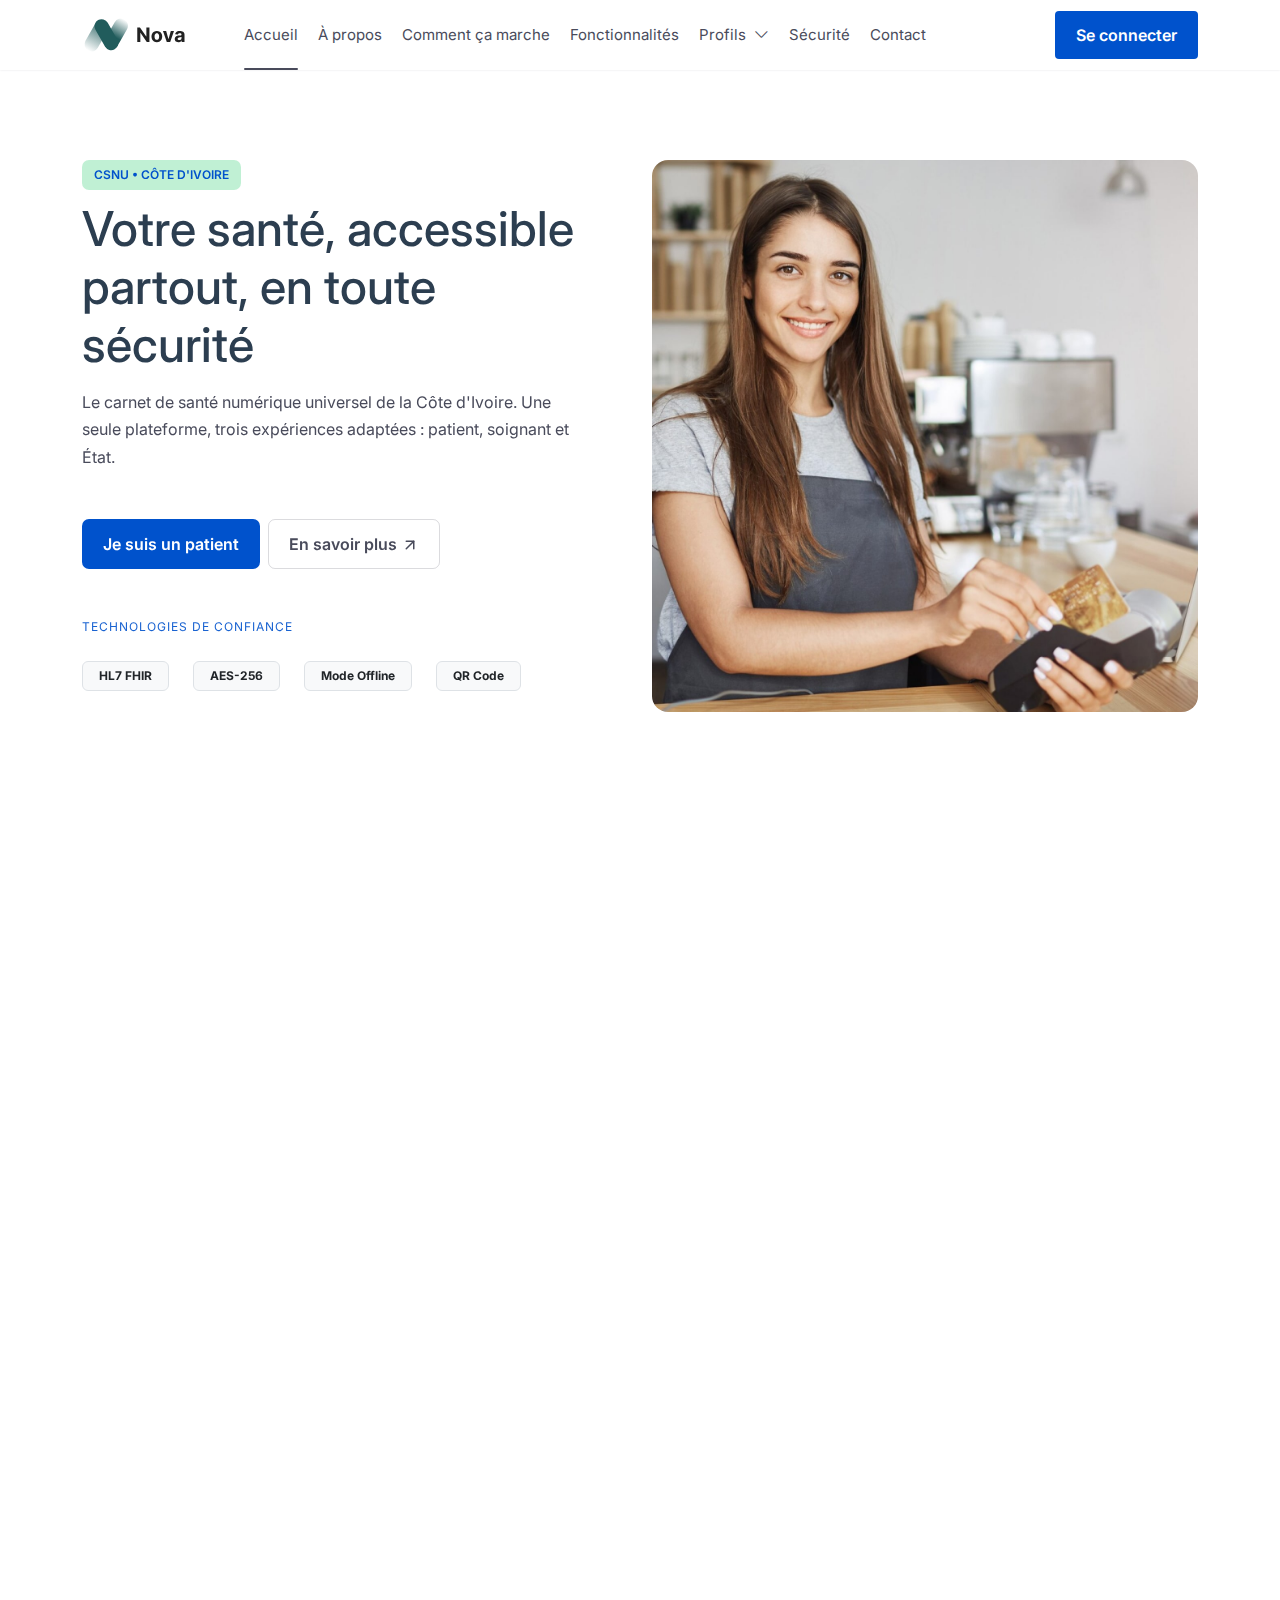
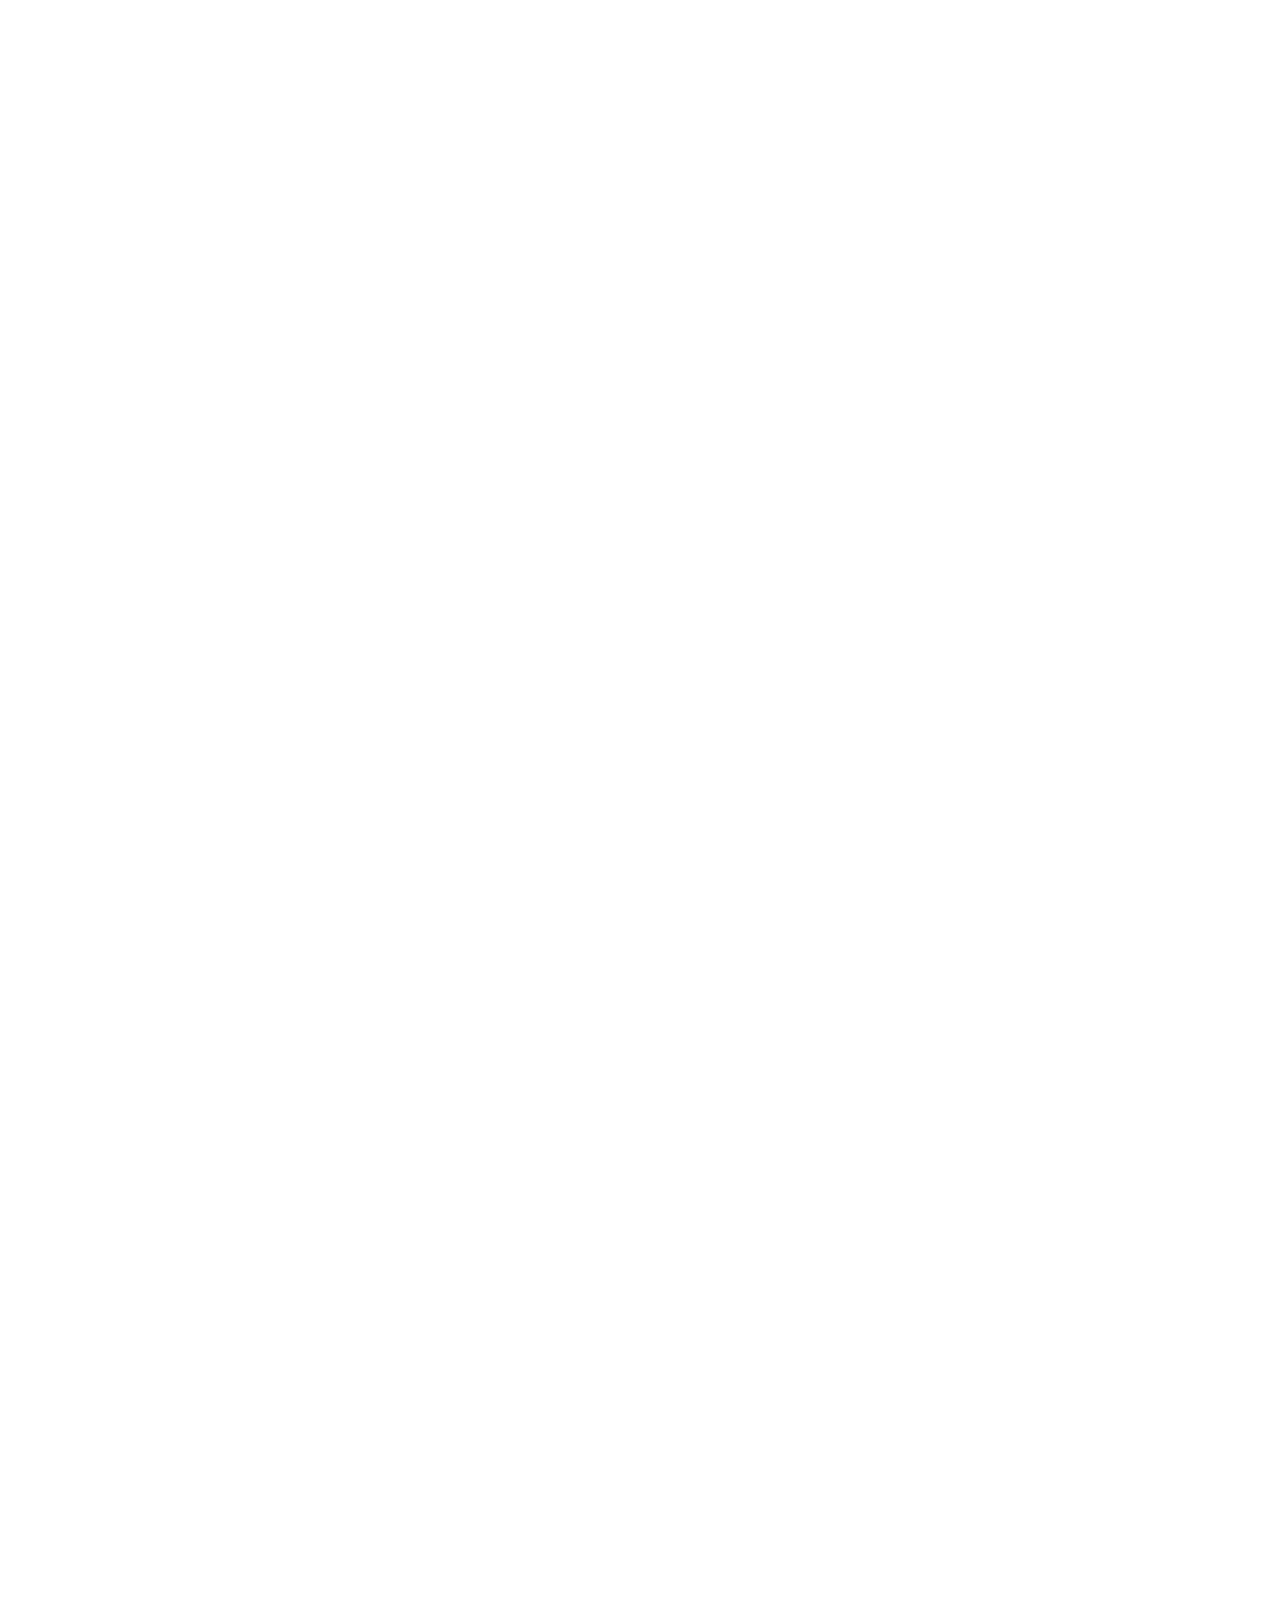
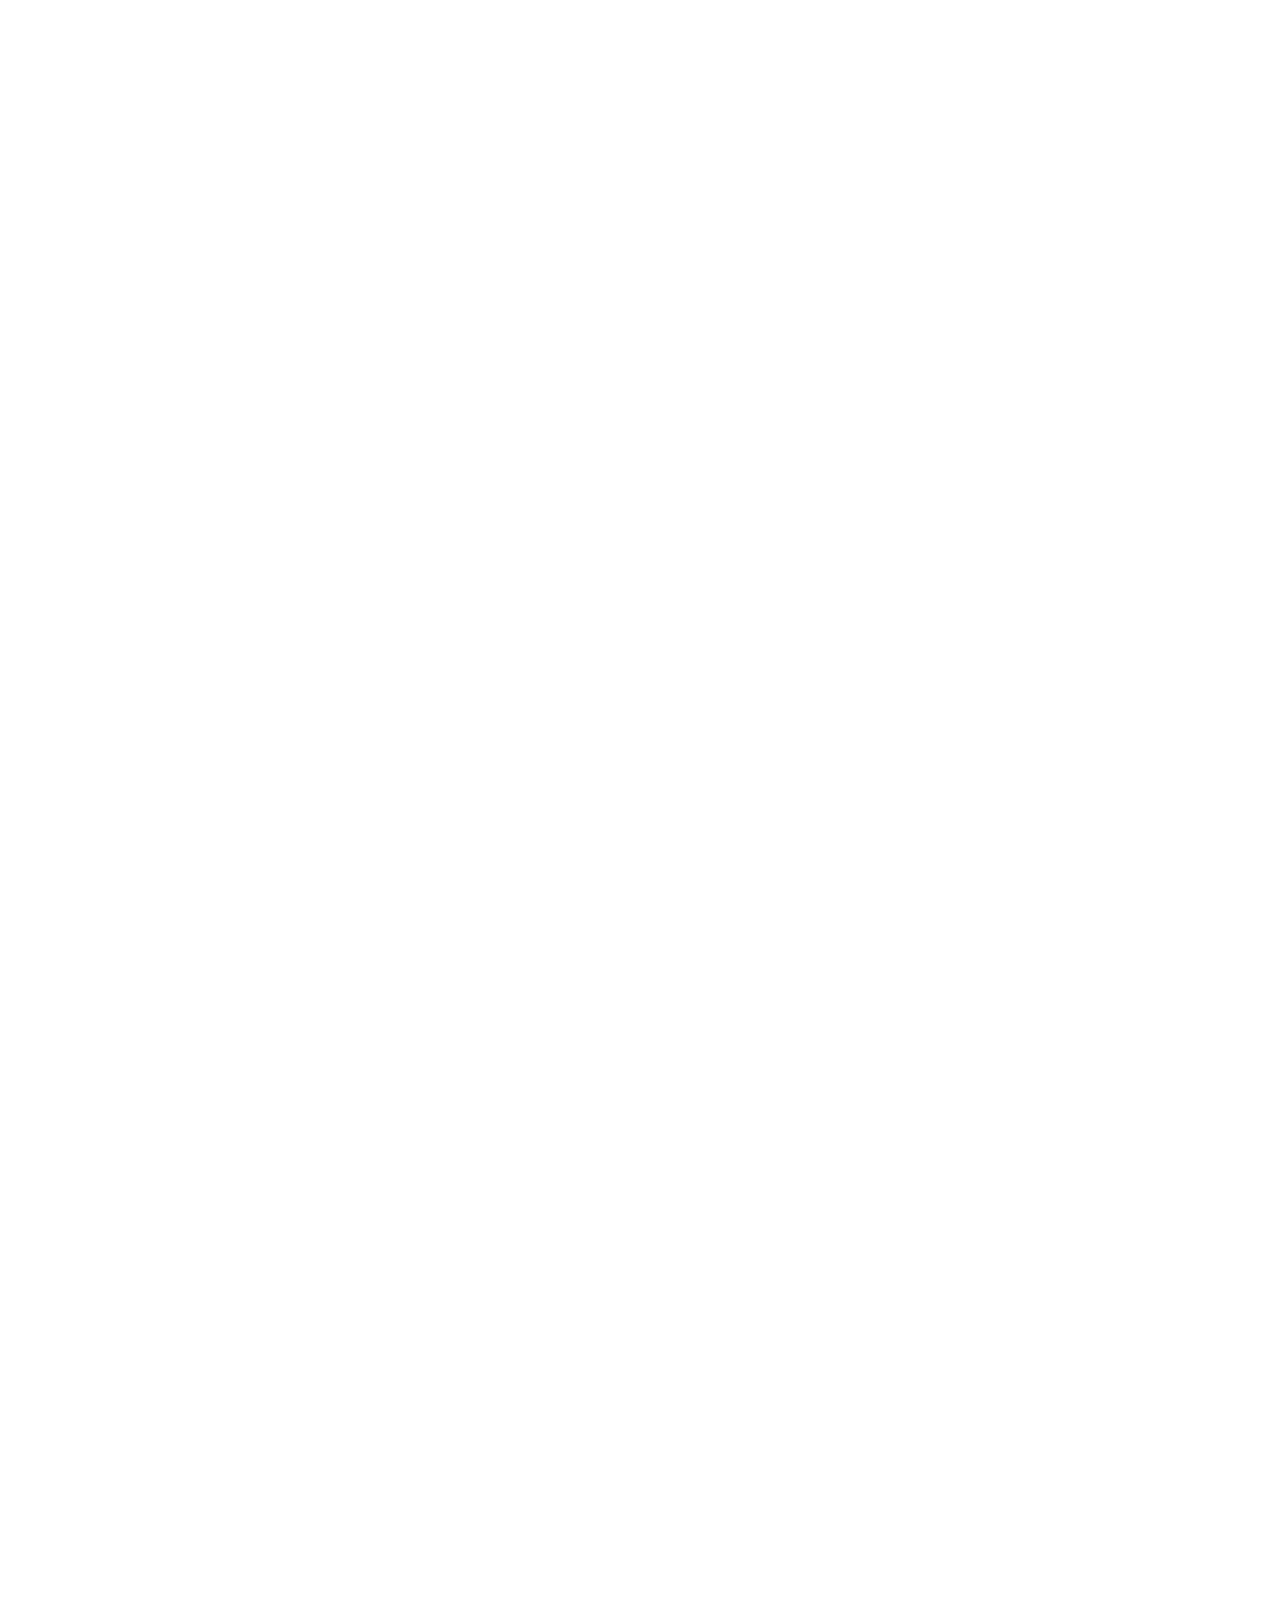
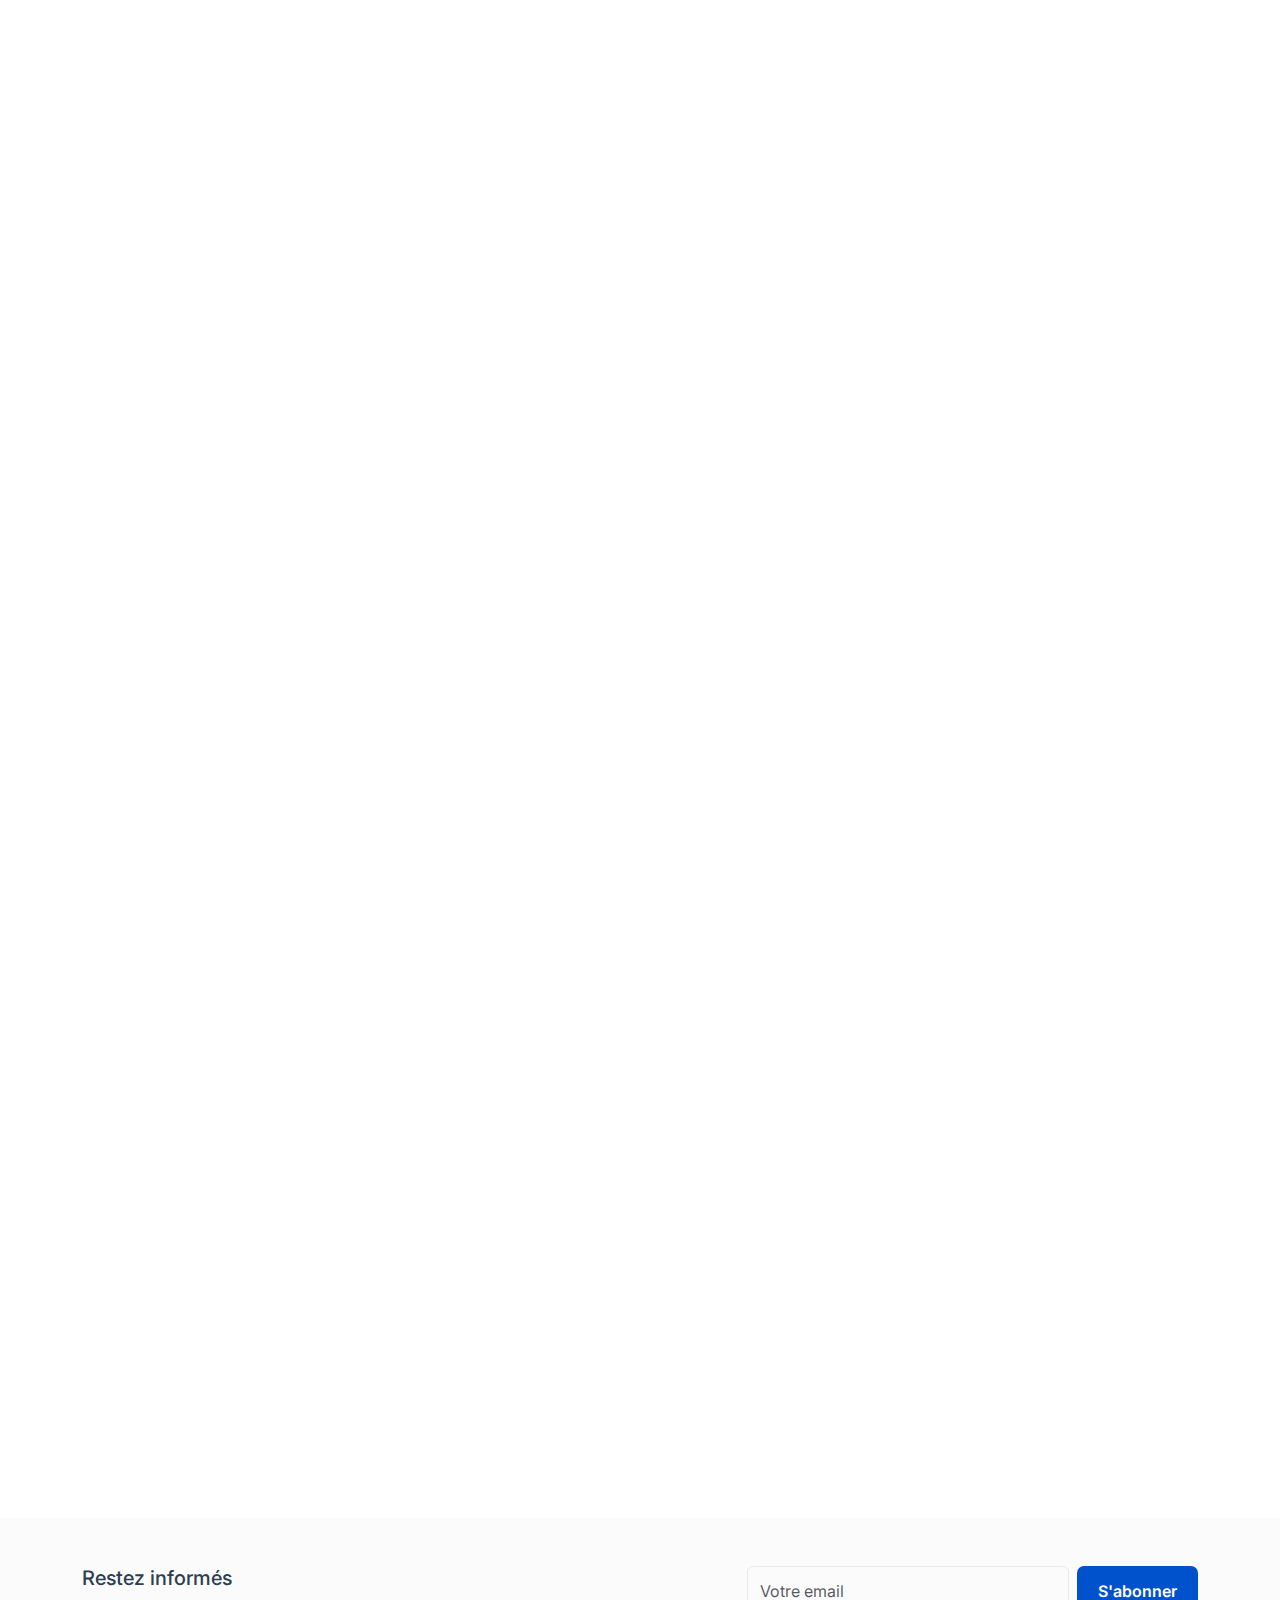
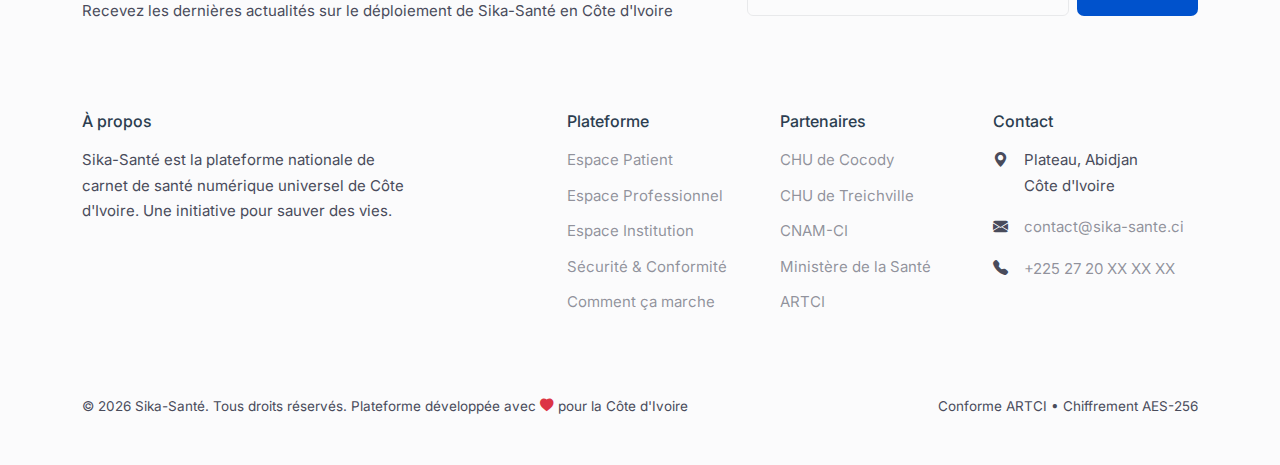
<file: index.html>
<!DOCTYPE html>
<html lang="fr">
  <head>
    <meta charset="utf-8">
    <meta name="viewport" content="width=device-width, initial-scale=1">
    <title>Sika-Santé — Carnet de Santé Numérique Universel de Côte d'Ivoire</title>
    <meta name="description" content="Plateforme ivoirienne pour un carnet de santé numérique universel, sécurisé et accessible en temps réel.">
     
    <!-- ======= Google Font =======-->
    <link rel="preconnect" href="https://fonts.googleapis.com">
    <link rel="preconnect" href="https://fonts.gstatic.com" crossorigin="">
    <link href="https://fonts.googleapis.com/css2?family=Inter:wght@100..900&amp;display=swap" rel="stylesheet">
    <!-- End Google Font-->
    
    <!-- ======= Styles =======-->
    <link href="assets/vendors/bootstrap/bootstrap.min.css" rel="stylesheet">
    <link href="assets/vendors/bootstrap-icons/font/bootstrap-icons.min.css" rel="stylesheet">
    <link href="assets/vendors/glightbox/glightbox.min.css" rel="stylesheet">
    <link href="assets/vendors/swiper/swiper-bundle.min.css" rel="stylesheet">
    <link href="assets/vendors/aos/aos.css" rel="stylesheet">
    <!-- End Styles-->
    
    <!-- ======= Theme Style =======-->
    <link href="assets/css/style.css" rel="stylesheet">
    <!-- End Theme Style-->
    
    <!-- ======= Apply theme =======-->
    <script>
      // Apply the theme as early as possible to avoid flicker
      (function() {
      const storedTheme = localStorage.getItem('theme') || 'light';
      document.documentElement.setAttribute('data-bs-theme', storedTheme);
      })();
    </script>
  </head>
  <body>
    
    
    <!-- ======= Site Wrap =======-->
    <div class="site-wrap">
      
      
      <!-- ======= Header =======-->
      <header class="fbs__net-navbar navbar navbar-expand-lg dark" aria-label="Navigation principale Sika-Sante">
        <div class="container d-flex align-items-center justify-content-between">
          
          
          <!-- Start Logo-->
          <a class="navbar-brand w-auto" href="index.html">
            <!-- logo dark--><img class="logo dark img-fluid" src="assets/images/logo-dark.svg" alt="Logo Sika-Sante"> 
            
            <!-- logo light--><img class="logo light img-fluid" src="assets/images/logo-light.svg" alt="Logo Sika-Sante">
            
            </a>
          <!-- End Logo-->
          
          <!-- Start offcanvas-->
          <div class="offcanvas offcanvas-start w-75" id="fbs__net-navbars" tabindex="-1" aria-labelledby="fbs__net-navbarsLabel">
            
            
            <div class="offcanvas-header">
              <div class="offcanvas-header-logo">
                <a class="logo-link" id="fbs__net-navbarsLabel" href="index.html">
                  
                  
                  <!-- logo dark--><img class="logo dark img-fluid" src="assets/images/logo-dark.svg" alt="Logo Sika-Sante"> 
                  
                  <!-- logo light--><img class="logo light img-fluid" src="assets/images/logo-light.svg" alt="Logo Sika-Sante"></a>
                
              </div>
              <button class="btn-close btn-close-black" type="button" data-bs-dismiss="offcanvas" aria-label="Close"></button>
            </div>
            
            <div class="offcanvas-body align-items-lg-center">
              
              
              <ul class="navbar-nav nav me-auto ps-lg-5 mb-2 mb-lg-0">
                <li class="nav-item"><a class="nav-link scroll-link active" aria-current="page" href="#home">Accueil</a></li>
                <li class="nav-item"><a class="nav-link scroll-link" href="#about">À propos</a></li>
                <li class="nav-item"><a class="nav-link scroll-link" href="#how-it-works">Comment ça marche</a></li>
                <li class="nav-item"><a class="nav-link scroll-link" href="#features">Fonctionnalités</a></li>
                <li class="nav-item dropdown"><a class="nav-link dropdown-toggle" href="#" data-bs-toggle="dropdown" aria-expanded="false">Profils <i class="bi bi-chevron-down"></i></a>

                  <ul class="dropdown-menu">
                    <li><a class="nav-link scroll-link dropdown-item" href="#patient">Patient</a></li>
                    <li><a class="nav-link scroll-link dropdown-item" href="#pro">Professionnel</a></li>
                    <li><a class="nav-link scroll-link dropdown-item" href="#etat">Institution</a></li>
                  </ul>

                </li>
                <li class="nav-item"><a class="nav-link scroll-link" href="#securite">Sécurité</a></li>
                <li class="nav-item"><a class="nav-link scroll-link" href="#contact">Contact</a></li>
              </ul>
              
            </div>
          </div>
          <!-- End offcanvas-->
          
          <div class="ms-auto w-auto">
            

            <div class="header-social d-flex align-items-center gap-1"><a class="btn btn-primary py-2" href="connexion.html">Se connecter</a>
              
              <button class="fbs__net-navbar-toggler justify-content-center align-items-center ms-auto" data-bs-toggle="offcanvas" data-bs-target="#fbs__net-navbars" aria-controls="fbs__net-navbars" aria-label="Toggle navigation" aria-expanded="false">
                <svg class="fbs__net-icon-menu" xmlns="http://www.w3.org/2000/svg" width="24" height="24" viewbox="0 0 24 24" fill="none" stroke="currentColor" stroke-width="2" stroke-linecap="round" stroke-linejoin="round">
                  <line x1="21" x2="3" y1="6" y2="6"></line>
                  <line x1="15" x2="3" y1="12" y2="12"></line>
                  <line x1="17" x2="3" y1="18" y2="18"></line>
                </svg>
                <svg class="fbs__net-icon-close" xmlns="http://www.w3.org/2000/svg" width="24" height="24" viewbox="0 0 24 24" fill="none" stroke="currentColor" stroke-width="2" stroke-linecap="round" stroke-linejoin="round">
                  <path d="M18 6 6 18"></path>
                  <path d="m6 6 12 12"></path>
                </svg>
              </button>
              
            </div>
            
          </div>
        </div>
      </header>
      <!-- End Header-->
      
      <!-- ======= Main =======-->
      <main>
        
        
        <!-- ======= Hero =======-->
        <section class="hero__v6 section" id="home">
          <div class="container">
            <div class="row">
              <div class="col-lg-6 mb-4 mb-lg-0">
                <div class="row">
                  <div class="col-lg-11"><span class="hero-subtitle text-uppercase" data-aos="fade-up" data-aos-delay="0">CSNU • Côte d'Ivoire</span>
                    <h1 class="hero-title mb-3" data-aos="fade-up" data-aos-delay="100">Votre santé, accessible partout, en toute sécurité</h1>
                    <p class="hero-description mb-4 mb-lg-5" data-aos="fade-up" data-aos-delay="200">Le carnet de santé numérique universel de la Côte d'Ivoire. Une seule plateforme, trois expériences adaptées : patient, soignant et État.</p>
                    <div class="cta d-flex gap-2 mb-4 mb-lg-5" data-aos="fade-up" data-aos-delay="300"><a class="btn" href="#patient">Je suis un patient</a><a class="btn btn-white-outline" href="#about">En savoir plus
                        <svg class="lucide lucide-arrow-up-right" xmlns="http://www.w3.org/2000/svg" width="18" height="18" viewbox="0 0 24 24" fill="none" stroke="currentColor" stroke-width="2" stroke-linecap="round" stroke-linejoin="round">
                          <path d="M7 7h10v10"></path>
                          <path d="M7 17 17 7"></path>
                        </svg></a></div>
                    <div class="logos mb-4" data-aos="fade-up" data-aos-delay="400"><span class="logos-title text-uppercase mb-4 d-block">Technologies de confiance</span>
                      <div class="logos-images d-flex gap-4 align-items-center flex-wrap">
                        <span class="badge bg-light text-dark border px-3 py-2">HL7 FHIR</span>
                        <span class="badge bg-light text-dark border px-3 py-2">AES-256</span>
                        <span class="badge bg-light text-dark border px-3 py-2">Mode Offline</span>
                        <span class="badge bg-light text-dark border px-3 py-2">QR Code</span>
                      </div>
                    </div>
                  </div>
                </div>
              </div>
              <div class="col-lg-6">
                <div class="hero-img"><img class="img-main img-fluid rounded-4" src="assets/images/hero-img-1-min.jpg" alt="Professionnels de sante utilisant Sika-Sante" data-aos="fade-in" data-aos-delay="500"></div>
              </div>
            </div>
          </div>
          <!-- End Hero-->
        </section>
        <!-- End Hero-->
        
        <!-- ======= About =======-->
        <section class="about__v4 section" id="about">
          <div class="container">
            <div class="row">
              <div class="col-md-6 order-md-2">
                <div class="row justify-content-end">
                  <div class="col-md-11 mb-4 mb-md-0"><span class="subtitle text-uppercase mb-3" data-aos="fade-up" data-aos-delay="0">À propos</span>
                    <h2 class="mb-4" data-aos="fade-up" data-aos-delay="100">Sauver des vies grâce à l'accès immédiat aux informations médicales</h2>
                    <div data-aos="fade-up" data-aos-delay="200">
                      <p>Sika-Santé (Santé précieuse) est la plateforme nationale de carnet de santé numérique universel de Côte d'Ivoire. Notre mission : éliminer la perte de dossiers médicaux et permettre un accès instantané aux informations vitales lors des urgences et transferts entre établissements.</p>
                      <p>Avec un accès sécurisé via CMU, QR Code ou NFC, nous connectons patients, professionnels de santé et institutions publiques sur une plateforme unique, conforme aux standards HL7 FHIR et aux exigences de l'ARTCI.</p>
                    </div>
                    <h4 class="small fw-bold mt-4 mb-3" data-aos="fade-up" data-aos-delay="300">Nos valeurs fondamentales</h4>
                    <ul class="d-flex flex-row flex-wrap list-unstyled gap-3 features" data-aos="fade-up" data-aos-delay="400">
                      <li class="d-flex align-items-center gap-2"><span class="icon rounded-circle text-center"><i class="bi bi-check"></i></span><span class="text">Sécurité</span></li>
                      <li class="d-flex align-items-center gap-2"><span class="icon rounded-circle text-center"><i class="bi bi-check"></i></span><span class="text">Accessibilité</span></li>
                      <li class="d-flex align-items-center gap-2"><span class="icon rounded-circle text-center"><i class="bi bi-check"></i></span><span class="text">Confidentialité</span></li>
                      <li class="d-flex align-items-center gap-2"><span class="icon rounded-circle text-center"><i class="bi bi-check"></i></span><span class="text">Innovation</span></li>
                      <li class="d-flex align-items-center gap-2"><span class="icon rounded-circle text-center"><i class="bi bi-check"></i></span><span class="text">Universalité</span></li>
                    </ul>
                  </div>
                </div>
              </div>
              <div class="col-md-6"> 
                <div class="img-wrap position-relative"><img class="img-fluid rounded-4" src="assets/images/about_2-min.jpg" alt="Equipe Sika-Sante en contexte medical" data-aos="fade-up" data-aos-delay="0">
                  <div class="mission-statement p-4 rounded-4 d-flex gap-4" data-aos="fade-up" data-aos-delay="100">
                    <div class="mission-icon text-center rounded-circle"><i class="bi bi-heart-pulse fs-4"></i></div>
                    <div>
                      <h3 class="text-uppercase fw-bold">Notre Mission</h3>
                      <p class="fs-5 mb-0">Sauver des vies en garantissant l'accès immédiat et sécurisé aux informations médicales vitales, partout en Côte d'Ivoire.</p>
                    </div>
                  </div>
                </div>
              </div>
            </div>
          </div>
        </section>
        <!-- End About-->
        
        <!-- ======= Features =======-->
        <section class="section features__v2" id="features">
          <div class="container">
            <div class="row">
              <div class="col-12">
                <div class="d-lg-flex p-5 rounded-4 content" data-aos="fade-in" data-aos-delay="0">
                  <div class="row">
                    <div class="col-lg-5 mb-5 mb-lg-0" data-aos="fade-up" data-aos-delay="0">
                      <div class="row">
                        <div class="col-lg-11">
                          <div class="h-100 flex-column justify-content-between d-flex">
                            <div>
                              <h2 class="mb-4">Pourquoi Sika-Santé ?</h2>
                              <p class="mb-5">Une plateforme complète qui répond aux besoins de tous les acteurs de la santé en Côte d'Ivoire. Sécurité maximale, accessibilité universelle et conformité réglementaire garanties.</p>
                            </div>
                            <div class="align-self-start"><a class="btn btn-primary d-inline-flex align-items-center gap-2" href="#how-it-works"><i class="bi bi-arrow-right"></i> Découvrir comment ça marche</a></div>
                          </div>
                        </div>
                      </div>
                    </div>
                    <div class="col-lg-7">
                      <div class="row justify-content-end">
                        <div class="col-lg-11">
                          <div class="row">
                            <div class="col-sm-6" data-aos="fade-up" data-aos-delay="0">
                              <div class="icon text-center mb-4"><i class="bi bi-qr-code-scan fs-4"></i></div>
                              <h3 class="fs-6 fw-bold mb-3">Accès Rapide</h3>
                              <p>QR Code, NFC ou CMU pour un accès instantané aux informations vitales.</p>
                            </div>
                            <div class="col-sm-6" data-aos="fade-up" data-aos-delay="100">
                              <div class="icon text-center mb-4"><i class="bi bi-cloud-check fs-4"></i></div>
                              <h3 class="fs-6 fw-bold mb-3">Mode Offline</h3>
                              <p>Consultez les données essentielles même sans connexion internet.</p>
                            </div>
                            <div class="col-sm-6" data-aos="fade-up" data-aos-delay="200">
                              <div class="icon text-center mb-4"><i class="bi bi-file-earmark-medical fs-4"></i></div>
                              <h3 class="fs-6 fw-bold mb-3">Dossier Complet</h3>
                              <p>Historique consultations, ordonnances, vaccinations et examens.</p>
                            </div>
                            <div class="col-sm-6" data-aos="fade-up" data-aos-delay="300">
                              <div class="icon text-center mb-4"><i class="bi bi-shield-lock fs-4"></i></div>
                              <h3 class="fs-6 fw-bold mb-3">Sécurité Maximale</h3>
                              <p>Chiffrement AES-256, consentement OTP et traçabilité des accès.</p>
                            </div>
                          </div>
                        </div>
                      </div>
                    </div>
                  </div>
                </div>
              </div>
            </div>
          </div>
        </section>
        <!-- End Features-->
        
        <!-- ======= Profils =======-->
        <section class="section pricing__v2" id="profils">
          <div class="container">
            <div class="row mb-5">
              <div class="col-md-6 mx-auto text-center"><span class="subtitle text-uppercase mb-3" data-aos="fade-up" data-aos-delay="0">Trois profils</span>
                <h2 class="mb-3" data-aos="fade-up" data-aos-delay="100">Une plateforme pour tous</h2>
                <p data-aos="fade-up" data-aos-delay="200">Chaque utilisateur dispose d'une interface adaptée à ses besoins spécifiques</p>
              </div>
            </div>
            <div class="row g-4">
              <div class="col-md-4 mb-4 mb-md-0" data-aos="fade-up" data-aos-delay="300" id="patient">
                <div class="p-5 rounded-4 price-table h-100">
                  <div class="mb-4"><i class="bi bi-person-heart fs-1 text-primary"></i></div>
                  <h3>Patient</h3>
                  <p class="mb-4">Accédez à votre dossier médical, vos rendez-vous et autorisez les professionnels à consulter vos données.</p>
                  <ul class="list-unstyled mb-4">
                    <li class="mb-2"><i class="bi bi-check-circle text-success me-2"></i>Fiche d'urgence</li>
                    <li class="mb-2"><i class="bi bi-check-circle text-success me-2"></i>Historique consultations</li>
                    <li class="mb-2"><i class="bi bi-check-circle text-success me-2"></i>Rappels vaccins/médicaments</li>
                    <li class="mb-2"><i class="bi bi-check-circle text-success me-2"></i>QR Code personnel</li>
                  </ul>
                  <div><a class="btn" href="#contact">En savoir plus</a></div>
                </div>
              </div>
              <div class="col-md-4 mb-4 mb-md-0" data-aos="fade-up" data-aos-delay="400" id="pro">
                <div class="p-5 rounded-4 price-table popular h-100">
                  <div class="mb-4"><i class="bi bi-hospital fs-1 text-primary"></i></div>
                  <h3>Professionnel de santé</h3>
                  <p class="mb-4">Interface rapide pour scanner, consulter et prescrire en toute sécurité.</p>
                  <ul class="list-unstyled mb-4">
                    <li class="mb-2"><i class="bi bi-check-circle text-success me-2"></i>Scanner QR/NFC</li>
                    <li class="mb-2"><i class="bi bi-check-circle text-success me-2"></i>Infos vitales instantanées</li>
                    <li class="mb-2"><i class="bi bi-check-circle text-success me-2"></i>Saisie rapide consultation</li>
                    <li class="mb-2"><i class="bi bi-check-circle text-success me-2"></i>E-Ordonnances</li>
                    <li class="mb-2"><i class="bi bi-check-circle text-success me-2"></i>Mode offline</li>
                  </ul>
                  <div><a class="btn btn-white hover-outline" href="#contact">En savoir plus</a></div>
                </div>
              </div>
              <div class="col-md-4" data-aos="fade-up" data-aos-delay="500" id="etat">
                <div class="p-5 rounded-4 price-table h-100">
                  <div class="mb-4"><i class="bi bi-building fs-1 text-primary"></i></div>
                  <h3>Institution / État</h3>
                  <p class="mb-4">Tableau de bord épidémiologique anonymisé pour des décisions rapides et ciblées.</p>
                  <ul class="list-unstyled mb-4">
                    <li class="mb-2"><i class="bi bi-check-circle text-success me-2"></i>Cartes épidémiologiques</li>
                    <li class="mb-2"><i class="bi bi-check-circle text-success me-2"></i>Indicateurs temps réel</li>
                    <li class="mb-2"><i class="bi bi-check-circle text-success me-2"></i>Alertes sanitaires</li>
                    <li class="mb-2"><i class="bi bi-check-circle text-success me-2"></i>Rapports anonymisés</li>
                  </ul>
                  <div><a class="btn" href="#contact">En savoir plus</a></div>
                </div>
              </div>
            </div>
          </div>
        </section>
        <!-- End Profils-->
        
        <!-- ======= How it works =======-->
        <section class="section howitworks__v1" id="how-it-works">
          <div class="container">
            <div class="row mb-5">
              <div class="col-md-7 text-center mx-auto"><span class="subtitle text-uppercase mb-3" data-aos="fade-up" data-aos-delay="0">Comment ça marche</span>
                <h2 data-aos="fade-up" data-aos-delay="100">Simple et rapide</h2>
                <p data-aos="fade-up" data-aos-delay="200">De l'inscription à l'utilisation quotidienne, Sika-Santé vous accompagne à chaque étape</p>
              </div>
            </div>
            <div class="row g-md-5">
              <div class="col-md-6 col-lg-3">
                <div class="step-card text-center h-100 d-flex flex-column justify-content-start position-relative" data-aos="fade-up" data-aos-delay="0">
                  <div data-aos="fade-right" data-aos-delay="500"><img class="arch-line" src="assets/images/arch-line.svg" alt="Étape 1"></div><span class="step-number rounded-circle text-center fw-bold mb-5 mx-auto">1</span>
                  <div>
                    <h3 class="fs-5 mb-4">Inscription</h3>
                    <p>Créez votre compte avec votre numéro CMU. Vérification par OTP SMS sécurisée.</p>
                  </div>
                </div>
              </div>
              <div class="col-md-6 col-lg-3" data-aos="fade-up" data-aos-delay="600">
                <div class="step-card reverse text-center h-100 d-flex flex-column justify-content-start position-relative">
                  <div data-aos="fade-right" data-aos-delay="1100"><img class="arch-line reverse" src="assets/images/arch-line-reverse.svg" alt="Étape 2"></div><span class="step-number rounded-circle text-center fw-bold mb-5 mx-auto">2</span>
                  <h3 class="fs-5 mb-4">Profil médical</h3>
                  <p>Renseignez vos informations vitales : groupe sanguin, allergies, pathologies chroniques.</p>
                </div>
              </div>
              <div class="col-md-6 col-lg-3" data-aos="fade-up" data-aos-delay="1200">
                <div class="step-card text-center h-100 d-flex flex-column justify-content-start position-relative">
                  <div data-aos="fade-right" data-aos-delay="1700"><img class="arch-line" src="assets/images/arch-line.svg" alt="Étape 3"></div><span class="step-number rounded-circle text-center fw-bold mb-5 mx-auto">3</span>
                  <h3 class="fs-5 mb-4">QR Code personnel</h3>
                  <p>Recevez votre QR Code unique pour un accès instantané en cas d'urgence.</p>
                </div>
              </div>
              <div class="col-md-6 col-lg-3" data-aos="fade-up" data-aos-delay="1800">
                <div class="step-card last text-center h-100 d-flex flex-column justify-content-start position-relative"><span class="step-number rounded-circle text-center fw-bold mb-5 mx-auto">4</span>
                  <div>
                    <h3 class="fs-5 mb-4">Utilisez partout</h3>
                    <p>Consultations, transferts, urgences : votre dossier vous suit dans tous les établissements.</p>
                  </div>
                </div>
              </div>
            </div>
          </div>
        </section>
        <!-- End How it works-->
        
        <!-- ======= Stats =======-->
        <section class="stats__v3 section">
          <div class="container">
            <div class="row">
              <div class="col-12">
                <div class="d-flex flex-wrap content rounded-4" data-aos="fade-up" data-aos-delay="0">
                  <div class="rounded-borders">
                    <div class="rounded-border-1"></div>
                    <div class="rounded-border-2"></div>
                    <div class="rounded-border-3"></div>
                  </div>
                  <div class="col-12 col-sm-6 col-md-4 mb-4 mb-md-0 text-center" data-aos="fade-up" data-aos-delay="100">
                    <div class="stat-item">
                      <h3 class="fs-1 fw-bold"><span class="purecounter" data-purecounter-start="0" data-purecounter-end="100" data-purecounter-duration="2">0</span><span>%</span></h3>
                      <p class="mb-0">Accès en temps réel</p>
                    </div>
                  </div>
                  <div class="col-12 col-sm-6 col-md-4 mb-4 mb-md-0 text-center" data-aos="fade-up" data-aos-delay="200">
                    <div class="stat-item">
                      <h3 class="fs-1 fw-bold"> <span class="purecounter" data-purecounter-start="0" data-purecounter-end="24" data-purecounter-duration="2">0</span><span>/7</span></h3>
                      <p class="mb-0">Disponibilité</p>
                    </div>
                  </div>
                  <div class="col-12 col-sm-6 col-md-4 mb-4 mb-md-0 text-center" data-aos="fade-up" data-aos-delay="300">
                    <div class="stat-item">
                      <h3 class="fs-1 fw-bold"><span class="purecounter" data-purecounter-start="0" data-purecounter-end="256" data-purecounter-duration="2">0</span><span>-bit</span></h3>
                      <p class="mb-0">Chiffrement AES</p>
                    </div>
                  </div>
                </div>
              </div>
            </div>
          </div>
        </section>
        <!-- End Stats-->
        
        <!-- ======= Cas d'usage =======-->
        <section class="section services__v3" id="securite">
          <div class="container">
            <div class="row mb-5">
              <div class="col-md-8 mx-auto text-center"><span class="subtitle text-uppercase mb-3" data-aos="fade-up" data-aos-delay="0">Cas d'usage</span>
                <h2 class="mb-3" data-aos="fade-up" data-aos-delay="100">Sauver des vies au quotidien</h2>
                <p data-aos="fade-up" data-aos-delay="200">Des situations réelles où Sika-Santé fait la différence</p>
              </div>
            </div>
            <div class="row g-4">
              <div class="col-md-6 col-lg-4" data-aos="fade-up" data-aos-delay="0">
                <div class="service-card p-4 rounded-4 h-100 d-flex flex-column justify-content-between gap-5">
                  <div>
                    <div class="icon mb-4 text-center"><i class="bi bi-heart-pulse-fill fs-1 text-danger"></i></div>
                    <h3 class="fs-5 mb-3">Urgence vitale</h3>
                    <p class="mb-4">Un patient inconscient arrive aux urgences. Le médecin scanne son QR Code et accède instantanément à son groupe sanguin O+ et son allergie à la pénicilline, évitant un choc anaphylactique.</p>
                  </div>
                  <div class="text-muted small">
                    <i class="bi bi-clock me-2"></i>Accès en moins de 10 secondes
                  </div>
                </div>
              </div>
              <div class="col-md-6 col-lg-4" data-aos="fade-up" data-aos-delay="100">
                <div class="service-card p-4 rounded-4 h-100 d-flex flex-column justify-content-between gap-5">
                  <div>
                    <div class="icon mb-4 text-center"><i class="bi bi-hospital fs-1 text-primary"></i></div>
                    <h3 class="fs-5 mb-3">Transfert inter-CHU</h3>
                    <p class="mb-4">Un patient diabétique est transféré du CHU de Treichville au CHU d'Angré. L'équipe accueillante consulte immédiatement son traitement, évitant toute interruption thérapeutique.</p>
                  </div>
                  <div class="text-muted small">
                    <i class="bi bi-arrow-left-right me-2"></i>Continuité des soins assurée
                  </div>
                </div>
              </div>
              <div class="col-md-6 col-lg-4" data-aos="fade-up" data-aos-delay="200">
                <div class="service-card p-4 rounded-4 h-100 d-flex flex-column justify-content-between gap-5">
                  <div>
                    <div class="icon mb-4 text-center"><i class="bi bi-prescription2 fs-1 text-success"></i></div>
                    <h3 class="fs-5 mb-3">Ordonnance sécurisée</h3>
                    <p class="mb-4">Un médecin génère une ordonnance avec QR Code unique. Le pharmacien la scanne pour vérifier son authenticité et éviter les contrefaçons, protégeant ainsi le patient.</p>
                  </div>
                  <div class="text-muted small">
                    <i class="bi bi-shield-check me-2"></i>Anti-contrefaçon garantie
                  </div>
                </div>
              </div>
              <div class="col-md-6 col-lg-4" data-aos="fade-up" data-aos-delay="300">
                <div class="service-card p-4 rounded-4 h-100 d-flex flex-column justify-content-between gap-5">
                  <div>
                    <div class="icon mb-4 text-center"><i class="bi bi-graph-up fs-1 text-warning"></i></div>
                    <h3 class="fs-5 mb-3">Surveillance épidémiologique</h3>
                    <p class="mb-4">Le Ministère de la Santé détecte un pic de cas de paludisme dans une région via le dashboard. Intervention rapide avec distribution ciblée de moustiquaires.</p>
                  </div>
                  <div class="text-muted small">
                    <i class="bi bi-geo-alt me-2"></i>Détection en temps réel
                  </div>
                </div>
              </div>
              <div class="col-md-6 col-lg-4" data-aos="fade-up" data-aos-delay="400">
                <div class="service-card p-4 rounded-4 h-100 d-flex flex-column justify-content-between gap-5">
                  <div>
                    <div class="icon mb-4 text-center"><i class="bi bi-bell fs-1 text-info"></i></div>
                    <h3 class="fs-5 mb-3">Rappel vaccinal</h3>
                    <p class="mb-4">Une mère reçoit un SMS automatique 3 jours avant le vaccin PEV de son bébé. Accès au calendrier vaccinal complet dans l'application mobile.</p>
                  </div>
                  <div class="text-muted small">
                    <i class="bi bi-phone me-2"></i>Notifications SMS/App
                  </div>
                </div>
              </div>
              <div class="col-md-6 col-lg-4" data-aos="fade-up" data-aos-delay="500">
                <div class="service-card p-4 rounded-4 h-100 d-flex flex-column justify-content-between gap-5">
                  <div>
                    <div class="icon mb-4 text-center"><i class="bi bi-wifi-off fs-1 text-secondary"></i></div>
                    <h3 class="fs-5 mb-3">Zone rurale offline</h3>
                    <p class="mb-4">Un infirmier en zone blanche consulte les données vitales d'un patient via le mode offline. Synchronisation automatique dès le retour de connexion.</p>
                  </div>
                  <div class="text-muted small">
                    <i class="bi bi-cloud-download me-2"></i>Sync automatique
                  </div>
                </div>
              </div>
            </div>
          </div>
        </section>
        <!-- End Cas d'usage-->

        <!-- ======= Contact =======-->
        <section class="section contact__v2" id="contact">
          <div class="container">
            <div class="row mb-5">
              <div class="col-md-6 col-lg-7 mx-auto text-center"><span class="subtitle text-uppercase mb-3" data-aos="fade-up" data-aos-delay="0">Contact</span>
                <h2 class="h2 fw-bold mb-3" data-aos="fade-up" data-aos-delay="0">Demandez une démonstration</h2>
                <p data-aos="fade-up" data-aos-delay="100">Vous représentez un CHU, une clinique ou une institution de santé ? Contactez-nous pour une démonstration personnalisée.</p>
              </div>
            </div>
            <div class="row">
              <div class="col-md-6">
                <div class="d-flex gap-5 flex-column">
                  <div class="d-flex align-items-start gap-3" data-aos="fade-up" data-aos-delay="0">
                    <div class="icon d-block"><i class="bi bi-telephone"></i></div><span> <span class="d-block">Téléphone</span><strong>+225 27 20 XX XX XX</strong></span>
                  </div>
                  <div class="d-flex align-items-start gap-3" data-aos="fade-up" data-aos-delay="100">
                    <div class="icon d-block"><i class="bi bi-send"></i></div><span> <span class="d-block">Email</span><strong>contact@sika-sante.ci</strong></span>
                  </div>
                  <div class="d-flex align-items-start gap-3" data-aos="fade-up" data-aos-delay="200">
                    <div class="icon d-block"><i class="bi bi-geo-alt"></i></div><span> <span class="d-block">Adresse</span>
                      <address class="fw-bold">Plateau, Abidjan<br>Côte d'Ivoire</address></span>
                  </div>
                </div>
              </div>
              <div class="col-md-6">
                <div class="form-wrapper" data-aos="fade-up" data-aos-delay="300">
                  <form id="contactForm">
                    <div class="row gap-3 mb-3">
                      <div class="col-md-12">
                        <label class="mb-2" for="name">Nom complet</label>
                        <input class="form-control" id="name" type="text" name="name" required="" placeholder="Votre nom">
                      </div>
                      <div class="col-md-12">
                        <label class="mb-2" for="email">Email</label>
                        <input class="form-control" id="email" type="email" name="email" required="" placeholder="votre@email.com">
                      </div>
                    </div>
                    <div class="row gap-3 mb-3">
                      <div class="col-md-12">
                        <label class="mb-2" for="subject">Type d'établissement</label>
                        <select class="form-control" id="subject" name="subject">
                          <option>CHU / Hôpital public</option>
                          <option>Clinique privée</option>
                          <option>Centre de santé</option>
                          <option>Institution gouvernementale</option>
                          <option>Autre</option>
                        </select>
                      </div>
                    </div>
                    <div class="row gap-3 gap-md-0 mb-3">
                      <div class="col-md-12">
                        <label class="mb-2" for="message">Message</label>
                        <textarea class="form-control" id="message" name="message" rows="5" required="" placeholder="Parlez-nous de vos besoins..."></textarea>
                      </div>
                    </div>
                    <button class="btn btn-primary fw-semibold" type="submit">Envoyer la demande</button>
                  </form>
                  <div class="mt-3 d-none alert alert-success" id="successMessage">Votre message a été envoyé avec succès ! Nous vous contacterons rapidement.</div>
                  <div class="mt-3 d-none alert alert-danger" id="errorMessage">Échec de l'envoi. Veuillez réessayer plus tard.</div>
                </div>
              </div>
            </div>
          </div>
        </section>
        <!-- End Contact-->
        
        <!-- ======= Footer =======-->
        <footer class="footer pt-5 pb-5">
          <div class="container">
            <div class="row mb-5 pb-4">
              <div class="col-md-7">
                <h2 class="fs-5">Restez informés</h2>
                <p>Recevez les dernières actualités sur le déploiement de Sika-Santé en Côte d'Ivoire</p>
              </div>
              <div class="col-md-5">
                <form class="d-flex gap-2">
                  <input class="form-control" type="email" placeholder="Votre email" required="">
                  <button class="btn btn-primary fs-6" type="submit">S'abonner</button>
                </form>
              </div>
            </div>
            <div class="row justify-content-between mb-5 g-xl-5">
              <div class="col-md-4 mb-5 mb-lg-0">
                <h3 class="mb-3">À propos</h3>
                <p class="mb-4">Sika-Santé est la plateforme nationale de carnet de santé numérique universel de Côte d'Ivoire. Une initiative pour sauver des vies.</p>
              </div>
              <div class="col-md-7">
                <div class="row g-2">
                  <div class="col-md-6 col-lg-4 mb-4 mb-lg-0">
                    <h3 class="mb-3">Plateforme</h3>
                    <ul class="list-unstyled">
                      <li><a href="#patient">Espace Patient</a></li>
                      <li><a href="#pro">Espace Professionnel</a></li>
                      <li><a href="#etat">Espace Institution</a></li>
                      <li><a href="#securite">Sécurité & Conformité</a></li>
                      <li><a href="#how-it-works">Comment ça marche</a></li>
                    </ul>
                  </div>
                  <div class="col-md-6 col-lg-4 mb-4 mb-lg-0">
                    <h3 class="mb-3">Partenaires</h3>
                    <ul class="list-unstyled">
                      <li><a href="#">CHU de Cocody</a></li>
                      <li><a href="#">CHU de Treichville</a></li>
                      <li><a href="#">CNAM-CI</a></li>
                      <li><a href="#">Ministère de la Santé</a></li>
                      <li><a href="#">ARTCI</a></li>
                    </ul>
                  </div>
                  <div class="col-md-6 col-lg-4 mb-4 mb-lg-0 quick-contact">
                    <h3 class="mb-3">Contact</h3>
                    <p class="d-flex mb-3"><i class="bi bi-geo-alt-fill me-3"></i><span>Plateau, Abidjan<br>Côte d'Ivoire</span></p><a class="d-flex mb-3" href="mailto:contact@sika-sante.ci"><i class="bi bi-envelope-fill me-3"></i><span>contact@sika-sante.ci</span></a><a class="d-flex mb-3" href="tel://+22527200000"><i class="bi bi-telephone-fill me-3"></i><span>+225 27 20 XX XX XX</span></a>
                  </div>
                </div>
              </div>
            </div>
            <div class="row credits pt-3">
              <div class="col-xl-8 text-center text-xl-start mb-3 mb-xl-0">
                &copy;
                <script>document.write(new Date().getFullYear());</script> Sika-Santé.
                 Tous droits réservés. Plateforme développée avec <i class="bi bi-heart-fill text-danger"></i> pour la Côte d'Ivoire
              </div>
              <div class="col-xl-4 justify-content-start justify-content-xl-end quick-links d-flex flex-column flex-xl-row text-center text-xl-start gap-1">Conforme ARTCI • Chiffrement AES-256</div>
            </div>
          </div>
        </footer>
        <!-- End Footer-->
        
      </main>
    </div>
    
    <!-- ======= Back to Top =======-->
    <button id="back-to-top"><i class="bi bi-arrow-up-short"></i></button>
    <!-- End Back to top-->
    
    <!-- ======= Javascripts =======-->
    <script src="assets/vendors/bootstrap/bootstrap.bundle.min.js"></script>
    <script src="assets/vendors/gsap/gsap.min.js"></script>
    <script src="assets/vendors/glightbox/glightbox.min.js"></script>
    <script src="assets/vendors/swiper/swiper-bundle.min.js"></script>
    <script src="assets/vendors/aos/aos.js"></script>
    <script src="assets/vendors/purecounter/purecounter.js"></script>
    <script src="assets/js/custom.js"></script>
    <!-- End JavaScripts-->
  </body>
</html>
</file>
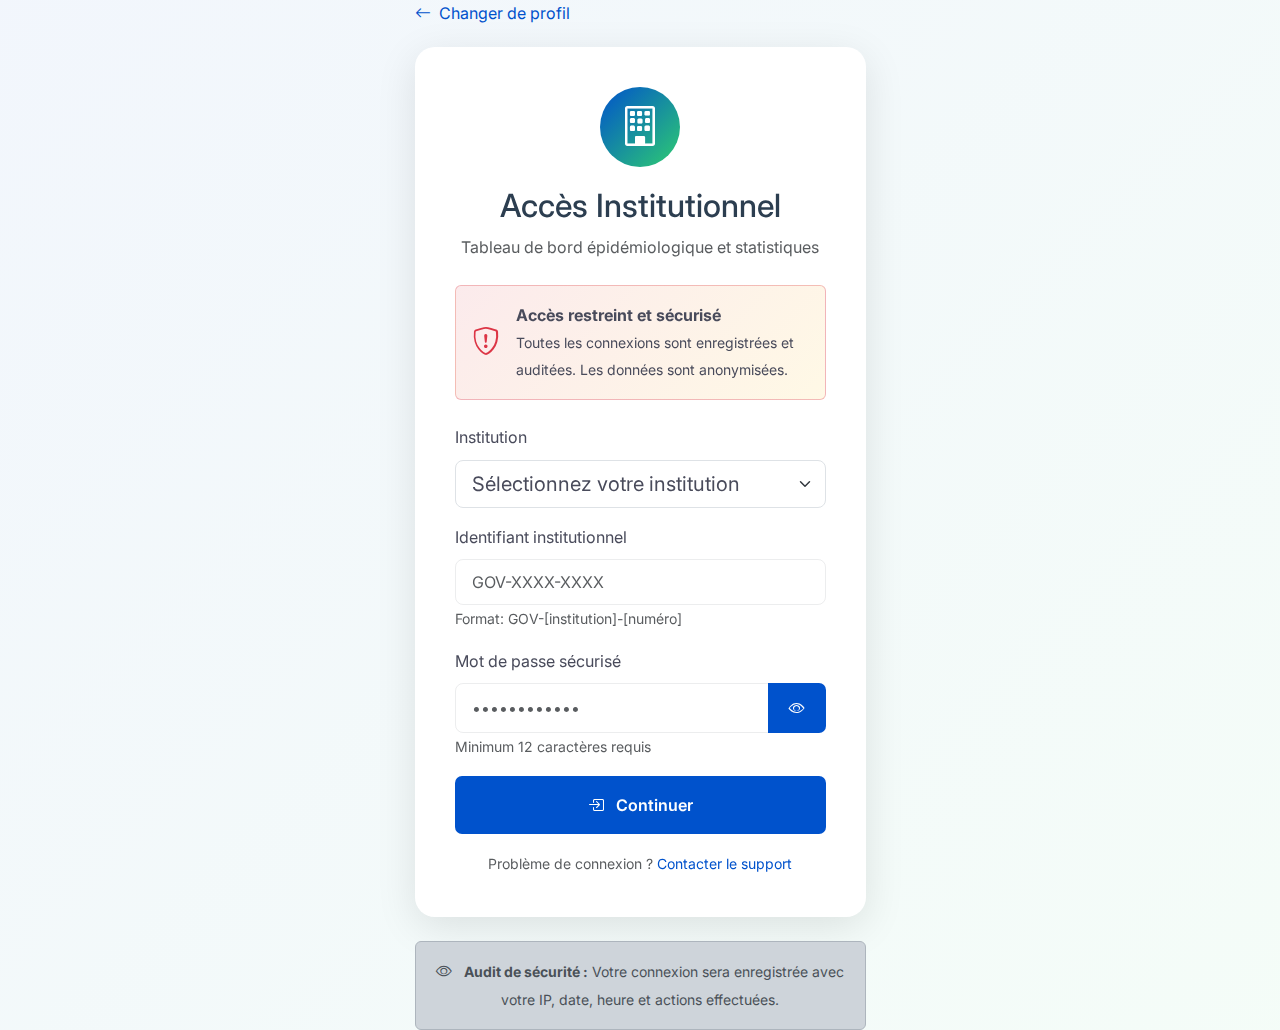
<file: connexion-institution.html>
<!DOCTYPE html>
<html lang="fr">
  <head>
    <meta charset="utf-8">
    <meta name="viewport" content="width=device-width, initial-scale=1">
    <title>Connexion Institution — Sika-Santé</title>
    <meta name="description" content="Accès institutionnel aux données de santé publique">

    <!-- ======= Google Font =======-->
    <link rel="preconnect" href="https://fonts.googleapis.com">
    <link rel="preconnect" href="https://fonts.gstatic.com" crossorigin="">
    <link href="https://fonts.googleapis.com/css2?family=Inter:wght@100..900&display=swap" rel="stylesheet">
    <!-- End Google Font-->

    <!-- ======= Styles =======-->
    <link href="assets/vendors/bootstrap/bootstrap.min.css" rel="stylesheet">
    <link href="assets/vendors/bootstrap-icons/font/bootstrap-icons.min.css" rel="stylesheet">
    <link href="assets/vendors/aos/aos.css" rel="stylesheet">
    <link href="assets/css/style.css" rel="stylesheet">
    <!-- End Styles-->

    <!-- ======= Apply theme =======-->
    <script>
      (function() {
        const storedTheme = localStorage.getItem('theme') || 'light';
        document.documentElement.setAttribute('data-bs-theme', storedTheme);
      })();
    </script>

    <style>
      .auth-page {
        min-height: 100vh;
        display: flex;
        align-items: center;
        background: linear-gradient(135deg, rgba(0, 82, 204, 0.05) 0%, rgba(46, 204, 113, 0.05) 100%);
      }
      .auth-card {
        background: var(--bs-body-bg);
        border-radius: 20px;
        padding: 40px;
        box-shadow: 0 10px 40px rgba(var(--bs-black-rgb), 0.1);
      }
      .auth-icon {
        width: 80px;
        height: 80px;
        line-height: 80px;
        border-radius: 50%;
        background: linear-gradient(135deg, var(--bs-primary), var(--bs-secondary));
        color: white;
        margin: 0 auto 20px;
      }
      .otp-inputs {
        display: flex;
        gap: 10px;
        justify-content: center;
        margin: 30px 0;
      }
      .otp-input {
        width: 50px;
        height: 60px;
        text-align: center;
        font-size: 24px;
        font-weight: bold;
        border: 2px solid rgba(var(--inverse-color-rgb), 0.2);
        border-radius: 10px;
      }
      .otp-input:focus {
        border-color: var(--bs-primary);
        outline: none;
      }
      .back-link {
        color: var(--bs-primary);
        text-decoration: none;
        display: inline-flex;
        align-items: center;
        gap: 8px;
        margin-bottom: 20px;
      }
      .back-link:hover {
        color: var(--bs-primary-hover);
      }
      #mfaSection {
        display: none;
      }
      .password-toggle {
        cursor: pointer;
      }
      .security-badge {
        background: linear-gradient(135deg, rgba(220, 53, 69, 0.1), rgba(255, 193, 7, 0.1));
        border: 1px solid rgba(220, 53, 69, 0.3);
      }
    </style>
  </head>
  <body>

    <!-- ======= Auth Page =======-->
    <div class="auth-page">
      <div class="container">
        <div class="row justify-content-center">
          <div class="col-lg-5 col-md-8">

            <!-- Back link -->
            <a href="connexion.html" class="back-link">
              <i class="bi bi-arrow-left"></i>
              <span>Changer de profil</span>
            </a>

            <!-- Auth Card -->
            <div class="auth-card" data-aos="fade-up">

              <!-- Header -->
              <div class="text-center mb-4">
                <div class="auth-icon">
                  <i class="bi bi-building fs-1"></i>
                </div>
                <h2 class="mb-2">Accès Institutionnel</h2>
                <p class="text-muted">Tableau de bord épidémiologique et statistiques</p>
              </div>

              <!-- Security Warning -->
              <div class="alert security-badge mb-4">
                <div class="d-flex align-items-center">
                  <i class="bi bi-shield-exclamation fs-3 text-danger me-3"></i>
                  <div>
                    <strong>Accès restreint et sécurisé</strong><br>
                    <small>Toutes les connexions sont enregistrées et auditées. Les données sont anonymisées.</small>
                  </div>
                </div>
              </div>

              <!-- Step 1: Login -->
              <div id="loginSection">
                <form id="loginForm">

                  <!-- Institution Select -->
                  <div class="mb-3">
                    <label for="institution" class="form-label">Institution</label>
                    <select class="form-select form-select-lg" id="institution" required>
                      <option value="">Sélectionnez votre institution</option>
                      <option value="ministere-sante">Ministère de la Santé</option>
                      <option value="artci">ARTCI</option>
                      <option value="cnam">CNAM-CI</option>
                      <option value="inp">Institut National de Santé Publique</option>
                      <option value="dge">Direction Générale des Épidémies</option>
                    </select>
                  </div>

                  <!-- Institution ID Input -->
                  <div class="mb-3">
                    <label for="institutionId" class="form-label">Identifiant institutionnel</label>
                    <input
                      type="text"
                      class="form-control form-control-lg"
                      id="institutionId"
                      placeholder="GOV-XXXX-XXXX"
                      required
                    >
                    <small class="text-muted">Format: GOV-[institution]-[numéro]</small>
                  </div>

                  <!-- Password Input -->
                  <div class="mb-3">
                    <label for="govPassword" class="form-label">Mot de passe sécurisé</label>
                    <div class="input-group">
                      <input
                        type="password"
                        class="form-control form-control-lg"
                        id="govPassword"
                        placeholder="••••••••••••"
                        required
                        minlength="12"
                      >
                      <button class="btn btn-outline-secondary password-toggle" type="button" id="togglePassword">
                        <i class="bi bi-eye" id="toggleIcon"></i>
                      </button>
                    </div>
                    <small class="text-muted">Minimum 12 caractères requis</small>
                  </div>

                  <!-- Submit Button -->
                  <button type="submit" class="btn btn-primary w-100 py-3 mb-3" id="loginBtn">
                    <i class="bi bi-box-arrow-in-right me-2"></i>
                    Continuer
                  </button>

                  <!-- Contact Support -->
                  <div class="text-center">
                    <small class="text-muted">
                      Problème de connexion ?
                      <a href="mailto:support-gov@sika-sante.ci" class="text-decoration-none">
                        Contacter le support
                      </a>
                    </small>
                  </div>

                </form>
              </div>

              <!-- Step 2: MFA -->
              <div id="mfaSection">

                <!-- MFA Info -->
                <div class="alert alert-warning mb-4">
                  <i class="bi bi-shield-lock me-2"></i>
                  <strong>Validation de sécurité renforcée</strong><br>
                  <small>Code envoyé à <span id="mfaContact"></span></small>
                </div>

                <form id="verifyMfaForm">

                  <!-- OTP Inputs -->
                  <label class="form-label text-center d-block mb-3">Code d'authentification à 2 facteurs</label>
                  <div class="otp-inputs">
                    <input type="text" class="form-control otp-input" maxlength="1" data-index="0" />
                    <input type="text" class="form-control otp-input" maxlength="1" data-index="1" />
                    <input type="text" class="form-control otp-input" maxlength="1" data-index="2" />
                    <input type="text" class="form-control otp-input" maxlength="1" data-index="3" />
                    <input type="text" class="form-control otp-input" maxlength="1" data-index="4" />
                    <input type="text" class="form-control otp-input" maxlength="1" data-index="5" />
                  </div>

                  <!-- Institution Info Display -->
                  <div class="alert alert-light mb-3" id="institutionDisplay" style="display: none;">
                    <div class="d-flex justify-content-between align-items-center">
                      <div>
                        <small class="text-muted">Institution :</small><br>
                        <strong id="institutionText"></strong>
                      </div>
                      <div>
                        <small class="text-muted">Niveau d'accès :</small><br>
                        <span class="badge bg-warning">Élevé</span>
                      </div>
                    </div>
                  </div>

                  <!-- Verify Button -->
                  <button type="submit" class="btn btn-primary w-100 py-3 mb-3" id="verifyMfaBtn">
                    <i class="bi bi-shield-check me-2"></i>
                    Vérifier et accéder au tableau de bord
                  </button>

                  <!-- Resend -->
                  <div class="text-center">
                    <small class="text-muted">Code non reçu ? </small>
                    <button type="button" class="btn btn-link btn-sm p-0" id="resendMfaBtn" disabled>
                      Renvoyer <span class="resend-timer" id="resendTimer">(90s)</span>
                    </button>
                  </div>

                  <!-- Back to Login -->
                  <div class="text-center mt-3">
                    <button type="button" class="btn btn-link btn-sm" id="backToLoginBtn">
                      <i class="bi bi-arrow-left me-1"></i>
                      Retour à la connexion
                    </button>
                  </div>

                </form>

              </div>

              <!-- Error Message -->
              <div id="errorMessage" class="alert alert-danger mt-3" style="display: none;">
                <i class="bi bi-exclamation-triangle me-2"></i>
                <span id="errorText"></span>
              </div>

              <!-- Success Message -->
              <div id="successMessage" class="alert alert-success mt-3" style="display: none;">
                <i class="bi bi-check-circle me-2"></i>
                <span id="successText"></span>
              </div>

            </div>

            <!-- Security Notice -->
            <div class="alert alert-dark text-center mt-4 mb-0">
              <i class="bi bi-eye me-2"></i>
              <small>
                <strong>Audit de sécurité :</strong> Votre connexion sera enregistrée avec votre IP, date, heure et actions effectuées.
              </small>
            </div>

          </div>
        </div>
      </div>
    </div>
    <!-- End Auth Page-->

    <!-- ======= Javascripts =======-->
    <script src="assets/vendors/bootstrap/bootstrap.bundle.min.js"></script>
    <script src="assets/vendors/aos/aos.js"></script>
    <script src="assets/js/auth-institution.js"></script>
    <script>
      document.addEventListener("DOMContentLoaded", function() {
        AOS.init({
          duration: 800,
          easing: 'slide',
          once: true
        });
      });
    </script>
    <!-- End JavaScripts-->
  </body>
</html>
</file>
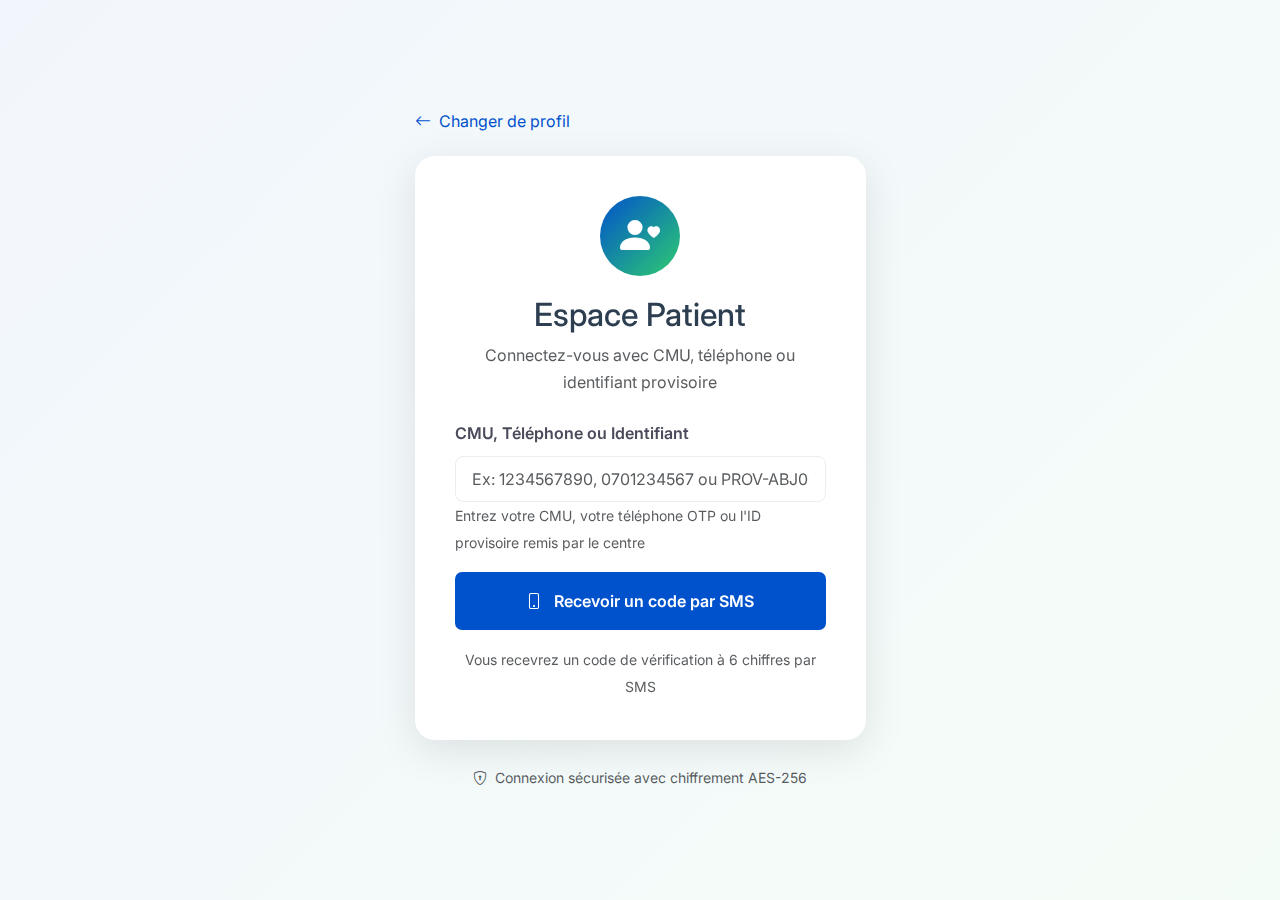
<file: connexion-patient.html>
<!DOCTYPE html>
<html lang="fr">
  <head>
    <meta charset="utf-8">
    <meta name="viewport" content="width=device-width, initial-scale=1">
    <title>Connexion Patient — Sika-Santé</title>
    <meta name="description" content="Connectez-vous à votre espace patient Sika-Santé">

    <!-- ======= Google Font =======-->
    <link rel="preconnect" href="https://fonts.googleapis.com">
    <link rel="preconnect" href="https://fonts.gstatic.com" crossorigin="">
    <link href="https://fonts.googleapis.com/css2?family=Inter:wght@100..900&display=swap" rel="stylesheet">
    <!-- End Google Font-->

    <!-- ======= Styles =======-->
    <link href="assets/vendors/bootstrap/bootstrap.min.css" rel="stylesheet">
    <link href="assets/vendors/bootstrap-icons/font/bootstrap-icons.min.css" rel="stylesheet">
    <link href="assets/vendors/aos/aos.css" rel="stylesheet">
    <link href="assets/css/style.css" rel="stylesheet">
    <!-- End Styles-->

    <!-- ======= Apply theme =======-->
    <script>
      (function() {
        const storedTheme = localStorage.getItem('theme') || 'light';
        document.documentElement.setAttribute('data-bs-theme', storedTheme);
      })();
    </script>

    <style>
      .auth-page {
        min-height: 100vh;
        display: flex;
        align-items: center;
        background: linear-gradient(135deg, rgba(0, 82, 204, 0.05) 0%, rgba(46, 204, 113, 0.05) 100%);
      }
      .auth-card {
        background: var(--bs-body-bg);
        border-radius: 20px;
        padding: 40px;
        box-shadow: 0 10px 40px rgba(var(--bs-black-rgb), 0.1);
      }
      .auth-icon {
        width: 80px;
        height: 80px;
        line-height: 80px;
        border-radius: 50%;
        background: linear-gradient(135deg, var(--bs-primary), var(--bs-secondary));
        color: white;
        margin: 0 auto 20px;
      }
      .otp-inputs {
        display: flex;
        gap: 10px;
        justify-content: center;
        margin: 30px 0;
      }
      .otp-input {
        width: 50px;
        height: 60px;
        text-align: center;
        font-size: 24px;
        font-weight: bold;
        border: 2px solid rgba(var(--inverse-color-rgb), 0.2);
        border-radius: 10px;
      }
      .otp-input:focus {
        border-color: var(--bs-primary);
        outline: none;
      }
      .back-link {
        color: var(--bs-primary);
        text-decoration: none;
        display: inline-flex;
        align-items: center;
        gap: 8px;
        margin-bottom: 20px;
      }
      .back-link:hover { color: var(--bs-primary-hover); }
      #otpSection        { display: none; }
      #activationSection { display: none; }
      .resend-timer { color: var(--bs-secondary); font-weight: 600; }

      /* Badge ID provisoire */
      .badge-provisional {
        display: none;
        align-items: center;
        gap: 6px;
        background: rgba(255, 193, 7, 0.15);
        border: 1px solid #ffc107;
        color: #856404;
        border-radius: 20px;
        padding: 4px 12px;
        font-size: 12px;
        font-weight: 600;
        margin-bottom: 12px;
      }

      /* Bloc centre de création */
      .creation-center-info {
        display: none;
        background: rgba(var(--bs-primary-rgb), 0.06);
        border-left: 3px solid var(--bs-primary);
        border-radius: 6px;
        padding: 8px 12px;
        font-size: 13px;
        margin-bottom: 12px;
        color: var(--bs-body-color);
      }

      /* Écran activation */
      .activation-success {
        text-align: center;
        padding: 20px 0;
      }
      .activation-icon {
        width: 90px;
        height: 90px;
        border-radius: 50%;
        background: linear-gradient(135deg, #2ecc71, #27ae60);
        color: white;
        font-size: 42px;
        display: flex;
        align-items: center;
        justify-content: center;
        margin: 0 auto 20px;
        animation: popIn 0.5s ease;
      }
      @keyframes popIn {
        0%   { transform: scale(0); opacity: 0; }
        70%  { transform: scale(1.1); }
        100% { transform: scale(1); opacity: 1; }
      }
      .activation-steps {
        list-style: none;
        padding: 0;
        margin: 20px 0;
        text-align: left;
      }
      .activation-steps li {
        display: flex;
        align-items: center;
        gap: 10px;
        padding: 8px 0;
        font-size: 14px;
        color: var(--bs-body-color);
        border-bottom: 1px solid rgba(var(--inverse-color-rgb), 0.08);
      }
      .activation-steps li i { color: #2ecc71; font-size: 18px; }

      /* Bloc OTP mode dev */
      .dev-otp-banner {
        background: linear-gradient(135deg, #fff3cd, #fff8e1);
        border: 2px dashed #ffc107;
        border-radius: 12px;
        padding: 14px 18px;
        margin-bottom: 16px;
        text-align: center;
      }
      .dev-otp-banner .dev-label {
        font-size: 11px;
        font-weight: 700;
        text-transform: uppercase;
        letter-spacing: 1px;
        color: #856404;
        margin-bottom: 4px;
      }
      .dev-otp-code {
        font-size: 32px;
        font-weight: 900;
        letter-spacing: 8px;
        color: #333;
        font-family: monospace;
      }
      .dev-otp-hint {
        font-size: 11px;
        color: #856404;
        margin-top: 4px;
      }

      /* OTP expiry info */
      .otp-expiry-info {
        font-size: 12px;
        color: var(--bs-secondary);
        text-align: center;
        margin-top: -15px;
        margin-bottom: 15px;
      }
      .attempts-info {
        font-size: 12px;
        color: var(--bs-secondary);
        text-align: center;
        margin-bottom: 10px;
      }
    </style>
  </head>
  <body>

    <!-- ======= Auth Page =======-->
    <div class="auth-page">
      <div class="container">
        <div class="row justify-content-center">
          <div class="col-lg-5 col-md-8">

            <!-- Back link -->
            <a href="connexion.html" class="back-link">
              <i class="bi bi-arrow-left"></i>
              <span>Changer de profil</span>
            </a>

            <!-- Auth Card -->
            <div class="auth-card" data-aos="fade-up">

              <!-- Header -->
              <div class="text-center mb-4">
                <div class="auth-icon">
                  <i class="bi bi-person-heart fs-1"></i>
                </div>
                <h2 class="mb-2">Espace Patient</h2>
                <p class="text-muted">Connectez-vous avec CMU, téléphone ou identifiant provisoire</p>
              </div>

              <!-- Step 1: Request OTP -->
              <div id="requestOtpSection">
                <form id="requestOtpForm">

                  <!-- CMU / Telephone / ID Provisoire Input -->
                  <div class="mb-3">
                    <label for="cmuNumber" class="form-label fw-semibold">CMU, Téléphone ou Identifiant</label>
                    <input
                      type="text"
                      class="form-control form-control-lg"
                      id="cmuNumber"
                      placeholder="Ex: 1234567890, 0701234567 ou PROV-ABJ001"
                      required
                      maxlength="24"
                      autocomplete="off"
                    >
                    <small class="text-muted">
                      Entrez votre CMU, votre téléphone OTP ou l'ID provisoire remis par le centre
                    </small>
                  </div>

                  <!-- Submit Button -->
                  <button type="submit" class="btn btn-primary w-100 py-3 mb-3" id="requestOtpBtn">
                    <i class="bi bi-phone me-2"></i>
                    Recevoir un code par SMS
                  </button>

                  <!-- Help Text -->
                  <div class="text-center">
                    <small class="text-muted">
                      Vous recevrez un code de vérification à 6 chiffres par SMS
                    </small>
                  </div>

                </form>
              </div>

              <!-- Step 2: Verify OTP -->
              <div id="otpSection">

                <!-- Badge ID provisoire -->
                <div class="badge-provisional" id="provisionalBadge">
                  <i class="bi bi-clock-history"></i>
                  ID Provisoire — En attente de rattachement CMU
                </div>

                <!-- Centre de création -->
                <div class="creation-center-info" id="creationCenterInfo">
                  <i class="bi bi-hospital me-1 text-primary"></i>
                </div>

                <!-- OTP Info -->
                <div class="alert alert-info mb-3">
                  <i class="bi bi-info-circle me-2"></i>
                  Code envoyé au <strong id="phoneDisplay"></strong>
                </div>

                <!-- MODE DEV : affichage du code OTP local -->
                <div class="dev-otp-banner" id="devOtpBanner" style="display:none;">
                  <div class="dev-label"><i class="bi bi-cpu me-1"></i>Mode Dev — Code OTP simulé</div>
                  <div class="dev-otp-code" id="devOtpCode">------</div>
                  <div class="dev-otp-hint">Ce code ne sera pas affiché en production (envoyé par SMS)</div>
                </div>

                <form id="verifyOtpForm">

                  <!-- OTP Inputs -->
                  <label class="form-label text-center d-block mb-3 fw-semibold">Code de vérification</label>
                  <div class="otp-inputs">
                    <input type="text" class="form-control otp-input" maxlength="1" data-index="0" />
                    <input type="text" class="form-control otp-input" maxlength="1" data-index="1" />
                    <input type="text" class="form-control otp-input" maxlength="1" data-index="2" />
                    <input type="text" class="form-control otp-input" maxlength="1" data-index="3" />
                    <input type="text" class="form-control otp-input" maxlength="1" data-index="4" />
                    <input type="text" class="form-control otp-input" maxlength="1" data-index="5" />
                  </div>
                  <div class="text-center mb-3">
                    <small class="text-muted d-block" id="attemptsInfo">Tentatives restantes: 5/5</small>
                    <small class="text-muted d-block" id="otpExpiryInfo">Code valide pendant 05:00</small>
                  </div>

                  <!-- Verify Button -->
                  <button type="submit" class="btn btn-primary w-100 py-3 mb-3" id="verifyOtpBtn">
                    <i class="bi bi-shield-check me-2"></i>
                    Vérifier le code
                  </button>

                  <!-- Resend -->
                  <div class="text-center">
                    <small class="text-muted">Code non reçu ? </small>
                    <button type="button" class="btn btn-link btn-sm p-0" id="resendOtpBtn" disabled>
                      Renvoyer <span class="resend-timer" id="resendTimer">(60s)</span>
                    </button>
                  </div>

                  <!-- Back to CMU -->
                  <div class="text-center mt-3">
                    <button type="button" class="btn btn-link btn-sm" id="backToCmuBtn">
                      <i class="bi bi-arrow-left me-1"></i>
                      Modifier l'identifiant
                    </button>
                  </div>

                </form>

              </div>

              <!-- Step 3: Écran d'activation (première connexion) -->
              <div id="activationSection" style="display:none;">
                <div class="text-center py-3">

                  <!-- Icône succès animée -->
                  <div class="activation-icon mx-auto mb-3">
                    <i class="bi bi-check-lg"></i>
                  </div>

                  <h3 class="mb-1">🎉 Compte activé !</h3>
                  <p class="text-muted mb-1">Bienvenue sur Sika-Santé,</p>
                  <h5 class="mb-3 text-primary" id="activationName"></h5>

                  <ul class="activation-steps text-start">
                    <li><i class="bi bi-check-circle-fill"></i> Dossier santé numérique créé</li>
                    <li><i class="bi bi-check-circle-fill"></i> Ordonnances accessibles</li>
                    <li><i class="bi bi-check-circle-fill"></i> Carnet vaccinal disponible</li>
                    <li><i class="bi bi-check-circle-fill"></i> Autorisations d'accès gérables</li>
                  </ul>

                  <div class="alert alert-light text-start mt-2">
                    <small>
                      <i class="bi bi-hospital me-1 text-primary"></i>
                      Compte créé au : <strong id="activationCenter">Centre de santé</strong>
                    </small>
                  </div>

                  <p class="text-muted small">
                    <span class="spinner-border spinner-border-sm me-1"></span>
                    Redirection dans 3 secondes...
                  </p>

                </div>
              </div>

              <!-- Error Message -->
              <div id="errorMessage" class="alert alert-danger mt-3" style="display: none;">
                <i class="bi bi-exclamation-triangle me-2"></i>
                <span id="errorText"></span>
              </div>

              <!-- Success Message -->
              <div id="successMessage" class="alert alert-success mt-3" style="display: none;">
                <i class="bi bi-check-circle me-2"></i>
                <span id="successText"></span>
              </div>

            </div>

            <!-- Security Notice -->
            <div class="text-center mt-4">
              <small class="text-muted">
                <i class="bi bi-shield-lock me-1"></i>
                Connexion sécurisée avec chiffrement AES-256
              </small>
            </div>

          </div>
        </div>
      </div>
    </div>
    <!-- End Auth Page-->

    <!-- ======= Javascripts =======-->
    <script src="assets/vendors/bootstrap/bootstrap.bundle.min.js"></script>
    <script src="assets/vendors/aos/aos.js"></script>
    <script src="assets/js/auth-patient.js"></script>
    <script>
      document.addEventListener("DOMContentLoaded", function() {
        AOS.init({
          duration: 800,
          easing: 'slide',
          once: true
        });
      });
    </script>
    <!-- End JavaScripts-->
  </body>
</html>
</file>
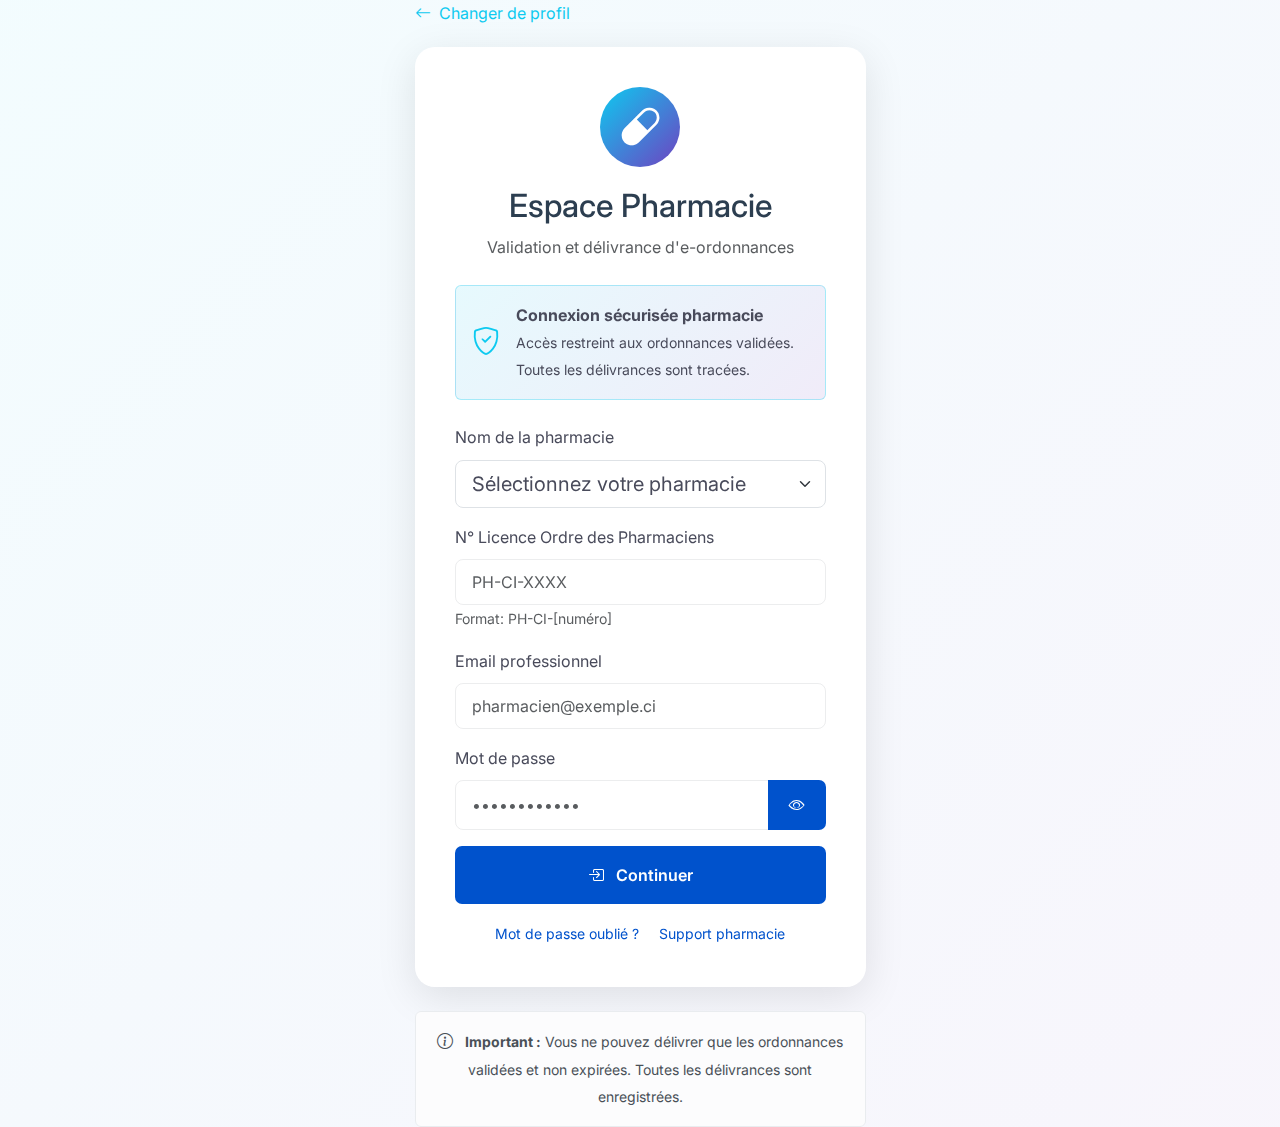
<file: connexion-pharmacie.html>
<!DOCTYPE html>
<html lang="fr">
  <head>
    <meta charset="utf-8">
    <meta name="viewport" content="width=device-width, initial-scale=1">
    <title>Connexion Pharmacie — Sika-Santé</title>
    <meta name="description" content="Accès pharmacie pour validation et délivrance d'ordonnances">

    <!-- ======= Google Font =======-->
    <link rel="preconnect" href="https://fonts.googleapis.com">
    <link rel="preconnect" href="https://fonts.gstatic.com" crossorigin="">
    <link href="https://fonts.googleapis.com/css2?family=Inter:wght@100..900&display=swap" rel="stylesheet">
    <!-- End Google Font-->

    <!-- ======= Styles =======-->
    <link href="assets/vendors/bootstrap/bootstrap.min.css" rel="stylesheet">
    <link href="assets/vendors/bootstrap-icons/font/bootstrap-icons.min.css" rel="stylesheet">
    <link href="assets/vendors/aos/aos.css" rel="stylesheet">
    <link href="assets/css/style.css" rel="stylesheet">
    <!-- End Styles-->

    <!-- ======= Apply theme =======-->
    <script>
      (function() {
        const storedTheme = localStorage.getItem('theme') || 'light';
        document.documentElement.setAttribute('data-bs-theme', storedTheme);
      })();
    </script>

    <style>
      .auth-page {
        min-height: 100vh;
        display: flex;
        align-items: center;
        background: linear-gradient(135deg, rgba(13, 202, 240, 0.05) 0%, rgba(111, 66, 193, 0.05) 100%);
      }
      .auth-card {
        background: var(--bs-body-bg);
        border-radius: 20px;
        padding: 40px;
        box-shadow: 0 10px 40px rgba(var(--bs-black-rgb), 0.1);
      }
      .auth-icon {
        width: 80px;
        height: 80px;
        line-height: 80px;
        border-radius: 50%;
        background: linear-gradient(135deg, #0dcaf0, #6f42c1);
        color: white;
        margin: 0 auto 20px;
      }
      .otp-inputs {
        display: flex;
        gap: 10px;
        justify-content: center;
        margin: 30px 0;
      }
      .otp-input {
        width: 50px;
        height: 60px;
        text-align: center;
        font-size: 24px;
        font-weight: bold;
        border: 2px solid rgba(var(--inverse-color-rgb), 0.2);
        border-radius: 10px;
      }
      .otp-input:focus {
        border-color: #0dcaf0;
        outline: none;
      }
      .back-link {
        color: #0dcaf0;
        text-decoration: none;
        display: inline-flex;
        align-items: center;
        gap: 8px;
        margin-bottom: 20px;
      }
      .back-link:hover {
        color: #6f42c1;
      }
      #mfaSection {
        display: none;
      }
      .password-toggle {
        cursor: pointer;
      }
      .security-badge {
        background: linear-gradient(135deg, rgba(13, 202, 240, 0.1), rgba(111, 66, 193, 0.1));
        border: 1px solid rgba(13, 202, 240, 0.3);
      }
      .pharmacy-info {
        background: rgba(13, 202, 240, 0.05);
        border-left: 4px solid #0dcaf0;
        padding: 15px;
        border-radius: 8px;
      }
    </style>
  </head>
  <body>

    <!-- ======= Auth Page =======-->
    <div class="auth-page">
      <div class="container">
        <div class="row justify-content-center">
          <div class="col-lg-5 col-md-8">

            <!-- Back link -->
            <a href="connexion.html" class="back-link">
              <i class="bi bi-arrow-left"></i>
              <span>Changer de profil</span>
            </a>

            <!-- Auth Card -->
            <div class="auth-card" data-aos="fade-up">

              <!-- Header -->
              <div class="text-center mb-4">
                <div class="auth-icon">
                  <i class="bi bi-capsule fs-1"></i>
                </div>
                <h2 class="mb-2">Espace Pharmacie</h2>
                <p class="text-muted">Validation et délivrance d'e-ordonnances</p>
              </div>

              <!-- Security Warning -->
              <div class="alert security-badge mb-4">
                <div class="d-flex align-items-center">
                  <i class="bi bi-shield-check fs-3 text-info me-3"></i>
                  <div>
                    <strong>Connexion sécurisée pharmacie</strong><br>
                    <small>Accès restreint aux ordonnances validées. Toutes les délivrances sont tracées.</small>
                  </div>
                </div>
              </div>

              <!-- Step 1: Login -->
              <div id="loginSection">
                <form id="loginForm">

                  <!-- Pharmacy Name -->
                  <div class="mb-3">
                    <label for="pharmacyName" class="form-label">Nom de la pharmacie</label>
                    <select class="form-select form-select-lg" id="pharmacyName" required>
                      <option value="">Sélectionnez votre pharmacie</option>
                      <option value="pharmacie-moderne">Pharmacie Moderne d'Abidjan</option>
                      <option value="pharmacie-plateau">Pharmacie du Plateau</option>
                      <option value="pharmacie-cocody">Pharmacie de Cocody</option>
                      <option value="pharmacie-yopougon">Pharmacie de Yopougon</option>
                      <option value="pharmacie-chu">Pharmacie Hospitalière CHU Cocody</option>
                      <option value="pharmacie-autre">Autre pharmacie agréée</option>
                    </select>
                  </div>

                  <!-- Pharmacy License Number -->
                  <div class="mb-3">
                    <label for="pharmacyLicense" class="form-label">N° Licence Ordre des Pharmaciens</label>
                    <input
                      type="text"
                      class="form-control form-control-lg"
                      id="pharmacyLicense"
                      placeholder="PH-CI-XXXX"
                      required
                    >
                    <small class="text-muted">Format: PH-CI-[numéro]</small>
                  </div>

                  <!-- Pharmacist Email -->
                  <div class="mb-3">
                    <label for="pharmacistEmail" class="form-label">Email professionnel</label>
                    <input
                      type="email"
                      class="form-control form-control-lg"
                      id="pharmacistEmail"
                      placeholder="pharmacien@exemple.ci"
                      required
                    >
                  </div>

                  <!-- Password Input -->
                  <div class="mb-3">
                    <label for="pharmacyPassword" class="form-label">Mot de passe</label>
                    <div class="input-group">
                      <input
                        type="password"
                        class="form-control form-control-lg"
                        id="pharmacyPassword"
                        placeholder="••••••••••••"
                        required
                      >
                      <button class="btn btn-outline-secondary password-toggle" type="button" id="togglePassword">
                        <i class="bi bi-eye" id="toggleIcon"></i>
                      </button>
                    </div>
                  </div>

                  <!-- Submit Button -->
                  <button type="submit" class="btn btn-info w-100 py-3 mb-3 text-white" id="loginBtn">
                    <i class="bi bi-box-arrow-in-right me-2"></i>
                    Continuer
                  </button>

                  <!-- Help Links -->
                  <div class="text-center">
                    <small class="text-muted">
                      <a href="#" class="text-decoration-none me-3">Mot de passe oublié ?</a>
                      <a href="mailto:support-pharmacie@sika-sante.ci" class="text-decoration-none">
                        Support pharmacie
                      </a>
                    </small>
                  </div>

                </form>
              </div>

              <!-- Step 2: MFA -->
              <div id="mfaSection">

                <!-- MFA Info -->
                <div class="alert alert-info mb-4">
                  <i class="bi bi-shield-lock me-2"></i>
                  <strong>Validation à 2 facteurs</strong><br>
                  <small>Code envoyé à <span id="mfaContact"></span></small>
                </div>

                <form id="verifyMfaForm">

                  <!-- OTP Inputs -->
                  <label class="form-label text-center d-block mb-3">Code de vérification</label>
                  <div class="otp-inputs">
                    <input type="text" class="form-control otp-input" maxlength="1" data-index="0" />
                    <input type="text" class="form-control otp-input" maxlength="1" data-index="1" />
                    <input type="text" class="form-control otp-input" maxlength="1" data-index="2" />
                    <input type="text" class="form-control otp-input" maxlength="1" data-index="3" />
                    <input type="text" class="form-control otp-input" maxlength="1" data-index="4" />
                    <input type="text" class="form-control otp-input" maxlength="1" data-index="5" />
                  </div>

                  <!-- Pharmacy Info Display -->
                  <div class="pharmacy-info mb-3" id="pharmacyDisplay" style="display: none;">
                    <div class="d-flex justify-content-between align-items-center mb-2">
                      <div>
                        <small class="text-muted">Pharmacie :</small><br>
                        <strong id="pharmacyText"></strong>
                      </div>
                      <div>
                        <small class="text-muted">Rôle :</small><br>
                        <span class="badge bg-info" id="roleText">PHARMACIEN</span>
                      </div>
                    </div>
                    <div>
                      <small class="text-muted">Licence :</small>
                      <strong id="licenseText"></strong>
                    </div>
                  </div>

                  <!-- Verify Button -->
                  <button type="submit" class="btn btn-info w-100 py-3 mb-3 text-white" id="verifyMfaBtn">
                    <i class="bi bi-shield-check me-2"></i>
                    Vérifier et accéder
                  </button>

                  <!-- Resend -->
                  <div class="text-center">
                    <small class="text-muted">Code non reçu ? </small>
                    <button type="button" class="btn btn-link btn-sm p-0" id="resendMfaBtn" disabled>
                      Renvoyer <span class="resend-timer" id="resendTimer">(60s)</span>
                    </button>
                  </div>

                  <!-- Back to Login -->
                  <div class="text-center mt-3">
                    <button type="button" class="btn btn-link btn-sm" id="backToLoginBtn">
                      <i class="bi bi-arrow-left me-1"></i>
                      Retour à la connexion
                    </button>
                  </div>

                </form>

              </div>

              <!-- Error Message -->
              <div id="errorMessage" class="alert alert-danger mt-3" style="display: none;">
                <i class="bi bi-exclamation-triangle me-2"></i>
                <span id="errorText"></span>
              </div>

              <!-- Success Message -->
              <div id="successMessage" class="alert alert-success mt-3" style="display: none;">
                <i class="bi bi-check-circle me-2"></i>
                <span id="successText"></span>
              </div>

            </div>

            <!-- Pharmacy Notice -->
            <div class="alert alert-light text-center mt-4 mb-0">
              <i class="bi bi-info-circle me-2"></i>
              <small>
                <strong>Important :</strong> Vous ne pouvez délivrer que les ordonnances validées et non expirées. Toutes les délivrances sont enregistrées.
              </small>
            </div>

          </div>
        </div>
      </div>
    </div>
    <!-- End Auth Page-->

    <!-- ======= Javascripts =======-->
    <script src="assets/vendors/bootstrap/bootstrap.bundle.min.js"></script>
    <script src="assets/vendors/aos/aos.js"></script>
    <script src="assets/js/auth-pharmacie.js"></script>
    <script>
      document.addEventListener("DOMContentLoaded", function() {
        AOS.init({
          duration: 800,
          easing: 'slide',
          once: true
        });
      });
    </script>
    <!-- End JavaScripts-->
  </body>
</html>
</file>
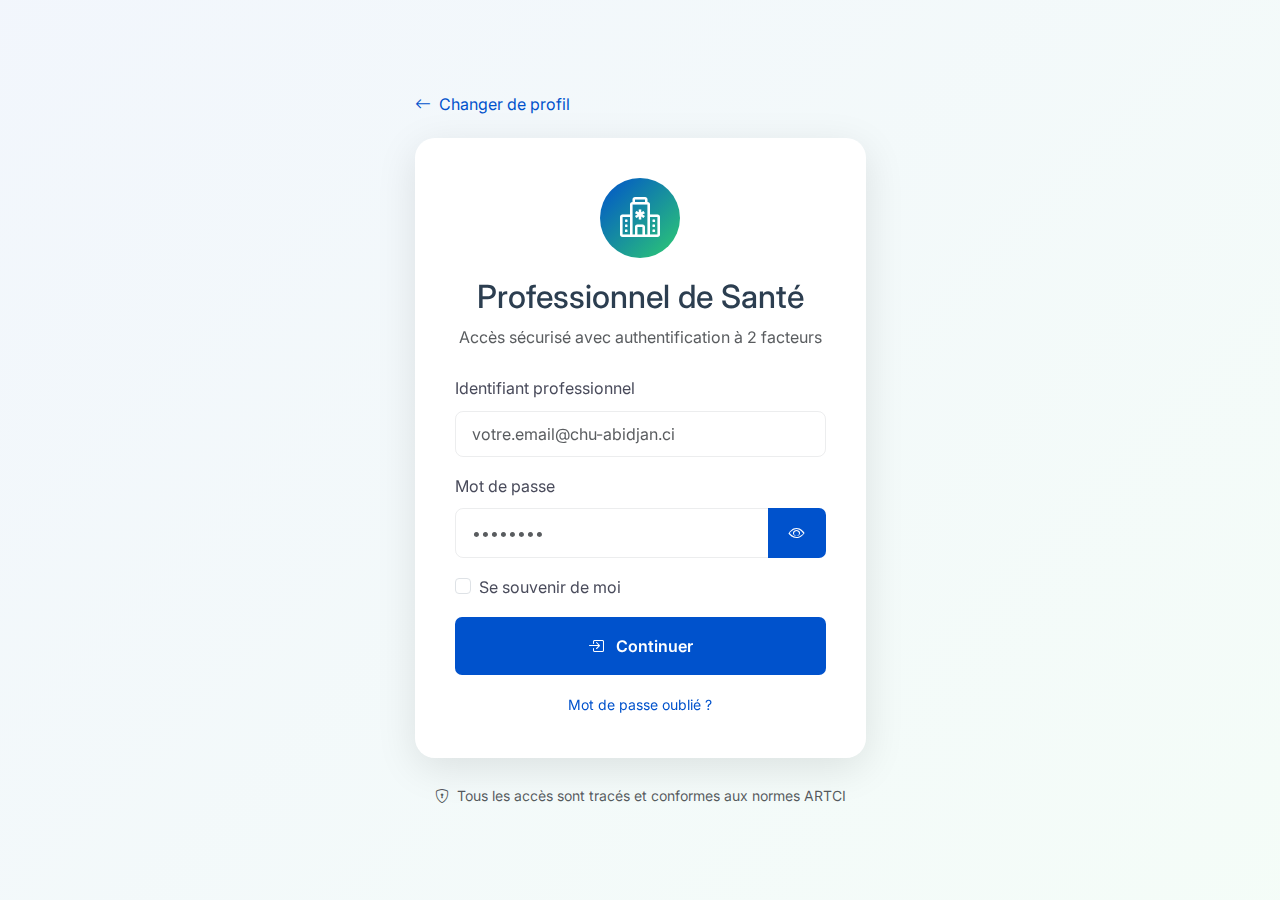
<file: connexion-professionnel.html>
<!DOCTYPE html>
<html lang="fr">
  <head>
    <meta charset="utf-8">
    <meta name="viewport" content="width=device-width, initial-scale=1">
    <title>Connexion Professionnel — Sika-Santé</title>
    <meta name="description" content="Connectez-vous à votre espace professionnel de santé">

    <!-- ======= Google Font =======-->
    <link rel="preconnect" href="https://fonts.googleapis.com">
    <link rel="preconnect" href="https://fonts.gstatic.com" crossorigin="">
    <link href="https://fonts.googleapis.com/css2?family=Inter:wght@100..900&display=swap" rel="stylesheet">
    <!-- End Google Font-->

    <!-- ======= Styles =======-->
    <link href="assets/vendors/bootstrap/bootstrap.min.css" rel="stylesheet">
    <link href="assets/vendors/bootstrap-icons/font/bootstrap-icons.min.css" rel="stylesheet">
    <link href="assets/vendors/aos/aos.css" rel="stylesheet">
    <link href="assets/css/style.css" rel="stylesheet">
    <!-- End Styles-->

    <!-- ======= Apply theme =======-->
    <script>
      (function() {
        const storedTheme = localStorage.getItem('theme') || 'light';
        document.documentElement.setAttribute('data-bs-theme', storedTheme);
      })();
    </script>

    <style>
      .auth-page {
        min-height: 100vh;
        display: flex;
        align-items: center;
        background: linear-gradient(135deg, rgba(0, 82, 204, 0.05) 0%, rgba(46, 204, 113, 0.05) 100%);
      }
      .auth-card {
        background: var(--bs-body-bg);
        border-radius: 20px;
        padding: 40px;
        box-shadow: 0 10px 40px rgba(var(--bs-black-rgb), 0.1);
      }
      .auth-icon {
        width: 80px;
        height: 80px;
        line-height: 80px;
        border-radius: 50%;
        background: linear-gradient(135deg, var(--bs-primary), var(--bs-secondary));
        color: white;
        margin: 0 auto 20px;
      }
      .otp-inputs {
        display: flex;
        gap: 10px;
        justify-content: center;
        margin: 30px 0;
      }
      .otp-input {
        width: 50px;
        height: 60px;
        text-align: center;
        font-size: 24px;
        font-weight: bold;
        border: 2px solid rgba(var(--inverse-color-rgb), 0.2);
        border-radius: 10px;
      }
      .otp-input:focus {
        border-color: var(--bs-primary);
        outline: none;
      }
      .back-link {
        color: var(--bs-primary);
        text-decoration: none;
        display: inline-flex;
        align-items: center;
        gap: 8px;
        margin-bottom: 20px;
      }
      .back-link:hover {
        color: var(--bs-primary-hover);
      }
      #mfaSection {
        display: none;
      }
      .password-toggle {
        cursor: pointer;
      }
    </style>
  </head>
  <body>

    <!-- ======= Auth Page =======-->
    <div class="auth-page">
      <div class="container">
        <div class="row justify-content-center">
          <div class="col-lg-5 col-md-8">

            <!-- Back link -->
            <a href="connexion.html" class="back-link">
              <i class="bi bi-arrow-left"></i>
              <span>Changer de profil</span>
            </a>

            <!-- Auth Card -->
            <div class="auth-card" data-aos="fade-up">

              <!-- Header -->
              <div class="text-center mb-4">
                <div class="auth-icon">
                  <i class="bi bi-hospital fs-1"></i>
                </div>
                <h2 class="mb-2">Professionnel de Santé</h2>
                <p class="text-muted">Accès sécurisé avec authentification à 2 facteurs</p>
              </div>

              <!-- Step 1: Login -->
              <div id="loginSection">
                <form id="loginForm">

                  <!-- Email Input -->
                  <div class="mb-3">
                    <label for="proEmail" class="form-label">Identifiant professionnel</label>
                    <input
                      type="email"
                      class="form-control form-control-lg"
                      id="proEmail"
                      placeholder="votre.email@chu-abidjan.ci"
                      required
                    >
                  </div>

                  <!-- Password Input -->
                  <div class="mb-3">
                    <label for="proPassword" class="form-label">Mot de passe</label>
                    <div class="input-group">
                      <input
                        type="password"
                        class="form-control form-control-lg"
                        id="proPassword"
                        placeholder="••••••••"
                        required
                      >
                      <button class="btn btn-outline-secondary password-toggle" type="button" id="togglePassword">
                        <i class="bi bi-eye" id="toggleIcon"></i>
                      </button>
                    </div>
                  </div>

                  <!-- Remember Me -->
                  <div class="form-check mb-3">
                    <input class="form-check-input" type="checkbox" id="rememberMe">
                    <label class="form-check-label" for="rememberMe">
                      Se souvenir de moi
                    </label>
                  </div>

                  <!-- Submit Button -->
                  <button type="submit" class="btn btn-primary w-100 py-3 mb-3" id="loginBtn">
                    <i class="bi bi-box-arrow-in-right me-2"></i>
                    Continuer
                  </button>

                  <!-- Forgot Password -->
                  <div class="text-center">
                    <a href="#" class="text-decoration-none">
                      <small>Mot de passe oublié ?</small>
                    </a>
                  </div>

                </form>
              </div>

              <!-- Step 2: MFA -->
              <div id="mfaSection">

                <!-- MFA Info -->
                <div class="alert alert-info mb-4">
                  <i class="bi bi-shield-check me-2"></i>
                  Un code de vérification a été envoyé à <strong id="mfaContact"></strong>
                </div>

                <form id="verifyMfaForm">

                  <!-- OTP Inputs -->
                  <label class="form-label text-center d-block mb-3">Code d'authentification à 2 facteurs</label>
                  <div class="otp-inputs">
                    <input type="text" class="form-control otp-input" maxlength="1" data-index="0" />
                    <input type="text" class="form-control otp-input" maxlength="1" data-index="1" />
                    <input type="text" class="form-control otp-input" maxlength="1" data-index="2" />
                    <input type="text" class="form-control otp-input" maxlength="1" data-index="3" />
                    <input type="text" class="form-control otp-input" maxlength="1" data-index="4" />
                    <input type="text" class="form-control otp-input" maxlength="1" data-index="5" />
                  </div>

                  <!-- Role Display -->
                  <div class="alert alert-light mb-3" id="roleDisplay" style="display: none;">
                    <small class="text-muted">Connexion en tant que :</small><br>
                    <strong id="roleText"></strong>
                  </div>

                  <!-- Verify Button -->
                  <button type="submit" class="btn btn-primary w-100 py-3 mb-3" id="verifyMfaBtn">
                    <i class="bi bi-shield-check me-2"></i>
                    Vérifier et se connecter
                  </button>

                  <!-- Resend -->
                  <div class="text-center">
                    <small class="text-muted">Code non reçu ? </small>
                    <button type="button" class="btn btn-link btn-sm p-0" id="resendMfaBtn" disabled>
                      Renvoyer <span class="resend-timer" id="resendTimer">(60s)</span>
                    </button>
                  </div>

                  <!-- Back to Login -->
                  <div class="text-center mt-3">
                    <button type="button" class="btn btn-link btn-sm" id="backToLoginBtn">
                      <i class="bi bi-arrow-left me-1"></i>
                      Retour à la connexion
                    </button>
                  </div>

                </form>

              </div>

              <!-- Error Message -->
              <div id="errorMessage" class="alert alert-danger mt-3" style="display: none;">
                <i class="bi bi-exclamation-triangle me-2"></i>
                <span id="errorText"></span>
              </div>

              <!-- Success Message -->
              <div id="successMessage" class="alert alert-success mt-3" style="display: none;">
                <i class="bi bi-check-circle me-2"></i>
                <span id="successText"></span>
              </div>

            </div>

            <!-- Security Notice -->
            <div class="text-center mt-4">
              <small class="text-muted">
                <i class="bi bi-shield-lock me-1"></i>
                Tous les accès sont tracés et conformes aux normes ARTCI
              </small>
            </div>

          </div>
        </div>
      </div>
    </div>
    <!-- End Auth Page-->

    <!-- ======= Javascripts =======-->
    <script src="assets/vendors/bootstrap/bootstrap.bundle.min.js"></script>
    <script src="assets/vendors/aos/aos.js"></script>
    <script src="assets/js/auth-professionnel.js"></script>
    <script>
      document.addEventListener("DOMContentLoaded", function() {
        AOS.init({
          duration: 800,
          easing: 'slide',
          once: true
        });
      });
    </script>
    <!-- End JavaScripts-->
  </body>
</html>
</file>
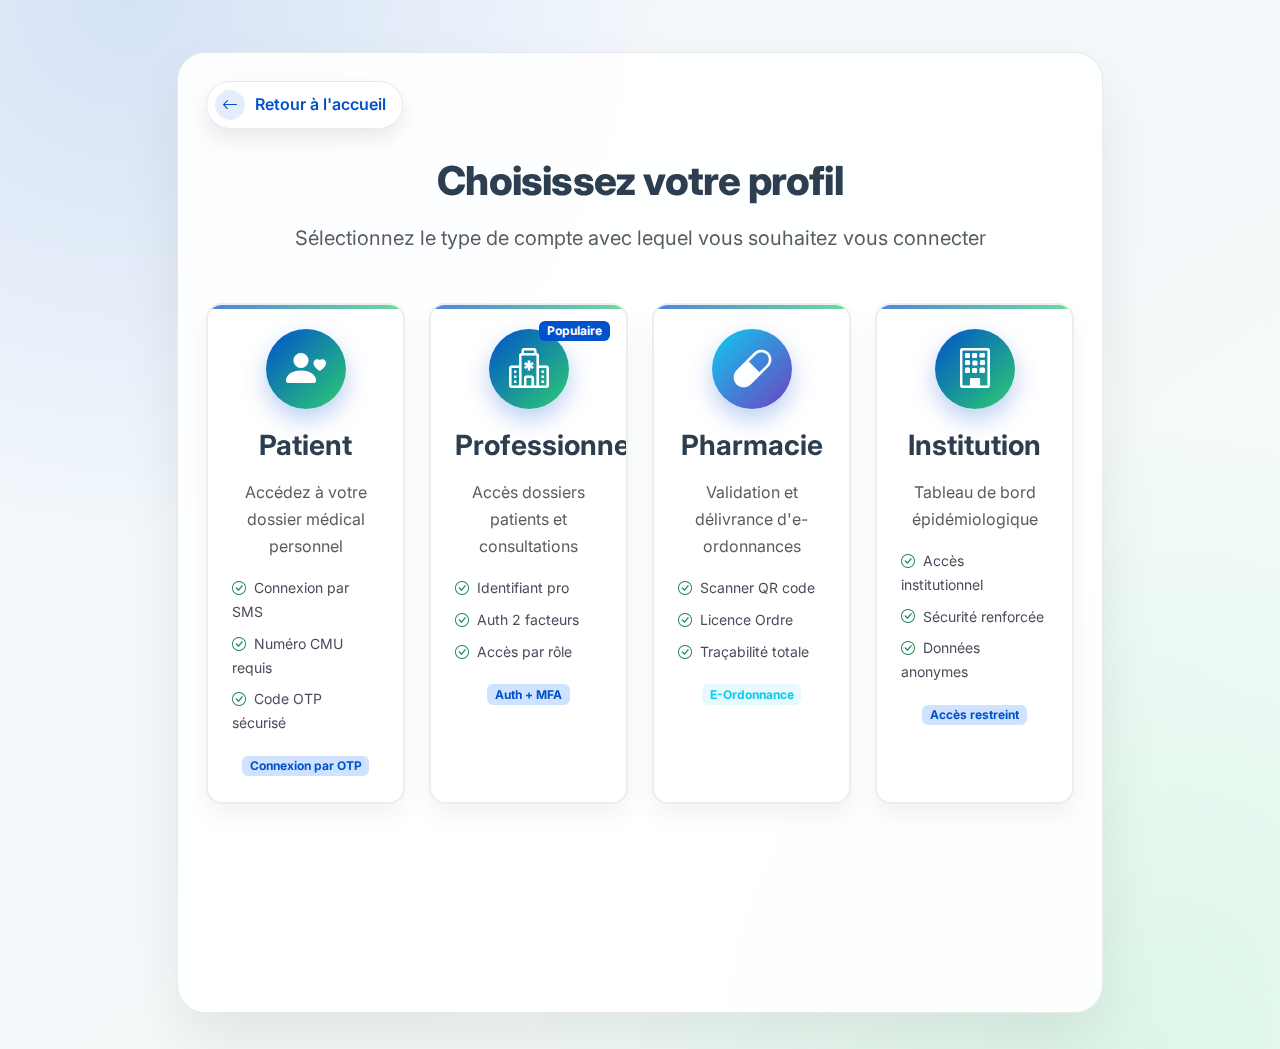
<file: connexion.html>
<!DOCTYPE html>
<html lang="fr">
  <head>
    <meta charset="utf-8">
    <meta name="viewport" content="width=device-width, initial-scale=1">
    <title>Connexion — Sika-Santé</title>
    <meta name="description" content="Choisissez votre profil pour accéder à Sika-Santé">

    <!-- ======= Google Font =======-->
    <link rel="preconnect" href="https://fonts.googleapis.com">
    <link rel="preconnect" href="https://fonts.gstatic.com" crossorigin="">
    <link href="https://fonts.googleapis.com/css2?family=Inter:wght@100..900&display=swap" rel="stylesheet">
    <!-- End Google Font-->

    <!-- ======= Styles =======-->
    <link href="assets/vendors/bootstrap/bootstrap.min.css" rel="stylesheet">
    <link href="assets/vendors/bootstrap-icons/font/bootstrap-icons.min.css" rel="stylesheet">
    <link href="assets/vendors/aos/aos.css" rel="stylesheet">
    <link href="assets/css/style.css" rel="stylesheet">
    <!-- End Styles-->

    <!-- ======= Apply theme =======-->
    <script>
      (function() {
        const storedTheme = localStorage.getItem('theme') || 'light';
        document.documentElement.setAttribute('data-bs-theme', storedTheme);
      })();
    </script>

    <style>
      .auth-page {
        min-height: 100vh;
        display: flex;
        align-items: center;
        padding: 52px 0 36px;
        background:
          radial-gradient(circle at 10% 0%, rgba(0, 82, 204, 0.12), transparent 35%),
          radial-gradient(circle at 90% 100%, rgba(46, 204, 113, 0.12), transparent 40%),
          linear-gradient(145deg, rgba(0, 82, 204, 0.05), rgba(46, 204, 113, 0.05));
      }
      .auth-panel {
        background: rgba(255, 255, 255, 0.9);
        border: 1px solid rgba(var(--inverse-color-rgb), 0.12);
        border-radius: 28px;
        box-shadow: 0 30px 60px rgba(var(--bs-black-rgb), 0.08);
        padding: 28px;
      }
      .profile-card {
        position: relative;
        overflow: hidden;
        text-decoration: none;
        color: inherit;
        display: block;
        background: #fff;
        transition: all 0.3s ease;
        cursor: pointer;
        border: 2px solid rgba(var(--inverse-color-rgb), 0.1);
        height: 100%;
        box-shadow: 0 12px 24px rgba(var(--bs-black-rgb), 0.05);
      }
      .profile-card::before {
        content: "";
        position: absolute;
        top: 0;
        left: 0;
        right: 0;
        height: 4px;
        background: linear-gradient(90deg, var(--bs-primary), var(--bs-secondary));
        opacity: 0.7;
      }
      .profile-card:hover {
        transform: translateY(-10px);
        border-color: var(--bs-primary);
        box-shadow: 0 20px 44px rgba(var(--bs-primary-rgb), 0.16);
      }
      .profile-card:visited {
        color: inherit;
      }
      .profile-card:focus-visible {
        outline: none;
        border-color: var(--bs-primary);
        box-shadow: 0 0 0 4px rgba(var(--bs-primary-rgb), 0.2);
      }
      .profile-icon {
        width: 80px;
        height: 80px;
        line-height: 80px;
        border-radius: 50%;
        background: linear-gradient(135deg, var(--bs-primary), var(--bs-secondary));
        color: white;
        margin: 0 auto 20px;
        box-shadow: 0 10px 24px rgba(var(--bs-primary-rgb), 0.28);
      }
      .profile-card h3 {
        font-weight: 700;
      }
      .profile-features {
        font-size: 14px;
      }
      .back-link {
        position: sticky;
        top: 12px;
        z-index: 3;
        color: var(--bs-primary);
        text-decoration: none;
        display: inline-flex;
        align-items: center;
        gap: 10px;
        margin-bottom: 28px;
        font-weight: 600;
        padding: 8px 16px 8px 8px;
        border-radius: 999px;
        background: #fff;
        border: 1px solid rgba(var(--inverse-color-rgb), 0.12);
        box-shadow: 0 10px 20px rgba(var(--bs-black-rgb), 0.08);
        transition: transform 0.2s ease, box-shadow 0.2s ease, color 0.2s ease;
      }
      .back-link i {
        width: 30px;
        height: 30px;
        display: inline-flex;
        align-items: center;
        justify-content: center;
        border-radius: 50%;
        background: rgba(var(--bs-primary-rgb), 0.1);
      }
      .back-link:hover {
        color: var(--bs-primary-hover);
        transform: translateY(-2px);
        box-shadow: 0 14px 26px rgba(var(--bs-black-rgb), 0.12);
      }
      .back-link:visited {
        color: var(--bs-primary);
      }
      .back-link:focus-visible {
        outline: none;
        box-shadow: 0 0 0 4px rgba(var(--bs-primary-rgb), 0.2);
      }
      .security-alert {
        border-radius: 14px;
        border: 1px solid rgba(13, 202, 240, 0.32);
        box-shadow: 0 12px 28px rgba(13, 202, 240, 0.14);
      }
      .section-title {
        font-weight: 800;
        letter-spacing: -0.02em;
      }
      @media (max-width: 991.98px) {
        .auth-page {
          align-items: flex-start;
          padding-top: 24px;
        }
        .auth-panel {
          padding: 20px;
          border-radius: 20px;
        }
      }
      @media (max-width: 767.98px) {
        .back-link {
          margin-bottom: 20px;
        }
        .section-title {
          font-size: 34px;
        }
      }
    </style>
  </head>
  <body>

    <!-- ======= Auth Page =======-->
    <div class="auth-page">
      <div class="container">
        <div class="row justify-content-center">
          <div class="col-lg-10">
            <div class="auth-panel">

            <!-- Back to home -->
            <a href="index.html" class="back-link" aria-label="Retour a l'accueil">
              <i class="bi bi-arrow-left"></i>
              <span>Retour à l'accueil</span>
            </a>

            <!-- Header -->
            <div class="text-center mb-5" data-aos="fade-up">
              <h1 class="section-title mb-3">Choisissez votre profil</h1>
              <p class="text-muted fs-5">Sélectionnez le type de compte avec lequel vous souhaitez vous connecter</p>
            </div>

            <!-- Profile Cards -->
            <div class="row g-4">

              <!-- Patient Profile -->
              <div class="col-lg-3 col-md-6" data-aos="fade-up" data-aos-delay="0">
                <a class="profile-card p-4 rounded-4 text-center" href="connexion-patient.html">
                  <div class="profile-icon">
                    <i class="bi bi-person-heart fs-1"></i>
                  </div>
                  <h3 class="mb-3">Patient</h3>
                  <p class="text-muted mb-3">Accédez à votre dossier médical personnel</p>
                  <ul class="list-unstyled text-start mb-3 profile-features">
                    <li class="mb-2"><i class="bi bi-check-circle text-success me-2"></i>Connexion par SMS</li>
                    <li class="mb-2"><i class="bi bi-check-circle text-success me-2"></i>Numéro CMU requis</li>
                    <li class="mb-2"><i class="bi bi-check-circle text-success me-2"></i>Code OTP sécurisé</li>
                  </ul>
                  <div class="badge bg-primary-subtle text-primary">Connexion par OTP</div>
                </a>
              </div>

              <!-- Professional Profile -->
              <div class="col-lg-3 col-md-6" data-aos="fade-up" data-aos-delay="100">
                <a class="profile-card p-4 rounded-4 text-center position-relative" href="connexion-professionnel.html">
                  <span class="badge bg-primary position-absolute top-0 end-0 m-3">Populaire</span>
                  <div class="profile-icon">
                    <i class="bi bi-hospital fs-1"></i>
                  </div>
                  <h3 class="mb-3">Professionnel</h3>
                  <p class="text-muted mb-3">Accès dossiers patients et consultations</p>
                  <ul class="list-unstyled text-start mb-3 profile-features">
                    <li class="mb-2"><i class="bi bi-check-circle text-success me-2"></i>Identifiant pro</li>
                    <li class="mb-2"><i class="bi bi-check-circle text-success me-2"></i>Auth 2 facteurs</li>
                    <li class="mb-2"><i class="bi bi-check-circle text-success me-2"></i>Accès par rôle</li>
                  </ul>
                  <div class="badge bg-primary-subtle text-primary">Auth + MFA</div>
                </a>
              </div>

              <!-- Pharmacy Profile -->
              <div class="col-lg-3 col-md-6" data-aos="fade-up" data-aos-delay="200">
                <a class="profile-card p-4 rounded-4 text-center" href="connexion-pharmacie.html">
                  <div class="profile-icon" style="background: linear-gradient(135deg, #0dcaf0, #6f42c1);">
                    <i class="bi bi-capsule fs-1"></i>
                  </div>
                  <h3 class="mb-3">Pharmacie</h3>
                  <p class="text-muted mb-3">Validation et délivrance d'e-ordonnances</p>
                  <ul class="list-unstyled text-start mb-3 profile-features">
                    <li class="mb-2"><i class="bi bi-check-circle text-success me-2"></i>Scanner QR code</li>
                    <li class="mb-2"><i class="bi bi-check-circle text-success me-2"></i>Licence Ordre</li>
                    <li class="mb-2"><i class="bi bi-check-circle text-success me-2"></i>Traçabilité totale</li>
                  </ul>
                  <div class="badge" style="background: rgba(13, 202, 240, 0.1); color: #0dcaf0;">E-Ordonnance</div>
                </a>
              </div>

              <!-- Institution Profile -->
              <div class="col-lg-3 col-md-6" data-aos="fade-up" data-aos-delay="300">
                <a class="profile-card p-4 rounded-4 text-center" href="connexion-institution.html">
                  <div class="profile-icon">
                    <i class="bi bi-building fs-1"></i>
                  </div>
                  <h3 class="mb-3">Institution</h3>
                  <p class="text-muted mb-3">Tableau de bord épidémiologique</p>
                  <ul class="list-unstyled text-start mb-3 profile-features">
                    <li class="mb-2"><i class="bi bi-check-circle text-success me-2"></i>Accès institutionnel</li>
                    <li class="mb-2"><i class="bi bi-check-circle text-success me-2"></i>Sécurité renforcée</li>
                    <li class="mb-2"><i class="bi bi-check-circle text-success me-2"></i>Données anonymes</li>
                  </ul>
                  <div class="badge bg-primary-subtle text-primary">Accès restreint</div>
                </a>
              </div>

            </div>

            <!-- Security Notice -->
            <div class="alert alert-info d-flex align-items-center mt-5 security-alert" role="alert" data-aos="fade-up" data-aos-delay="300">
              <i class="bi bi-shield-lock fs-4 me-3"></i>
              <div>
                <strong>Connexion sécurisée</strong><br>
                Toutes les connexions sont chiffrées et tracées pour votre sécurité. En cas de difficulté, contactez le support au +225 27 20 XX XX XX
              </div>
            </div>

            </div>
          </div>
        </div>
      </div>
    </div>
    <!-- End Auth Page-->

    <!-- ======= Javascripts =======-->
    <script src="assets/vendors/bootstrap/bootstrap.bundle.min.js"></script>
    <script src="assets/vendors/aos/aos.js"></script>
    <script>
      document.addEventListener("DOMContentLoaded", function() {
        AOS.init({
          duration: 800,
          easing: 'slide',
          once: true
        });
      });
    </script>
    <!-- End JavaScripts-->
  </body>
</html>
</file>
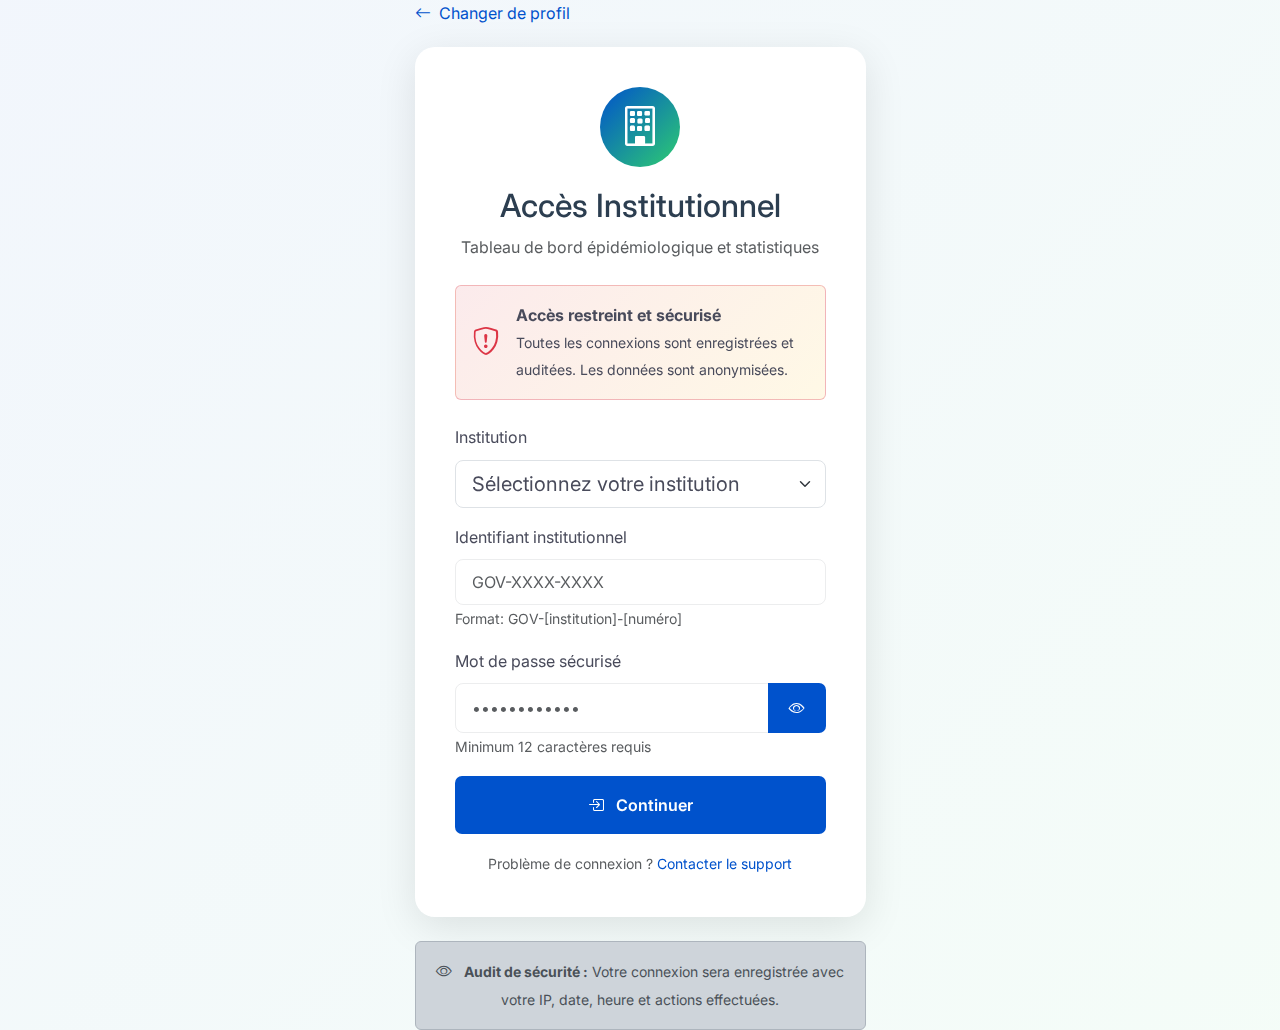
<file: dashboard-institution.html>
<!DOCTYPE html>
<html lang="fr">
  <head>
    <meta charset="utf-8">
    <meta name="viewport" content="width=device-width, initial-scale=1">
    <title>Tableau de Bord Institutionnel — Sika-Santé</title>
    <meta name="description" content="Surveillance épidémiologique et pilotage stratégique">

    <link rel="preconnect" href="https://fonts.googleapis.com">
    <link rel="preconnect" href="https://fonts.gstatic.com" crossorigin="">
    <link href="https://fonts.googleapis.com/css2?family=Inter:wght@100..900&display=swap" rel="stylesheet">

    <link href="assets/vendors/bootstrap/bootstrap.min.css" rel="stylesheet">
    <link href="assets/vendors/bootstrap-icons/font/bootstrap-icons.min.css" rel="stylesheet">
    <link href="assets/css/style.css" rel="stylesheet">

    <style>
      :root {
        --sidebar-width: 280px;
        --header-height: 75px;
        --footer-height: 40px;
      }

      body {
        overflow-x: hidden;
        background: #ecf0f1;
        font-size: 14px;
      }

      /* Header Institutionnel */
      .gov-header {
        position: fixed;
        top: 0;
        left: 0;
        right: 0;
        height: var(--header-height);
        background: linear-gradient(135deg, #2c3e50, #34495e);
        color: white;
        z-index: 1000;
        display: flex;
        align-items: center;
        padding: 0 25px;
        box-shadow: 0 3px 15px rgba(0,0,0,0.3);
      }

      .gov-header .logos {
        display: flex;
        align-items: center;
        gap: 20px;
      }

      .gov-header .ministry-badge {
        background: rgba(255,255,255,0.1);
        padding: 8px 16px;
        border-radius: 6px;
        font-size: 13px;
        font-weight: 600;
      }

      .gov-header .user-info {
        display: flex;
        align-items: center;
        gap: 12px;
      }

      .gov-header .user-avatar {
        width: 45px;
        height: 45px;
        border-radius: 50%;
        background: linear-gradient(135deg, #e74c3c, #c0392b);
        color: white;
        display: flex;
        align-items: center;
        justify-content: center;
        font-weight: bold;
        font-size: 16px;
      }

      .period-selector {
        background: rgba(255,255,255,0.15);
        border: 1px solid rgba(255,255,255,0.3);
        color: white;
        padding: 8px 16px;
        border-radius: 6px;
        font-weight: 500;
      }

      .period-selector:focus {
        background: rgba(255,255,255,0.25);
        outline: none;
      }

      /* Sidebar */
      .sidebar {
        position: fixed;
        top: var(--header-height);
        left: 0;
        width: var(--sidebar-width);
        height: calc(100vh - var(--header-height) - var(--footer-height));
        background: #2c3e50;
        color: white;
        overflow-y: auto;
        z-index: 999;
        transition: transform 0.3s ease;
      }

      .sidebar.hidden {
        transform: translateX(-100%);
      }

      .sidebar-menu {
        list-style: none;
        padding: 20px 0;
        margin: 0;
      }

      .sidebar-menu li a {
        display: flex;
        align-items: center;
        gap: 12px;
        padding: 14px 20px;
        color: rgba(255,255,255,0.8);
        text-decoration: none;
        transition: all 0.2s;
        font-weight: 500;
        font-size: 14px;
      }

      .sidebar-menu li a:hover,
      .sidebar-menu li a.active {
        background: rgba(255,255,255,0.1);
        color: white;
        border-left: 3px solid #3498db;
      }

      .sidebar-menu li a i {
        font-size: 20px;
        width: 24px;
      }

      /* Main Content */
      .main-content {
        margin-left: var(--sidebar-width);
        margin-top: var(--header-height);
        padding: 30px;
        min-height: calc(100vh - var(--header-height) - var(--footer-height));
      }

      @media (max-width: 991px) {
        .sidebar {
          transform: translateX(-100%);
        }
        .sidebar.show {
          transform: translateX(0);
        }
        .main-content {
          margin-left: 0;
        }
      }

      /* Footer Info Bar */
      .info-bar {
        position: fixed;
        bottom: 0;
        left: var(--sidebar-width);
        right: 0;
        height: var(--footer-height);
        background: #34495e;
        color: white;
        display: flex;
        align-items: center;
        padding: 0 25px;
        font-size: 12px;
        z-index: 998;
      }

      @media (max-width: 991px) {
        .info-bar {
          left: 0;
        }
      }

      .status-dot {
        width: 10px;
        height: 10px;
        border-radius: 50%;
        margin-right: 8px;
      }

      .status-normal { background: #2ecc71; }
      .status-warning { background: #f39c12; }
      .status-alert { background: #e74c3c; }

      /* KPI Cards */
      .kpi-card {
        background: white;
        border-radius: 10px;
        padding: 25px;
        border-left: 4px solid #3498db;
        box-shadow: 0 2px 10px rgba(0,0,0,0.08);
        transition: all 0.3s;
      }

      .kpi-card:hover {
        transform: translateY(-5px);
        box-shadow: 0 5px 20px rgba(0,0,0,0.15);
      }

      .kpi-card .number {
        font-size: 42px;
        font-weight: 700;
        color: #2c3e50;
        margin-bottom: 8px;
      }

      .kpi-card .label {
        color: #7f8c8d;
        font-size: 13px;
        text-transform: uppercase;
        letter-spacing: 0.5px;
      }

      .kpi-card .trend {
        font-size: 12px;
        margin-top: 8px;
      }

      .trend.up {
        color: #e74c3c;
      }

      .trend.down {
        color: #2ecc71;
      }

      .kpi-card.warning {
        border-left-color: #f39c12;
      }

      .kpi-card.danger {
        border-left-color: #e74c3c;
      }

      .kpi-card.success {
        border-left-color: #2ecc71;
      }

      /* Section Card */
      .section-card {
        background: white;
        border-radius: 10px;
        padding: 25px;
        margin-bottom: 20px;
        box-shadow: 0 2px 10px rgba(0,0,0,0.08);
      }

      .section-card h4 {
        margin-bottom: 20px;
        display: flex;
        align-items: center;
        justify-content: space-between;
        color: #2c3e50;
        font-weight: 600;
      }

      .section-card h4 i {
        color: #3498db;
        margin-right: 10px;
      }

      /* Chart Placeholder */
      .chart-placeholder {
        background: linear-gradient(135deg, #667eea 0%, #764ba2 100%);
        border-radius: 8px;
        padding: 40px;
        color: white;
        text-align: center;
        min-height: 300px;
        display: flex;
        align-items: center;
        justify-content: center;
        flex-direction: column;
      }

      .chart-placeholder i {
        font-size: 64px;
        margin-bottom: 15px;
        opacity: 0.8;
      }

      /* Map Placeholder */
      .map-placeholder {
        background: linear-gradient(135deg, #11998e 0%, #38ef7d 100%);
        border-radius: 8px;
        padding: 40px;
        color: white;
        text-align: center;
        min-height: 400px;
        display: flex;
        align-items: center;
        justify-content: center;
        flex-direction: column;
      }

      .map-placeholder i {
        font-size: 100px;
        margin-bottom: 15px;
        opacity: 0.9;
      }

      /* Alert Card */
      .alert-gov {
        background: white;
        border-left: 4px solid #e74c3c;
        border-radius: 8px;
        padding: 18px;
        margin-bottom: 12px;
        display: flex;
        align-items: center;
        gap: 15px;
        box-shadow: 0 2px 8px rgba(0,0,0,0.06);
      }

      .alert-gov.warning {
        border-left-color: #f39c12;
      }

      .alert-gov i {
        font-size: 28px;
        color: #e74c3c;
      }

      .alert-gov.warning i {
        color: #f39c12;
      }

      /* Table Styling */
      .table-gov {
        background: white;
        border-radius: 8px;
        overflow: hidden;
      }

      .table-gov thead {
        background: #34495e;
        color: white;
      }

      .table-gov th {
        font-weight: 600;
        font-size: 13px;
        text-transform: uppercase;
        letter-spacing: 0.5px;
      }

      .table-gov tbody tr:hover {
        background: #ecf0f1;
      }

      /* Filters */
      .filter-bar {
        background: white;
        padding: 20px;
        border-radius: 8px;
        margin-bottom: 20px;
        box-shadow: 0 2px 8px rgba(0,0,0,0.06);
      }

      .filter-bar .row {
        align-items: end;
      }

      /* Page Sections */
      .page-section {
        display: none;
      }

      .page-section.active {
        display: block;
      }

      /* Export Buttons */
      .export-btn {
        background: #27ae60;
        color: white;
        border: none;
        padding: 10px 20px;
        border-radius: 6px;
        font-weight: 600;
        cursor: pointer;
      }

      .export-btn:hover {
        background: #229954;
      }

      /* Anonymous Data Warning */
      .anonymous-warning {
        background: linear-gradient(135deg, #667eea 0%, #764ba2 100%);
        color: white;
        padding: 15px 20px;
        border-radius: 8px;
        margin-bottom: 20px;
        display: flex;
        align-items: center;
        gap: 12px;
      }

      .anonymous-warning i {
        font-size: 24px;
      }
    </style>

    <script>
      let currentUser = {};

      // Vérification authentification
      document.addEventListener('DOMContentLoaded', function() {
        const token = localStorage.getItem('sika_access_token');
        const institution = localStorage.getItem('sika_institution');
        const userData = JSON.parse(localStorage.getItem('sika_user_data') || '{}');

        if (!token || !institution) {
          window.location.href = 'connexion-institution.html';
          return;
        }

        currentUser = userData;

        // Afficher infos
        document.getElementById('userName').textContent = userData.institutionName || 'Institution';
        document.getElementById('userRole').textContent = 'Analyste'; // Rôle fictif
        document.getElementById('userInitials').textContent = getInitials(userData.institutionName);

        // Mettre à jour l'heure et statut
        updateClock();
        setInterval(updateClock, 1000);
      });

      function getInitials(name) {
        if (!name) return 'MS';
        return name.split(' ').map(n => n[0]).join('').substring(0, 2).toUpperCase();
      }

      function updateClock() {
        const now = new Date();
        const time = now.toLocaleTimeString('fr-FR');
        const date = now.toLocaleDateString('fr-FR');
        document.getElementById('currentTime').textContent = `${date} ${time}`;
      }

      // Navigation
      function showSection(sectionId) {
        document.querySelectorAll('.page-section').forEach(s => s.classList.remove('active'));
        document.getElementById(sectionId).classList.add('active');

        document.querySelectorAll('.sidebar-menu a').forEach(a => a.classList.remove('active'));
        event.target.closest('a').classList.add('active');

        if (window.innerWidth < 992) {
          document.querySelector('.sidebar').classList.remove('show');
        }
      }

      function toggleSidebar() {
        document.querySelector('.sidebar').classList.toggle('show');
      }

      function logout() {
        if (confirm('Déconnexion sécurisée ?')) {
          localStorage.clear();
          window.location.href = 'index.html';
        }
      }

      function exportPDF() {
        alert('📄 Export PDF en cours...\n\nRapport mensuel de surveillance épidémiologique');
      }

      function exportExcel() {
        alert('📊 Export Excel en cours...\n\nDonnées agrégées pour analyse');
      }

      function triggerAlert() {
        if (confirm('🚨 Déclencher une alerte sanitaire régionale ?\n\nCette action notifiera toutes les directions concernées.')) {
          alert('✅ Alerte déclenchée avec succès\n\nNotifications envoyées aux acteurs régionaux');
        }
      }
    </script>
  </head>
  <body>

    <!-- ======= Header Gouvernemental =======-->
    <header class="gov-header">
      <button class="btn btn-link text-white d-lg-none me-2" onclick="toggleSidebar()">
        <i class="bi bi-list fs-3"></i>
      </button>

      <div class="logos">
        <div class="ministry-badge">
          <i class="bi bi-building me-2"></i>
          Ministère de la Santé
        </div>
      </div>

      <div class="ms-auto d-flex align-items-center gap-3">
        <select class="period-selector">
          <option>Aujourd'hui</option>
          <option>Cette semaine</option>
          <option selected>Ce mois</option>
          <option>Ce trimestre</option>
          <option>Cette année</option>
        </select>

        <button class="btn btn-link text-white position-relative">
          <i class="bi bi-bell fs-5"></i>
          <span class="position-absolute top-0 start-100 translate-middle badge rounded-pill bg-danger">
            3
          </span>
        </button>

        <div class="user-info">
          <div class="user-avatar" id="userInitials">MS</div>
          <div class="d-none d-xl-block">
            <strong id="userName">Ministère de la Santé</strong><br>
            <small style="opacity: 0.9;" id="userRole">Analyste</small>
          </div>
        </div>

        <button class="btn btn-link text-white" onclick="logout()">
          <i class="bi bi-box-arrow-right fs-5"></i>
        </button>
      </div>
    </header>

    <!-- ======= Sidebar =======-->
    <aside class="sidebar">
      <ul class="sidebar-menu">
        <li><a href="#" onclick="showSection('section-dashboard')" class="active">
          <i class="bi bi-speedometer2"></i>
          <span>Tableau de Bord National</span>
        </a></li>

        <li><a href="#" onclick="showSection('section-surveillance')">
          <i class="bi bi-activity"></i>
          <span>Surveillance Épidémiologique</span>
        </a></li>

        <li><a href="#" onclick="showSection('section-carte')">
          <i class="bi bi-map"></i>
          <span>Cartographie Sanitaire</span>
        </a></li>

        <li><a href="#" onclick="showSection('section-statistiques')">
          <i class="bi bi-bar-chart"></i>
          <span>Statistiques & Rapports</span>
        </a></li>

        <li><a href="#" onclick="showSection('section-ressources')">
          <i class="bi bi-hospital"></i>
          <span>Ressources & Capacités</span>
        </a></li>

        <li><a href="#" onclick="showSection('section-alertes')">
          <i class="bi bi-exclamation-triangle"></i>
          <span>Alertes & Crises</span>
        </a></li>

        <li><a href="#" onclick="showSection('section-audits')">
          <i class="bi bi-shield-check"></i>
          <span>Audits & Conformité</span>
        </a></li>

        <li><a href="#" onclick="showSection('section-acces')">
          <i class="bi bi-key"></i>
          <span>Gestion des Accès</span>
        </a></li>

        <li><a href="#" onclick="showSection('section-parametres')">
          <i class="bi bi-gear"></i>
          <span>Paramètres Institutionnels</span>
        </a></li>
      </ul>
    </aside>

    <!-- ======= Main Content =======-->
    <main class="main-content">

      <!-- ====== SECTION: DASHBOARD NATIONAL ====== -->
      <div id="section-dashboard" class="page-section active">

        <div class="anonymous-warning">
          <i class="bi bi-shield-lock"></i>
          <div>
            <strong>Données Anonymisées</strong><br>
            <small>Toutes les données sont agrégées et anonymisées. Aucune information patient individuelle n'est accessible.</small>
          </div>
        </div>

        <h3 class="mb-4">Tableau de Bord National - Février 2025</h3>

        <!-- KPIs -->
        <div class="row g-3 mb-4">
          <div class="col-md-3">
            <div class="kpi-card">
              <div class="number">45,287</div>
              <div class="label">Consultations (Mois)</div>
              <div class="trend up">
                <i class="bi bi-arrow-up"></i> +12% vs mois dernier
              </div>
            </div>
          </div>

          <div class="col-md-3">
            <div class="kpi-card success">
              <div class="number">87%</div>
              <div class="label">Couverture Vaccinale (PEV)</div>
              <div class="trend down">
                <i class="bi bi-arrow-down"></i> -2% (action requise)
              </div>
            </div>
          </div>

          <div class="col-md-3">
            <div class="kpi-card danger">
              <div class="number">3</div>
              <div class="label">Alertes Sanitaires Actives</div>
              <div class="trend up">
                <i class="bi bi-exclamation-triangle"></i> Vigilance
              </div>
            </div>
          </div>

          <div class="col-md-3">
            <div class="kpi-card warning">
              <div class="number">73%</div>
              <div class="label">Taux d'Utilisation CHU</div>
              <div class="trend up">
                <i class="bi bi-arrow-up"></i> +8% (saturation)
              </div>
            </div>
          </div>
        </div>

        <!-- Pathologies Fréquentes -->
        <div class="row g-3">
          <div class="col-md-6">
            <div class="section-card">
              <h4>
                <span><i class="bi bi-virus"></i>Top 5 Pathologies</span>
                <small class="text-muted" style="font-size: 12px; font-weight: normal;">Ce mois</small>
              </h4>
              <div class="chart-placeholder">
                <i class="bi bi-bar-chart"></i>
                <h5>Graphique - Top Pathologies</h5>
                <p class="mb-0">1. Paludisme (34%)<br>2. Grippe (18%)<br>3. Diarrhée (12%)<br>4. HTA (10%)<br>5. Diabète (8%)</p>
              </div>
            </div>
          </div>

          <div class="col-md-6">
            <div class="section-card">
              <h4>
                <span><i class="bi bi-pie-chart"></i>Répartition Public / Privé</span>
              </h4>
              <div class="chart-placeholder" style="background: linear-gradient(135deg, #f093fb 0%, #f5576c 100%);">
                <i class="bi bi-pie-chart"></i>
                <h5>Répartition des Consultations</h5>
                <p class="mb-0">Public: 68%<br>Privé: 32%</p>
              </div>
            </div>
          </div>
        </div>

        <!-- Zones à Risque -->
        <div class="section-card mt-3">
          <h4><i class="bi bi-geo-alt"></i>Zones à Risque Élevé</h4>
          <div class="row g-3">
            <div class="col-md-4">
              <div class="alert-gov">
                <i class="bi bi-geo-alt-fill"></i>
                <div>
                  <strong>Région des Lagunes</strong><br>
                  <small>Pic de paludisme (+45%)</small>
                </div>
              </div>
            </div>
            <div class="col-md-4">
              <div class="alert-gov warning">
                <i class="bi bi-geo-alt-fill"></i>
                <div>
                  <strong>District d'Abidjan Nord</strong><br>
                  <small>Saturation CHU (85%)</small>
                </div>
              </div>
            </div>
            <div class="col-md-4">
              <div class="alert-gov">
                <i class="bi bi-geo-alt-fill"></i>
                <div>
                  <strong>Région du Denguélé</strong><br>
                  <small>Vaccination < 75%</small>
                </div>
              </div>
            </div>
          </div>
        </div>

      </div>

      <!-- ====== SECTION: SURVEILLANCE ÉPIDÉMIOLOGIQUE ====== -->
      <div id="section-surveillance" class="page-section">
        <h3 class="mb-4">Surveillance Épidémiologique</h3>

        <!-- Filtres -->
        <div class="filter-bar">
          <div class="row g-3">
            <div class="col-md-3">
              <label class="form-label">Maladie</label>
              <select class="form-select">
                <option selected>Toutes</option>
                <option>Paludisme</option>
                <option>Choléra</option>
                <option>Fièvre Jaune</option>
                <option>COVID-19</option>
                <option>Grippe</option>
              </select>
            </div>
            <div class="col-md-3">
              <label class="form-label">Région</label>
              <select class="form-select">
                <option selected>Toutes</option>
                <option>Lagunes</option>
                <option>Comoé</option>
                <option>Denguélé</option>
              </select>
            </div>
            <div class="col-md-3">
              <label class="form-label">Période</label>
              <select class="form-select">
                <option>7 derniers jours</option>
                <option selected>30 derniers jours</option>
                <option>3 derniers mois</option>
              </select>
            </div>
            <div class="col-md-3">
              <label class="form-label">&nbsp;</label>
              <button class="btn btn-primary w-100">Appliquer</button>
            </div>
          </div>
        </div>

        <!-- Courbes d'évolution -->
        <div class="section-card">
          <h4><i class="bi bi-graph-up"></i>Évolution du Paludisme (30 derniers jours)</h4>
          <div class="chart-placeholder" style="background: linear-gradient(135deg, #fa709a 0%, #fee140 100%);">
            <i class="bi bi-graph-up-arrow"></i>
            <h5>Courbe d'Évolution</h5>
            <p class="mb-0">+45% de cas détectés<br>Pic détecté en Semaine 5</p>
          </div>
        </div>

        <!-- Comparaison inter-régions -->
        <div class="section-card">
          <h4><i class="bi bi-bar-chart-line"></i>Comparaison Inter-Régions</h4>
          <div class="table-responsive">
            <table class="table table-gov">
              <thead>
                <tr>
                  <th>Région</th>
                  <th>Cas Paludisme</th>
                  <th>Évolution</th>
                  <th>Statut</th>
                </tr>
              </thead>
              <tbody>
                <tr>
                  <td>Lagunes</td>
                  <td>4,523</td>
                  <td class="text-danger">+45%</td>
                  <td><span class="badge bg-danger">Alerte</span></td>
                </tr>
                <tr>
                  <td>Comoé</td>
                  <td>1,234</td>
                  <td class="text-warning">+12%</td>
                  <td><span class="badge bg-warning">Surveillance</span></td>
                </tr>
                <tr>
                  <td>Denguélé</td>
                  <td>876</td>
                  <td class="text-success">-8%</td>
                  <td><span class="badge bg-success">Normal</span></td>
                </tr>
              </tbody>
            </table>
          </div>
        </div>

      </div>

      <!-- ====== SECTION: CARTOGRAPHIE ====== -->
      <div id="section-carte" class="page-section">
        <h3 class="mb-4">Cartographie Sanitaire</h3>

        <div class="section-card">
          <h4>
            <span><i class="bi bi-geo"></i>Carte Interactive de la Côte d'Ivoire</span>
            <div class="btn-group btn-group-sm">
              <button class="btn btn-outline-primary">Incidence</button>
              <button class="btn btn-outline-primary active">Vaccination</button>
              <button class="btn btn-outline-primary">Capacités</button>
            </div>
          </h4>

          <div class="map-placeholder">
            <i class="bi bi-map"></i>
            <h4>Carte Sanitaire - Côte d'Ivoire</h4>
            <p class="mb-0">
              Heatmap : Couverture Vaccinale par Région<br>
              🟢 > 85% | 🟡 75-85% | 🔴 < 75%
            </p>
          </div>
        </div>

        <div class="row g-3 mt-3">
          <div class="col-md-4">
            <div class="kpi-card">
              <div class="number">234</div>
              <div class="label">Centres de Santé Actifs</div>
            </div>
          </div>
          <div class="col-md-4">
            <div class="kpi-card warning">
              <div class="number">18</div>
              <div class="label">Zones Sous-Couvertes</div>
            </div>
          </div>
          <div class="col-md-4">
            <div class="kpi-card success">
              <div class="number">92%</div>
              <div class="label">Structures Connectées</div>
            </div>
          </div>
        </div>

      </div>

      <!-- ====== SECTION: STATISTIQUES & RAPPORTS ====== -->
      <div id="section-statistiques" class="page-section">
        <h3 class="mb-4">Statistiques & Rapports</h3>

        <div class="section-card">
          <h4>
            <span><i class="bi bi-file-earmark-bar-graph"></i>Exports Disponibles</span>
            <div class="btn-group">
              <button class="export-btn" onclick="exportPDF()">
                <i class="bi bi-file-pdf me-2"></i>PDF
              </button>
              <button class="export-btn ms-2" onclick="exportExcel()">
                <i class="bi bi-file-excel me-2"></i>Excel
              </button>
            </div>
          </h4>

          <div class="row g-3">
            <div class="col-md-6">
              <div class="list-group">
                <a href="#" class="list-group-item list-group-item-action d-flex justify-content-between align-items-center">
                  Rapport Mensuel Février 2025
                  <span class="badge bg-primary">Nouveau</span>
                </a>
                <a href="#" class="list-group-item list-group-item-action">
                  Surveillance Paludisme - Trimestre 1
                </a>
                <a href="#" class="list-group-item list-group-item-action">
                  Couverture Vaccinale Annuelle 2024
                </a>
                <a href="#" class="list-group-item list-group-item-action">
                  Analyse Capacité Hospitalière
                </a>
              </div>
            </div>

            <div class="col-md-6">
              <h5>Rapports Programmés</h5>
              <ul class="list-unstyled">
                <li class="mb-2">
                  <i class="bi bi-calendar-week text-primary me-2"></i>
                  <strong>Hebdomadaire</strong> - Lundi 09:00
                </li>
                <li class="mb-2">
                  <i class="bi bi-calendar-month text-primary me-2"></i>
                  <strong>Mensuel</strong> - 1er de chaque mois
                </li>
                <li class="mb-2">
                  <i class="bi bi-calendar-range text-primary me-2"></i>
                  <strong>Trimestriel</strong> - Fin de trimestre
                </li>
              </ul>
            </div>
          </div>
        </div>

      </div>

      <!-- ====== SECTION: RESSOURCES & CAPACITÉS ====== -->
      <div id="section-ressources" class="page-section">
        <h3 class="mb-4">Ressources & Capacités Sanitaires</h3>

        <div class="row g-3 mb-4">
          <div class="col-md-3">
            <div class="kpi-card">
              <div class="number">12,450</div>
              <div class="label">Lits Disponibles</div>
            </div>
          </div>
          <div class="col-md-3">
            <div class="kpi-card warning">
              <div class="number">73%</div>
              <div class="label">Taux d'Occupation</div>
            </div>
          </div>
          <div class="col-md-3">
            <div class="kpi-card success">
              <div class="number">8,234</div>
              <div class="label">Personnel Actif</div>
            </div>
          </div>
          <div class="col-md-3">
            <div class="kpi-card">
              <div class="number">456</div>
              <div class="label">Urgentistes</div>
            </div>
          </div>
        </div>

        <div class="section-card">
          <h4><i class="bi bi-hospital"></i>Charge par Structure</h4>
          <div class="table-responsive">
            <table class="table table-gov">
              <thead>
                <tr>
                  <th>Structure</th>
                  <th>Lits</th>
                  <th>Occupation</th>
                  <th>Personnel</th>
                  <th>Statut</th>
                </tr>
              </thead>
              <tbody>
                <tr>
                  <td>CHU de Cocody</td>
                  <td>450</td>
                  <td>85%</td>
                  <td>234</td>
                  <td><span class="badge bg-warning">Surveillance</span></td>
                </tr>
                <tr>
                  <td>CHU de Treichville</td>
                  <td>380</td>
                  <td>78%</td>
                  <td>198</td>
                  <td><span class="badge bg-success">Normal</span></td>
                </tr>
                <tr>
                  <td>CHU d'Angré</td>
                  <td>320</td>
                  <td>92%</td>
                  <td>176</td>
                  <td><span class="badge bg-danger">Saturation</span></td>
                </tr>
              </tbody>
            </table>
          </div>
        </div>

      </div>

      <!-- ====== SECTION: ALERTES & CRISES ====== -->
      <div id="section-alertes" class="page-section">
        <h3 class="mb-4">Alertes & Gestion de Crise</h3>

        <div class="section-card">
          <h4>
            <span><i class="bi bi-exclamation-triangle"></i>Alertes Actives</span>
            <button class="btn btn-danger btn-sm" onclick="triggerAlert()">
              <i class="bi bi-megaphone me-1"></i>
              Déclencher Alerte
            </button>
          </h4>

          <div class="alert-gov">
            <i class="bi bi-virus"></i>
            <div class="flex-grow-1">
              <strong>Seuil Épidémique Dépassé - Paludisme</strong><br>
              <small>Région des Lagunes - Détecté il y a 2 heures</small>
            </div>
            <button class="btn btn-sm btn-danger">Voir Détails</button>
          </div>

          <div class="alert-gov warning">
            <i class="bi bi-hospital"></i>
            <div class="flex-grow-1">
              <strong>Saturation CHU d'Angré</strong><br>
              <small>Taux d'occupation 92% - Vigilance requise</small>
            </div>
            <button class="btn btn-sm btn-warning">Voir Détails</button>
          </div>

          <div class="alert-gov">
            <i class="bi bi-shield-x"></i>
            <div class="flex-grow-1">
              <strong>Chute Couverture Vaccinale - Denguélé</strong><br>
              <small>-12% en 3 mois - Action corrective nécessaire</small>
            </div>
            <button class="btn btn-sm btn-danger">Voir Détails</button>
          </div>
        </div>

      </div>

      <!-- ====== SECTION: AUDITS ====== -->
      <div id="section-audits" class="page-section">
        <h3 class="mb-4">Audits, Traçabilité & Conformité</h3>

        <div class="section-card">
          <h4><i class="bi bi-shield-check"></i>Journal d'Audit (7 derniers jours)</h4>
          <div class="table-responsive">
            <table class="table table-gov table-sm">
              <thead>
                <tr>
                  <th>Date/Heure</th>
                  <th>Utilisateur</th>
                  <th>Action</th>
                  <th>Détails</th>
                </tr>
              </thead>
              <tbody>
                <tr>
                  <td>04 Fév 2025 14:32</td>
                  <td>Dr. KONÉ Amadou</td>
                  <td>Export Rapport</td>
                  <td>Rapport mensuel PDF</td>
                </tr>
                <tr>
                  <td>04 Fév 2025 11:15</td>
                  <td>Analyste TRAORÉ</td>
                  <td>Consultation Dashboard</td>
                  <td>Vue surveillance épidémio</td>
                </tr>
                <tr>
                  <td>03 Fév 2025 09:45</td>
                  <td>Admin SYSTÈME</td>
                  <td>Modification Paramètre</td>
                  <td>Seuil alerte paludisme: 100→150</td>
                </tr>
              </tbody>
            </table>
          </div>
          <p class="text-muted mb-0 mt-3">
            <i class="bi bi-info-circle me-1"></i>
            <small>Tous les accès sont enregistrés conformément aux exigences ARTCI. Conservation: 5 ans.</small>
          </p>
        </div>

        <div class="section-card">
          <h4><i class="bi bi-file-earmark-lock"></i>Conformité</h4>
          <div class="row">
            <div class="col-md-4">
              <div class="text-center p-3">
                <i class="bi bi-check-circle text-success" style="font-size: 48px;"></i>
                <p class="mt-2 mb-0"><strong>Conformité ARTCI</strong><br><small>100%</small></p>
              </div>
            </div>
            <div class="col-md-4">
              <div class="text-center p-3">
                <i class="bi bi-check-circle text-success" style="font-size: 48px;"></i>
                <p class="mt-2 mb-0"><strong>Anonymisation</strong><br><small>Conforme</small></p>
              </div>
            </div>
            <div class="col-md-4">
              <div class="text-center p-3">
                <i class="bi bi-check-circle text-success" style="font-size: 48px;"></i>
                <p class="mt-2 mb-0"><strong>Rétention Données</strong><br><small>5 ans</small></p>
              </div>
            </div>
          </div>
        </div>

      </div>

      <!-- ====== SECTION: GESTION ACCÈS ====== -->
      <div id="section-acces" class="page-section">
        <h3 class="mb-4">Gestion des Accès</h3>

        <div class="section-card">
          <h4>
            <span><i class="bi bi-people"></i>Utilisateurs Actifs</span>
            <button class="btn btn-primary btn-sm">
              <i class="bi bi-plus-circle me-1"></i>
              Nouvel Utilisateur
            </button>
          </h4>

          <div class="table-responsive">
            <table class="table table-gov">
              <thead>
                <tr>
                  <th>Nom</th>
                  <th>Rôle</th>
                  <th>Email</th>
                  <th>Dernière Connexion</th>
                  <th>Actions</th>
                </tr>
              </thead>
              <tbody>
                <tr>
                  <td>Dr. KONÉ Amadou</td>
                  <td><span class="badge bg-primary">Directeur</span></td>
                  <td>a.kone@msante.gouv.ci</td>
                  <td>04 Fév 2025 14:32</td>
                  <td>
                    <button class="btn btn-sm btn-outline-danger">
                      <i class="bi bi-x-circle"></i>
                    </button>
                  </td>
                </tr>
                <tr>
                  <td>TRAORÉ Ibrahim</td>
                  <td><span class="badge bg-info">Analyste</span></td>
                  <td>i.traore@msante.gouv.ci</td>
                  <td>04 Fév 2025 11:15</td>
                  <td>
                    <button class="btn btn-sm btn-outline-danger">
                      <i class="bi bi-x-circle"></i>
                    </button>
                  </td>
                </tr>
              </tbody>
            </table>
          </div>
        </div>

        <div class="alert alert-warning">
          <i class="bi bi-shield-exclamation me-2"></i>
          <strong>Sécurité Renforcée :</strong> Tous les comptes nécessitent une double authentification (MFA) et sont liés à des adresses IP autorisées.
        </div>

      </div>

      <!-- ====== SECTION: PARAMÈTRES ====== -->
      <div id="section-parametres" class="page-section">
        <h3 class="mb-4">Paramètres Institutionnels</h3>

        <div class="section-card">
          <h4><i class="bi bi-sliders"></i>Seuils d'Alerte</h4>
          <div class="row g-3">
            <div class="col-md-6">
              <label class="form-label">Paludisme (cas/semaine)</label>
              <input type="number" class="form-control" value="150">
            </div>
            <div class="col-md-6">
              <label class="form-label">Couverture Vaccinale Minimale (%)</label>
              <input type="number" class="form-control" value="75">
            </div>
            <div class="col-md-6">
              <label class="form-label">Taux Occupation CHU (%)</label>
              <input type="number" class="form-control" value="85">
            </div>
            <div class="col-md-6">
              <label class="form-label">Période Reporting (jours)</label>
              <input type="number" class="form-control" value="30">
            </div>
          </div>
          <button class="btn btn-primary mt-3">Enregistrer</button>
        </div>

        <div class="section-card">
          <h4><i class="bi bi-bell"></i>Notifications Automatiques</h4>
          <div class="form-check form-switch mb-3">
            <input class="form-check-input" type="checkbox" id="notifEmail" checked>
            <label class="form-check-label" for="notifEmail">
              Email pour alertes critiques
            </label>
          </div>
          <div class="form-check form-switch mb-3">
            <input class="form-check-input" type="checkbox" id="notifSMS" checked>
            <label class="form-check-label" for="notifSMS">
              SMS pour situations d'urgence
            </label>
          </div>
          <div class="form-check form-switch">
            <input class="form-check-input" type="checkbox" id="notifWeekly" checked>
            <label class="form-check-label" for="notifWeekly">
              Rapport hebdomadaire automatique
            </label>
          </div>
        </div>

      </div>

    </main>

    <!-- ======= Info Bar =======-->
    <div class="info-bar">
      <div class="d-flex align-items-center me-4">
        <span class="status-dot status-normal"></span>
        <span>Système: Normal</span>
      </div>
      <div class="me-4">
        <i class="bi bi-database me-1"></i>
        Données à jour | Complétude: 94%
      </div>
      <div class="ms-auto">
        <i class="bi bi-clock me-1"></i>
        <span id="currentTime">--/--/---- --:--:--</span>
      </div>
    </div>

    <!-- ======= Javascripts =======-->
    <script src="assets/vendors/bootstrap/bootstrap.bundle.min.js"></script>
  </body>
</html>
</file>
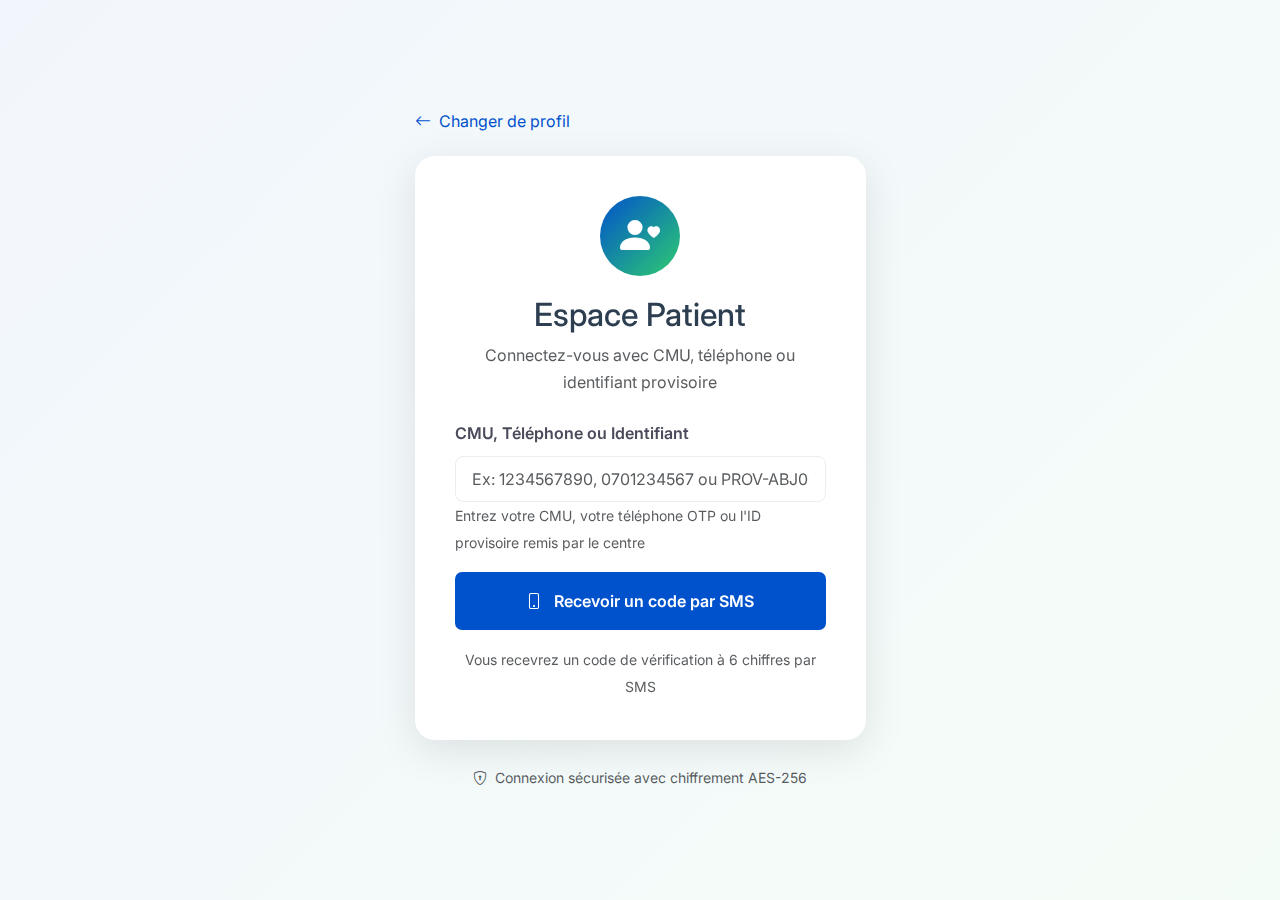
<file: dashboard-patient.html>
<!DOCTYPE html>
<html lang="fr">
  <head>
    <meta charset="utf-8">
    <meta name="viewport" content="width=device-width, initial-scale=1">
    <title>Mon Espace Patient — Sika-Santé</title>
    <meta name="description" content="Votre carnet de santé numérique">

    <link rel="preconnect" href="https://fonts.googleapis.com">
    <link rel="preconnect" href="https://fonts.gstatic.com" crossorigin="">
    <link href="https://fonts.googleapis.com/css2?family=Inter:wght@100..900&display=swap" rel="stylesheet">

    <link href="assets/vendors/bootstrap/bootstrap.min.css" rel="stylesheet">
    <link href="assets/vendors/bootstrap-icons/font/bootstrap-icons.min.css" rel="stylesheet">
    <link href="assets/css/style.css" rel="stylesheet">

    <style>
      :root {
        --sidebar-width: 260px;
        --header-height: 70px;
      }

      body {
        overflow-x: hidden;
      }

      /* Header */
      .dashboard-header {
        position: fixed;
        top: 0;
        left: 0;
        right: 0;
        height: var(--header-height);
        background: white;
        border-bottom: 1px solid rgba(var(--inverse-color-rgb), 0.1);
        z-index: 1000;
        display: flex;
        align-items: center;
        padding: 0 20px;
      }

      .dashboard-header .user-info {
        display: flex;
        align-items: center;
        gap: 12px;
      }

      .dashboard-header .user-avatar {
        width: 45px;
        height: 45px;
        border-radius: 50%;
        background: linear-gradient(135deg, var(--bs-primary), var(--bs-secondary));
        color: white;
        display: flex;
        align-items: center;
        justify-content: center;
        font-weight: bold;
        font-size: 18px;
      }

      .emergency-btn {
        background: #dc3545;
        color: white;
        border: none;
        padding: 8px 16px;
        border-radius: 8px;
        font-weight: 600;
        animation: pulse 2s infinite;
      }

      @keyframes pulse {
        0%, 100% { transform: scale(1); }
        50% { transform: scale(1.05); }
      }

      /* Sidebar */
      .sidebar {
        position: fixed;
        top: var(--header-height);
        left: 0;
        width: var(--sidebar-width);
        height: calc(100vh - var(--header-height));
        background: white;
        border-right: 1px solid rgba(var(--inverse-color-rgb), 0.1);
        overflow-y: auto;
        z-index: 999;
        transition: transform 0.3s ease;
      }

      .sidebar.hidden {
        transform: translateX(-100%);
      }

      .sidebar-menu {
        list-style: none;
        padding: 20px 0;
        margin: 0;
      }

      .sidebar-menu li a {
        display: flex;
        align-items: center;
        gap: 12px;
        padding: 12px 20px;
        color: var(--bs-body-color);
        text-decoration: none;
        transition: all 0.2s;
      }

      .sidebar-menu li a:hover,
      .sidebar-menu li a.active {
        background: rgba(var(--bs-primary-rgb), 0.1);
        color: var(--bs-primary);
        border-left: 3px solid var(--bs-primary);
      }

      .sidebar-menu li a i {
        font-size: 20px;
        width: 24px;
      }

      /* Main Content */
      .main-content {
        margin-left: var(--sidebar-width);
        margin-top: var(--header-height);
        padding: 30px;
        min-height: calc(100vh - var(--header-height));
        background: #f8f9fa;
      }

      @media (max-width: 991px) {
        .sidebar {
          transform: translateX(-100%);
        }
        .sidebar.show {
          transform: translateX(0);
        }
        .main-content {
          margin-left: 0;
        }
      }

      /* Cards */
      .vital-card {
        background: linear-gradient(135deg, var(--bs-primary), var(--bs-secondary));
        color: white;
        border-radius: 15px;
        padding: 25px;
        margin-bottom: 25px;
      }

      .vital-card h3 {
        color: white;
        font-size: 16px;
        font-weight: 600;
        margin-bottom: 20px;
        display: flex;
        align-items: center;
        gap: 10px;
      }

      .vital-grid {
        display: grid;
        grid-template-columns: repeat(auto-fit, minmax(150px, 1fr));
        gap: 15px;
      }

      .vital-item {
        background: rgba(255, 255, 255, 0.15);
        padding: 15px;
        border-radius: 10px;
        backdrop-filter: blur(10px);
      }

      .vital-item label {
        font-size: 12px;
        opacity: 0.9;
        display: block;
        margin-bottom: 5px;
      }

      .vital-item strong {
        font-size: 18px;
        display: block;
      }

      .quick-action {
        background: white;
        border: 1px solid rgba(var(--inverse-color-rgb), 0.1);
        border-radius: 12px;
        padding: 25px;
        text-align: center;
        transition: all 0.3s;
        cursor: pointer;
        height: 100%;
      }

      .quick-action:hover {
        transform: translateY(-5px);
        box-shadow: 0 10px 30px rgba(var(--bs-black-rgb), 0.1);
      }

      .quick-action i {
        font-size: 40px;
        color: var(--bs-primary);
        margin-bottom: 15px;
      }

      .alert-item {
        background: white;
        border-left: 4px solid var(--bs-warning);
        border-radius: 8px;
        padding: 15px;
        margin-bottom: 10px;
        display: flex;
        align-items: center;
        gap: 15px;
      }

      .alert-item.success {
        border-left-color: var(--bs-success);
      }

      .alert-item i {
        font-size: 24px;
        color: var(--bs-warning);
      }

      .section-card {
        background: white;
        border-radius: 12px;
        padding: 25px;
        margin-bottom: 20px;
        border: 1px solid rgba(var(--inverse-color-rgb), 0.1);
      }

      .section-card h4 {
        margin-bottom: 20px;
        display: flex;
        align-items: center;
        gap: 10px;
      }

      .list-item {
        padding: 15px;
        border-bottom: 1px solid rgba(var(--inverse-color-rgb), 0.1);
        display: flex;
        justify-content: space-between;
        align-items: center;
      }

      .list-item:last-child {
        border-bottom: none;
      }

      .badge-status {
        padding: 5px 12px;
        border-radius: 20px;
        font-size: 12px;
        font-weight: 600;
      }

      .qr-box {
        background: white;
        border: 2px dashed var(--bs-primary);
        border-radius: 12px;
        padding: 30px;
        text-align: center;
      }

      .page-section {
        display: none;
      }

      .page-section.active {
        display: block;
      }

      .offline-indicator {
        position: fixed;
        bottom: 20px;
        right: 20px;
        background: #ffc107;
        color: #000;
        padding: 10px 20px;
        border-radius: 25px;
        font-weight: 600;
        box-shadow: 0 4px 12px rgba(0,0,0,0.2);
        display: none;
      }

      .offline-indicator.show {
        display: block;
      }

      .notifications-panel {
        position: fixed;
        top: calc(var(--header-height) + 10px);
        right: 20px;
        width: min(420px, calc(100vw - 40px));
        max-height: 65vh;
        overflow-y: auto;
        background: #fff;
        border: 1px solid rgba(var(--inverse-color-rgb), 0.12);
        border-radius: 12px;
        box-shadow: 0 20px 40px rgba(var(--bs-black-rgb), 0.14);
        z-index: 1200;
        padding: 14px;
        display: none;
      }

      .notifications-panel.show {
        display: block;
      }

      .notification-item {
        padding: 10px 0;
        border-bottom: 1px solid rgba(var(--inverse-color-rgb), 0.1);
      }

      .notification-item:last-child {
        border-bottom: none;
      }

      .notification-item.unread {
        background: rgba(var(--bs-primary-rgb), 0.04);
      }

      .todo-item {
        border: 1px solid rgba(var(--inverse-color-rgb), 0.12);
        border-radius: 10px;
        padding: 12px;
        margin-bottom: 10px;
        background: #fff;
      }

      .todo-item:last-child {
        margin-bottom: 0;
      }

      .status-select {
        min-width: 140px;
      }
    </style>

    <script>
      const DASHBOARD_STATE_KEY = 'sika_patient_dashboard_state_v1';
      const TOKEN_KEY    = 'sika_access_token';
      const ROLE_KEY     = 'sika_user_role';
      const USER_KEY     = 'sika_user_data';
      const PROFILE_KEY  = 'sika_patient_profile';
      const MEDICAL_KEY  = 'sika_patient_medical_record';
      const LOGIN_HISTORY_KEY = 'sika_patient_login_history_v1';
      const DEVICES_KEY  = 'sika_patient_devices_v1';
      const SESSION_KEY  = 'sika_patient_session_id';
      const OFFLINE_ALLOWED_SECTIONS = ['section-emergency', 'section-ordonnances', 'section-vaccins'];

      let userContext = { name: 'Patient', cmuNumber: 'N/A', isProvisional: false, createdByCenter: null };
      let patientProfile = {};
      let patientMedical = {};
      let dashboardState = null;

      const PRESCRIPTION_STATUSES = ['Active', 'Partielle', 'Delivree', 'Expiree'];
      const ACCESS_DURATIONS = [
        { key: '15m', label: '15 min' },
        { key: '1d', label: '1 jour' },
        { key: '7d', label: '7 jours' }
      ];

      document.addEventListener('DOMContentLoaded', function () {
        const token = localStorage.getItem(TOKEN_KEY);
        const userRole = localStorage.getItem(ROLE_KEY);
        let userData = {};
        try { userData = JSON.parse(localStorage.getItem(USER_KEY) || '{}'); } catch (_) {}
        try { patientProfile = JSON.parse(localStorage.getItem(PROFILE_KEY) || '{}'); } catch (_) {}
        try { patientMedical = JSON.parse(localStorage.getItem(MEDICAL_KEY) || '{}'); } catch (_) {}

        if (!token || userRole !== 'PATIENT') {
          window.location.href = 'connexion-patient.html';
          return;
        }

        const fullName = patientProfile.firstName
          ? (patientProfile.firstName + ' ' + patientProfile.lastName)
          : (userData.name || 'Patient');

        userContext = {
          name            : fullName,
          cmuNumber       : patientProfile.cmu || patientProfile.temporaryId || userData.cmuNumber || 'N/A',
          isProvisional   : !patientProfile.cmu && !!patientProfile.temporaryId,
          createdByCenter : patientProfile.createdByCenter || null,
          activatedAt     : patientProfile.activatedAt || null
        };

        applyUserContext();
        initDashboardState();
        renderDynamicSections();
        renderPatientQr();
        renderAccess();
        renderPrescriptions();
        renderTodoList();
        renderNotifications();
        renderProfileData();
        renderDashboardOverview();
        renderEmergencySnapshot();
        renderVaccinesState();
        renderDocumentsList();
        renderMedicationState();
        renderMedicationHistory();
        renderLoginHistory();
        renderDevicesState();
        syncSettingsUI();
        bindPatientActions();
        bindConnectivityEvents();

        document.addEventListener('click', function (event) {
          const panel = document.getElementById('notificationsPanel');
          const button = document.getElementById('notificationsBtn');
          if (!panel || !button) {
            return;
          }
          if (!panel.contains(event.target) && !button.contains(event.target)) {
            panel.classList.remove('show');
          }
        });
      });

      function applyUserContext() {
        const set = (id, val) => { const el = document.getElementById(id); if (el) el.textContent = val; };

        set('userName',        userContext.name);
        set('userNameSidebar', userContext.name);
        set('cmuNumber',       userContext.cmuNumber);
        set('cmuNumberVital',  userContext.cmuNumber);

        const initials = userContext.name.split(' ').map(p => p[0]).join('').substring(0, 2).toUpperCase();
        set('userInitials', initials || 'P');

        // Badge ID provisoire dans le header
        const provBadge = document.getElementById('provisionalHeaderBadge');
        if (provBadge) provBadge.style.display = userContext.isProvisional ? 'inline-flex' : 'none';

        // Centre de création (affiché dans sidebar et profil)
        const centerEls = document.querySelectorAll('.created-by-center-text');
        centerEls.forEach(el => {
          el.textContent = userContext.createdByCenter || 'Centre de santé';
        });

        // Bloc centre → toujours visible si valeur disponible
        const centerBlocks = document.querySelectorAll('.creation-center-block');
        centerBlocks.forEach(el => {
          el.style.display = userContext.createdByCenter ? 'flex' : 'none';
        });

        // Date activation
        const actEls = document.querySelectorAll('.activated-at-text');
        actEls.forEach(el => {
          el.textContent = userContext.activatedAt
            ? new Date(userContext.activatedAt).toLocaleDateString('fr-FR')
            : '—';
        });
      }

      function initDashboardState() {
        let persisted = null;
        try {
          persisted = JSON.parse(localStorage.getItem(DASHBOARD_STATE_KEY) || 'null');
        } catch (error) {
          persisted = null;
        }

        const sourceIdentifier = patientProfile.patientId || patientProfile.cmu || patientProfile.temporaryId || userContext.cmuNumber;
        if (persisted && persisted.patientIdentifier && sourceIdentifier && persisted.patientIdentifier !== sourceIdentifier) {
          persisted = null;
        }

        if (persisted) {
          dashboardState = persisted;
          dashboardState.patientIdentifier = dashboardState.patientIdentifier || sourceIdentifier;
          ensureDashboardStateDefaults();
          hydrateStateFromProfessionalData();
          saveDashboardState();
          return;
        }

        const now = Date.now();
        dashboardState = {
          qr: null,
          notifications: [
            {
              id: 'n-1',
              type: 'warning',
              title: 'Demande d acces en attente',
              message: 'Un professionnel attend votre autorisation.',
              createdAt: now - 1000 * 60 * 30,
              read: false
            },
            {
              id: 'n-2',
              type: 'info',
              title: 'Rappel vaccin',
              message: 'Le rappel Tetanos est recommande.',
              createdAt: now - 1000 * 60 * 90,
              read: false
            },
            {
              id: 'n-3',
              type: 'warning',
              title: 'Alerte sanitaire regionale',
              message: 'Campagne de prevention dengue active dans votre district.',
              createdAt: now - 1000 * 60 * 180,
              read: false
            }
          ],
          access: {
            pending: [
              {
                id: 'req-1',
                requester: 'Dr. TRAORE Ibrahim',
                structure: 'Pharmacie Centrale',
                scope: 'Ordonnances',
                requestedAt: now - 1000 * 60 * 120
              }
            ],
            granted: [
              {
                id: 'gr-1',
                requester: 'Dr. KOUASSI Jean',
                structure: 'CHU Cocody - Cardiologie',
                scope: 'Consultation complete',
                expiresAt: null,
                grantedAt: now - 1000 * 60 * 60 * 24 * 20
              }
            ],
            history: [
              {
                id: 'h-1',
                actor: 'Dr. KOUASSI Jean',
                action: 'Consultation du profil sante',
                structure: 'CHU Cocody - Cardiologie',
                at: now - 1000 * 60 * 60 * 24
              }
            ]
          },
          prescriptions: [
            {
              id: 'ORD-2025-001',
              issuedAt: '25 Janvier 2025',
              doctor: 'Dr. KOUASSI Jean',
              details: 'Paracetamol 500mg, Vitamine C',
              status: 'Active',
              dispenses: []
            },
            {
              id: 'ORD-2024-045',
              issuedAt: '10 Decembre 2024',
              doctor: 'Dr. KONE Marie',
              details: 'Amoxicilline, Sirop antitussif',
              status: 'Delivree',
              dispenses: [
                { at: now - 1000 * 60 * 60 * 24 * 40, pharmacy: 'Pharmacie Centrale' }
              ]
            }
          ],
          profile: {
            fullName: 'Jean KOUASSI',
            birthDate: '15 Janvier 1985 (40 ans)',
            phone: '+225 07 01 23 45 67',
            address: 'Cocody, Abidjan',
            bloodGroup: 'O+',
            allergies: 'Penicilline',
            chronicDiseases: 'Aucune',
            specialConditions: 'Aucun',
            emergencyName: 'Marie KOUASSI (Epouse)',
            emergencyPhone: '+225 07 01 23 45 68'
          },
          medications: [
            { id: 'med-paracetamol', name: 'Paracetamol 500mg', taken: false, lastTakenAt: null },
            { id: 'med-vitc', name: 'Vitamine C', taken: false, lastTakenAt: null }
          ],
          medicationHistory: [],
          consultations: [
            { id: 'c-2025-01', title: 'Controle de routine - RAS', place: 'CHU de Cocody', doctor: 'Dr. KOUASSI Jean', date: '25 Janvier 2025', type: 'Cardiologie' },
            { id: 'c-2024-12', title: 'Grippe saisonniere', place: 'Centre de Sante Abobo', doctor: 'Dr. KONE Marie', date: '10 Decembre 2024', type: 'Generaliste' },
            { id: 'c-2024-09', title: 'Gastro-enterite', place: 'CHU de Treichville', doctor: 'Service Urgences', date: '05 Septembre 2024', type: 'Urgences' }
          ],
          documents: [
            { id: 'doc-cmu', name: 'Carte CMU.pdf', addedAt: now - 1000 * 60 * 60 * 24 * 35, mime: 'application/pdf', source: 'system', content: null },
            { id: 'doc-certif', name: 'Certificat Medical.pdf', addedAt: now - 1000 * 60 * 60 * 24 * 22, mime: 'application/pdf', source: 'system', content: null }
          ],
          settings: {
            language: 'Français',
            phoneOtp: '+225 07 01 23 45 67',
            biometric: true,
            otpEachLogin: true,
            offlineMode: true,
            lastSyncAt: now
          },
          loginHistory: [],
          devices: [],
          patientIdentifier: sourceIdentifier,
          supportReports: []
        };

        ensureDashboardStateDefaults();
        hydrateStateFromProfessionalData();
        saveDashboardState();
      }

      function saveDashboardState() {
        localStorage.setItem(DASHBOARD_STATE_KEY, JSON.stringify(dashboardState));
        localStorage.setItem(LOGIN_HISTORY_KEY, JSON.stringify(dashboardState.loginHistory || []));
        localStorage.setItem(DEVICES_KEY, JSON.stringify(dashboardState.devices || []));
      }

      function readArrayStorage(key) {
        try {
          const parsed = JSON.parse(localStorage.getItem(key) || '[]');
          return Array.isArray(parsed) ? parsed : [];
        } catch (error) {
          return [];
        }
      }

      function ensureDashboardStateDefaults() {
        if (!dashboardState.profile) {
          dashboardState.profile = {
            fullName: userContext.name || 'Patient',
            birthDate: 'N/A',
            phone: '+225 07 00 00 00 00',
            address: 'N/A',
            bloodGroup: 'N/A',
            allergies: 'Aucune',
            chronicDiseases: 'Aucune',
            specialConditions: 'Aucune',
            emergencyName: 'Contact urgence',
            emergencyPhone: '+225 07 00 00 00 00'
          };
        }
        dashboardState.profile.fullName = dashboardState.profile.fullName || userContext.name || 'Patient';
        dashboardState.profile.birthDate = dashboardState.profile.birthDate || 'N/A';
        dashboardState.profile.phone = dashboardState.profile.phone || '+225 07 00 00 00 00';
        dashboardState.profile.address = dashboardState.profile.address || 'N/A';
        dashboardState.profile.bloodGroup = dashboardState.profile.bloodGroup || 'N/A';
        dashboardState.profile.allergies = dashboardState.profile.allergies || 'Aucune';
        dashboardState.profile.chronicDiseases = dashboardState.profile.chronicDiseases || 'Aucune';
        dashboardState.profile.specialConditions = dashboardState.profile.specialConditions || 'Aucune';
        dashboardState.profile.emergencyName = dashboardState.profile.emergencyName || 'Contact urgence';
        dashboardState.profile.emergencyPhone = dashboardState.profile.emergencyPhone || '+225 07 00 00 00 00';
        if (!Array.isArray(dashboardState.medications)) {
          dashboardState.medications = [];
        }
        if (!Array.isArray(dashboardState.consultations)) {
          dashboardState.consultations = [];
        }
        if (!Array.isArray(dashboardState.documents)) {
          dashboardState.documents = [];
        }
        if (!Array.isArray(dashboardState.notifications)) {
          dashboardState.notifications = [];
        }
        if (!dashboardState.access) {
          dashboardState.access = { pending: [], granted: [], history: [] };
        }
        if (!Array.isArray(dashboardState.access.pending)) {
          dashboardState.access.pending = [];
        }
        if (!Array.isArray(dashboardState.access.granted)) {
          dashboardState.access.granted = [];
        }
        if (!Array.isArray(dashboardState.access.history)) {
          dashboardState.access.history = [];
        }
        if (!Array.isArray(dashboardState.prescriptions)) {
          dashboardState.prescriptions = [];
        }
        if (!Array.isArray(dashboardState.medicationHistory)) {
          dashboardState.medicationHistory = [];
        }
        if (!dashboardState.settings) {
          dashboardState.settings = {
            language: 'Français',
            phoneOtp: '+225 07 00 00 00 00',
            biometric: true,
            otpEachLogin: true,
            offlineMode: true,
            lastSyncAt: Date.now()
          };
        }
        dashboardState.settings.language = dashboardState.settings.language || 'Français';
        dashboardState.settings.phoneOtp = dashboardState.settings.phoneOtp || dashboardState.profile.phone || '+225 07 00 00 00 00';
        dashboardState.settings.biometric = dashboardState.settings.biometric !== false;
        dashboardState.settings.otpEachLogin = dashboardState.settings.otpEachLogin !== false;
        dashboardState.settings.offlineMode = dashboardState.settings.offlineMode !== false;
        dashboardState.settings.lastSyncAt = dashboardState.settings.lastSyncAt || Date.now();
        dashboardState.loginHistory = readArrayStorage(LOGIN_HISTORY_KEY);
        dashboardState.devices = readArrayStorage(DEVICES_KEY);
        if (dashboardState.loginHistory.length === 0) {
          dashboardState.loginHistory.push({
            id: `login-${Date.now()}`,
            at: Date.now() - (1000 * 60 * 45),
            status: 'SUCCESS',
            cmuNumber: userContext.cmuNumber,
            method: 'CMU + OTP',
            device: 'Navigateur Web',
            location: 'Abidjan (mock)'
          });
        }
        if (dashboardState.devices.length === 0) {
          const sessionId = localStorage.getItem(SESSION_KEY) || `sess-${Date.now()}`;
          dashboardState.devices.push({
            id: sessionId,
            label: 'Navigateur Web',
            cmuNumber: userContext.cmuNumber,
            firstSeenAt: Date.now() - (1000 * 60 * 90),
            lastSeenAt: Date.now(),
            status: 'active',
            isCurrent: true
          });
        }
        if (!Array.isArray(dashboardState.supportReports)) {
          dashboardState.supportReports = [];
        }
      }

      function formatBirthDate(dateIso) {
        if (!dateIso) {
          return 'N/A';
        }
        const parsed = new Date(dateIso);
        if (Number.isNaN(parsed.getTime())) {
          return dateIso;
        }
        const ageMs = Date.now() - parsed.getTime();
        const age = Math.abs(new Date(ageMs).getUTCFullYear() - 1970);
        return `${parsed.toLocaleDateString('fr-FR')} (${age} ans)`;
      }

      function mapPrescriptionStatus(status) {
        if (!status) return 'Active';
        const value = String(status).toUpperCase();
        if (value === 'ACTIVE') return 'Active';
        if (value === 'PARTIAL' || value === 'PARTIELLE') return 'Partielle';
        if (value === 'DISPENSED' || value === 'DELIVERED') return 'Delivree';
        if (value === 'EXPIRED') return 'Expiree';
        return 'Active';
      }

      function hydrateStateFromProfessionalData() {
        if (!patientProfile || Object.keys(patientProfile).length === 0) {
          return;
        }

        const fullName = `${patientProfile.firstName || ''} ${patientProfile.lastName || ''}`.trim();
        if (fullName) dashboardState.profile.fullName = fullName;
        if (patientProfile.dateOfBirth) dashboardState.profile.birthDate = formatBirthDate(patientProfile.dateOfBirth);
        if (patientProfile.phone) {
          dashboardState.profile.phone = patientProfile.phone;
          dashboardState.settings.phoneOtp = patientProfile.phone;
        }
        if (patientProfile.address) dashboardState.profile.address = patientProfile.address;
        if (patientProfile.emergencyContact) {
          dashboardState.profile.emergencyName = patientProfile.emergencyContact.name || dashboardState.profile.emergencyName;
          dashboardState.profile.emergencyPhone = patientProfile.emergencyContact.phone || dashboardState.profile.emergencyPhone;
        }

        if (!patientMedical || Object.keys(patientMedical).length === 0) {
          return;
        }

        if (patientMedical.bloodType) dashboardState.profile.bloodGroup = patientMedical.bloodType;
        if (Array.isArray(patientMedical.allergies)) {
          const allergiesText = patientMedical.allergies
            .map((item) => (typeof item === 'string' ? item : `${item.label || ''}${item.status ? ` (${String(item.status).toLowerCase()})` : ''}`))
            .filter(Boolean)
            .join(', ');
          if (allergiesText) dashboardState.profile.allergies = allergiesText;
        }
        if (patientMedical.chronicDiseases) dashboardState.profile.chronicDiseases = patientMedical.chronicDiseases;
        if (patientMedical.antecedents) dashboardState.profile.specialConditions = patientMedical.antecedents;

        if (Array.isArray(patientMedical.treatments) && patientMedical.treatments.length) {
          dashboardState.medications = patientMedical.treatments.map((item, index) => ({
            id: `med-reg-${index + 1}`,
            name: item,
            taken: false,
            lastTakenAt: null
          }));
        }

        if (Array.isArray(patientMedical.consultations) && patientMedical.consultations.length) {
          dashboardState.consultations = patientMedical.consultations.map((consultation, index) => ({
            id: consultation.id || `c-reg-${index + 1}`,
            title: consultation.diagnosis || consultation.symptoms || 'Consultation',
            place: consultation.center || 'Centre de sante',
            doctor: consultation.doctor || 'Professionnel',
            date: consultation.date || 'N/A',
            type: consultation.specialty || 'General'
          }));
        }

        if (Array.isArray(patientMedical.prescriptions) && patientMedical.prescriptions.length) {
          dashboardState.prescriptions = patientMedical.prescriptions.map((prescription, index) => ({
            id: prescription.id || `ORD-REG-${index + 1}`,
            issuedAt: prescription.date || 'N/A',
            doctor: prescription.doctor || 'Professionnel',
            details: Array.isArray(prescription.items) ? prescription.items.join(', ') : String(prescription.items || ''),
            status: mapPrescriptionStatus(prescription.status),
            dispenses: prescription.status === 'DISPENSED' ? [{ at: Date.now() - 86400000, pharmacy: 'Pharmacie Centrale' }] : []
          }));
        }
      }

      function bindConnectivityEvents() {
        const indicator = document.getElementById('offlineIndicator');
        renderConnectionStatus();

        window.addEventListener('offline', () => {
          if (indicator) indicator.classList.add('show');
          renderConnectionStatus();
          addNotification('warning', 'Mode offline actif', 'Connexion perdue. Les infos vitales restent accessibles.');
          renderPrescriptions();
          renderVaccinesState();
          renderEmergencySnapshot();
          if (isOfflineStrictMode()) {
            showSection('section-emergency');
          }
        });

        window.addEventListener('online', () => {
          if (indicator) indicator.classList.remove('show');
          renderConnectionStatus();
          addNotification('success', 'Connexion retablie', 'Synchronisation locale terminee.');
          renderPrescriptions();
          renderVaccinesState();
          renderEmergencySnapshot();
        });

        if (!navigator.onLine && indicator) {
          indicator.classList.add('show');
        }
      }

      function isOfflineStrictMode() {
        return !navigator.onLine && dashboardState.settings && dashboardState.settings.offlineMode;
      }

      function renderConnectionStatus() {
        const statusBadge = document.getElementById('connectionStatusBadge');
        if (!statusBadge) {
          return;
        }
        if (navigator.onLine) {
          statusBadge.className = 'badge bg-success';
          statusBadge.textContent = 'En ligne';
        } else {
          statusBadge.className = 'badge bg-warning text-dark';
          statusBadge.textContent = dashboardState.settings && dashboardState.settings.offlineMode ? 'Offline securise' : 'Hors ligne';
        }
      }

      function canAccessSectionInOffline(sectionId) {
        if (!isOfflineStrictMode()) {
          return true;
        }
        return OFFLINE_ALLOWED_SECTIONS.includes(sectionId);
      }

      function showSection(sectionId, linkElement) {
        if (!canAccessSectionInOffline(sectionId)) {
          addNotification('warning', 'Section limitee hors ligne', 'Cette section est indisponible en mode offline strict.');
          sectionId = 'section-emergency';
        }

        document.querySelectorAll('.page-section').forEach(section => section.classList.remove('active'));

        const targetSection = document.getElementById(sectionId);
        if (targetSection) {
          targetSection.classList.add('active');
        }

        document.querySelectorAll('.sidebar-menu a').forEach(link => link.classList.remove('active'));

        const activeLink =
          linkElement ||
          document.querySelector(`.sidebar-menu a[onclick*="${sectionId}"]`);

        if (activeLink) {
          activeLink.classList.add('active');
        }

        if (window.innerWidth < 992) {
          document.querySelector('.sidebar').classList.remove('show');
        }
      }

      function toggleSidebar() {
        document.querySelector('.sidebar').classList.toggle('show');
      }

      function logout() {
        const currentSession = localStorage.getItem(SESSION_KEY);
        if (currentSession && dashboardState && Array.isArray(dashboardState.devices)) {
          dashboardState.devices = dashboardState.devices.map((device) => (
            device.id === currentSession
              ? { ...device, status: 'revoked', isCurrent: false, lastSeenAt: Date.now() }
              : device
          ));
          saveDashboardState();
        }
        localStorage.removeItem(TOKEN_KEY);
        localStorage.removeItem(ROLE_KEY);
        localStorage.removeItem(USER_KEY);
        localStorage.removeItem(SESSION_KEY);
        window.location.href = 'index.html';
      }

      function createQrPayload() {
        const patientId = userContext.cmuNumber || 'UNKNOWN';
        const ts = Date.now().toString();
        const raw = `PID:${patientId}|TS:${ts}`;
        const checksum = simpleChecksum(raw);
        return `${raw}|SIG:${checksum}`;
      }

      function simpleChecksum(input) {
        let hash = 0;
        for (let i = 0; i < input.length; i += 1) {
          hash = ((hash << 5) - hash) + input.charCodeAt(i);
          hash |= 0;
        }
        return Math.abs(hash).toString(16).toUpperCase().padStart(8, '0').slice(0, 8);
      }

      function renderPatientQr() {
        if (!dashboardState.qr || !dashboardState.qr.payload || !String(dashboardState.qr.imageUrl || '').startsWith('data:image/svg+xml')) {
          const payload = createQrPayload();
          dashboardState.qr = {
            payload,
            generatedAt: Date.now(),
            imageUrl: createMockQrDataUrl(payload)
          };
          saveDashboardState();
        }

        const qrImg = document.getElementById('patientQrImage') || document.querySelector('.qr-box img');
        const qrPayload = document.getElementById('patientQrPayload');

        if (qrImg) {
          qrImg.src = dashboardState.qr.imageUrl;
          qrImg.alt = `QR patient ${userContext.cmuNumber}`;
        }

        if (qrPayload) {
          qrPayload.textContent = `Identifiant signe: ${dashboardState.qr.payload}`;
        }
      }

      function createMockQrDataUrl(payload) {
        const signature = simpleChecksum(payload);
        const bits = signature.split('').map((ch) => parseInt(ch, 16).toString(2).padStart(4, '0')).join('');
        let cells = '';
        const size = 12;
        const cell = 12;
        for (let y = 0; y < size; y += 1) {
          for (let x = 0; x < size; x += 1) {
            const bit = bits[(x + y * size) % bits.length];
            if (bit === '1') {
              cells += `<rect x="${x * cell}" y="${y * cell}" width="${cell}" height="${cell}" fill="#1f3c88" />`;
            }
          }
        }

        const svg = `<svg xmlns="http://www.w3.org/2000/svg" width="220" height="220" viewBox="0 0 220 220"><rect width="220" height="220" fill="#ffffff"/><rect x="20" y="20" width="180" height="180" fill="#f8fbff" stroke="#1f3c88" stroke-width="3"/>${cells}<text x="110" y="208" text-anchor="middle" font-size="10" fill="#1f3c88">SIKA ${signature}</text></svg>`;
        return `data:image/svg+xml;charset=utf-8,${encodeURIComponent(svg)}`;
      }

      async function downloadQR() {
        try {
          renderPatientQr();
          const response = await fetch(dashboardState.qr.imageUrl);
          const blob = await response.blob();
          const link = document.createElement('a');
          link.href = URL.createObjectURL(blob);
          link.download = `sika-qr-${userContext.cmuNumber}.png`;
          document.body.appendChild(link);
          link.click();
          link.remove();
          addNotification('success', 'QR telecharge', 'Votre QR patient a ete telecharge.');
        } catch (error) {
          addNotification('warning', 'Telechargement indisponible', 'Impossible de telecharger le QR pour le moment.');
        }
      }

      async function shareQR() {
        renderPatientQr();
        const shareText = `Mon identifiant SIKA Sante: ${dashboardState.qr.payload}`;

        try {
          if (navigator.share) {
            await navigator.share({
              title: 'QR Patient SIKA Sante',
              text: shareText,
              url: dashboardState.qr.imageUrl
            });
          } else if (navigator.clipboard) {
            await navigator.clipboard.writeText(shareText);
            addNotification('info', 'QR copie', 'Le payload QR a ete copie dans le presse-papiers.');
          } else {
            alert(shareText);
          }
        } catch (error) {
          addNotification('warning', 'Partage annule', 'Le partage du QR a ete annule ou indisponible.');
        }
      }

      function emergency() {
        if (confirm('Voulez-vous afficher vos informations d urgence ?')) {
          showSection('section-emergency');
        }
      }

      function authorizeAccess() {
        showSection('section-autorisations');
      }

      function renderDynamicSections() {
        const ordSection = document.getElementById('section-ordonnances');
        if (ordSection) {
          ordSection.innerHTML = `
            <h3 class="mb-4">Mes Ordonnances</h3>
            <div class="section-card">
              <div id="prescriptionsList"></div>
            </div>
            <div class="section-card">
              <h4><i class="bi bi-clock-history"></i> Historique de delivrance</h4>
              <div id="dispenseHistoryList"></div>
            </div>
            <div class="alert alert-info">
              <i class="bi bi-info-circle me-2"></i>
              Le QR ordonnance contient un identifiant de verification, sans donnees medicales sensibles.
            </div>
          `;
        }

        const accessSection = document.getElementById('section-autorisations');
        if (accessSection) {
          accessSection.innerHTML = `
            <h3 class="mb-4">Autorisations d'Acces</h3>
            <div class="alert alert-warning">
              <i class="bi bi-shield-exclamation me-2"></i>
              <strong>Important :</strong> Vous controlez qui peut acceder a votre dossier medical.
            </div>
            <div class="section-card">
              <h4><i class="bi bi-clock-history"></i> Demandes en attente</h4>
              <div id="pendingRequestsList"></div>
            </div>
            <div class="section-card">
              <h4><i class="bi bi-check-circle"></i> Acces autorises</h4>
              <div id="grantedRequestsList"></div>
            </div>
            <div class="section-card">
              <h4><i class="bi bi-eye"></i> Historique des acces</h4>
              <div id="accessHistoryList"></div>
            </div>
          `;
        }
      }

      function renderPrescriptions() {
        const prescriptionsList = document.getElementById('prescriptionsList');
        const dispenseHistoryList = document.getElementById('dispenseHistoryList');
        const strictOffline = isOfflineStrictMode();
        const sourceList = strictOffline ? dashboardState.prescriptions.slice(0, 1) : dashboardState.prescriptions;

        if (prescriptionsList) {
          if (sourceList.length === 0) {
            prescriptionsList.innerHTML = '<p class="text-muted mb-0">Aucune ordonnance disponible.</p>';
          } else {
            prescriptionsList.innerHTML = sourceList.map((prescription) => {
              const badge = getPrescriptionBadgeClass(prescription.status);
              const options = PRESCRIPTION_STATUSES.map((status) => {
                const selected = status === prescription.status ? 'selected' : '';
                return `<option value="${status}" ${selected}>${status}</option>`;
              }).join('');
              const disabled = strictOffline ? 'disabled' : '';
              const offlineHint = strictOffline ? '<small class="text-muted d-block">Mode offline: derniere ordonnance uniquement</small>' : '';

              return `
                <div class="list-item">
                  <div>
                    <strong>Ordonnance #${prescription.id}</strong><br>
                    <small class="text-muted">${prescription.issuedAt} - ${prescription.doctor}</small><br>
                    <small>${prescription.details}</small><br>
                    ${offlineHint}
                  </div>
                  <div class="text-end">
                    <span class="badge ${badge} badge-status">${prescription.status}</span><br>
                    <select class="form-select form-select-sm status-select mt-2" onchange="changePrescriptionStatus('${prescription.id}', this.value)" ${disabled}>
                      ${options}
                    </select>
                    <button class="btn btn-sm btn-outline-primary mt-2" onclick="openPrescriptionQr('${prescription.id}')">
                      <i class="bi bi-qr-code me-1"></i> QR
                    </button>
                    <button class="btn btn-sm btn-outline-secondary mt-2" onclick="downloadPrescription('${prescription.id}')">
                      <i class="bi bi-download me-1"></i> Telecharger
                    </button>
                    <button class="btn btn-sm btn-outline-success mt-2" onclick="verifyPrescriptionAuthenticity('${prescription.id}')">
                      <i class="bi bi-shield-check me-1"></i> Verifier
                    </button>
                  </div>
                </div>
              `;
            }).join('');
          }
        }

        if (dispenseHistoryList) {
          const events = dashboardState.prescriptions
            .flatMap((prescription) => (prescription.dispenses || []).map((dispense) => ({
              prescriptionId: prescription.id,
              at: dispense.at,
              pharmacy: dispense.pharmacy
            })))
            .sort((a, b) => b.at - a.at);

          if (events.length === 0) {
            dispenseHistoryList.innerHTML = '<p class="text-muted mb-0">Aucune delivrance enregistree.</p>';
          } else {
            dispenseHistoryList.innerHTML = events.map((eventItem) => `
              <div class="list-item">
                <div>
                  <strong>Ordonnance #${eventItem.prescriptionId}</strong><br>
                  <small class="text-muted">${formatDateTime(eventItem.at)} - ${eventItem.pharmacy}</small>
                </div>
              </div>
            `).join('');
          }
        }
      }

      function getPrescriptionBadgeClass(status) {
        if (status === 'Active') return 'bg-success';
        if (status === 'Partielle') return 'bg-warning text-dark';
        if (status === 'Delivree') return 'bg-secondary';
        return 'bg-danger';
      }

      function openPrescriptionQr(prescriptionId) {
        renderPatientQr();
        addNotification('info', 'QR ordonnance affiche', `Ordonnance #${prescriptionId} prete pour verification.`);
        if (isOfflineStrictMode()) {
          showSection('section-emergency');
          return;
        }
        showSection('section-profile');
      }

      function downloadPrescription(prescriptionId) {
        const prescription = dashboardState.prescriptions.find((item) => item.id === prescriptionId);
        if (!prescription) {
          return;
        }

        const lines = [
          'SIKA SANTE - ORDONNANCE',
          `Reference: ${prescription.id}`,
          `Date: ${prescription.issuedAt}`,
          `Medecin: ${prescription.doctor}`,
          `Traitement: ${prescription.details}`,
          `Statut: ${prescription.status}`
        ];
        const blob = new Blob([lines.join('\n')], { type: 'text/plain;charset=utf-8' });
        const link = document.createElement('a');
        link.href = URL.createObjectURL(blob);
        link.download = `${prescription.id}.txt`;
        document.body.appendChild(link);
        link.click();
        link.remove();
        addNotification('success', 'Ordonnance telechargee', `Le fichier ${prescription.id}.txt est pret.`);
      }

      function verifyPrescriptionAuthenticity(prescriptionId) {
        const prescription = dashboardState.prescriptions.find((item) => item.id === prescriptionId);
        if (!prescription) {
          return;
        }

        const signature = simpleChecksum(`${prescription.id}|${prescription.issuedAt}|${prescription.doctor}`);
        alert(`Verification reussie.\nOrdonnance: ${prescription.id}\nSignature mock: ${signature}`);
        addNotification('success', 'Authenticite validee', `Ordonnance ${prescription.id} verifiee.`);
      }

      function changePrescriptionStatus(prescriptionId, newStatus) {
        const prescription = dashboardState.prescriptions.find((item) => item.id === prescriptionId);
        if (!prescription || prescription.status === newStatus) {
          return;
        }

        const previousStatus = prescription.status;
        prescription.status = newStatus;

        if (newStatus === 'Delivree') {
          prescription.dispenses = prescription.dispenses || [];
          prescription.dispenses.unshift({
            at: Date.now(),
            pharmacy: 'Pharmacie Centrale'
          });
          addNotification('success', 'Ordonnance delivree', `Ordonnance #${prescriptionId} marquee delivree.`);
        }

        saveDashboardState();
        renderPrescriptions();
        renderTodoList();
        renderEmergencySnapshot();
        addNotification('info', 'Statut ordonnance modifie', `#${prescriptionId}: ${previousStatus} -> ${newStatus}.`);
      }

      function renderAccess() {
        const pendingList = document.getElementById('pendingRequestsList');
        const grantedList = document.getElementById('grantedRequestsList');
        const historyList = document.getElementById('accessHistoryList');

        if (pendingList) {
          if (dashboardState.access.pending.length === 0) {
            pendingList.innerHTML = '<p class="text-muted mb-0">Aucune demande en attente.</p>';
          } else {
            pendingList.innerHTML = dashboardState.access.pending.map((request) => {
              const durationOptions = ACCESS_DURATIONS.map((duration) =>
                `<option value="${duration.key}">${duration.label}</option>`
              ).join('');

              return `
                <div class="list-item">
                  <div>
                    <strong>${request.requester}</strong><br>
                    <small class="text-muted">${request.structure} - Demande d'acces: ${request.scope}</small><br>
                    <small>${formatDateTime(request.requestedAt)}</small>
                  </div>
                  <div class="text-end">
                    <select class="form-select form-select-sm status-select mb-2" id="duration-${request.id}">
                      ${durationOptions}
                    </select>
                    <button class="btn btn-sm btn-success me-1" onclick="approveAccessRequest('${request.id}')">Autoriser</button>
                    <button class="btn btn-sm btn-danger" onclick="rejectAccessRequest('${request.id}')">Refuser</button>
                  </div>
                </div>
              `;
            }).join('');
          }
        }

        if (grantedList) {
          if (dashboardState.access.granted.length === 0) {
            grantedList.innerHTML = '<p class="text-muted mb-0">Aucun acces autorise.</p>';
          } else {
            grantedList.innerHTML = dashboardState.access.granted.map((grant) => {
              const expiry = grant.expiresAt ? formatDateTime(grant.expiresAt) : 'Permanent';
              return `
                <div class="list-item">
                  <div>
                    <strong>${grant.requester}</strong><br>
                    <small class="text-muted">${grant.structure}</small><br>
                    <small>Acces: ${grant.scope} - Expire: ${expiry}</small>
                  </div>
                  <button class="btn btn-sm btn-outline-danger" onclick="revokeAccessRequest('${grant.id}')">Revoquer</button>
                </div>
              `;
            }).join('');
          }
        }

        if (historyList) {
          const sortedHistory = [...dashboardState.access.history].sort((a, b) => b.at - a.at);
          if (sortedHistory.length === 0) {
            historyList.innerHTML = '<p class="text-muted mb-0">Aucun historique disponible.</p>';
          } else {
            historyList.innerHTML = sortedHistory.map((entry) => `
              <div class="list-item">
                <div>
                  <strong>${entry.actor}</strong><br>
                  <small class="text-muted">${entry.action} - ${entry.structure || 'Structure non precisee'}</small><br>
                  <small>${formatDateTime(entry.at)}</small>
                </div>
              </div>
            `).join('');
          }
        }
      }

      function approveAccessRequest(requestId) {
        const requestIndex = dashboardState.access.pending.findIndex((item) => item.id === requestId);
        if (requestIndex < 0) {
          return;
        }

        const request = dashboardState.access.pending[requestIndex];
        const durationSelect = document.getElementById(`duration-${requestId}`);
        const durationKey = durationSelect ? durationSelect.value : '1d';
        const expiresAt = computeExpiry(durationKey);

        dashboardState.access.pending.splice(requestIndex, 1);
        dashboardState.access.granted.unshift({
          id: `gr-${Date.now()}`,
          requester: request.requester,
          structure: request.structure,
          scope: request.scope,
          expiresAt,
          grantedAt: Date.now()
        });

        dashboardState.access.history.unshift({
          id: `h-${Date.now()}`,
          actor: request.requester,
          action: `Acces autorise (${getDurationLabel(durationKey)})`,
          structure: request.structure,
          at: Date.now()
        });

        saveDashboardState();
        renderAccess();
        renderTodoList();
        addNotification('success', 'Acces autorise', `${request.requester} peut consulter: ${request.scope}.`);
      }

      function rejectAccessRequest(requestId) {
        const requestIndex = dashboardState.access.pending.findIndex((item) => item.id === requestId);
        if (requestIndex < 0) {
          return;
        }

        const request = dashboardState.access.pending[requestIndex];
        dashboardState.access.pending.splice(requestIndex, 1);
        dashboardState.access.history.unshift({
          id: `h-${Date.now()}`,
          actor: request.requester,
          action: 'Demande refusee',
          structure: request.structure,
          at: Date.now()
        });

        saveDashboardState();
        renderAccess();
        renderTodoList();
        addNotification('info', 'Demande refusee', `Demande de ${request.requester} refusee.`);
      }

      function revokeAccessRequest(grantId) {
        const grantIndex = dashboardState.access.granted.findIndex((item) => item.id === grantId);
        if (grantIndex < 0) {
          return;
        }

        const grant = dashboardState.access.granted[grantIndex];
        dashboardState.access.granted.splice(grantIndex, 1);
        dashboardState.access.history.unshift({
          id: `h-${Date.now()}`,
          actor: grant.requester,
          action: 'Acces revoque par le patient',
          structure: grant.structure,
          at: Date.now()
        });

        saveDashboardState();
        renderAccess();
        addNotification('warning', 'Acces revoque', `${grant.requester} n'a plus acces au dossier.`);
      }

      function computeExpiry(durationKey) {
        const now = Date.now();
        if (durationKey === '15m') return now + (15 * 60 * 1000);
        if (durationKey === '1d') return now + (24 * 60 * 60 * 1000);
        if (durationKey === '7d') return now + (7 * 24 * 60 * 60 * 1000);
        return null;
      }

      function getDurationLabel(durationKey) {
        const option = ACCESS_DURATIONS.find((item) => item.key === durationKey);
        return option ? option.label : durationKey;
      }

      function renderTodoList() {
        const todoList = document.getElementById('todoNowList');
        if (!todoList) {
          return;
        }

        const todoItems = [];
        const pendingCount = dashboardState.access.pending.length;
        const activePrescriptionCount = dashboardState.prescriptions.filter((item) => item.status === 'Active' || item.status === 'Partielle').length;

        if (pendingCount > 0) {
          todoItems.push({
            title: `${pendingCount} demande(s) d'acces en attente`,
            cta: 'Voir',
            action: "showSection('section-autorisations')"
          });
        }

        todoItems.push({
          title: 'Vaccin Tetanos a planifier',
          cta: 'Planifier',
          action: 'planVaccine()'
        });

        todoItems.push({
          title: 'Medicament a prendre maintenant',
          cta: 'Marquer pris',
          action: 'markMedicationTaken()'
        });

        if (activePrescriptionCount > 0) {
          todoItems.push({
            title: `${activePrescriptionCount} ordonnance(s) active(s)`,
            cta: 'Afficher QR',
            action: 'openPrescriptionQrFromTodo()'
          });
        }

        todoList.innerHTML = todoItems.map((item) => `
          <div class="todo-item d-flex justify-content-between align-items-center gap-3">
            <span>${item.title}</span>
            <button class="btn btn-sm btn-primary" onclick="${item.action}">${item.cta}</button>
          </div>
        `).join('');
      }

      function openPrescriptionQrFromTodo() {
        const firstActive = dashboardState.prescriptions.find((item) => item.status === 'Active' || item.status === 'Partielle');
        if (firstActive) {
          openPrescriptionQr(firstActive.id);
        }
      }

      function planVaccine() {
        showSection('section-vaccins');
        const btn = document.getElementById('vaccinePlanBtn');
        if (btn) {
          btn.classList.remove('btn-primary');
          btn.classList.add('btn-outline-success');
          btn.textContent = 'Planifie';
          btn.disabled = true;
        }
        renderVaccinesState();
        renderDashboardOverview();
        addNotification('info', 'Vaccin planifie', 'Le rappel Tetanos a ete planifie.');
      }

      function markMedicationTaken(medicationId) {
        let medication = null;

        if (medicationId) {
          medication = dashboardState.medications.find((item) => item.id === medicationId);
        } else {
          medication = dashboardState.medications.find((item) => !item.taken) || dashboardState.medications[0];
        }

        if (!medication) {
          return;
        }

        medication.taken = true;
        medication.lastTakenAt = Date.now();
        dashboardState.medicationHistory.unshift({
          id: `mh-${Date.now()}`,
          medicationName: medication.name,
          at: medication.lastTakenAt,
          status: 'pris'
        });
        dashboardState.medicationHistory = dashboardState.medicationHistory.slice(0, 40);
        saveDashboardState();
        renderMedicationState();
        renderMedicationHistory();
        renderDashboardOverview();
        renderEmergencySnapshot();
        addNotification('success', 'Prise enregistree', `${medication.name} marque comme pris.`);
      }

      function bindPatientActions() {
        const editIdentityBtn = document.getElementById('editIdentityBtn');
        const editMedicalBtn = document.getElementById('editMedicalBtn');
        const editEmergencyBtn = document.getElementById('editEmergencyBtn');
        const consultationsFilterBtn = document.getElementById('consultationsFilterBtn');
        const examensAddDocumentBtn = document.getElementById('examensAddDocumentBtn');
        const documentsAddBtn = document.getElementById('documentsAddBtn');
        const vaccinePlanBtn = document.getElementById('vaccinePlanBtn');
        const uploadInput = document.getElementById('documentsUploadInput');
        const settingsLanguageSelect = document.getElementById('settingsLanguageSelect');
        const settingsPhoneEditBtn = document.getElementById('settingsPhoneEditBtn');
        const disconnectDevicesBtn = document.getElementById('disconnectDevicesBtn');
        const settingsLogoutBtn = document.getElementById('settingsLogoutBtn');
        const tutorialIntroBtn = document.getElementById('tutorialIntroBtn');
        const tutorialAccessBtn = document.getElementById('tutorialAccessBtn');
        const tutorialQrBtn = document.getElementById('tutorialQrBtn');
        const supportWhatsappBtn = document.getElementById('supportWhatsappBtn');
        const supportCallBtn = document.getElementById('supportCallBtn');
        const supportEmailBtn = document.getElementById('supportEmailBtn');
        const supportIssueSendBtn = document.getElementById('supportIssueSendBtn');

        if (editIdentityBtn) {
          editIdentityBtn.addEventListener('click', editIdentityInfo);
        }
        if (editMedicalBtn) {
          editMedicalBtn.addEventListener('click', editMedicalInfo);
          editMedicalBtn.classList.remove('btn-outline-primary');
          editMedicalBtn.classList.add('btn-outline-secondary');
          editMedicalBtn.innerHTML = '<i class="bi bi-lock me-1"></i> Modifie par un soignant';
        }
        if (editEmergencyBtn) {
          editEmergencyBtn.addEventListener('click', editEmergencyInfo);
        }

        if (consultationsFilterBtn) {
          consultationsFilterBtn.addEventListener('click', toggleConsultationsFilter);
        }

        document.querySelectorAll('[data-consultation-id]').forEach((btn) => {
          btn.addEventListener('click', function () {
            const consultationId = this.getAttribute('data-consultation-id');
            viewConsultation(consultationId);
          });
        });

        document.querySelectorAll('[data-exam-download]').forEach((btn) => {
          btn.addEventListener('click', function () {
            const examId = this.getAttribute('data-exam-download');
            downloadExamResult(examId);
          });
        });

        const imagingViewBtn = document.getElementById('imagingViewBtn');
        if (imagingViewBtn) {
          imagingViewBtn.addEventListener('click', function () {
            addNotification('info', 'Imagerie ouverte', 'Apercu de radiographie affiche (simulation).');
            alert('Apercu de la radiographie (simulation locale).');
          });
        }

        if (examensAddDocumentBtn) {
          examensAddDocumentBtn.addEventListener('click', function () {
            if (uploadInput) uploadInput.click();
          });
        }

        if (documentsAddBtn) {
          documentsAddBtn.addEventListener('click', function () {
            if (uploadInput) uploadInput.click();
          });
        }

        if (vaccinePlanBtn) {
          vaccinePlanBtn.addEventListener('click', planVaccine);
        }

        if (uploadInput) {
          uploadInput.addEventListener('change', handleDocumentUpload);
        }

        document.querySelectorAll('[data-medication-id]').forEach((btn) => {
          btn.addEventListener('click', function () {
            markMedicationTaken(this.getAttribute('data-medication-id'));
          });
        });

        if (settingsLanguageSelect) {
          settingsLanguageSelect.addEventListener('change', function () {
            dashboardState.settings.language = this.value;
            saveDashboardState();
            addNotification('info', 'Langue mise a jour', `Langue active: ${this.value}.`);
          });
        }

        if (settingsPhoneEditBtn) {
          settingsPhoneEditBtn.addEventListener('click', editOtpPhone);
        }

        const biometricSwitch = document.getElementById('switchBiometric');
        const otpSwitch = document.getElementById('switchOTP');
        const offlineSwitch = document.getElementById('switchOffline');

        if (biometricSwitch) {
          biometricSwitch.addEventListener('change', function () {
            dashboardState.settings.biometric = this.checked;
            saveDashboardState();
            addNotification('info', 'Securite', `Biometrie ${this.checked ? 'activee' : 'desactivee'}.`);
          });
        }
        if (otpSwitch) {
          otpSwitch.addEventListener('change', function () {
            dashboardState.settings.otpEachLogin = this.checked;
            saveDashboardState();
            addNotification('info', 'Securite', `OTP a chaque connexion ${this.checked ? 'active' : 'desactive'}.`);
          });
        }
        if (offlineSwitch) {
          offlineSwitch.addEventListener('change', function () {
            dashboardState.settings.offlineMode = this.checked;
            dashboardState.settings.lastSyncAt = Date.now();
            saveDashboardState();
            syncSettingsUI();
            renderConnectionStatus();
            renderPrescriptions();
            renderVaccinesState();
            renderEmergencySnapshot();
            addNotification('info', 'Mode offline', this.checked ? 'Mode offline active.' : 'Mode offline desactive.');
            if (isOfflineStrictMode()) {
              showSection('section-emergency');
            }
          });
        }

        if (disconnectDevicesBtn) {
          disconnectDevicesBtn.addEventListener('click', function () {
            if (confirm('Deconnecter toutes les autres sessions ?')) {
              revokeAllOtherDevices();
            }
          });
        }

        if (settingsLogoutBtn) {
          settingsLogoutBtn.addEventListener('click', logout);
        }

        if (tutorialIntroBtn) tutorialIntroBtn.addEventListener('click', () => playTutorial('Premiere connexion et profil sante'));
        if (tutorialAccessBtn) tutorialAccessBtn.addEventListener('click', () => playTutorial('Autoriser l acces a un soignant'));
        if (tutorialQrBtn) tutorialQrBtn.addEventListener('click', () => playTutorial('Utiliser mon QR Code en consultation'));

        if (supportWhatsappBtn) {
          supportWhatsappBtn.addEventListener('click', function () {
            window.open('https://wa.me/2252720000000', '_blank');
          });
        }
        if (supportCallBtn) {
          supportCallBtn.addEventListener('click', function () {
            window.location.href = 'tel:+2252720000000';
          });
        }
        if (supportEmailBtn) {
          supportEmailBtn.addEventListener('click', function () {
            window.location.href = 'mailto:support@sika-sante.ci';
          });
        }
        if (supportIssueSendBtn) {
          supportIssueSendBtn.addEventListener('click', submitSupportIssue);
        }
      }

      function setText(elementId, value) {
        const element = document.getElementById(elementId);
        if (element) {
          element.textContent = value;
        }
      }

      function renderProfileData() {
        const profile = dashboardState.profile;
        setText('profileFullName', profile.fullName);
        setText('profileBirthDate', profile.birthDate);
        setText('profilePhone', profile.phone);
        setText('profileAddress', profile.address || 'N/A');
        setText('profileBloodGroup', profile.bloodGroup);
        setText('profileAllergies', profile.allergies);
        setText('profileChronicDiseases', profile.chronicDiseases);
        setText('profileSpecialConditions', profile.specialConditions);
        setText('profileEmergencyName', profile.emergencyName);
        setText('profileEmergencyPhone', profile.emergencyPhone);
      }

      function renderDocumentsList() {
        const container = document.getElementById('documentsList');
        if (!container) {
          return;
        }

        const sortedDocs = [...dashboardState.documents].sort((a, b) => b.addedAt - a.addedAt);
        if (sortedDocs.length === 0) {
          container.innerHTML = '<p class="text-muted mb-0">Aucun document pour le moment.</p>';
          return;
        }

        container.innerHTML = sortedDocs.map((doc) => {
          const iconClass = doc.mime && doc.mime.includes('pdf') ? 'bi-file-earmark-pdf text-danger' : 'bi-file-earmark text-primary';
          const category = getDocumentCategory(doc);
          return `
            <div class="list-item">
              <div class="d-flex align-items-center">
                <i class="bi ${iconClass} fs-3 me-3"></i>
                <div>
                  <strong>${doc.name}</strong><br>
                  <small class="text-muted">Ajoute le ${formatDateTime(doc.addedAt)} - ${category}</small>
                </div>
              </div>
              <div class="d-flex gap-2">
                <button class="btn btn-sm btn-outline-primary" onclick="downloadDocument('${doc.id}')">
                  <i class="bi bi-download"></i>
                </button>
                <button class="btn btn-sm btn-outline-danger" onclick="deleteDocument('${doc.id}')">
                  <i class="bi bi-trash"></i>
                </button>
              </div>
            </div>
          `;
        }).join('');
      }

      function renderMedicationState() {
        document.querySelectorAll('[data-medication-id]').forEach((button) => {
          const medicationId = button.getAttribute('data-medication-id');
          const medication = dashboardState.medications.find((item) => item.id === medicationId);
          if (!medication) {
            return;
          }

          if (medication.taken) {
            button.disabled = true;
            button.classList.remove('btn-outline-success');
            button.classList.add('btn-success');
            button.textContent = 'Pris';
          }
        });
      }

      function renderMedicationHistory() {
        const container = document.getElementById('medicationHistoryList');
        if (!container) {
          return;
        }
        if (!dashboardState.medicationHistory || dashboardState.medicationHistory.length === 0) {
          container.innerHTML = '<p class="text-muted mb-0">Aucune prise enregistree pour le moment.</p>';
          return;
        }

        container.innerHTML = dashboardState.medicationHistory
          .slice(0, 8)
          .map((entry) => `
            <div class="list-item">
              <div>
                <strong>${entry.medicationName}</strong><br>
                <small class="text-muted">Marque comme ${entry.status}</small>
              </div>
              <small>${formatDateTime(entry.at)}</small>
            </div>
          `).join('');
      }

      function syncSettingsUI() {
        const languageSelect = document.getElementById('settingsLanguageSelect');
        const phoneValue = document.getElementById('settingsPhoneValue');
        const lastSync = document.getElementById('settingsLastSync');
        const status = document.getElementById('settingsConnectionStatus');
        const switchBiometric = document.getElementById('switchBiometric');
        const switchOTP = document.getElementById('switchOTP');
        const switchOffline = document.getElementById('switchOffline');

        if (languageSelect) {
          const preferred = dashboardState.settings.language;
          const optionMatch = Array.from(languageSelect.options).find((option) => option.text === preferred);
          if (optionMatch) {
            languageSelect.value = optionMatch.value;
          }
        }
        if (phoneValue) phoneValue.textContent = dashboardState.settings.phoneOtp;
        if (switchBiometric) switchBiometric.checked = !!dashboardState.settings.biometric;
        if (switchOTP) switchOTP.checked = !!dashboardState.settings.otpEachLogin;
        if (switchOffline) switchOffline.checked = !!dashboardState.settings.offlineMode;
        if (lastSync) lastSync.textContent = `Derniere synchronisation : ${formatDateTime(dashboardState.settings.lastSyncAt || Date.now())}`;
        if (status) status.textContent = navigator.onLine ? 'En ligne' : 'Hors ligne';
        renderConnectionStatus();
      }

      function editIdentityInfo() {
        const newPhone = prompt('Telephone', dashboardState.profile.phone || dashboardState.settings.phoneOtp);
        if (!newPhone) return;
        const cleanPhone = newPhone.trim();
        if (!/^\+?\d[\d\s]{7,}$/.test(cleanPhone)) {
          alert('Numero invalide. Exemple: +225 07 01 23 45 67');
          return;
        }
        const newAddress = prompt('Adresse', dashboardState.profile.address || 'N/A');
        if (newAddress === null) return;

        dashboardState.profile.phone = cleanPhone;
        dashboardState.settings.phoneOtp = cleanPhone;
        dashboardState.profile.address = newAddress.trim() || 'N/A';
        saveDashboardState();
        renderProfileData();
        syncSettingsUI();
        renderDashboardOverview();
        addNotification('success', 'Profil mis a jour', 'Telephone et adresse mis a jour.');
      }

      function editMedicalInfo() {
        alert('Les donnees medicales sont modifiees uniquement par un professionnel de sante.');
      }

      function editEmergencyInfo() {
        const name = prompt('Nom du contact urgence', dashboardState.profile.emergencyName);
        if (!name) return;
        const phone = prompt('Telephone du contact urgence', dashboardState.profile.emergencyPhone);
        if (!phone) return;

        dashboardState.profile.emergencyName = name.trim();
        dashboardState.profile.emergencyPhone = phone.trim();
        saveDashboardState();
        renderProfileData();
        renderDashboardOverview();
        renderEmergencySnapshot();
        addNotification('success', 'Contact urgence mis a jour', 'Le contact d urgence a ete mis a jour.');
      }

      function toggleConsultationsFilter() {
        const rows = document.querySelectorAll('#section-consultations .list-item');
        if (!rows.length) return;
        const isFiltered = document.body.dataset.consultationsFiltered === '1';
        const filterBtn = document.getElementById('consultationsFilterBtn');
        rows.forEach((row, index) => {
          if (!isFiltered) {
            row.style.display = index === 0 ? 'flex' : 'none';
          } else {
            row.style.display = 'flex';
          }
        });
        document.body.dataset.consultationsFiltered = isFiltered ? '0' : '1';
        if (filterBtn) {
          filterBtn.innerHTML = isFiltered ? '<i class="bi bi-funnel"></i> Filtrer' : '<i class="bi bi-funnel-fill"></i> Filtre actif';
        }
        addNotification('info', 'Consultations', isFiltered ? 'Filtre retire.' : 'Filtre applique: derniere consultation.');
      }

      function viewConsultation(consultationId) {
        const consultation = dashboardState.consultations.find((item) => item.id === consultationId);
        if (!consultation) {
          return;
        }
        alert(`${consultation.date}\n${consultation.place} - ${consultation.doctor}\nDiagnostic: ${consultation.title}`);
      }

      function downloadExamResult(examId) {
        const mockResults = {
          'exam-bilan': 'Resultat bilan sanguin: Hemoglobine normale, leucocytes normaux.',
          'exam-covid': 'Resultat test COVID-19: NEGATIF.'
        };
        const content = mockResults[examId] || `Resultat ${examId} (mock).`;
        const blob = new Blob([content], { type: 'text/plain;charset=utf-8' });
        const link = document.createElement('a');
        link.href = URL.createObjectURL(blob);
        link.download = `${examId}.txt`;
        document.body.appendChild(link);
        link.click();
        link.remove();
        addNotification('info', 'Telechargement resultat', `Resultat ${examId} telecharge.`);
      }

      function handleDocumentUpload(event) {
        const file = event.target.files && event.target.files[0];
        if (!file) {
          return;
        }
        if (file.size > 2 * 1024 * 1024) {
          alert('Fichier trop volumineux. Limite prototype: 2 Mo.');
          event.target.value = '';
          return;
        }

        const reader = new FileReader();
        reader.onload = function () {
          dashboardState.documents.unshift({
            id: `doc-${Date.now()}`,
            name: file.name,
            addedAt: Date.now(),
            mime: file.type || 'application/octet-stream',
            source: 'upload',
            content: reader.result
          });

          dashboardState.settings.lastSyncAt = Date.now();
          saveDashboardState();
          renderDocumentsList();
          syncSettingsUI();
          addNotification('success', 'Document ajoute', `${file.name} a ete ajoute a votre dossier.`);
        };
        reader.readAsDataURL(file);
        event.target.value = '';
      }

      function downloadDocument(documentId) {
        const doc = dashboardState.documents.find((item) => item.id === documentId);
        if (!doc) return;

        if (doc.content) {
          const link = document.createElement('a');
          link.href = doc.content;
          link.download = doc.name;
          document.body.appendChild(link);
          link.click();
          link.remove();
        } else {
          alert(`Telechargement de ${doc.name} (simulation).`);
        }
      }

      function deleteDocument(documentId) {
        const index = dashboardState.documents.findIndex((item) => item.id === documentId);
        if (index < 0) {
          return;
        }
        const doc = dashboardState.documents[index];
        if (!confirm(`Supprimer le document "${doc.name}" ?`)) {
          return;
        }
        dashboardState.documents.splice(index, 1);
        dashboardState.settings.lastSyncAt = Date.now();
        saveDashboardState();
        renderDocumentsList();
        syncSettingsUI();
        addNotification('warning', 'Document supprime', `${doc.name} a ete supprime de votre espace.`);
      }

      function getDocumentCategory(doc) {
        const name = (doc.name || '').toLowerCase();
        if (name.includes('cmu')) return 'Carte CMU';
        if (name.includes('certificat')) return 'Certificat';
        if (name.includes('resultat') || name.includes('bilan') || name.includes('analyse')) return 'Resultat';
        return 'Document medical';
      }

      function editOtpPhone() {
        const phone = prompt('Nouveau numero OTP', dashboardState.settings.phoneOtp);
        if (!phone) return;
        const cleanPhone = phone.trim();
        if (!/^\+?\d[\d\s]{7,}$/.test(cleanPhone)) {
          alert('Numero invalide. Exemple attendu: +225 07 01 23 45 67');
          return;
        }
        dashboardState.settings.phoneOtp = cleanPhone;
        dashboardState.profile.phone = cleanPhone;
        saveDashboardState();
        syncSettingsUI();
        renderProfileData();
        renderDashboardOverview();
        addNotification('success', 'Numero OTP mis a jour', `Nouveau numero: ${cleanPhone}`);
      }

      function playTutorial(title) {
        addNotification('info', 'Tutoriel lance', title);
        alert(`Lecture du tutoriel: ${title} (simulation).`);
      }

      function submitSupportIssue() {
        const textarea = document.getElementById('supportIssueText');
        if (!textarea) return;
        const message = textarea.value.trim();
        if (message.length < 10) {
          alert('Veuillez decrire le probleme avec au moins 10 caracteres.');
          return;
        }

        dashboardState.supportReports.unshift({
          id: `issue-${Date.now()}`,
          message,
          createdAt: Date.now()
        });
        saveDashboardState();
        textarea.value = '';
        addNotification('success', 'Signalement envoye', 'Votre signalement a ete transmis au support.');
      }

      function renderDashboardOverview() {
        const profile = dashboardState.profile || {};
        setText('dashBloodGroup', profile.bloodGroup || 'N/A');
        setText('dashAllergies', profile.allergies || 'Aucune');
        setText('dashChronic', profile.chronicDiseases || 'Aucune');
        setText('dashEmergency', profile.emergencyPhone || '+225');

        const appointment = dashboardState.consultations && dashboardState.consultations[0];
        if (appointment) {
          setText('dashLastConsultation', appointment.date || 'N/A');
          setText('dashboardNextAppointment', `${appointment.date} - ${appointment.doctor}`);
        }
        const pendingMedication = dashboardState.medications.find((item) => !item.taken);
        if (pendingMedication) {
          setText('dashboardMedicationReminder', `${pendingMedication.name} - prise attendue`);
        } else {
          setText('dashboardMedicationReminder', 'Tous les medicaments du jour sont marques pris');
        }

        setText('dashboardVaccineReminder', document.getElementById('vaccinePlanBtn') && document.getElementById('vaccinePlanBtn').disabled
          ? 'Rappel vaccine planifie'
          : 'Prochain rappel : Tetanos');

        const overdue = document.getElementById('dashboardVaccineStatus');
        if (overdue) {
          overdue.textContent = document.getElementById('vaccinePlanBtn') && document.getElementById('vaccinePlanBtn').disabled
            ? 'Planifie'
            : 'Rappel requis';
        }
      }

      function renderVaccinesState() {
        const rows = document.querySelectorAll('#section-vaccins .list-item');
        const hint = document.getElementById('vaccinesOfflineHint');
        if (!rows.length) {
          return;
        }
        const strict = isOfflineStrictMode();
        rows.forEach((row, index) => {
          if (!strict) {
            row.style.display = 'flex';
            return;
          }
          row.style.display = index === 0 ? 'flex' : 'none';
        });
        if (hint) {
          hint.style.display = strict ? 'block' : 'none';
        }
      }

      function renderEmergencySnapshot() {
        const profile = dashboardState.profile || {};
        setText('emergencyBloodGroup', profile.bloodGroup || 'N/A');
        setText('emergencyAllergies', profile.allergies || 'Aucune');
        const activeMed = dashboardState.medications.filter((item) => item.taken !== true).map((item) => item.name);
        setText('emergencyTreatments', activeMed.length ? activeMed.join(', ') : 'Aucun');
        setText('emergencyDiseases', profile.chronicDiseases || 'Aucune');
        setText('emergencyContact', `${profile.emergencyName || 'Contact'} - ${profile.emergencyPhone || 'N/A'}`);
        if (dashboardState.consultations && dashboardState.consultations[0]) {
          setText('emergencyLastConsult', `${dashboardState.consultations[0].date} - ${dashboardState.consultations[0].doctor}`);
        }

        const emergencyPrescription = dashboardState.prescriptions && dashboardState.prescriptions[0];
        if (emergencyPrescription) {
          setText('offlineLastPrescription', `${emergencyPrescription.id} (${emergencyPrescription.status})`);
        }

        const planned = document.getElementById('vaccinePlanBtn') && document.getElementById('vaccinePlanBtn').disabled;
        setText('offlineLastVaccine', planned ? 'Tetanos - rappel planifie' : 'Tetanos - rappel recommande');
        renderPatientQr();
        const emergencyQr = document.getElementById('emergencyQrImage');
        if (emergencyQr && dashboardState.qr) {
          emergencyQr.src = dashboardState.qr.imageUrl;
          emergencyQr.alt = 'QR urgence patient';
        }
      }

      function renderLoginHistory() {
        const container = document.getElementById('loginHistoryList');
        if (!container) {
          return;
        }
        if (!dashboardState.loginHistory || dashboardState.loginHistory.length === 0) {
          container.innerHTML = '<p class="text-muted mb-0">Aucun historique de connexion.</p>';
          return;
        }

        container.innerHTML = dashboardState.loginHistory
          .slice(0, 8)
          .map((entry) => {
            const badge = entry.status === 'SUCCESS' ? 'bg-success' : (entry.status === 'REVOKE' ? 'bg-warning text-dark' : 'bg-danger');
            return `
              <div class="list-item">
                <div>
                  <strong>${entry.device || 'Navigateur'}</strong><br>
                  <small class="text-muted">${entry.method || 'CMU + OTP'} - ${entry.location || 'CI (mock)'}</small>
                </div>
                <div class="text-end">
                  <span class="badge ${badge}">${entry.status}</span><br>
                  <small>${formatDateTime(entry.at)}</small>
                </div>
              </div>
            `;
          }).join('');
      }

      function renderDevicesState() {
        const container = document.getElementById('connectedDevicesList');
        if (!container) {
          return;
        }
        if (!dashboardState.devices || dashboardState.devices.length === 0) {
          container.innerHTML = '<p class="text-muted mb-0">Aucun appareil connecte.</p>';
          return;
        }

        container.innerHTML = dashboardState.devices
          .slice(0, 8)
          .map((device) => {
            const status = device.status === 'revoked' ? 'Revoque' : 'Actif';
            const badge = device.status === 'revoked' ? 'bg-secondary' : 'bg-success';
            return `
              <div class="list-item">
                <div>
                  <strong>${device.label || 'Appareil'}</strong><br>
                  <small class="text-muted">Derniere activite: ${formatDateTime(device.lastSeenAt || Date.now())}</small><br>
                  ${device.isCurrent ? '<small class="text-primary">Session actuelle</small>' : ''}
                </div>
                <span class="badge ${badge}">${status}</span>
              </div>
            `;
          }).join('');
      }

      function revokeAllOtherDevices() {
        const currentSession = localStorage.getItem(SESSION_KEY);
        dashboardState.devices = (dashboardState.devices || []).map((device) => {
          if (device.id === currentSession || device.isCurrent) {
            return { ...device, status: 'active', isCurrent: true, lastSeenAt: Date.now() };
          }
          return { ...device, status: 'revoked', isCurrent: false };
        });
        dashboardState.loginHistory.unshift({
          id: `login-${Date.now()}`,
          at: Date.now(),
          status: 'REVOKE',
          cmuNumber: userContext.cmuNumber,
          method: 'Session Security',
          device: 'Toutes sessions externes',
          location: 'Espace patient'
        });
        dashboardState.loginHistory = dashboardState.loginHistory.slice(0, 80);
        saveDashboardState();
        renderDevicesState();
        renderLoginHistory();
        addNotification('warning', 'Appareils revoques', 'Tous les autres appareils ont ete deconnectes.');
      }

      function toggleNotificationsPanel() {
        const panel = document.getElementById('notificationsPanel');
        if (!panel) {
          return;
        }
        panel.classList.toggle('show');
      }

      function markAllNotificationsRead() {
        dashboardState.notifications = dashboardState.notifications.map((notification) => ({
          ...notification,
          read: true
        }));
        saveDashboardState();
        renderNotifications();
      }

      function addNotification(type, title, message) {
        dashboardState.notifications.unshift({
          id: `n-${Date.now()}`,
          type,
          title,
          message,
          createdAt: Date.now(),
          read: false
        });

        dashboardState.notifications = dashboardState.notifications.slice(0, 60);
        saveDashboardState();
        renderNotifications();
      }

      function renderNotifications() {
        const badge = document.getElementById('notificationsBadge');
        const list = document.getElementById('notificationsList');

        if (!list || !badge) {
          return;
        }

        const unreadCount = dashboardState.notifications.filter((notification) => !notification.read).length;

        badge.textContent = unreadCount.toString();
        badge.style.display = unreadCount > 0 ? 'inline-block' : 'none';

        if (dashboardState.notifications.length === 0) {
          list.innerHTML = '<p class="text-muted mb-0">Aucune notification.</p>';
          return;
        }

        list.innerHTML = dashboardState.notifications.map((notification) => {
          const icon = getNotificationIcon(notification.type);
          const unreadClass = notification.read ? '' : 'unread';
          return `
            <div class="notification-item ${unreadClass}">
              <div class="d-flex justify-content-between align-items-start gap-2">
                <div>
                  <strong><i class="bi ${icon} me-1"></i>${notification.title}</strong><br>
                  <small>${notification.message}</small>
                </div>
                <small class="text-muted">${formatDateTime(notification.createdAt)}</small>
              </div>
            </div>
          `;
        }).join('');
      }

      function getNotificationIcon(type) {
        if (type === 'success') return 'bi-check-circle';
        if (type === 'warning') return 'bi-exclamation-triangle';
        return 'bi-bell';
      }

      function formatDateTime(timestamp) {
        return new Date(timestamp).toLocaleString('fr-FR', {
          day: '2-digit',
          month: '2-digit',
          hour: '2-digit',
          minute: '2-digit'
        });
      }
    </script>
  </head>
  <body>

    <!-- ======= Header =======-->
    <header class="dashboard-header">
      <button class="btn btn-link d-lg-none me-2" onclick="toggleSidebar()">
        <i class="bi bi-list fs-3"></i>
      </button>

      <div class="user-info">
        <div class="user-avatar" id="userInitials">JK</div>
        <div class="d-none d-md-block">
          <strong id="userName">Jean KOUASSI</strong><br>
          <small class="text-muted">
            CMU: <span id="cmuNumber">1234567890</span>
            <span id="provisionalHeaderBadge" style="display:none; align-items:center; gap:4px; background:#fff3cd; border:1px solid #ffc107; color:#856404; border-radius:10px; padding:1px 7px; font-size:11px; font-weight:600; margin-left:6px;">
              <i class="bi bi-clock-history"></i> ID Provisoire
            </span>
          </small>
        </div>
      </div>

      <div class="ms-auto d-flex align-items-center gap-2">
        <span class="badge bg-success" id="connectionStatusBadge">En ligne</span>
        <button class="btn btn-link position-relative" id="notificationsBtn" onclick="toggleNotificationsPanel()">
          <i class="bi bi-bell fs-5"></i>
          <span class="position-absolute top-0 start-100 translate-middle badge rounded-pill bg-danger" id="notificationsBadge">
            0
          </span>
        </button>
        <button class="emergency-btn" onclick="emergency()">
          <i class="bi bi-exclamation-triangle me-1"></i>
          Urgence
        </button>
        <button class="btn btn-link" onclick="logout()">
          <i class="bi bi-box-arrow-right fs-5"></i>
        </button>
      </div>
    </header>

    <div class="notifications-panel" id="notificationsPanel">
      <div class="d-flex justify-content-between align-items-center mb-3">
        <h6 class="mb-0">Centre d'alertes</h6>
        <button class="btn btn-sm btn-outline-primary" onclick="markAllNotificationsRead()">Tout lire</button>
      </div>
      <div id="notificationsList"></div>
    </div>

    <!-- ======= Sidebar =======-->
    <aside class="sidebar">
      <div class="p-3 border-bottom">
        <strong id="userNameSidebar">Jean KOUASSI</strong>
        <br><small class="text-muted">Espace Patient</small>
      </div>

      <ul class="sidebar-menu">
        <li><a href="#" onclick="showSection('section-dashboard', this); return false;" class="active">
          <i class="bi bi-grid"></i>
          <span>Tableau de bord</span>
        </a></li>

        <li><a href="#" onclick="showSection('section-profile', this); return false;">
          <i class="bi bi-person"></i>
          <span>Mon Profil Santé</span>
        </a></li>

        <li><a href="#" onclick="showSection('section-emergency', this); return false;">
          <i class="bi bi-heart-pulse"></i>
          <span>Infos Vitales (Urgence)</span>
        </a></li>

        <li><a href="#" onclick="showSection('section-consultations', this); return false;">
          <i class="bi bi-file-earmark-medical"></i>
          <span>Consultations</span>
        </a></li>

        <li><a href="#" onclick="showSection('section-examens', this); return false;">
          <i class="bi bi-clipboard-pulse"></i>
          <span>Examens & Résultats</span>
        </a></li>

        <li><a href="#" onclick="showSection('section-ordonnances', this); return false;">
          <i class="bi bi-prescription2"></i>
          <span>Ordonnances</span>
        </a></li>

        <li><a href="#" onclick="showSection('section-vaccins', this); return false;">
          <i class="bi bi-shield-check"></i>
          <span>Vaccinations</span>
        </a></li>

        <li><a href="#" onclick="showSection('section-medicaments', this); return false;">
          <i class="bi bi-capsule"></i>
          <span>Médicaments & Rappels</span>
        </a></li>

        <li><a href="#" onclick="showSection('section-autorisations', this); return false;">
          <i class="bi bi-key"></i>
          <span>Autorisations d'Accès</span>
        </a></li>

        <li><a href="#" onclick="showSection('section-documents', this); return false;">
          <i class="bi bi-folder"></i>
          <span>Mes Documents</span>
        </a></li>

        <li><a href="#" onclick="showSection('section-parametres', this); return false;">
          <i class="bi bi-gear"></i>
          <span>Paramètres</span>
        </a></li>

        <li><a href="#" onclick="showSection('section-aide', this); return false;">
          <i class="bi bi-question-circle"></i>
          <span>Aide & Support</span>
        </a></li>
      </ul>
    </aside>

    <!-- ======= Main Content =======-->
    <main class="main-content">

      <!-- ====== SECTION: DASHBOARD ====== -->
      <div id="section-dashboard" class="page-section active">

        <!-- Carte Santé Rapide -->
        <div class="vital-card">
          <h3>
            <i class="bi bi-heart-pulse"></i>
            Carte Santé Rapide
          </h3>
          <div class="vital-grid">
            <div class="vital-item">
              <label>Groupe Sanguin</label>
              <strong id="dashBloodGroup">O+</strong>
            </div>
            <div class="vital-item">
              <label>Allergies</label>
              <strong id="dashAllergies">Pénicilline</strong>
            </div>
            <div class="vital-item">
              <label>Maladies Chroniques</label>
              <strong id="dashChronic">Aucune</strong>
            </div>
            <div class="vital-item">
              <label>Contact Urgence</label>
              <strong id="dashEmergency">+225 07 01 23 45 68</strong>
            </div>
            <div class="vital-item">
              <label>Dernière Consultation</label>
              <strong id="dashLastConsultation">25 Jan 2025</strong>
            </div>
            <div class="vital-item">
              <label>Statut Vaccins</label>
              <strong id="dashboardVaccineStatus">✅ À jour</strong>
            </div>
          </div>
        </div>

        <div class="section-card">
          <h4><i class="bi bi-check2-square"></i> A faire maintenant</h4>
          <div id="todoNowList"></div>
        </div>

        <!-- Actions Rapides -->
        <h4 class="mb-3">Actions Rapides</h4>
        <div class="row g-3 mb-4">
          <div class="col-md-3 col-6">
            <div class="quick-action" onclick="showSection('section-emergency')">
              <i class="bi bi-heart-pulse"></i>
              <h5>Infos Vitales</h5>
            </div>
          </div>
          <div class="col-md-3 col-6">
            <div class="quick-action" onclick="showSection('section-ordonnances')">
              <i class="bi bi-prescription2"></i>
              <h5>Ordonnances</h5>
            </div>
          </div>
          <div class="col-md-3 col-6">
            <div class="quick-action" onclick="showSection('section-vaccins')">
              <i class="bi bi-shield-check"></i>
              <h5>Vaccins</h5>
            </div>
          </div>
          <div class="col-md-3 col-6">
            <div class="quick-action" onclick="authorizeAccess()">
              <i class="bi bi-key"></i>
              <h5>Autoriser Accès</h5>
            </div>
          </div>
        </div>

        <!-- Alertes & Rappels -->
        <h4 class="mb-3">Alertes & Rappels</h4>
        <div class="alert-item">
          <i class="bi bi-calendar-check"></i>
          <div class="flex-grow-1">
            <strong>Prochain rendez-vous</strong><br>
            <small id="dashboardNextAppointment">15 Mars 2025 - Dr. KOUASSI - Cardiologie</small>
          </div>
        </div>
        <div class="alert-item success">
          <i class="bi bi-shield-check text-success"></i>
          <div class="flex-grow-1">
            <strong>Vaccinations à jour</strong><br>
            <small id="dashboardVaccineReminder">Prochain rappel : Juin 2025</small>
          </div>
        </div>
        <div class="alert-item">
          <i class="bi bi-capsule"></i>
          <div class="flex-grow-1">
            <strong>Médicament à prendre</strong><br>
            <small id="dashboardMedicationReminder">Paracétamol 500mg - 3x par jour</small>
          </div>
        </div>

      </div>

      <!-- ====== SECTION: PROFIL SANTÉ ====== -->
      <div id="section-profile" class="page-section">
        <h3 class="mb-4">Mon Profil Santé</h3>

        <div class="section-card">
          <h4><i class="bi bi-person"></i> Identité</h4>
          <div class="row">
            <div class="col-md-6 mb-3">
              <label class="text-muted small">Nom Complet</label>
              <p class="mb-0"><strong id="profileFullName">Jean KOUASSI</strong></p>
            </div>
            <div class="col-md-6 mb-3">
              <label class="text-muted small">Date de Naissance</label>
              <p class="mb-0"><strong id="profileBirthDate">15 Janvier 1985 (40 ans)</strong></p>
            </div>
            <div class="col-md-6 mb-3">
              <label class="text-muted small">Numéro CMU</label>
              <p class="mb-0"><strong id="cmuNumberVital">1234567890</strong></p>
            </div>
            <div class="col-md-6 mb-3">
              <label class="text-muted small">Téléphone</label>
              <p class="mb-0"><strong id="profilePhone">+225 07 01 23 45 67</strong></p>
            </div>
            <div class="col-md-12 mb-3">
              <label class="text-muted small">Adresse</label>
              <p class="mb-0"><strong id="profileAddress">Cocody, Abidjan</strong></p>
            </div>

            <!-- Centre de création -->
            <div class="col-md-6 mb-3 creation-center-block" style="display:none; align-items:flex-start;">
              <div>
                <label class="text-muted small">Créé au</label>
                <p class="mb-0"><strong class="created-by-center-text">—</strong></p>
              </div>
            </div>

            <!-- Date d'activation -->
            <div class="col-md-6 mb-3">
              <label class="text-muted small">Compte activé le</label>
              <p class="mb-0"><strong class="activated-at-text">—</strong></p>
            </div>

          </div>
          <button class="btn btn-outline-primary btn-sm" id="editIdentityBtn">
            <i class="bi bi-pencil me-1"></i> Modifier
          </button>
        </div>

        <div class="section-card">
          <h4><i class="bi bi-heart-pulse"></i> Informations Médicales</h4>
          <div class="row">
            <div class="col-md-4 mb-3">
              <label class="text-muted small">Groupe Sanguin</label>
              <p class="mb-0"><strong id="profileBloodGroup">O+</strong></p>
            </div>
            <div class="col-md-8 mb-3">
              <label class="text-muted small">Allergies</label>
              <p class="mb-0"><strong id="profileAllergies">Pénicilline</strong></p>
            </div>
            <div class="col-md-12 mb-3">
              <label class="text-muted small">Maladies Chroniques</label>
              <p class="mb-0"><strong id="profileChronicDiseases">Aucune</strong></p>
            </div>
            <div class="col-md-12 mb-3">
              <label class="text-muted small">Handicap / Conditions Particulières</label>
              <p class="mb-0"><strong id="profileSpecialConditions">Aucun</strong></p>
            </div>
          </div>
          <button class="btn btn-outline-primary btn-sm" id="editMedicalBtn">
            <i class="bi bi-pencil me-1"></i> Modifier
          </button>
        </div>

        <div class="section-card">
          <h4><i class="bi bi-person-fill-exclamation"></i> Contact d'Urgence</h4>
          <div class="row">
            <div class="col-md-6 mb-3">
              <label class="text-muted small">Nom</label>
              <p class="mb-0"><strong id="profileEmergencyName">Marie KOUASSI (Épouse)</strong></p>
            </div>
            <div class="col-md-6 mb-3">
              <label class="text-muted small">Téléphone</label>
              <p class="mb-0"><strong id="profileEmergencyPhone">+225 07 01 23 45 68</strong></p>
            </div>
          </div>
          <button class="btn btn-outline-primary btn-sm" id="editEmergencyBtn">
            <i class="bi bi-pencil me-1"></i> Modifier
          </button>
        </div>

        <div class="section-card">
          <h4><i class="bi bi-qr-code"></i> Ma Carte QR</h4>
          <div class="qr-box">
            <img id="patientQrImage" src="" alt="QR Code patient" style="max-width: 200px;">
            <small class="d-block text-muted mb-3" id="patientQrPayload"></small>
            <p class="mt-3 mb-3">Présentez ce code lors de vos consultations</p>
            <button class="btn btn-primary me-2" onclick="downloadQR()">
              <i class="bi bi-download me-1"></i> Télécharger
            </button>
            <button class="btn btn-outline-primary" onclick="shareQR()">
              <i class="bi bi-share me-1"></i> Partager
            </button>
          </div>
        </div>

      </div>

      <!-- ====== SECTION: URGENCE ====== -->
      <div id="section-emergency" class="page-section">
        <div class="alert alert-danger">
          <h4><i class="bi bi-exclamation-triangle me-2"></i>Mode Urgence</h4>
          <p class="mb-0">Ces informations sont visibles en cas d'urgence, même sans déverrouillage complet</p>
        </div>

        <div class="vital-card">
          <h3><i class="bi bi-heart-pulse"></i> Informations Vitales</h3>
          <div class="vital-grid">
            <div class="vital-item">
              <label>Groupe Sanguin</label>
              <strong style="font-size: 28px;" id="emergencyBloodGroup">O+</strong>
            </div>
            <div class="vital-item">
              <label>⚠️ ALLERGIES CRITIQUES</label>
              <strong style="color: #ffeb3b;" id="emergencyAllergies">Pénicilline</strong>
            </div>
            <div class="vital-item">
              <label>Traitements en Cours</label>
              <strong id="emergencyTreatments">Aucun</strong>
            </div>
            <div class="vital-item">
              <label>Maladies Graves</label>
              <strong id="emergencyDiseases">Aucune</strong>
            </div>
            <div class="vital-item">
              <label>📞 Contact Urgence</label>
              <strong id="emergencyContact">Marie KOUASSI - +225 07 01 23 45 68</strong>
            </div>
            <div class="vital-item">
              <label>Dernière MAJ</label>
              <strong>04 Fév 2025</strong>
            </div>
          </div>
        </div>

        <div class="section-card">
          <h4><i class="bi bi-file-earmark-medical"></i> Dernière Consultation</h4>
          <p><strong id="emergencyLastConsult">25 Janvier 2025 - CHU de Cocody</strong></p>
          <p>Dr. KOUASSI Jean - Cardiologie</p>
          <p class="text-muted">Contrôle de routine - RAS</p>
        </div>
        <div class="section-card">
          <h4><i class="bi bi-wifi-off"></i> Resume Offline</h4>
          <p class="mb-1"><strong>Derniere ordonnance:</strong> <span id="offlineLastPrescription">N/A</span></p>
          <p class="mb-1"><strong>Dernier vaccin:</strong> <span id="offlineLastVaccine">N/A</span></p>
          <div class="qr-box mt-3">
            <img id="emergencyQrImage" src="" alt="QR urgence" style="max-width: 160px;">
            <p class="mt-2 mb-0 small">QR urgence accessible meme hors ligne</p>
          </div>
        </div>
      </div>

      <!-- ====== SECTION: CONSULTATIONS ====== -->
      <div id="section-consultations" class="page-section">
        <div class="d-flex justify-content-between align-items-center mb-4">
          <h3>Historique des Consultations</h3>
          <div class="btn-group">
            <button class="btn btn-sm btn-outline-primary" id="consultationsFilterBtn">
              <i class="bi bi-funnel"></i> Filtrer
            </button>
          </div>
        </div>

        <div class="section-card">
          <div class="list-item">
            <div>
              <strong>25 Janvier 2025</strong><br>
              <small class="text-muted">CHU de Cocody - Dr. KOUASSI Jean (Cardiologie)</small><br>
              <small>Diagnostic: Contrôle de routine - RAS</small>
            </div>
            <button class="btn btn-sm btn-outline-primary" data-consultation-id="c-2025-01">Voir</button>
          </div>
          <div class="list-item">
            <div>
              <strong>10 Décembre 2024</strong><br>
              <small class="text-muted">Centre de Santé Abobo - Dr. KONÉ Marie</small><br>
              <small>Diagnostic: Grippe saisonnière</small>
            </div>
            <button class="btn btn-sm btn-outline-primary" data-consultation-id="c-2024-12">Voir</button>
          </div>
          <div class="list-item">
            <div>
              <strong>05 Septembre 2024</strong><br>
              <small class="text-muted">CHU de Treichville - Service Urgences</small><br>
              <small>Diagnostic: Gastro-entérite</small>
            </div>
            <button class="btn btn-sm btn-outline-primary" data-consultation-id="c-2024-09">Voir</button>
          </div>
        </div>
      </div>

      <!-- ====== SECTION: EXAMENS ====== -->
      <div id="section-examens" class="page-section">
        <h3 class="mb-4">Examens & Résultats</h3>

        <div class="section-card">
          <h4><i class="bi bi-file-earmark-medical"></i> Analyses de Laboratoire</h4>
          <div class="list-item">
            <div>
              <strong>Bilan Sanguin Complet</strong><br>
              <small class="text-muted">20 Janvier 2025 - Laboratoire BIOLAB</small>
            </div>
            <div>
              <span class="badge bg-success badge-status">Normal</span>
              <button class="btn btn-sm btn-outline-primary ms-2" data-exam-download="exam-bilan">
                <i class="bi bi-download"></i>
              </button>
            </div>
          </div>
          <div class="list-item">
            <div>
              <strong>Test COVID-19 (Antigénique)</strong><br>
              <small class="text-muted">15 Décembre 2024 - CHU Cocody</small>
            </div>
            <div>
              <span class="badge bg-success badge-status">Négatif</span>
              <button class="btn btn-sm btn-outline-primary ms-2" data-exam-download="exam-covid">
                <i class="bi bi-download"></i>
              </button>
            </div>
          </div>
        </div>

        <div class="section-card">
          <h4><i class="bi bi-camera"></i> Imagerie Médicale</h4>
          <div class="list-item">
            <div>
              <strong>Radiographie Thoracique</strong><br>
              <small class="text-muted">10 Novembre 2024 - CHU Cocody</small>
            </div>
            <button class="btn btn-sm btn-outline-primary" id="imagingViewBtn">
              <i class="bi bi-eye me-1"></i> Voir
            </button>
          </div>
        </div>

        <button class="btn btn-primary" id="examensAddDocumentBtn">
          <i class="bi bi-upload me-2"></i>
          Ajouter un Document
        </button>
      </div>

      <!-- ====== SECTION: ORDONNANCES ====== -->
      <div id="section-ordonnances" class="page-section">
        <div class="section-card">
          <small class="text-muted">Chargement des ordonnances...</small>
        </div>
      </div>

      <!-- ====== SECTION: VACCINS ====== -->
      <div id="section-vaccins" class="page-section">
        <h3 class="mb-4">Carnet de Vaccination</h3>
        <small class="text-muted" id="vaccinesOfflineHint" style="display: none;">Mode offline: derniers vaccins uniquement.</small>

        <div class="alert alert-success">
          <i class="bi bi-shield-check me-2"></i>
          <strong>Statut : À jour</strong> - Prochain rappel en Juin 2025
        </div>

        <div class="section-card">
          <h4><i class="bi bi-shield-check"></i> Vaccinations Effectuées</h4>
          <div class="list-item">
            <div>
              <strong>COVID-19 (Rappel)</strong><br>
              <small class="text-muted">10 Janvier 2025 - Centre de Santé Abobo</small>
            </div>
            <span class="badge bg-success badge-status">✓ Fait</span>
          </div>
          <div class="list-item">
            <div>
              <strong>Fièvre Jaune</strong><br>
              <small class="text-muted">15 Juin 2020 - Institut Pasteur</small>
            </div>
            <span class="badge bg-success badge-status">✓ Fait</span>
          </div>
          <div class="list-item">
            <div>
              <strong>Tétanos</strong><br>
              <small class="text-muted">10 Janvier 2020 - CHU Cocody</small>
            </div>
            <span class="badge bg-warning badge-status">⚠ Rappel dû</span>
          </div>
        </div>

        <div class="section-card">
          <h4><i class="bi bi-calendar-check"></i> Prochains Vaccins</h4>
          <div class="list-item">
            <div>
              <strong>Tétanos (Rappel)</strong><br>
              <small class="text-muted">Recommandé : Mars 2025</small>
            </div>
            <button class="btn btn-sm btn-primary" id="vaccinePlanBtn">Planifier</button>
          </div>
        </div>
      </div>

      <!-- ====== SECTION: MÉDICAMENTS ====== -->
      <div id="section-medicaments" class="page-section">
        <h3 class="mb-4">Médicaments & Rappels</h3>

        <div class="section-card">
          <h4><i class="bi bi-capsule"></i> Traitements en Cours</h4>
          <div class="list-item">
            <div>
              <strong>Paracétamol 500mg</strong><br>
              <small class="text-muted">3x par jour - Durée: 5 jours</small><br>
              <small>Jusqu'au 09 Février 2025</small>
            </div>
            <div>
              <button class="btn btn-sm btn-success" data-medication-id="med-paracetamol">✓ J'ai pris</button>
            </div>
          </div>
          <div class="list-item">
            <div>
              <strong>Vitamine C</strong><br>
              <small class="text-muted">1x par jour - Durée: 30 jours</small><br>
              <small>Jusqu'au 24 Février 2025</small>
            </div>
            <div>
              <button class="btn btn-sm btn-outline-success" data-medication-id="med-vitc">Marquer pris</button>
            </div>
          </div>
        </div>

        <div class="alert alert-info">
          <i class="bi bi-bell me-2"></i>
          Vous recevrez des rappels SMS pour vos prises de medicaments
        </div>

        <div class="section-card">
          <h4><i class="bi bi-clock-history"></i> Historique de prise</h4>
          <div id="medicationHistoryList"></div>
        </div>
      </div>

      <!-- ====== SECTION: AUTORISATIONS ====== -->
      <div id="section-autorisations" class="page-section">
        <div class="section-card">
          <small class="text-muted">Chargement des autorisations...</small>
        </div>
      </div>

      <!-- ====== SECTION: DOCUMENTS ====== -->
      <div id="section-documents" class="page-section">
        <h3 class="mb-4">Mes Documents</h3>

        <button class="btn btn-primary mb-4" id="documentsAddBtn">
          <i class="bi bi-upload me-2"></i>
          Ajouter un Document
        </button>
        <input type="file" id="documentsUploadInput" class="d-none" accept=".pdf,.png,.jpg,.jpeg,.doc,.docx">

        <div class="section-card">
          <div id="documentsList"></div>
        </div>
      </div>

      <!-- ====== SECTION: PARAMÈTRES ====== -->
      <div id="section-parametres" class="page-section">
        <h3 class="mb-4">Paramètres</h3>

        <div class="section-card">
          <h4><i class="bi bi-globe"></i> Langue</h4>
          <select class="form-select" id="settingsLanguageSelect">
            <option selected>Français</option>
            <option>English</option>
            <option>Dioula (audio)</option>
            <option>Baoulé (audio)</option>
          </select>
        </div>

        <div class="section-card">
          <h4><i class="bi bi-phone"></i> Numéro de Téléphone (OTP)</h4>
          <p class="text-muted" id="settingsPhoneValue">+225 07 01 23 45 67</p>
          <button class="btn btn-outline-primary btn-sm" id="settingsPhoneEditBtn">Modifier</button>
        </div>

        <div class="section-card">
          <h4><i class="bi bi-shield-lock"></i> Sécurité</h4>
          <div class="form-check form-switch mb-3">
            <input class="form-check-input" type="checkbox" id="switchBiometric" checked>
            <label class="form-check-label" for="switchBiometric">
              Activer la biométrie (empreinte digitale)
            </label>
          </div>
          <div class="form-check form-switch mb-3">
            <input class="form-check-input" type="checkbox" id="switchOTP" checked>
            <label class="form-check-label" for="switchOTP">
              Recevoir un OTP à chaque connexion
            </label>
          </div>
          <button class="btn btn-outline-danger btn-sm" id="disconnectDevicesBtn">
            Déconnecter tous les appareils
          </button>
        </div>

        <div class="section-card">
          <h4><i class="bi bi-wifi-off"></i> Mode Offline</h4>
          <div class="form-check form-switch">
            <input class="form-check-input" type="checkbox" id="switchOffline" checked>
            <label class="form-check-label" for="switchOffline">
              Telecharger les donnees essentielles pour consultation hors ligne
            </label>
          </div>
          <p class="text-muted mt-2 mb-0">
            <small id="settingsLastSync">Derniere synchronisation : Aujourd'hui a 10:30</small>
          </p>
          <small class="text-muted d-block mt-2">Statut connexion: <span id="settingsConnectionStatus">En ligne</span></small>
        </div>

        <div class="section-card">
          <h4><i class="bi bi-clock-history"></i> Historique des connexions</h4>
          <div id="loginHistoryList"></div>
        </div>

        <div class="section-card">
          <h4><i class="bi bi-phone"></i> Appareils connectes</h4>
          <div id="connectedDevicesList"></div>
        </div>

        <div class="section-card">
          <button class="btn btn-danger" id="settingsLogoutBtn">
            <i class="bi bi-box-arrow-right me-2"></i>Se deconnecter
          </button>
        </div>
      </div>

      <!-- ====== SECTION: AIDE ====== -->
      <div id="section-aide" class="page-section">
        <h3 class="mb-4">Aide & Support</h3>

        <div class="section-card">
          <h4><i class="bi bi-question-circle"></i> Questions Fréquentes (FAQ)</h4>
          <div class="accordion" id="accordionFAQ">
            <div class="accordion-item">
              <h2 class="accordion-header">
                <button class="accordion-button collapsed" type="button" data-bs-toggle="collapse" data-bs-target="#faq1">
                  Comment autoriser un médecin à accéder à mon dossier ?
                </button>
              </h2>
              <div id="faq1" class="accordion-collapse collapse" data-bs-parent="#accordionFAQ">
                <div class="accordion-body">
                  Allez dans "Autorisations d'Accès" et acceptez la demande du médecin. Vous pouvez définir une durée d'accès.
                </div>
              </div>
            </div>
            <div class="accordion-item">
              <h2 class="accordion-header">
                <button class="accordion-button collapsed" type="button" data-bs-toggle="collapse" data-bs-target="#faq2">
                  Comment récupérer mon QR Code ?
                </button>
              </h2>
              <div id="faq2" class="accordion-collapse collapse" data-bs-parent="#accordionFAQ">
                <div class="accordion-body">
                  Allez dans "Mon Profil Santé" puis "Ma Carte QR". Vous pouvez le télécharger ou le partager.
                </div>
              </div>
            </div>
            <div class="accordion-item">
              <h2 class="accordion-header">
                <button class="accordion-button collapsed" type="button" data-bs-toggle="collapse" data-bs-target="#faq3">
                  Comment fonctionne le mode offline ?
                </button>
              </h2>
              <div id="faq3" class="accordion-collapse collapse" data-bs-parent="#accordionFAQ">
                <div class="accordion-body">
                  Activez-le dans Paramètres. Vos données essentielles seront téléchargées et accessibles sans internet.
                </div>
              </div>
            </div>
          </div>
        </div>

        <div class="section-card">
          <h4><i class="bi bi-book"></i> Tutoriels Vidéo</h4>
          <button class="btn btn-outline-primary mb-2 w-100 text-start" id="tutorialIntroBtn">
            <i class="bi bi-play-circle me-2"></i>
            Première connexion et profil santé
          </button>
          <button class="btn btn-outline-primary mb-2 w-100 text-start" id="tutorialAccessBtn">
            <i class="bi bi-play-circle me-2"></i>
            Autoriser l'accès à un soignant
          </button>
          <button class="btn btn-outline-primary w-100 text-start" id="tutorialQrBtn">
            <i class="bi bi-play-circle me-2"></i>
            Utiliser mon QR Code en consultation
          </button>
        </div>

        <div class="section-card">
          <h4><i class="bi bi-headset"></i> Contacter le Support</h4>
          <div class="d-grid gap-2">
            <button class="btn btn-success" id="supportWhatsappBtn">
              <i class="bi bi-whatsapp me-2"></i>
              WhatsApp : +225 27 20 XX XX XX
            </button>
            <button class="btn btn-primary" id="supportCallBtn">
              <i class="bi bi-telephone me-2"></i>
              Appel : +225 27 20 XX XX XX
            </button>
            <button class="btn btn-outline-primary" id="supportEmailBtn">
              <i class="bi bi-envelope me-2"></i>
              Email : support@sika-sante.ci
            </button>
          </div>
        </div>

        <div class="section-card">
          <h4><i class="bi bi-exclamation-triangle"></i> Signaler un Problème</h4>
          <textarea class="form-control mb-3" rows="4" placeholder="Décrivez le problème..." id="supportIssueText"></textarea>
          <button class="btn btn-danger" id="supportIssueSendBtn">
            <i class="bi bi-send me-2"></i>
            Envoyer le Signalement
          </button>
        </div>
      </div>

    </main>

    <!-- ======= Offline Indicator =======-->
    <div id="offlineIndicator" class="offline-indicator">
      <i class="bi bi-wifi-off me-2"></i>
      Mode Offline Activé
    </div>

    <!-- ======= Javascripts =======-->
    <script src="assets/vendors/bootstrap/bootstrap.bundle.min.js"></script>
  </body>
</html>
</file>
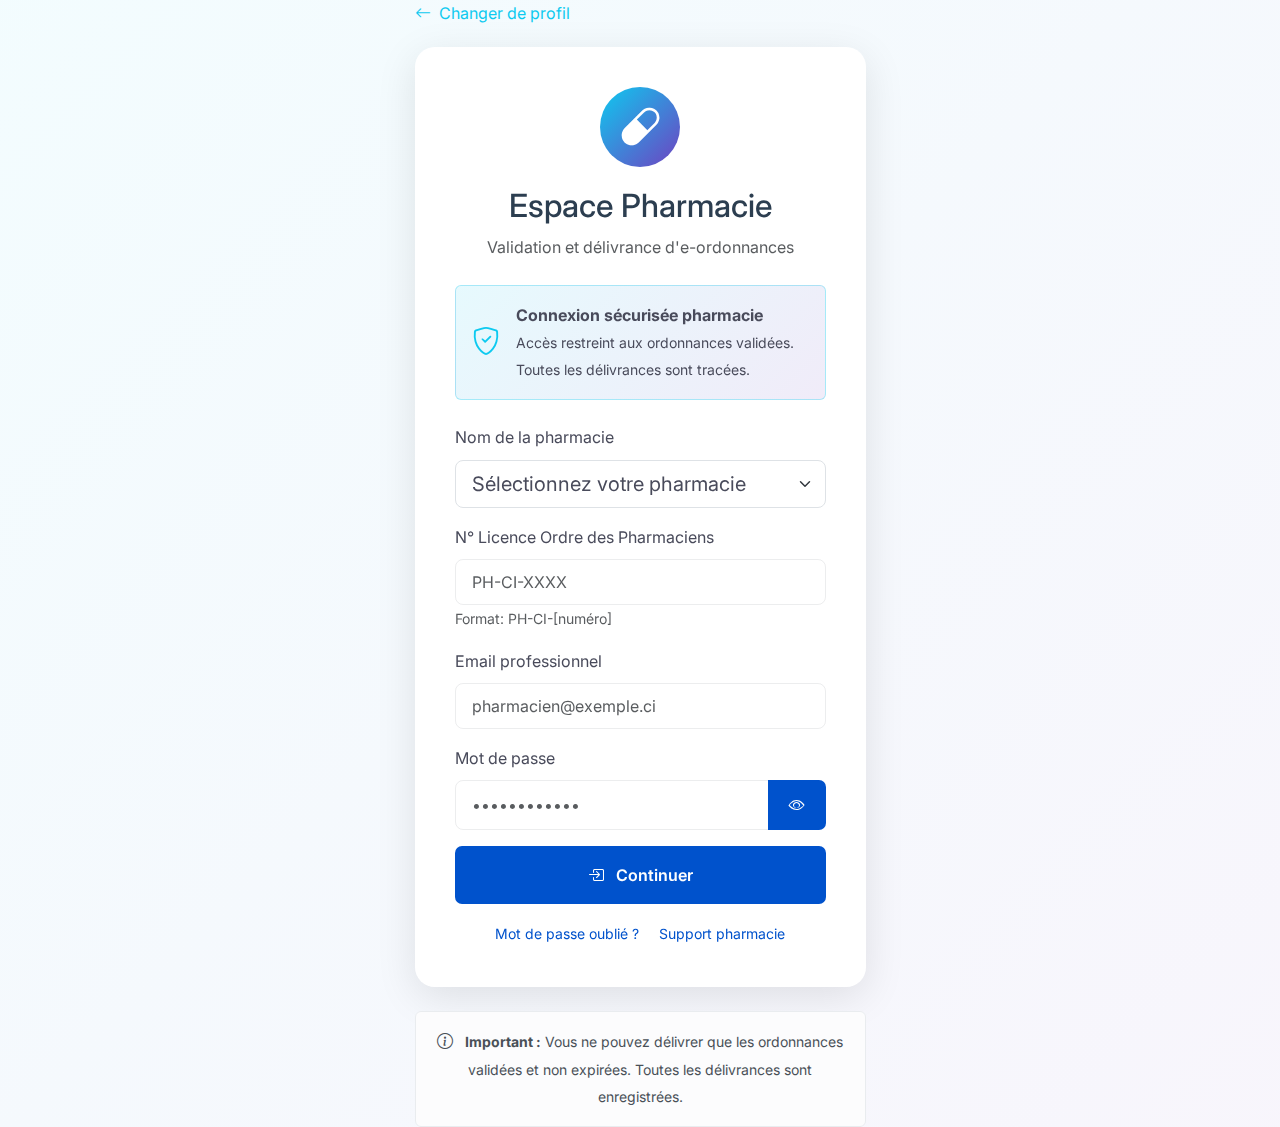
<file: dashboard-pharmacie.html>
<!DOCTYPE html>
<html lang="fr">
  <head>
    <meta charset="utf-8">
    <meta name="viewport" content="width=device-width, initial-scale=1">
    <title>Espace Pharmacie — Sika-Santé</title>
    <meta name="description" content="Validation et délivrance d'e-ordonnances">

    <link rel="preconnect" href="https://fonts.googleapis.com">
    <link rel="preconnect" href="https://fonts.gstatic.com" crossorigin="">
    <link href="https://fonts.googleapis.com/css2?family=Inter:wght@100..900&display=swap" rel="stylesheet">

    <link href="assets/vendors/bootstrap/bootstrap.min.css" rel="stylesheet">
    <link href="assets/vendors/bootstrap-icons/font/bootstrap-icons.min.css" rel="stylesheet">
    <link href="assets/css/style.css" rel="stylesheet">

    <style>
      :root {
        --sidebar-width: 280px;
        --header-height: 70px;
        --pharma-primary: #0dcaf0;
        --pharma-secondary: #6f42c1;
      }

      body {
        overflow-x: hidden;
        background: #f8f9fa;
      }

      /* Header */
      .pharma-header {
        position: fixed;
        top: 0;
        left: 0;
        right: 0;
        height: var(--header-height);
        background: white;
        border-bottom: 3px solid var(--pharma-primary);
        z-index: 1000;
        display: flex;
        align-items: center;
        justify-content: space-between;
        padding: 0 20px;
        box-shadow: 0 2px 10px rgba(0,0,0,0.05);
      }

      .pharma-logo {
        display: flex;
        align-items: center;
        gap: 12px;
        font-weight: 700;
        font-size: 20px;
        color: var(--pharma-primary);
      }

      .pharma-logo i {
        font-size: 32px;
      }

      .scan-btn-header {
        background: var(--pharma-primary);
        color: white;
        padding: 12px 24px;
        border-radius: 8px;
        border: none;
        font-weight: 600;
        display: flex;
        align-items: center;
        gap: 10px;
        cursor: pointer;
        transition: all 0.3s;
      }

      .scan-btn-header:hover {
        background: var(--pharma-secondary);
        transform: translateY(-2px);
        box-shadow: 0 4px 12px rgba(13, 202, 240, 0.3);
      }

      .scan-btn-header i {
        font-size: 20px;
      }

      .user-info {
        display: flex;
        align-items: center;
        gap: 12px;
      }

      .user-avatar {
        width: 45px;
        height: 45px;
        border-radius: 50%;
        background: linear-gradient(135deg, var(--pharma-primary), var(--pharma-secondary));
        color: white;
        display: flex;
        align-items: center;
        justify-content: center;
        font-weight: bold;
        font-size: 16px;
      }

      .role-badge {
        background: rgba(13, 202, 240, 0.1);
        color: var(--pharma-primary);
        padding: 4px 12px;
        border-radius: 20px;
        font-size: 12px;
        font-weight: 600;
      }

      /* Sidebar */
      .sidebar {
        position: fixed;
        top: var(--header-height);
        left: 0;
        width: var(--sidebar-width);
        height: calc(100vh - var(--header-height) - 35px);
        background: white;
        border-right: 1px solid rgba(0,0,0,0.1);
        overflow-y: auto;
        z-index: 999;
        transition: transform 0.3s ease;
      }

      .sidebar.hidden {
        transform: translateX(-100%);
      }

      .sidebar-menu {
        list-style: none;
        padding: 20px 0;
        margin: 0;
      }

      .sidebar-menu li a {
        display: flex;
        align-items: center;
        gap: 12px;
        padding: 14px 20px;
        color: #2c3e50;
        text-decoration: none;
        transition: all 0.2s;
        font-weight: 500;
      }

      .sidebar-menu li a:hover,
      .sidebar-menu li a.active {
        background: rgba(13, 202, 240, 0.1);
        color: var(--pharma-primary);
        border-left: 3px solid var(--pharma-primary);
      }

      .sidebar-menu li a i {
        font-size: 22px;
        width: 28px;
      }

      /* Main Content */
      .main-content {
        margin-left: var(--sidebar-width);
        margin-top: var(--header-height);
        padding: 30px;
        min-height: calc(100vh - var(--header-height) - 35px);
      }

      @media (max-width: 991px) {
        .sidebar {
          transform: translateX(-100%);
        }
        .sidebar.show {
          transform: translateX(0);
        }
        .main-content {
          margin-left: 0;
        }
      }

      /* Status Bar */
      .status-bar {
        position: fixed;
        bottom: 0;
        left: var(--sidebar-width);
        right: 0;
        height: 35px;
        background: #2c3e50;
        color: white;
        display: flex;
        align-items: center;
        justify-content: space-between;
        padding: 0 20px;
        font-size: 12px;
        z-index: 998;
      }

      @media (max-width: 991px) {
        .status-bar {
          left: 0;
        }
      }

      .status-indicator {
        display: flex;
        align-items: center;
        gap: 8px;
      }

      .status-dot {
        width: 8px;
        height: 8px;
        border-radius: 50%;
        background: #2ecc71;
      }

      .status-dot.offline {
        background: #e74c3c;
      }

      /* Scanner Modal */
      .scanner-modal {
        display: none;
        position: fixed;
        top: 0;
        left: 0;
        width: 100%;
        height: 100%;
        background: rgba(0,0,0,0.8);
        z-index: 2000;
        align-items: center;
        justify-content: center;
      }

      .scanner-modal.show {
        display: flex;
      }

      .scanner-content {
        background: white;
        border-radius: 20px;
        padding: 40px;
        max-width: 600px;
        width: 90%;
        position: relative;
      }

      .scanner-close {
        position: absolute;
        top: 15px;
        right: 15px;
        background: none;
        border: none;
        font-size: 28px;
        color: #999;
        cursor: pointer;
      }

      .scanner-area {
        border: 3px dashed var(--pharma-primary);
        border-radius: 12px;
        padding: 60px;
        text-align: center;
        margin: 20px 0;
        background: rgba(13, 202, 240, 0.05);
      }

      .scanner-icon {
        font-size: 80px;
        color: var(--pharma-primary);
        margin-bottom: 20px;
      }

      /* Cards */
      .stat-card {
        background: white;
        border-radius: 12px;
        padding: 25px;
        border-left: 4px solid var(--pharma-primary);
        transition: all 0.3s;
      }

      .stat-card:hover {
        box-shadow: 0 4px 20px rgba(0,0,0,0.08);
        transform: translateY(-2px);
      }

      .stat-number {
        font-size: 32px;
        font-weight: 700;
        color: var(--pharma-primary);
      }

      .stat-label {
        color: #6c757d;
        font-size: 14px;
        margin-top: 5px;
      }

      /* Prescription Card */
      .prescription-card {
        background: white;
        border-radius: 12px;
        padding: 20px;
        margin-bottom: 15px;
        border: 1px solid rgba(0,0,0,0.1);
        transition: all 0.3s;
      }

      .prescription-card:hover {
        box-shadow: 0 4px 15px rgba(0,0,0,0.1);
      }

      .prescription-header {
        display: flex;
        justify-content: space-between;
        align-items: center;
        margin-bottom: 15px;
        padding-bottom: 15px;
        border-bottom: 1px solid rgba(0,0,0,0.1);
      }

      .prescription-id {
        font-family: monospace;
        font-weight: 700;
        color: var(--pharma-primary);
        font-size: 16px;
      }

      .prescription-status {
        padding: 6px 12px;
        border-radius: 20px;
        font-size: 12px;
        font-weight: 600;
      }

      .prescription-status.valid {
        background: rgba(46, 204, 113, 0.1);
        color: #2ecc71;
      }

      .prescription-status.delivered {
        background: rgba(149, 165, 166, 0.1);
        color: #95a5a6;
      }

      .prescription-status.expired {
        background: rgba(231, 76, 60, 0.1);
        color: #e74c3c;
      }

      .medication-item {
        background: rgba(13, 202, 240, 0.05);
        padding: 12px;
        border-radius: 8px;
        margin: 8px 0;
        border-left: 3px solid var(--pharma-primary);
      }

      .medication-name {
        font-weight: 600;
        color: #2c3e50;
        margin-bottom: 4px;
      }

      .medication-details {
        font-size: 13px;
        color: #6c757d;
      }

      .alert-box {
        background: rgba(255, 193, 7, 0.1);
        border-left: 4px solid #ffc107;
        padding: 15px;
        border-radius: 8px;
        margin: 15px 0;
      }

      .alert-box.danger {
        background: rgba(231, 76, 60, 0.1);
        border-left-color: #e74c3c;
      }

      .alert-box i {
        color: #ffc107;
        margin-right: 10px;
      }

      .alert-box.danger i {
        color: #e74c3c;
      }

      .btn-deliver {
        background: var(--pharma-primary);
        color: white;
        border: none;
        padding: 10px 20px;
        border-radius: 8px;
        font-weight: 600;
        cursor: pointer;
        transition: all 0.3s;
      }

      .btn-deliver:hover {
        background: var(--pharma-secondary);
        transform: translateY(-2px);
      }

      .btn-deliver:disabled {
        background: #95a5a6;
        cursor: not-allowed;
        transform: none;
      }

      .page-section {
        display: none;
      }

      .page-section.active {
        display: block;
      }

      .table-hover tbody tr:hover {
        background-color: rgba(13, 202, 240, 0.05);
      }

      .empty-state {
        text-align: center;
        padding: 60px 20px;
        color: #6c757d;
      }

      .empty-state i {
        font-size: 80px;
        color: #dee2e6;
        margin-bottom: 20px;
      }
    </style>
  </head>
  <body>

    <!-- ======= Header =======-->
    <header class="pharma-header">
      <div class="pharma-logo">
        <i class="bi bi-capsule-pill"></i>
        <span>Sika-Santé Pharmacie</span>
      </div>

      <button class="scan-btn-header" id="openScannerBtn">
        <i class="bi bi-qr-code-scan"></i>
        <span>Scanner Ordonnance</span>
      </button>

      <div class="user-info">
        <div>
          <div class="fw-bold" id="pharmacyNameDisplay">Pharmacie Moderne d'Abidjan</div>
          <div class="small text-muted" id="licenseDisplay">PH-CI-2025</div>
        </div>
        <div class="user-avatar">PM</div>
      </div>
    </header>
    <!-- End Header -->

    <!-- ======= Sidebar =======-->
    <aside class="sidebar" id="sidebar">
      <ul class="sidebar-menu">
        <li>
          <a href="#" class="active" data-page="dashboard">
            <i class="bi bi-speedometer2"></i>
            <span>Tableau de bord</span>
          </a>
        </li>
        <li>
          <a href="#" data-page="prescriptions">
            <i class="bi bi-file-earmark-medical"></i>
            <span>E-Ordonnances</span>
          </a>
        </li>
        <li>
          <a href="#" data-page="deliveries">
            <i class="bi bi-check2-circle"></i>
            <span>Délivrances</span>
          </a>
        </li>
        <li>
          <a href="#" data-page="history">
            <i class="bi bi-clock-history"></i>
            <span>Historique</span>
          </a>
        </li>
        <li>
          <a href="#" data-page="stock">
            <i class="bi bi-box-seam"></i>
            <span>Stock (Beta)</span>
          </a>
        </li>
        <li>
          <a href="#" data-page="statistics">
            <i class="bi bi-bar-chart"></i>
            <span>Statistiques</span>
          </a>
        </li>
        <li>
          <a href="#" data-page="alerts">
            <i class="bi bi-exclamation-triangle"></i>
            <span>Alertes & Interactions</span>
          </a>
        </li>
        <li>
          <a href="#" data-page="settings">
            <i class="bi bi-gear"></i>
            <span>Paramètres</span>
          </a>
        </li>
        <li>
          <a href="index.html" class="text-danger">
            <i class="bi bi-box-arrow-left"></i>
            <span>Déconnexion</span>
          </a>
        </li>
      </ul>
    </aside>
    <!-- End Sidebar -->

    <!-- ======= Main Content =======-->
    <main class="main-content">

      <!-- Dashboard Section -->
      <div class="page-section active" id="dashboard">
        <h2 class="mb-4">Tableau de bord Pharmacie</h2>

        <!-- Stats -->
        <div class="row mb-4">
          <div class="col-md-3 mb-3">
            <div class="stat-card">
              <div class="stat-number">12</div>
              <div class="stat-label">Ordonnances en attente</div>
            </div>
          </div>
          <div class="col-md-3 mb-3">
            <div class="stat-card">
              <div class="stat-number">45</div>
              <div class="stat-label">Délivrances aujourd'hui</div>
            </div>
          </div>
          <div class="col-md-3 mb-3">
            <div class="stat-card">
              <div class="stat-number">3</div>
              <div class="stat-label">Alertes actives</div>
            </div>
          </div>
          <div class="col-md-3 mb-3">
            <div class="stat-card">
              <div class="stat-number">98%</div>
              <div class="stat-label">Taux de validation</div>
            </div>
          </div>
        </div>

        <!-- Recent Prescriptions -->
        <div class="card">
          <div class="card-header bg-white">
            <h5 class="mb-0">Dernières e-ordonnances scannées</h5>
          </div>
          <div class="card-body">
            <!-- Prescription 1 -->
            <div class="prescription-card">
              <div class="prescription-header">
                <div>
                  <div class="prescription-id">ORD-2026-00145</div>
                  <small class="text-muted">Dr. KOUASSI Jean • CHU Cocody • 04/02/2026</small>
                </div>
                <span class="prescription-status valid">✓ Valide</span>
              </div>

              <div class="mb-3">
                <strong class="text-muted">Patient :</strong> KOUAMÉ Marie (CMU: ***7890)
              </div>

              <div class="alert-box">
                <i class="bi bi-exclamation-triangle"></i>
                <strong>Allergie connue :</strong> Pénicilline
              </div>

              <div class="mb-3">
                <div class="medication-item">
                  <div class="medication-name">Paracétamol 500mg</div>
                  <div class="medication-details">1 comprimé 3x/jour pendant 5 jours • Quantité : 15 comprimés</div>
                </div>
                <div class="medication-item">
                  <div class="medication-name">Ibuprofène 400mg</div>
                  <div class="medication-details">1 comprimé 2x/jour si douleur • Quantité : 10 comprimés</div>
                </div>
              </div>

              <div class="d-flex justify-content-between align-items-center">
                <small class="text-muted">Valide jusqu'au : 11/02/2026</small>
                <button class="btn-deliver" onclick="deliverPrescription('ORD-2026-00145')">
                  <i class="bi bi-check-circle me-2"></i>Délivrer
                </button>
              </div>
            </div>

            <!-- Prescription 2 -->
            <div class="prescription-card">
              <div class="prescription-header">
                <div>
                  <div class="prescription-id">ORD-2026-00144</div>
                  <small class="text-muted">Dr. N'GUESSAN Paul • Clinique Indénié • 03/02/2026</small>
                </div>
                <span class="prescription-status delivered">Délivrée</span>
              </div>

              <div class="mb-3">
                <strong class="text-muted">Patient :</strong> YAO Kouadio (CMU: ***4532)
              </div>

              <div class="mb-3">
                <div class="medication-item">
                  <div class="medication-name">Amoxicilline 1g</div>
                  <div class="medication-details">1 comprimé 3x/jour pendant 7 jours • Quantité : 21 comprimés</div>
                </div>
              </div>

              <div class="d-flex justify-content-between align-items-center">
                <small class="text-success">✓ Délivrée le 03/02/2026 à 14:30</small>
                <button class="btn-deliver" disabled>
                  Déjà délivrée
                </button>
              </div>
            </div>
          </div>
        </div>
      </div>

      <!-- Prescriptions Section -->
      <div class="page-section" id="prescriptions">
        <h2 class="mb-4">E-Ordonnances en attente</h2>

        <div class="alert alert-info">
          <i class="bi bi-info-circle me-2"></i>
          <strong>Mode de fonctionnement :</strong> Scannez le QR code de l'ordonnance ou entrez son identifiant pour la valider et la délivrer.
        </div>

        <div class="card">
          <div class="card-body">
            <div class="empty-state">
              <i class="bi bi-qr-code-scan"></i>
              <h5>Aucune ordonnance en attente</h5>
              <p class="mb-3">Utilisez le bouton "Scanner Ordonnance" pour commencer</p>
              <button class="btn-deliver" onclick="document.getElementById('openScannerBtn').click()">
                <i class="bi bi-qr-code-scan me-2"></i>Scanner une ordonnance
              </button>
            </div>
          </div>
        </div>
      </div>

      <!-- Deliveries Section -->
      <div class="page-section" id="deliveries">
        <h2 class="mb-4">Délivrances du jour</h2>

        <div class="card">
          <div class="card-body">
            <table class="table table-hover">
              <thead>
                <tr>
                  <th>Heure</th>
                  <th>ID Ordonnance</th>
                  <th>Patient (CMU)</th>
                  <th>Médicaments</th>
                  <th>Prescripteur</th>
                  <th>Action</th>
                </tr>
              </thead>
              <tbody>
                <tr>
                  <td>14:30</td>
                  <td><span class="prescription-id">ORD-2026-00144</span></td>
                  <td>YAO K. (***4532)</td>
                  <td>Amoxicilline 1g (x21)</td>
                  <td>Dr. N'GUESSAN Paul</td>
                  <td><span class="badge bg-success">Délivrée</span></td>
                </tr>
                <tr>
                  <td>11:15</td>
                  <td><span class="prescription-id">ORD-2026-00142</span></td>
                  <td>DIALLO F. (***1234)</td>
                  <td>Paracétamol 500mg (x15)</td>
                  <td>Dr. KOUASSI Jean</td>
                  <td><span class="badge bg-success">Délivrée</span></td>
                </tr>
                <tr>
                  <td>09:45</td>
                  <td><span class="prescription-id">ORD-2026-00139</span></td>
                  <td>BAMBA S. (***7890)</td>
                  <td>Metformine 850mg (x60)</td>
                  <td>Dr. TRA Alphonse</td>
                  <td><span class="badge bg-success">Délivrée</span></td>
                </tr>
              </tbody>
            </table>
          </div>
        </div>
      </div>

      <!-- History Section -->
      <div class="page-section" id="history">
        <h2 class="mb-4">Historique des délivrances</h2>

        <div class="card">
          <div class="card-body">
            <div class="row mb-3">
              <div class="col-md-4">
                <input type="date" class="form-control" placeholder="Date début">
              </div>
              <div class="col-md-4">
                <input type="date" class="form-control" placeholder="Date fin">
              </div>
              <div class="col-md-4">
                <button class="btn btn-primary w-100">
                  <i class="bi bi-search me-2"></i>Rechercher
                </button>
              </div>
            </div>

            <p class="text-muted">Derniers 30 jours : <strong>1,247 délivrances</strong></p>

            <div class="text-center mt-4">
              <button class="btn btn-outline-primary">
                <i class="bi bi-download me-2"></i>Exporter en Excel
              </button>
            </div>
          </div>
        </div>
      </div>

      <!-- Stock Section -->
      <div class="page-section" id="stock">
        <h2 class="mb-4">Gestion du stock <span class="badge bg-warning">Beta</span></h2>

        <div class="alert alert-warning">
          <i class="bi bi-info-circle me-2"></i>
          <strong>Fonctionnalité en développement :</strong> Cette section permettra de gérer les stocks de médicaments et d'identifier les ruptures.
        </div>

        <div class="card">
          <div class="card-body">
            <p class="text-muted">Intégration avec votre logiciel de gestion de stock en cours...</p>
          </div>
        </div>
      </div>

      <!-- Statistics Section -->
      <div class="page-section" id="statistics">
        <h2 class="mb-4">Statistiques Pharmacie</h2>

        <div class="row">
          <div class="col-md-6 mb-4">
            <div class="card">
              <div class="card-header bg-white">
                <h6 class="mb-0">Volume de délivrances (7 derniers jours)</h6>
              </div>
              <div class="card-body">
                <div style="height: 250px; background: linear-gradient(to top, rgba(13, 202, 240, 0.1), transparent); border-radius: 8px; display: flex; align-items: center; justify-content: center;">
                  <p class="text-muted">Graphique en développement</p>
                </div>
              </div>
            </div>
          </div>
          <div class="col-md-6 mb-4">
            <div class="card">
              <div class="card-header bg-white">
                <h6 class="mb-0">Classes thérapeutiques les plus délivrées</h6>
              </div>
              <div class="card-body">
                <div style="height: 250px; display: flex; align-items: center; justify-content: center;">
                  <p class="text-muted">Graphique en développement</p>
                </div>
              </div>
            </div>
          </div>
        </div>
      </div>

      <!-- Alerts Section -->
      <div class="page-section" id="alerts">
        <h2 class="mb-4">Alertes & Interactions médicamenteuses</h2>

        <div class="card mb-3">
          <div class="card-header bg-white">
            <h6 class="mb-0">Alertes actives (3)</h6>
          </div>
          <div class="card-body">
            <div class="alert-box danger">
              <i class="bi bi-exclamation-triangle-fill"></i>
              <strong>Interaction majeure détectée :</strong> Warfarine + Aspirine (Patient CMU: ***9876)
            </div>
            <div class="alert-box">
              <i class="bi bi-exclamation-triangle"></i>
              <strong>Allergie patient :</strong> Pénicilline pour ORD-2026-00145
            </div>
            <div class="alert-box">
              <i class="bi bi-info-circle"></i>
              <strong>Substitution générique disponible :</strong> Paracétamol → Doliprane
            </div>
          </div>
        </div>
      </div>

      <!-- Settings Section -->
      <div class="page-section" id="settings">
        <h2 class="mb-4">Paramètres Pharmacie</h2>

        <div class="card">
          <div class="card-header bg-white">
            <h6 class="mb-0">Informations de la pharmacie</h6>
          </div>
          <div class="card-body">
            <div class="mb-3">
              <label class="form-label">Nom de la pharmacie</label>
              <input type="text" class="form-control" value="Pharmacie Moderne d'Abidjan" readonly>
            </div>
            <div class="mb-3">
              <label class="form-label">N° Licence Ordre des Pharmaciens</label>
              <input type="text" class="form-control" value="PH-CI-2025" readonly>
            </div>
            <div class="mb-3">
              <label class="form-label">Email professionnel</label>
              <input type="email" class="form-control" value="pharmacie.moderne@sika-sante.ci">
            </div>
            <div class="mb-3">
              <label class="form-label">Téléphone</label>
              <input type="tel" class="form-control" value="+225 27 20 30 40 50">
            </div>
            <div class="mb-3">
              <label class="form-label">Adresse</label>
              <textarea class="form-control" rows="2">Boulevard de la République, Plateau, Abidjan</textarea>
            </div>
            <button class="btn btn-primary">
              <i class="bi bi-save me-2"></i>Enregistrer les modifications
            </button>
          </div>
        </div>

        <div class="card mt-3">
          <div class="card-header bg-white">
            <h6 class="mb-0">Sécurité</h6>
          </div>
          <div class="card-body">
            <button class="btn btn-outline-secondary me-2">
              <i class="bi bi-key me-2"></i>Modifier mot de passe
            </button>
            <button class="btn btn-outline-secondary">
              <i class="bi bi-shield-check me-2"></i>Activer MFA
            </button>
          </div>
        </div>
      </div>

    </main>
    <!-- End Main Content -->

    <!-- ======= Status Bar =======-->
    <div class="status-bar">
      <div class="status-indicator">
        <span class="status-dot" id="statusDot"></span>
        <span id="statusText">En ligne</span>
      </div>
      <div>
        <span id="currentTime"></span> • Pharmacie Moderne d'Abidjan • PH-CI-2025
      </div>
    </div>
    <!-- End Status Bar -->

    <!-- ======= Scanner Modal =======-->
    <div class="scanner-modal" id="scannerModal">
      <div class="scanner-content">
        <button class="scanner-close" onclick="closeScanner()">&times;</button>

        <h3 class="text-center mb-4">
          <i class="bi bi-qr-code-scan text-info"></i>
          Scanner une e-ordonnance
        </h3>

        <div class="scanner-area">
          <div class="scanner-icon">📷</div>
          <h5>Positionnez le QR code devant la caméra</h5>
          <p class="text-muted mb-0">ou entrez l'identifiant manuellement ci-dessous</p>
        </div>

        <div class="mb-3">
          <label class="form-label">Identifiant de l'ordonnance</label>
          <input
            type="text"
            class="form-control form-control-lg text-center"
            id="prescriptionIdInput"
            placeholder="ORD-2026-XXXXX"
            style="font-family: monospace; font-weight: bold;"
          >
        </div>

        <div class="d-grid gap-2">
          <button class="btn-deliver btn-lg" onclick="validatePrescription()">
            <i class="bi bi-check-circle me-2"></i>Valider et afficher l'ordonnance
          </button>
          <button class="btn btn-outline-secondary" onclick="closeScanner()">
            Annuler
          </button>
        </div>

        <div class="alert alert-light mt-3 mb-0">
          <small>
            <i class="bi bi-info-circle me-2"></i>
            <strong>Note :</strong> En production, cette interface activera la caméra pour scanner le QR code automatiquement.
          </small>
        </div>
      </div>
    </div>
    <!-- End Scanner Modal -->

    <!-- ======= Javascripts =======-->
    <script src="assets/vendors/bootstrap/bootstrap.bundle.min.js"></script>
    <script>
      // Navigation entre les pages
      document.querySelectorAll('.sidebar-menu a[data-page]').forEach(link => {
        link.addEventListener('click', function(e) {
          e.preventDefault();

          // Retirer la classe active de tous les liens
          document.querySelectorAll('.sidebar-menu a').forEach(l => l.classList.remove('active'));
          this.classList.add('active');

          // Cacher toutes les sections
          document.querySelectorAll('.page-section').forEach(section => {
            section.classList.remove('active');
          });

          // Afficher la section correspondante
          const pageId = this.getAttribute('data-page');
          document.getElementById(pageId).classList.add('active');
        });
      });

      // Scanner Modal
      document.getElementById('openScannerBtn').addEventListener('click', function() {
        document.getElementById('scannerModal').classList.add('show');
        document.getElementById('prescriptionIdInput').focus();
      });

      function closeScanner() {
        document.getElementById('scannerModal').classList.remove('show');
        document.getElementById('prescriptionIdInput').value = '';
      }

      function validatePrescription() {
        const prescriptionId = document.getElementById('prescriptionIdInput').value.trim();

        if (!prescriptionId) {
          alert('Veuillez entrer un identifiant d\'ordonnance');
          return;
        }

        // Simulation de validation
        console.log('🔍 Validation de l\'ordonnance:', prescriptionId);

        alert(`✓ Ordonnance ${prescriptionId} validée!\n\nEn production, cette fonction afficherait:\n- Les médicaments prescrits\n- Les alertes d\'allergie\n- Les interactions médicamenteuses\n- Le statut de délivrance`);

        closeScanner();

        // Rediriger vers la section des ordonnances
        document.querySelector('[data-page="prescriptions"]').click();
      }

      function deliverPrescription(prescriptionId) {
        if (confirm(`Confirmer la délivrance de l'ordonnance ${prescriptionId} ?`)) {
          console.log('✓ Délivrance enregistrée:', prescriptionId);

          // Log d'audit
          const deliveryLog = {
            prescriptionId: prescriptionId,
            timestamp: new Date().toISOString(),
            pharmacy: localStorage.getItem('sika_pharmacy_license'),
            pharmacist: localStorage.getItem('sika_user_email'),
            action: 'DELIVERY_COMPLETE'
          };

          console.log('📋 [AUDIT DÉLIVRANCE]', deliveryLog);

          alert(`✓ Délivrance enregistrée!\n\nL'ordonnance ${prescriptionId} a été marquée comme délivrée.\nUne notification a été envoyée au patient et au prescripteur.`);

          // Recharger la page pour simuler la mise à jour
          location.reload();
        }
      }

      // Mise à jour de l'heure
      function updateTime() {
        const now = new Date();
        const timeString = now.toLocaleTimeString('fr-FR', {
          hour: '2-digit',
          minute: '2-digit',
          second: '2-digit'
        });
        document.getElementById('currentTime').textContent = timeString;
      }

      setInterval(updateTime, 1000);
      updateTime();

      // Vérifier l'authentification
      window.addEventListener('DOMContentLoaded', function() {
        const token = localStorage.getItem('sika_access_token');
        const role = localStorage.getItem('sika_user_role');

        if (!token || role !== 'PHARMACIEN') {
          alert('Session expirée ou accès non autorisé');
          window.location.href = 'connexion-pharmacie.html';
          return;
        }

        // Charger les infos pharmacie
        const pharmacyName = localStorage.getItem('sika_pharmacy_name') || 'Pharmacie Moderne d\'Abidjan';
        const license = localStorage.getItem('sika_pharmacy_license') || 'PH-CI-2025';

        document.getElementById('pharmacyNameDisplay').textContent = getPharmacyDisplayName(pharmacyName);
        document.getElementById('licenseDisplay').textContent = license;
      });

      function getPharmacyDisplayName(value) {
        const names = {
          'pharmacie-moderne': 'Pharmacie Moderne d\'Abidjan',
          'pharmacie-plateau': 'Pharmacie du Plateau',
          'pharmacie-cocody': 'Pharmacie de Cocody',
          'pharmacie-yopougon': 'Pharmacie de Yopougon',
          'pharmacie-chu': 'Pharmacie Hospitalière CHU Cocody',
          'pharmacie-autre': 'Autre pharmacie agréée'
        };
        return names[value] || value;
      }

      // Simuler statut en ligne
      const statusDot = document.getElementById('statusDot');
      const statusText = document.getElementById('statusText');

      // Simuler une connexion en ligne
      statusDot.classList.add('online');
      statusText.textContent = 'En ligne • Synchronisé';
    </script>
    <!-- End JavaScripts-->
  </body>
</html>
</file>
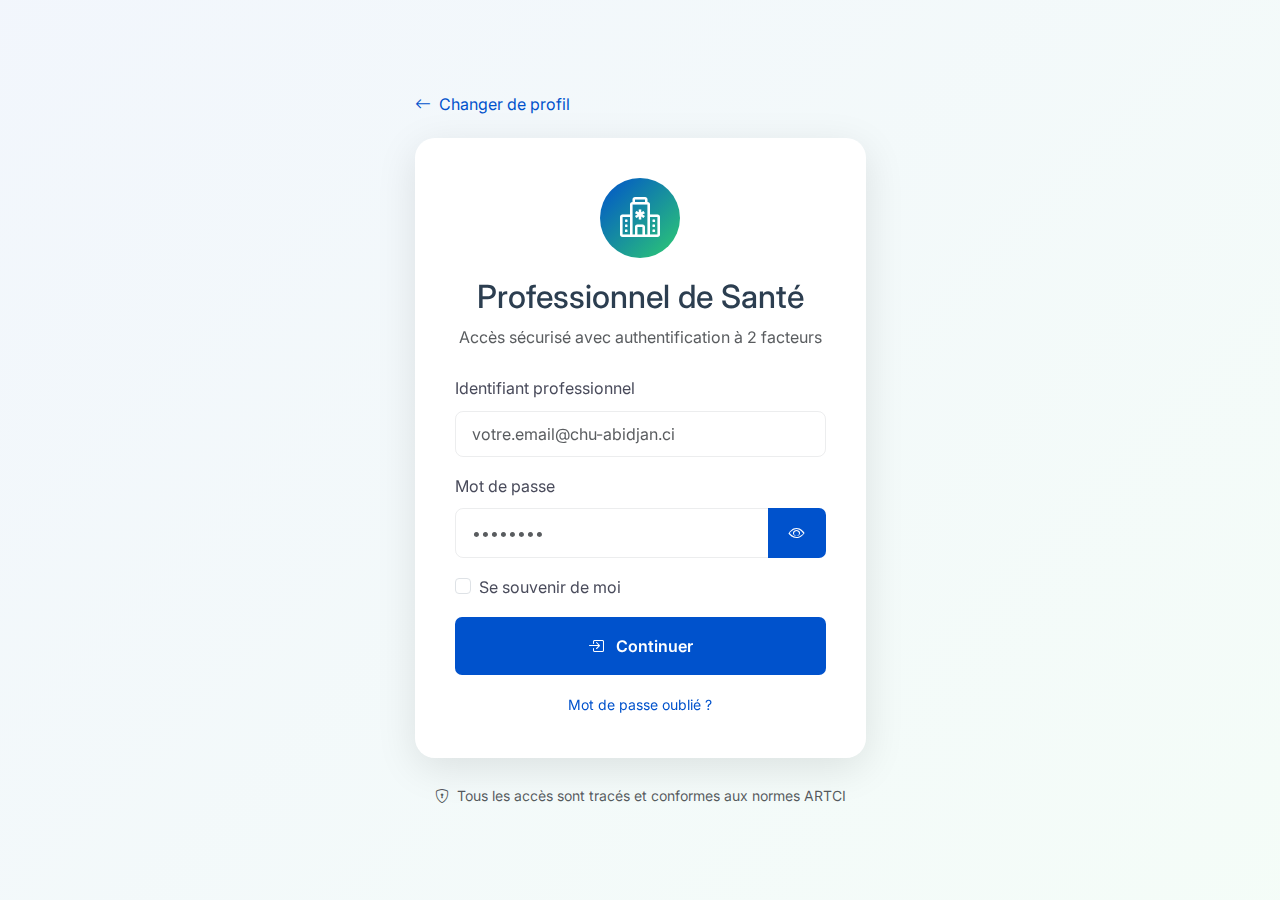
<file: dashboard-professionnel.html>
<!DOCTYPE html>
<html lang="fr">
  <head>
    <meta charset="utf-8">
    <meta name="viewport" content="width=device-width, initial-scale=1">
    <title>Espace Professionnel — Sika-Santé</title>
    <meta name="description" content="Interface médicale professionnelle">

    <link rel="preconnect" href="https://fonts.googleapis.com">
    <link rel="preconnect" href="https://fonts.gstatic.com" crossorigin="">
    <link href="https://fonts.googleapis.com/css2?family=Inter:wght@100..900&display=swap" rel="stylesheet">

    <link href="assets/vendors/bootstrap/bootstrap.min.css" rel="stylesheet">
    <link href="assets/vendors/bootstrap-icons/font/bootstrap-icons.min.css" rel="stylesheet">
    <link href="assets/css/style.css" rel="stylesheet">

    <style>
      :root {
        --sidebar-width: 280px;
        --header-height: 70px;
      }

      body {
        overflow-x: hidden;
        background: #f8f9fa;
      }

      /* Header */
      .pro-header {
        position: fixed;
        top: 0;
        left: 0;
        right: 0;
        height: var(--header-height);
        background: white;
        border-bottom: 2px solid var(--bs-primary);
        z-index: 1000;
        display: flex;
        align-items: center;
        padding: 0 20px;
        box-shadow: 0 2px 10px rgba(0,0,0,0.05);
      }

      .pro-header .user-info {
        display: flex;
        align-items: center;
        gap: 12px;
      }

      .pro-header .user-avatar {
        width: 45px;
        height: 45px;
        border-radius: 50%;
        background: linear-gradient(135deg, var(--bs-primary), var(--bs-secondary));
        color: white;
        display: flex;
        align-items: center;
        justify-content: center;
        font-weight: bold;
        font-size: 16px;
      }

      .role-badge {
        background: rgba(var(--bs-primary-rgb), 0.1);
        color: var(--bs-primary);
        padding: 4px 12px;
        border-radius: 20px;
        font-size: 12px;
        font-weight: 600;
      }

      .scan-btn {
        background: var(--bs-primary);
        color: white;
        padding: 10px 20px;
        border-radius: 8px;
        border: none;
        font-weight: 600;
        display: flex;
        align-items: center;
        gap: 8px;
      }

      .scan-btn:hover {
        background: var(--bs-primary-hover);
      }

      /* Sidebar */
      .sidebar {
        position: fixed;
        top: var(--header-height);
        left: 0;
        width: var(--sidebar-width);
        height: calc(100vh - var(--header-height));
        background: white;
        border-right: 1px solid rgba(var(--inverse-color-rgb), 0.1);
        overflow-y: auto;
        z-index: 999;
        transition: transform 0.3s ease;
      }

      .sidebar.hidden {
        transform: translateX(-100%);
      }

      .sidebar-menu {
        list-style: none;
        padding: 20px 0;
        margin: 0;
      }

      .sidebar-menu li a {
        display: flex;
        align-items: center;
        gap: 12px;
        padding: 14px 20px;
        color: var(--bs-body-color);
        text-decoration: none;
        transition: all 0.2s;
        font-weight: 500;
      }

      .sidebar-menu li a:hover,
      .sidebar-menu li a.active {
        background: rgba(var(--bs-primary-rgb), 0.1);
        color: var(--bs-primary);
        border-left: 3px solid var(--bs-primary);
      }

      .sidebar-menu li a i {
        font-size: 22px;
        width: 28px;
      }

      /* Main Content */
      .main-content {
        margin-left: var(--sidebar-width);
        margin-top: var(--header-height);
        padding: 30px;
        min-height: calc(100vh - var(--header-height));
      }

      @media (max-width: 991px) {
        .sidebar {
          transform: translateX(-100%);
        }
        .sidebar.show {
          transform: translateX(0);
        }
        .main-content {
          margin-left: 0;
        }
      }

      /* Status Bar */
      .status-bar {
        position: fixed;
        bottom: 0;
        left: var(--sidebar-width);
        right: 0;
        height: 35px;
        background: #2c3e50;
        color: white;
        display: flex;
        align-items: center;
        padding: 0 20px;
        font-size: 12px;
        z-index: 998;
      }

      @media (max-width: 991px) {
        .status-bar {
          left: 0;
        }
      }

      .status-indicator {
        width: 8px;
        height: 8px;
        border-radius: 50%;
        margin-right: 8px;
      }

      .status-indicator.online {
        background: #2ecc71;
      }

      .status-indicator.offline {
        background: #e74c3c;
      }

      /* Cards */
      .stat-card {
        background: white;
        border-radius: 12px;
        padding: 25px;
        border-left: 4px solid var(--bs-primary);
        transition: all 0.3s;
      }

      .stat-card:hover {
        transform: translateY(-5px);
        box-shadow: 0 10px 30px rgba(var(--bs-black-rgb), 0.1);
      }

      .stat-card .number {
        font-size: 36px;
        font-weight: 700;
        color: var(--bs-primary);
        margin-bottom: 5px;
      }

      .stat-card .label {
        color: var(--bs-body-color);
        font-size: 14px;
      }

      .quick-action-pro {
        background: white;
        border: 2px solid var(--bs-primary);
        border-radius: 12px;
        padding: 30px;
        text-align: center;
        cursor: pointer;
        transition: all 0.3s;
        height: 100%;
      }

      .quick-action-pro:hover {
        background: var(--bs-primary);
        color: white;
        transform: scale(1.05);
      }

      .quick-action-pro i {
        font-size: 48px;
        margin-bottom: 15px;
        color: var(--bs-primary);
      }

      .quick-action-pro:hover i {
        color: white;
      }

      .alert-critical {
        background: #fff3cd;
        border-left: 4px solid #ffc107;
        border-radius: 8px;
        padding: 15px;
        margin-bottom: 10px;
        display: flex;
        align-items: center;
        gap: 15px;
      }

      .alert-critical.danger {
        background: #f8d7da;
        border-left-color: #dc3545;
      }

      .section-card {
        background: white;
        border-radius: 12px;
        padding: 25px;
        margin-bottom: 20px;
        border: 1px solid rgba(var(--inverse-color-rgb), 0.1);
      }

      .section-card h4 {
        margin-bottom: 20px;
        display: flex;
        align-items: center;
        gap: 10px;
        color: var(--bs-primary);
      }

      .patient-card {
        background: white;
        border: 1px solid rgba(var(--inverse-color-rgb), 0.1);
        border-radius: 12px;
        padding: 20px;
        margin-bottom: 15px;
        cursor: pointer;
        transition: all 0.2s;
      }

      .patient-card:hover {
        box-shadow: 0 5px 20px rgba(var(--bs-black-rgb), 0.1);
        border-color: var(--bs-primary);
      }

      .vital-info-emergency {
        background: linear-gradient(135deg, #e74c3c, #c0392b);
        color: white;
        border-radius: 12px;
        padding: 30px;
        margin-bottom: 20px;
      }

      .vital-grid {
        display: grid;
        grid-template-columns: repeat(auto-fit, minmax(180px, 1fr));
        gap: 15px;
        margin-top: 20px;
      }

      .vital-item {
        background: rgba(255, 255, 255, 0.15);
        padding: 15px;
        border-radius: 10px;
        backdrop-filter: blur(10px);
      }

      .vital-item label {
        font-size: 12px;
        opacity: 0.9;
        display: block;
        margin-bottom: 5px;
      }

      .vital-item strong {
        font-size: 20px;
        display: block;
      }

      .tab-nav {
        display: flex;
        gap: 10px;
        border-bottom: 2px solid rgba(var(--inverse-color-rgb), 0.1);
        margin-bottom: 20px;
      }

      .tab-nav button {
        padding: 12px 24px;
        background: none;
        border: none;
        color: var(--bs-body-color);
        font-weight: 500;
        cursor: pointer;
        border-bottom: 3px solid transparent;
        transition: all 0.2s;
      }

      .tab-nav button:hover,
      .tab-nav button.active {
        color: var(--bs-primary);
        border-bottom-color: var(--bs-primary);
      }

      .page-section {
        display: none;
      }

      .page-section.active {
        display: block;
      }

      .permission-disabled {
        opacity: 0.5;
        pointer-events: none;
      }

      .qr-scanner-modal {
        position: fixed;
        top: 0;
        left: 0;
        right: 0;
        bottom: 0;
        background: rgba(0,0,0,0.9);
        z-index: 2000;
        display: none;
        align-items: center;
        justify-content: center;
      }

      .qr-scanner-modal.show {
        display: flex;
      }

      .qr-scanner-content {
        background: white;
        padding: 30px;
        border-radius: 12px;
        max-width: 500px;
        width: 90%;
      }
    </style>

    <script>
      let currentUser = {};
      let currentPatient = null;

      // Vérification authentification
      document.addEventListener('DOMContentLoaded', function() {
        const token = localStorage.getItem('sika_access_token');
        const userRole = localStorage.getItem('sika_user_role');
        const userData = JSON.parse(localStorage.getItem('sika_user_data') || '{}');
        const permissions = JSON.parse(localStorage.getItem('sika_user_permissions') || '[]');

        if (!token || !['DOCTOR', 'NURSE', 'PHARMACIST', 'ER'].includes(userRole)) {
          window.location.href = 'connexion-professionnel.html';
          return;
        }

        currentUser = userData;

        // Afficher infos utilisateur
        document.getElementById('userName').textContent = userData.name || 'Professionnel';
        document.getElementById('userRole').textContent = getRoleDisplayName(userData.role);
        document.getElementById('userInitials').textContent = getInitials(userData.name);

        // Afficher dans sidebar
        document.getElementById('userNameSidebar').textContent = userData.name || 'Professionnel';
        document.getElementById('userRoleSidebar').textContent = getRoleDisplayName(userData.role);

        // Gestion permissions (RBAC)
        applyRolePermissions(userData.role, permissions);

        // Détection offline
        updateConnectionStatus();
        window.addEventListener('offline', updateConnectionStatus);
        window.addEventListener('online', updateConnectionStatus);

        // Mettre à jour l'heure
        updateClock();
        setInterval(updateClock, 1000);
      });

      function getRoleDisplayName(role) {
        const roles = {
          'DOCTOR': 'Médecin',
          'NURSE': 'Infirmier(ère)',
          'PHARMACIST': 'Pharmacien(ne)',
          'ER': 'Urgentiste'
        };
        return roles[role] || role;
      }

      function getInitials(name) {
        if (!name) return 'PR';
        return name.split(' ').map(n => n[0]).join('').substring(0, 2).toUpperCase();
      }

      function applyRolePermissions(role, permissions) {
        // Exemple: cacher certaines sections selon le rôle
        if (role === 'PHARMACIST') {
          // Pharmacien : accès uniquement aux ordonnances
          document.querySelectorAll('[data-permission="prescribe"]').forEach(el => {
            el.classList.add('permission-disabled');
          });
        }

        if (role === 'NURSE') {
          // Infirmier : pas de prescription
          document.querySelectorAll('[data-permission="prescribe"]').forEach(el => {
            el.classList.add('permission-disabled');
          });
        }
      }

      function updateConnectionStatus() {
        const isOnline = navigator.onLine;
        const indicator = document.getElementById('statusIndicator');
        const text = document.getElementById('statusText');

        if (isOnline) {
          indicator.className = 'status-indicator online';
          text.textContent = 'En ligne';
        } else {
          indicator.className = 'status-indicator offline';
          text.textContent = 'Hors ligne - Mode Offline Actif';
        }
      }

      function updateClock() {
        const now = new Date();
        const time = now.toLocaleTimeString('fr-FR');
        document.getElementById('currentTime').textContent = time;
      }

      // Navigation
      function showSection(sectionId) {
        document.querySelectorAll('.page-section').forEach(s => s.classList.remove('active'));
        document.getElementById(sectionId).classList.add('active');

        document.querySelectorAll('.sidebar-menu a').forEach(a => a.classList.remove('active'));
        event.target.closest('a').classList.add('active');

        if (window.innerWidth < 992) {
          document.querySelector('.sidebar').classList.remove('show');
        }
      }

      function toggleSidebar() {
        document.querySelector('.sidebar').classList.toggle('show');
      }

      function logout() {
        if (confirm('Êtes-vous sûr de vouloir vous déconnecter ?')) {
          localStorage.clear();
          window.location.href = 'index.html';
        }
      }

      // Scanner Patient
      function openScanner() {
        document.getElementById('scannerModal').classList.add('show');
      }

      function closeScanner() {
        document.getElementById('scannerModal').classList.remove('show');
      }

      function simulateScan() {
        // Simulation scan QR
        const patientCMU = prompt('Entrez le numéro CMU du patient (simulation):', '1234567890');
        if (patientCMU) {
          loadPatient(patientCMU);
          closeScanner();
        }
      }

      function searchPatient() {
        const cmuInput = document.getElementById('searchCMU').value;
        if (cmuInput) {
          loadPatient(cmuInput);
        }
      }

      function loadPatient(cmu) {
        // Simulation chargement patient
        currentPatient = {
          cmu: cmu,
          name: 'KOUASSI Jean',
          age: 40,
          bloodType: 'O+',
          allergies: 'Pénicilline',
          chronicDiseases: 'Aucune',
          emergencyContact: '+225 07 01 23 45 68'
        };

        // Demander consentement (sauf urgence)
        const isEmergency = confirm('Est-ce une situation d\'URGENCE ?\n\nOui = Mode urgence (pas de consentement)\nNon = Consultation normale (consentement requis)');

        if (isEmergency) {
          showEmergencyMode();
        } else {
          requestConsent();
        }
      }

      function showEmergencyMode() {
        alert('🚨 MODE URGENCE ACTIVÉ\n\nAccès immédiat aux informations vitales.\nCet accès est automatiquement journalisé.');
        showSection('section-emergency-view');

        // Remplir les données
        document.getElementById('emergencyPatientName').textContent = currentPatient.name;
        document.getElementById('emergencyPatientCMU').textContent = currentPatient.cmu;
      }

      function requestConsent() {
        const otp = prompt('Demandez au patient son code de consentement OTP :');
        if (otp) {
          // Simulation validation OTP
          alert('✅ Consentement validé. Accès autorisé au dossier.');
          showSection('section-patient-file');
          loadPatientFile();
        }
      }

      function loadPatientFile() {
        document.getElementById('patientFileName').textContent = currentPatient.name;
        document.getElementById('patientFileCMU').textContent = currentPatient.cmu;
      }

      // Nouvelle consultation
      function saveConsultation() {
        const symptoms = document.getElementById('symptoms').value;
        const diagnosis = document.getElementById('diagnosis').value;

        if (!symptoms || !diagnosis) {
          alert('Veuillez remplir tous les champs obligatoires');
          return;
        }

        if (!navigator.onLine) {
          alert('⚠️ Hors ligne : La consultation sera synchronisée dès le retour de connexion.');
        }

        alert('✅ Consultation enregistrée avec succès');
        showSection('section-dashboard');
      }

      function generatePrescription() {
        if (!currentUser.role || currentUser.role === 'NURSE') {
          alert('❌ Vous n\'avez pas la permission de prescrire');
          return;
        }

        alert('📄 Génération de l\'ordonnance électronique...');
        showSection('section-ordonnances');
      }
    </script>
  </head>
  <body>

    <!-- ======= Header =======-->
    <header class="pro-header">
      <button class="btn btn-link d-lg-none me-2" onclick="toggleSidebar()">
        <i class="bi bi-list fs-3"></i>
      </button>

      <img src="assets/images/logo-dark.svg" alt="Sika-Santé" height="40" class="me-3">

      <div class="user-info">
        <div class="user-avatar" id="userInitials">DK</div>
        <div class="d-none d-md-block">
          <strong id="userName">Dr. Jean KOUASSI</strong><br>
          <span class="role-badge" id="userRole">Médecin</span>
        </div>
      </div>

      <div class="ms-auto d-flex align-items-center gap-3">
        <button class="btn btn-link position-relative">
          <i class="bi bi-bell fs-5"></i>
          <span class="position-absolute top-0 start-100 translate-middle badge rounded-pill bg-danger">
            5
          </span>
        </button>

        <button class="scan-btn" onclick="openScanner()">
          <i class="bi bi-qr-code-scan"></i>
          Scanner Patient
        </button>

        <button class="btn btn-link" onclick="logout()">
          <i class="bi bi-box-arrow-right fs-5"></i>
        </button>
      </div>
    </header>

    <!-- ======= Sidebar =======-->
    <aside class="sidebar">
      <div class="p-3 border-bottom">
        <strong id="userNameSidebar">Dr. Jean KOUASSI</strong>
        <br><span class="role-badge" id="userRoleSidebar">Médecin</span>
        <br><small class="text-muted">CHU de Cocody</small>
      </div>

      <ul class="sidebar-menu">
        <li><a href="#" onclick="showSection('section-dashboard')" class="active">
          <i class="bi bi-grid"></i>
          <span>Tableau de Bord</span>
        </a></li>

        <li><a href="#" onclick="openScanner()">
          <i class="bi bi-qr-code-scan"></i>
          <span>Scanner un Patient</span>
        </a></li>

        <li><a href="#" onclick="showSection('section-patients')">
          <i class="bi bi-people"></i>
          <span>Dossiers Patients</span>
        </a></li>

        <li><a href="#" onclick="showSection('section-consultation')" data-permission="consult">
          <i class="bi bi-clipboard-plus"></i>
          <span>Nouvelle Consultation</span>
        </a></li>

        <li><a href="#" onclick="showSection('section-ordonnances')" data-permission="prescribe">
          <i class="bi bi-prescription2"></i>
          <span>Ordonnances</span>
        </a></li>

        <li><a href="#" onclick="showSection('section-examens')">
          <i class="bi bi-file-earmark-medical"></i>
          <span>Examens & Résultats</span>
        </a></li>

        <li><a href="#" onclick="showSection('section-historique')">
          <i class="bi bi-clock-history"></i>
          <span>Historique & Traçabilité</span>
        </a></li>

        <li><a href="#" onclick="showSection('section-alertes')">
          <i class="bi bi-exclamation-triangle"></i>
          <span>Messages / Alertes</span>
        </a></li>

        <li><a href="#" onclick="showSection('section-parametres')">
          <i class="bi bi-gear"></i>
          <span>Paramètres</span>
        </a></li>
      </ul>
    </aside>

    <!-- ======= Main Content =======-->
    <main class="main-content">

      <!-- ====== SECTION: TABLEAU DE BORD ====== -->
      <div id="section-dashboard" class="page-section active">
        <h3 class="mb-4">Tableau de Bord</h3>

        <!-- Statistiques -->
        <div class="row g-3 mb-4">
          <div class="col-md-3">
            <div class="stat-card">
              <div class="number">12</div>
              <div class="label">Patients vus aujourd'hui</div>
            </div>
          </div>
          <div class="col-md-3">
            <div class="stat-card" style="border-left-color: #f39c12;">
              <div class="number" style="color: #f39c12;">5</div>
              <div class="label">Patients en attente</div>
            </div>
          </div>
          <div class="col-md-3">
            <div class="stat-card" style="border-left-color: #e74c3c;">
              <div class="number" style="color: #e74c3c;">2</div>
              <div class="label">Alertes critiques</div>
            </div>
          </div>
          <div class="col-md-3">
            <div class="stat-card" style="border-left-color: #2ecc71;">
              <div class="number" style="color: #2ecc71;">8</div>
              <div class="label">Ordonnances créées</div>
            </div>
          </div>
        </div>

        <!-- Actions Rapides -->
        <h4 class="mb-3">Actions Rapides</h4>
        <div class="row g-3 mb-4">
          <div class="col-md-3 col-6">
            <div class="quick-action-pro" onclick="openScanner()">
              <i class="bi bi-qr-code-scan"></i>
              <h5>Scanner Patient</h5>
            </div>
          </div>
          <div class="col-md-3 col-6">
            <div class="quick-action-pro" onclick="showSection('section-consultation')">
              <i class="bi bi-clipboard-plus"></i>
              <h5>Nouvelle Consultation</h5>
            </div>
          </div>
          <div class="col-md-3 col-6">
            <div class="quick-action-pro" onclick="showSection('section-ordonnances')">
              <i class="bi bi-prescription2"></i>
              <h5>Ordonnances</h5>
            </div>
          </div>
          <div class="col-md-3 col-6">
            <div class="quick-action-pro" onclick="showSection('section-emergency-view')" style="border-color: #e74c3c;">
              <i class="bi bi-heart-pulse" style="color: #e74c3c;"></i>
              <h5>Mode Urgence</h5>
            </div>
          </div>
        </div>

        <!-- Alertes Critiques -->
        <h4 class="mb-3">Alertes Critiques</h4>
        <div class="alert-critical danger">
          <i class="bi bi-exclamation-triangle fs-3 text-danger"></i>
          <div class="flex-grow-1">
            <strong>Allergie Pénicilline - Patient KONÉ Marie (CMU: 0987654321)</strong><br>
            <small>Détectée lors de la prescription - Il y a 15 minutes</small>
          </div>
          <button class="btn btn-sm btn-danger">Voir</button>
        </div>

        <div class="alert-critical">
          <i class="bi bi="bi bi-capsule fs-3 text-warning"></i>
          <div class="flex-grow-1">
            <strong>Interaction médicamenteuse possible - Patient TRAORÉ Ibrahim</strong><br>
            <small>Warfarine + Aspirine - À vérifier</small>
          </div>
          <button class="btn btn-sm btn-warning">Voir</button>
        </div>

        <!-- Dernières Consultations -->
        <h4 class="mb-3 mt-4">Dernières Consultations</h4>
        <div class="section-card">
          <div class="list-group">
            <div class="patient-card">
              <div class="d-flex justify-content-between align-items-center">
                <div>
                  <strong>KOUASSI Jean</strong> <span class="text-muted">(CMU: 1234567890)</span><br>
                  <small class="text-muted">40 ans - Contrôle cardiologie - 14:30</small>
                </div>
                <button class="btn btn-sm btn-outline-primary">Voir dossier</button>
              </div>
            </div>

            <div class="patient-card">
              <div class="d-flex justify-content-between align-items-center">
                <div>
                  <strong>KONÉ Marie</strong> <span class="text-muted">(CMU: 0987654321)</span><br>
                  <small class="text-muted">35 ans - Consultation générale - 13:45</small>
                </div>
                <button class="btn btn-sm btn-outline-primary">Voir dossier</button>
              </div>
            </div>
          </div>
        </div>

      </div>

      <!-- ====== SECTION: MODE URGENCE ====== -->
      <div id="section-emergency-view" class="page-section">
        <div class="alert alert-danger">
          <h4><i class="bi bi-exclamation-triangle me-2"></i>MODE URGENCE ACTIVÉ</h4>
          <p class="mb-0">Accès immédiat sans consentement. Consultation journalisée automatiquement.</p>
        </div>

        <div class="vital-info-emergency">
          <h3>🚨 Informations Vitales - <span id="emergencyPatientName">Patient</span></h3>
          <p class="mb-0">CMU: <strong id="emergencyPatientCMU">-</strong></p>

          <div class="vital-grid">
            <div class="vital-item">
              <label>🩸 Groupe Sanguin</label>
              <strong style="font-size: 32px;">O+</strong>
            </div>
            <div class="vital-item">
              <label>⚠️ ALLERGIES CRITIQUES</label>
              <strong style="color: #ffeb3b;">Pénicilline</strong>
            </div>
            <div class="vital-item">
              <label>💊 Traitements en Cours</label>
              <strong>Aucun</strong>
            </div>
            <div class="vital-item">
              <label>🏥 Maladies Graves</label>
              <strong>Aucune</strong>
            </div>
            <div class="vital-item">
              <label>📞 Contact Urgence</label>
              <strong>Marie KOUASSI<br>+225 07 01 23 45 68</strong>
            </div>
            <div class="vital-item">
              <label>🕐 Dernière Consultation</label>
              <strong>25 Jan 2025</strong>
            </div>
          </div>
        </div>

        <button class="btn btn-danger btn-lg">
          <i class="bi bi-clipboard-plus me-2"></i>
          Saisir Intervention d'Urgence
        </button>
      </div>

      <!-- ====== SECTION: DOSSIER PATIENT ====== -->
      <div id="section-patient-file" class="page-section">
        <div class="d-flex justify-content-between align-items-center mb-4">
          <div>
            <h3 class="mb-1" id="patientFileName">KOUASSI Jean</h3>
            <p class="text-muted mb-0">CMU: <span id="patientFileCMU">1234567890</span> - 40 ans - Homme</p>
          </div>
          <button class="btn btn-outline-primary">
            <i class="bi bi-printer me-2"></i>
            Imprimer
          </button>
        </div>

        <!-- Tabs -->
        <div class="tab-nav">
          <button class="active">Infos Vitales</button>
          <button>Antécédents</button>
          <button>Consultations</button>
          <button>Examens</button>
          <button>Ordonnances</button>
          <button>Vaccins</button>
        </div>

        <!-- Contenu onglets (simplifié) -->
        <div class="section-card">
          <h4>Informations Vitales</h4>
          <div class="row">
            <div class="col-md-3">
              <label class="text-muted small">Groupe Sanguin</label>
              <p><strong>O+</strong></p>
            </div>
            <div class="col-md-3">
              <label class="text-muted small">Allergies</label>
              <p><strong class="text-danger">Pénicilline</strong></p>
            </div>
            <div class="col-md-6">
              <label class="text-muted small">Maladies Chroniques</label>
              <p><strong>Aucune</strong></p>
            </div>
          </div>
        </div>

      </div>

      <!-- ====== SECTION: NOUVELLE CONSULTATION ====== -->
      <div id="section-consultation" class="page-section">
        <h3 class="mb-4">Nouvelle Consultation</h3>

        <div class="alert alert-info">
          <i class="bi bi-info-circle me-2"></i>
          Patient : <strong>KOUASSI Jean</strong> (CMU: 1234567890)
        </div>

        <div class="section-card">
          <h4><i class="bi bi-heart-pulse"></i> Constantes</h4>
          <div class="row g-3">
            <div class="col-md-3">
              <label class="form-label">Tension (mmHg)</label>
              <input type="text" class="form-control" placeholder="120/80">
            </div>
            <div class="col-md-3">
              <label class="form-label">Température (°C)</label>
              <input type="number" class="form-control" placeholder="37.0" step="0.1">
            </div>
            <div class="col-md-3">
              <label class="form-label">Poids (kg)</label>
              <input type="number" class="form-control" placeholder="70">
            </div>
            <div class="col-md-3">
              <label class="form-label">Fréquence Cardiaque</label>
              <input type="number" class="form-control" placeholder="75">
            </div>
          </div>
        </div>

        <div class="section-card">
          <h4><i class="bi bi-clipboard"></i> Symptômes</h4>
          <textarea class="form-control" id="symptoms" rows="4" placeholder="Décrire les symptômes..."></textarea>
        </div>

        <div class="section-card">
          <h4><i class="bi bi-clipboard-check"></i> Diagnostic</h4>
          <textarea class="form-control" id="diagnosis" rows="4" placeholder="Diagnostic..."></textarea>
        </div>

        <div class="section-card" data-permission="prescribe">
          <h4><i class="bi bi-prescription2"></i> Prescription</h4>
          <button class="btn btn-outline-primary" onclick="generatePrescription()">
            <i class="bi bi-plus-circle me-2"></i>
            Générer une Ordonnance
          </button>
        </div>

        <div class="d-flex gap-2">
          <button class="btn btn-primary btn-lg" onclick="saveConsultation()">
            <i class="bi bi-save me-2"></i>
            Enregistrer
          </button>
          <button class="btn btn-outline-secondary btn-lg" onclick="showSection('section-dashboard')">
            Annuler
          </button>
        </div>

      </div>

      <!-- ====== SECTION: ORDONNANCES ====== -->
      <div id="section-ordonnances" class="page-section">
        <h3 class="mb-4">E-Ordonnances</h3>

        <button class="btn btn-primary mb-4" data-permission="prescribe">
          <i class="bi bi-plus-circle me-2"></i>
          Créer une Ordonnance
        </button>

        <div class="section-card">
          <h4>Ordonnances Récentes</h4>
          <div class="list-group">
            <div class="patient-card">
              <div class="d-flex justify-content-between align-items-center">
                <div>
                  <strong>ORD-2025-001</strong> - KOUASSI Jean<br>
                  <small class="text-muted">25 Jan 2025 - Paracétamol 500mg, Vitamine C</small>
                </div>
                <div class="text-end">
                  <span class="badge bg-success">Délivrée</span><br>
                  <button class="btn btn-sm btn-outline-primary mt-2">
                    <i class="bi bi-qr-code"></i> QR Code
                  </button>
                </div>
              </div>
            </div>
          </div>
        </div>
      </div>

      <!-- ====== SECTION: EXAMENS ====== -->
      <div id="section-examens" class="page-section">
        <h3 class="mb-4">Examens & Résultats</h3>

        <button class="btn btn-primary mb-4">
          <i class="bi bi-plus-circle me-2"></i>
          Prescrire un Examen
        </button>

        <div class="section-card">
          <h4>Examens en Attente de Résultats</h4>
          <p class="text-muted">Aucun examen en attente</p>
        </div>

        <div class="section-card">
          <h4>Résultats Récents</h4>
          <div class="list-group">
            <div class="patient-card">
              <div class="d-flex justify-content-between align-items-center">
                <div>
                  <strong>Bilan Sanguin Complet</strong> - KOUASSI Jean<br>
                  <small class="text-muted">20 Jan 2025 - Laboratoire BIOLAB</small>
                </div>
                <div>
                  <span class="badge bg-success">Normal</span>
                  <button class="btn btn-sm btn-outline-primary ms-2">
                    <i class="bi bi-eye"></i>
                  </button>
                </div>
              </div>
            </div>
          </div>
        </div>
      </div>

      <!-- ====== SECTION: HISTORIQUE ====== -->
      <div id="section-historique" class="page-section">
        <h3 class="mb-4">Historique & Traçabilité</h3>

        <div class="section-card">
          <h4><i class="bi bi-clock-history"></i> Journal des Accès</h4>
          <div class="table-responsive">
            <table class="table">
              <thead>
                <tr>
                  <th>Date/Heure</th>
                  <th>Patient</th>
                  <th>Soignant</th>
                  <th>Centre</th>
                  <th>Action</th>
                </tr>
              </thead>
              <tbody>
                <tr>
                  <td>04 Fév 2025 14:30</td>
                  <td>KOUASSI Jean</td>
                  <td>Dr. KOUASSI Jean</td>
                  <td>CHU Cocody</td>
                  <td>Consultation complète</td>
                </tr>
                <tr>
                  <td>03 Fév 2025 09:15</td>
                  <td>KONÉ Marie</td>
                  <td>Dr. KOUASSI Jean</td>
                  <td>CHU Cocody</td>
                  <td>Vue infos vitales</td>
                </tr>
              </tbody>
            </table>
          </div>
          <p class="text-muted mb-0">
            <small><i class="bi bi-info-circle me-1"></i>Tous les accès sont enregistrés conformément aux exigences ARTCI</small>
          </p>
        </div>
      </div>

      <!-- ====== SECTION: ALERTES ====== -->
      <div id="section-alertes" class="page-section">
        <h3 class="mb-4">Messages & Alertes</h3>

        <div class="alert-critical danger">
          <i class="bi bi-exclamation-triangle fs-3 text-danger"></i>
          <div class="flex-grow-1">
            <strong>Allergie Critique Détectée</strong><br>
            <small>Patient KONÉ Marie - Pénicilline - Il y a 15 min</small>
          </div>
        </div>

        <div class="alert-critical">
          <i class="bi bi-capsule fs-3 text-warning"></i>
          <div class="flex-grow-1">
            <strong>Interaction Médicamenteuse Possible</strong><br>
            <small>Patient TRAORÉ Ibrahim - Warfarine + Aspirine</small>
          </div>
        </div>

        <div class="alert-critical" style="background: #d1ecf1; border-left-color: #17a2b8;">
          <i class="bi bi-file-earmark-medical fs-3 text-info"></i>
          <div class="flex-grow-1">
            <strong>Résultat d'Examen Disponible</strong><br>
            <small>Patient KOUASSI Jean - Bilan sanguin</small>
          </div>
        </div>
      </div>

      <!-- ====== SECTION: DOSSIERS PATIENTS ====== -->
      <div id="section-patients" class="page-section">
        <h3 class="mb-4">Dossiers Patients</h3>

        <div class="section-card">
          <div class="input-group mb-3">
            <input type="text" class="form-control" id="searchCMU" placeholder="Rechercher par CMU, nom...">
            <button class="btn btn-primary" onclick="searchPatient()">
              <i class="bi bi-search"></i> Rechercher
            </button>
          </div>
        </div>

        <div class="section-card">
          <h4>Patients Récents</h4>
          <div class="patient-card" onclick="loadPatient('1234567890')">
            <strong>KOUASSI Jean</strong> <span class="text-muted">(CMU: 1234567890)</span><br>
            <small class="text-muted">40 ans - Dernière consultation: 25 Jan 2025</small>
          </div>
          <div class="patient-card" onclick="loadPatient('0987654321')">
            <strong>KONÉ Marie</strong> <span class="text-muted">(CMU: 0987654321)</span><br>
            <small class="text-muted">35 ans - Dernière consultation: 10 Déc 2024</small>
          </div>
        </div>
      </div>

      <!-- ====== SECTION: PARAMÈTRES ====== -->
      <div id="section-parametres" class="page-section">
        <h3 class="mb-4">Paramètres</h3>

        <div class="section-card">
          <h4><i class="bi bi-building"></i> Centre de Santé</h4>
          <p><strong>CHU de Cocody</strong></p>
          <p class="text-muted mb-0">Service de Cardiologie</p>
        </div>

        <div class="section-card">
          <h4><i class="bi bi-globe"></i> Langue</h4>
          <select class="form-select">
            <option selected>Français</option>
            <option>English</option>
          </select>
        </div>

        <div class="section-card">
          <h4><i class="bi bi-wifi-off"></i> Mode Offline</h4>
          <div class="form-check form-switch">
            <input class="form-check-input" type="checkbox" id="switchOffline" checked>
            <label class="form-check-label" for="switchOffline">
              Activer le mode hors ligne (enregistrement local des consultations)
            </label>
          </div>
          <p class="text-muted mt-2 mb-0">
            <small>Dernière synchronisation : Aujourd'hui à 14:30</small>
          </p>
        </div>

        <div class="section-card">
          <h4><i class="bi bi-shield-lock"></i> Sécurité</h4>
          <button class="btn btn-outline-danger">
            Déconnecter tous les appareils
          </button>
        </div>
      </div>

    </main>

    <!-- ======= Status Bar =======-->
    <div class="status-bar">
      <div class="d-flex align-items-center me-4">
        <span id="statusIndicator" class="status-indicator online"></span>
        <span id="statusText">En ligne</span>
      </div>
      <div class="me-4">
        <i class="bi bi-geo-alt me-1"></i>
        CHU de Cocody
      </div>
      <div class="ms-auto">
        <i class="bi bi-clock me-1"></i>
        <span id="currentTime">--:--:--</span>
      </div>
    </div>

    <!-- ======= Scanner Modal =======-->
    <div id="scannerModal" class="qr-scanner-modal">
      <div class="qr-scanner-content">
        <div class="d-flex justify-content-between align-items-center mb-3">
          <h4 class="mb-0">Scanner un Patient</h4>
          <button class="btn btn-link" onclick="closeScanner()">
            <i class="bi bi-x-lg"></i>
          </button>
        </div>

        <div class="text-center mb-4">
          <i class="bi bi-qr-code-scan" style="font-size: 100px; color: var(--bs-primary);"></i>
          <p class="mt-3">Placez le QR Code ou la carte NFC du patient</p>
        </div>

        <div class="d-grid gap-2">
          <button class="btn btn-primary" onclick="simulateScan()">
            <i class="bi bi-qr-code me-2"></i>
            Simuler un Scan (Test)
          </button>
          <button class="btn btn-outline-primary">
            <i class="bi bi-credit-card me-2"></i>
            Activer NFC
          </button>
          <button class="btn btn-outline-secondary" onclick="closeScanner()">
            Annuler
          </button>
        </div>
      </div>
    </div>

    <!-- ======= Javascripts =======-->
    <script src="assets/vendors/bootstrap/bootstrap.bundle.min.js"></script>
  </body>
</html>
</file>
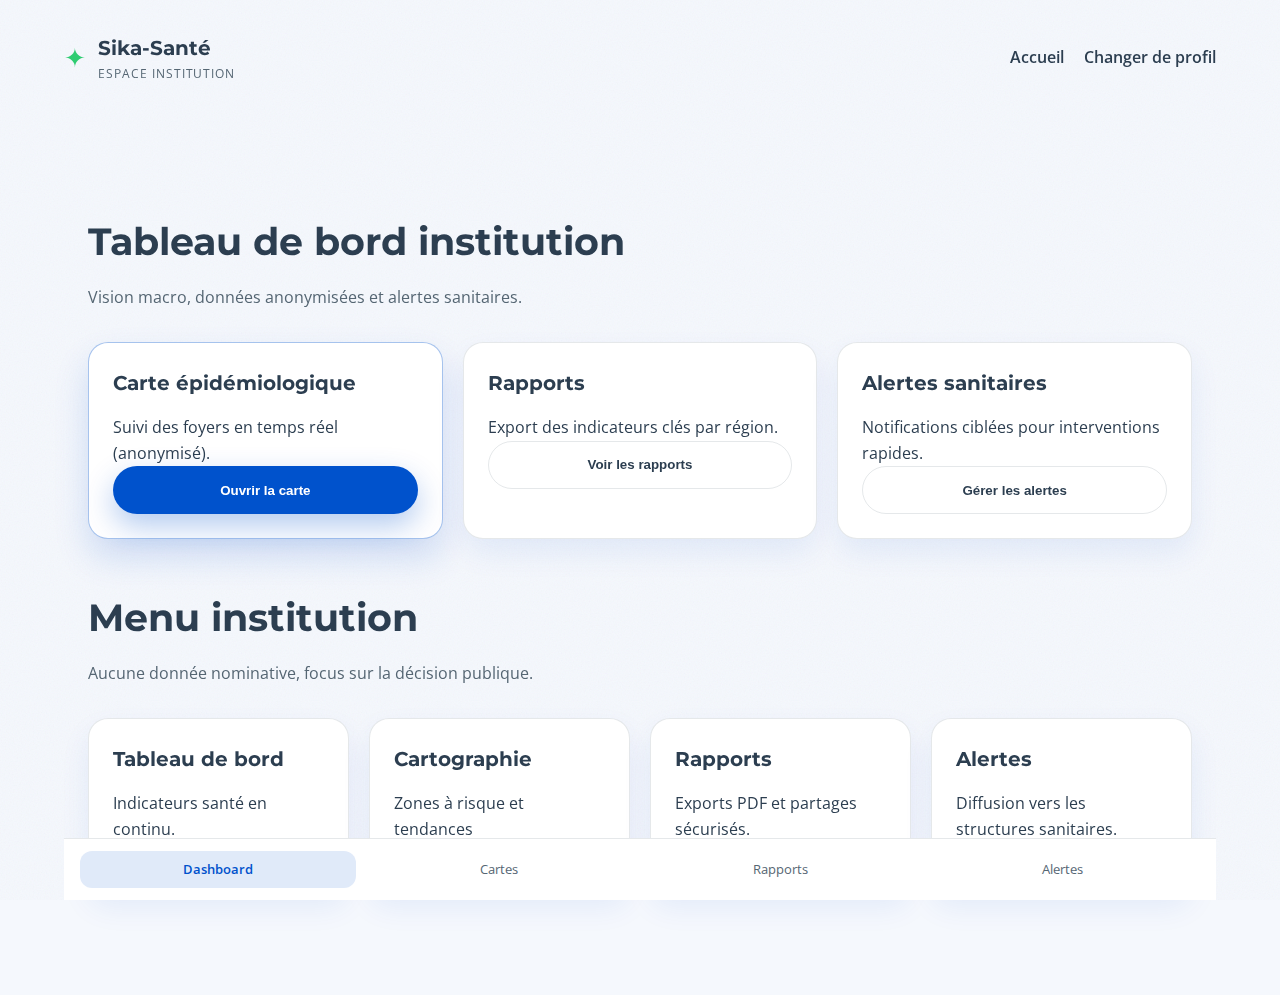
<file: etat.html>
<!doctype html>
<html lang="fr">
  <head>
    <meta charset="utf-8" />
    <meta name="viewport" content="width=device-width, initial-scale=1" />
    <title>Institution — Sika-Santé</title>
    <link rel="preconnect" href="https://fonts.googleapis.com" />
    <link rel="preconnect" href="https://fonts.gstatic.com" crossorigin />
    <link
      href="https://fonts.googleapis.com/css2?family=Montserrat:wght@500;600;700&family=Open+Sans:wght@400;600&display=swap"
      rel="stylesheet"
    />
    <link rel="stylesheet" href="styles.css" />
  </head>
  <body class="alt-page">
    <div class="noise"></div>
    <header class="site-header slim">
      <div class="brand">
        <span class="brand-mark">✦</span>
        <div>
          <p class="brand-title">Sika-Santé</p>
          <p class="brand-sub">Espace institution</p>
        </div>
      </div>
      <nav class="site-nav">
        <a href="index.html">Accueil</a>
        <a href="login.html">Changer de profil</a>
      </nav>
    </header>

    <main class="page">
      <section class="dashboard">
        <div class="section-head">
          <h1>Tableau de bord institution</h1>
          <p>Vision macro, données anonymisées et alertes sanitaires.</p>
        </div>
        <div class="dashboard-grid">
          <div class="panel highlight">
            <h3>Carte épidémiologique</h3>
            <p>Suivi des foyers en temps réel (anonymisé).</p>
            <button class="cta full">Ouvrir la carte</button>
          </div>
          <div class="panel">
            <h3>Rapports</h3>
            <p>Export des indicateurs clés par région.</p>
            <button class="ghost full">Voir les rapports</button>
          </div>
          <div class="panel">
            <h3>Alertes sanitaires</h3>
            <p>Notifications ciblées pour interventions rapides.</p>
            <button class="ghost full">Gérer les alertes</button>
          </div>
        </div>
      </section>

      <section class="page-section">
        <div class="section-head">
          <h2>Menu institution</h2>
          <p>Aucune donnée nominative, focus sur la décision publique.</p>
        </div>
        <div class="grid">
          <article class="panel">
            <h3>Tableau de bord</h3>
            <p>Indicateurs santé en continu.</p>
          </article>
          <article class="panel">
            <h3>Cartographie</h3>
            <p>Zones à risque et tendances épidémiologiques.</p>
          </article>
          <article class="panel">
            <h3>Rapports</h3>
            <p>Exports PDF et partages sécurisés.</p>
          </article>
          <article class="panel">
            <h3>Alertes</h3>
            <p>Diffusion vers les structures sanitaires.</p>
          </article>
        </div>
      </section>

      <nav class="bottom-nav">
        <a class="active" href="#">Dashboard</a>
        <a href="#">Cartes</a>
        <a href="#">Rapports</a>
        <a href="#">Alertes</a>
      </nav>
    </main>
  </body>
</html>
</file>
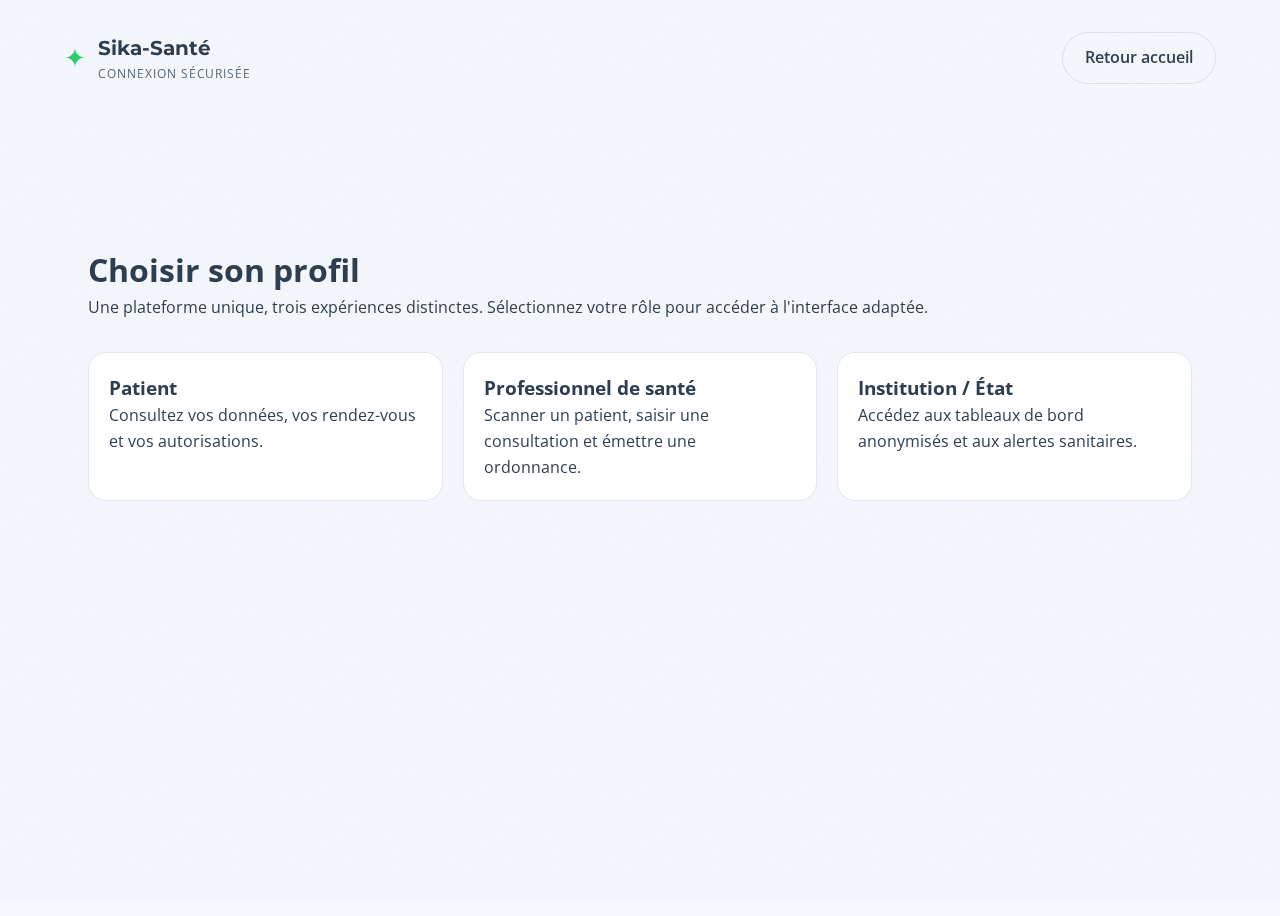
<file: login.html>
<!doctype html>
<html lang="fr">
  <head>
    <meta charset="utf-8" />
    <meta name="viewport" content="width=device-width, initial-scale=1" />
    <title>Se connecter — Sika-Santé</title>
    <link rel="preconnect" href="https://fonts.googleapis.com" />
    <link rel="preconnect" href="https://fonts.gstatic.com" crossorigin />
    <link
      href="https://fonts.googleapis.com/css2?family=Montserrat:wght@500;600;700&family=Open+Sans:wght@400;600&display=swap"
      rel="stylesheet"
    />
    <link rel="stylesheet" href="styles.css" />
  </head>
  <body class="alt-page">
    <div class="noise"></div>
    <header class="site-header slim">
      <div class="brand">
        <span class="brand-mark">✦</span>
        <div>
          <p class="brand-title">Sika-Santé</p>
          <p class="brand-sub">Connexion sécurisée</p>
        </div>
      </div>
      <a class="ghost" href="index.html">Retour accueil</a>
    </header>

    <main class="page">
      <section class="auth">
        <div>
          <h1>Choisir son profil</h1>
          <p>
            Une plateforme unique, trois expériences distinctes. Sélectionnez votre
            rôle pour accéder à l'interface adaptée.
          </p>
        </div>
        <div class="auth-grid">
          <a class="auth-card" href="patient.html">
            <h3>Patient</h3>
            <p>Consultez vos données, vos rendez-vous et vos autorisations.</p>
          </a>
          <a class="auth-card" href="pro.html">
            <h3>Professionnel de santé</h3>
            <p>Scanner un patient, saisir une consultation et émettre une ordonnance.</p>
          </a>
          <a class="auth-card" href="etat.html">
            <h3>Institution / État</h3>
            <p>Accédez aux tableaux de bord anonymisés et aux alertes sanitaires.</p>
          </a>
        </div>
      </section>
    </main>
  </body>
</html>
</file>
<file: assets/css/style.css>
:root,
[data-bs-theme=light] {
  --bs-body-bg: #ffffff;
  --bs-body-color: #494B5B;
  --bs-primary: #0052cc;
  --bs-primary-rgb: 0, 82, 204;
  --bs-primary-hover: #0041a3;
  --bs-primary-hover-rgb: 0, 65, 163;
  --bs-secondary: #2ecc71;
  --bs-secondary-rgb: 46, 204, 113;
  --bs-heading-color: #2c3e50;
  --inverse-color: #494B5B;
  --inverse-color-rgb: 73, 75, 91;
  --bs-link-color: var(--bs-primary);
  --nav-bg: #ffffff;
  --nav-color: #fff;
  --nav-hover-color: #0052cc;
  --dropdown-bg: #ffffff;
  --dropdown-color: #0052cc;
  --dropdown-hover-bg: #f5f8fd;
  --nav-inverse: #000000;
  --nav-inverse-alt: #ffffff;
}

body {
  font: 1rem/1.7 "Inter", sans-serif;
  background-color: var(--bs-body-bg);
  color: var(--bs-body-color);
  -webkit-font-smoothing: antialiased;
  -moz-osx-font-smoothing: grayscale;
}

.site-wrap {
  position: relative;
}

::-moz-selection {
  background-color: var(--bs-black);
  color: var(--bs-white);
}

::selection {
  background-color: var(--bs-black);
  color: var(--bs-white);
}

a {
  -webkit-transition: 0.3s all ease-in-out;
  transition: 0.3s all ease-in-out;
  color: var(--bs-primary);
  text-decoration: underline;
}
a:hover {
  text-decoration: none;
}

h1,
h2,
h3,
h4,
h5,
h6 {
  color: var(--bs-heading-color);
}

.container {
  max-width: 1140px;
}

.section {
  padding: 70px 0;
  scroll-margin-top: 60px;
}
@media (max-width: 767.98px) {
  .section {
    padding: 40px 0;
  }
}
.section.first-section {
  padding-top: 100px;
}
@media (min-width: 992px) {
  .section.first-section {
    padding-top: 130px;
  }
}

.text-heading-color {
  color: var(--bs-heading-color);
}

.shadow-sm {
  -webkit-box-shadow: 0 0.125rem 0.25rem 0 rgba(var(--bs-black-rgb), 0.05) !important;
          box-shadow: 0 0.125rem 0.25rem 0 rgba(var(--bs-black-rgb), 0.05) !important;
}

.shadow {
  -webkit-box-shadow: 0 0.5rem 1rem 0 rgba(var(--bs-black-rgb), 0.05) !important;
          box-shadow: 0 0.5rem 1rem 0 rgba(var(--bs-black-rgb), 0.05) !important;
}

.shadow-lg {
  -webkit-box-shadow: 0 1rem 3rem 0 rgba(var(--bs-black-rgb), 0.05) !important;
          box-shadow: 0 1rem 3rem 0 rgba(var(--bs-black-rgb), 0.05) !important;
}

.list-checked {
  padding: 0;
  margin: 0;
  color: var(--bs-body-color);
}
.list-checked li {
  position: relative;
  margin-bottom: 10px;
  display: -webkit-box;
  display: -ms-flexbox;
  display: flex;
  -webkit-box-align: start;
      -ms-flex-align: start;
          align-items: start;
  gap: 10px;
}
.list-checked li i {
  width: 30px;
  height: 30px;
  text-align: center;
  line-height: 30px;
  display: inline-block;
  background-color: rgba(var(--bs-primary-rgb), 0.1);
  border-radius: 50%;
  color: var(--bs-primary);
  font-size: 20px;
}
.list-checked li:before {
  position: absolute;
  display: inline-block;
  left: 0;
  content: "";
  vertical-align: -0.125em;
  background-repeat: no-repeat;
  background-position: right center;
  background-size: 1.5625rem 1.5625rem;
  width: 1.5625rem;
  height: 1.5625rem;
}

.btn {
  padding: 12px 20px;
  background-color: var(--bs-primary);
  color: var(--bs-white);
  border: 1px solid transparent;
  border-radius: 7px;
  font-weight: 600;
  position: relative;
}
.btn:hover, .btn:active, .btn:focus {
  color: var(--bs-white);
  background-color: var(--bs-primary-hover) !important;
  border: 1px solid var(--bs-primary-hover) !important;
}
.btn.btn-white.hover-outline {
  background-color: var(--bs-white) !important;
  color: var(--bs-black) !important;
  border: 1px solid transparent !important;
}
.btn.btn-white.hover-outline:hover {
  color: var(--bs-white) !important;
  background-color: transparent !important;
  border: 1px solid var(--bs-white) !important;
}
.btn.btn-white-outline {
  border: 1px solid rgba(var(--inverse-color-rgb), 0.2) !important;
  color: var(--inverse-color) !important;
  background-color: transparent;
}
.btn.btn-white-outline:hover, .btn.btn-white-outline:focus, .btn.btn-white-outline:active {
  background-color: transparent !important;
  border: 1px solid rgba(var(--inverse-color-rgb), 0.5) !important;
}

.block-squares {
  position: absolute;
  bottom: -12px;
  right: 0;
  z-index: 1;
  width: auto;
}

.form-control {
  padding-top: 10px;
  padding-bottom: 10px;
  border-width: 1px;
  font-size: 16px;
  background-color: transparent;
  border-color: rgba(var(--inverse-color-rgb), 0.1);
}

.form-control:focus {
  outline: none;
  -webkit-box-shadow: none;
          box-shadow: none;
  border-color: var(--bs-primary);
}

.a-link i {
  font-size: 26px;
  margin-left: 10px;
  -webkit-transition: 0.25s all ease-in-out;
  transition: 0.25s all ease-in-out;
}
.a-link:hover i {
  margin-left: 15px;
}

.page-title {
  padding-top: 100px !important;
  padding-bottom: 50px !important;
  background-color: rgba(var(--inverse-color-rgb), 0.03);
}

.special-link .icons {
  display: inline-block;
  width: 38px;
  height: 38px;
  line-height: 38px;
  border-radius: 50%;
  text-align: center;
  position: relative;
  border: 1px solid rgba(var(--inverse-color-rgb), 0.2);
}

.special-link .icons i {
  font-size: 25px;
  position: relative;
  display: inline-block;
  position: absolute;
  -webkit-transition: 0.3s all ease-in-out;
  transition: 0.3s all ease-in-out;
}
.special-link .icons i.icon-1 {
  opacity: 1;
  visibility: visible;
  top: 50%;
  left: 50%;
  -webkit-transform: translate(-50%, -50%) rotate(-45deg);
          transform: translate(-50%, -50%) rotate(-45deg);
}
.special-link .icons i.icon-2 {
  opacity: 0;
  visibility: hidden;
  top: 80%;
  left: 20%;
  -webkit-transform: translate(-50%, -50%) rotate(-45deg);
          transform: translate(-50%, -50%) rotate(-45deg);
}
.special-link:hover .icons .icon-1 {
  opacity: 0;
  visibility: hidden;
  top: 20%;
  left: 80%;
  -webkit-transform: translate(-50%, -50%) rotate(-45deg);
          transform: translate(-50%, -50%) rotate(-45deg);
}
.special-link:hover .icons .icon-2 {
  opacity: 1;
  visibility: visible;
  top: 50%;
  left: 50%;
  -webkit-transform: translate(-50%, -50%) rotate(-45deg);
          transform: translate(-50%, -50%) rotate(-45deg);
}

.fbs__net-navbar {
  position: absolute;
  top: 0;
  -webkit-transition: 0.3s all ease-in-out;
  transition: 0.3s all ease-in-out;
  z-index: 99999;
  width: 100%;
  background-color: transparent !important;
  border: none;
}
@media (min-width: 992px) {
  .fbs__net-navbar {
    padding-top: 0;
    padding-bottom: 0;
  }
}
.fbs__net-navbar > .container {
  position: relative;
}
.fbs__net-navbar.relative {
  position: absolute;
}
.fbs__net-navbar .navbar-brand {
  color: var(--bs-white);
  font-size: 30px;
  font-weight: bold;
}
.fbs__net-navbar .navbar-brand .logo.dark {
  display: none;
}
.fbs__net-navbar .navbar-brand .logo.light {
  display: block;
}
.fbs__net-navbar .navbar-nav > li > .nav-link {
  position: relative;
  padding-top: 22px;
  padding-bottom: 22px;
  padding-left: 10px;
  padding-right: 10px;
  font-size: 0.9375rem;
  color: rgba(var(--bs-white-rgb), 1);
  -webkit-transition: 0.3s all ease;
  transition: 0.3s all ease;
  position: relative;
}
@media (max-width: 991.98px) {
  .fbs__net-navbar .navbar-nav > li > .nav-link {
    color: var(--inverse-color);
  }
}
.fbs__net-navbar .navbar-nav > li > .nav-link:before {
  content: "";
  position: absolute;
  width: calc(100% - 20px);
  -webkit-transform: scaleX(0);
          transform: scaleX(0);
  border-radius: 5px;
  height: 1.5px;
  bottom: 0;
  left: 10px;
  background: currentcolor;
  -webkit-transform-origin: bottom right;
          transform-origin: bottom right;
  -webkit-transition: -webkit-transform 0.35s ease-out;
  transition: -webkit-transform 0.35s ease-out;
  transition: transform 0.35s ease-out;
  transition: transform 0.35s ease-out, -webkit-transform 0.35s ease-out;
}
.fbs__net-navbar .navbar-nav > li > .nav-link:hover::before {
  -webkit-transform: scaleX(1);
          transform: scaleX(1);
  -webkit-transform-origin: bottom left;
          transform-origin: bottom left;
}
.fbs__net-navbar .navbar-nav > li > .nav-link:hover, .fbs__net-navbar .navbar-nav > li > .nav-link:focus {
  color: var(--bs-white);
}
@media (max-width: 991.98px) {
  .fbs__net-navbar .navbar-nav > li > .nav-link:hover, .fbs__net-navbar .navbar-nav > li > .nav-link:focus {
    color: var(--inverse-color) !important;
  }
}
@media (max-width: 767.98px) {
  .fbs__net-navbar .navbar-nav > li > .nav-link {
    padding-top: 5px;
    padding-bottom: 5px;
  }
}
.fbs__net-navbar .navbar-nav > li > .nav-link.active {
  color: var(--bs-white);
}
@media (max-width: 991.98px) {
  .fbs__net-navbar .navbar-nav > li > .nav-link.active {
    color: var(--inverse-color);
  }
}
.fbs__net-navbar .navbar-nav > li > .nav-link.active:before {
  content: "";
  -webkit-transform-origin: bottom left;
          transform-origin: bottom left;
  -webkit-transform: scaleX(1);
          transform: scaleX(1);
}
.fbs__net-navbar .navbar-nav > li > .nav-link.dropdown-toggle {
  display: -webkit-box;
  display: -ms-flexbox;
  display: flex;
  -webkit-box-align: center;
      -ms-flex-align: center;
          align-items: center;
  -webkit-box-pack: justify;
      -ms-flex-pack: justify;
          justify-content: space-between;
}
.fbs__net-navbar .navbar-nav > li > .nav-link.dropdown-toggle::after {
  display: none;
  content: "";
}
@media (max-width: 991.98px) {
  .fbs__net-navbar .navbar-nav > li > .nav-link {
    padding-top: 10px;
    padding-bottom: 10px;
  }
}
.fbs__net-navbar .navbar-nav .dropdown-menu {
  background-color: var(--nav-bg);
}
.fbs__net-navbar .navbar-nav .dropdown-menu .nav-link:hover {
  background-color: var(--dropdown-hover-bg) !important;
  color: var(--inverse-color);
}
.fbs__net-navbar .navbar-nav .dropdown-toggle::after {
  display: none;
}
.fbs__net-navbar .navbar-nav .dropdown-toggle .bi-chevron-down {
  margin-left: 0.5rem;
}
.fbs__net-navbar .fbs__net-navbar-toggler {
  width: 50px;
  height: 50px;
  border-radius: 50%;
  position: relative;
  background-color: var(--bs-black);
  color: var(--bs-white);
  border: none;
  display: none;
}
@media (max-width: 991.98px) {
  .fbs__net-navbar .fbs__net-navbar-toggler {
    display: -webkit-box;
    display: -ms-flexbox;
    display: flex;
  }
}
.fbs__net-navbar .navbar-brand {
  margin-right: 0 !important;
}
.fbs__net-navbar .navbar-nav .dropdown > .dropdown-menu,
.fbs__net-navbar .navbar-nav .dropend > .dropdown-menu,
.fbs__net-navbar .navbar-nav .dropstart > .dropdown-menu {
  border: none !important;
  padding-left: 10px;
  padding-right: 10px;
  -webkit-box-shadow: 0 0.1875rem 0.375rem rgba(var(--bs-black-rgb), 0.1);
          box-shadow: 0 0.1875rem 0.375rem rgba(var(--bs-black-rgb), 0.1);
}
@media (min-width: 992px) {
  .fbs__net-navbar .navbar-nav .dropdown > .dropdown-menu,
  .fbs__net-navbar .navbar-nav .dropend > .dropdown-menu,
  .fbs__net-navbar .navbar-nav .dropstart > .dropdown-menu {
    padding-left: 10px;
    padding-right: 10px;
    width: 200px;
    border: none;
  }
}
.fbs__net-navbar .navbar-nav .dropdown > .dropdown-menu .dropdown-item,
.fbs__net-navbar .navbar-nav .dropdown > .dropdown-menu .nav-link,
.fbs__net-navbar .navbar-nav .dropend > .dropdown-menu .dropdown-item,
.fbs__net-navbar .navbar-nav .dropend > .dropdown-menu .nav-link,
.fbs__net-navbar .navbar-nav .dropstart > .dropdown-menu .dropdown-item,
.fbs__net-navbar .navbar-nav .dropstart > .dropdown-menu .nav-link {
  font-size: 0.875rem;
  padding: 10px 10px;
  -webkit-transition: 0.3s all ease;
  transition: 0.3s all ease;
  border-radius: 0.5rem;
}
@media (min-width: 992px) {
  .fbs__net-navbar .navbar-nav .dropdown:hover > .dropdown-menu,
  .fbs__net-navbar .navbar-nav .dropend:hover > .dropdown-menu,
  .fbs__net-navbar .navbar-nav .dropstart:hover > .dropdown-menu {
    display: block;
    -webkit-animation: fadeInUp 0.3s ease;
            animation: fadeInUp 0.3s ease;
  }
}
@media (min-width: 992px) {
  .fbs__net-navbar .navbar-nav .dropend:hover > .dropdown-menu {
    position: absolute;
    top: 0;
    left: 100%;
    -webkit-animation: fadeInRight 0.3s ease;
            animation: fadeInRight 0.3s ease;
  }
}
@media (min-width: 992px) {
  .fbs__net-navbar .navbar-nav .dropstart:hover > .dropdown-menu {
    position: absolute;
    top: 0;
    right: 100%;
    -webkit-animation: fadeInLeft 0.3s ease;
            animation: fadeInLeft 0.3s ease;
  }
}
.fbs__net-navbar .navbar-nav .dropdown-toggle::before {
  display: none;
}
.fbs__net-navbar .navbar-nav .dropdown-toggle::after {
  display: none;
}
.fbs__net-navbar .navbar-nav li.dropend > a,
.fbs__net-navbar .navbar-nav li.dropstart > a {
  position: relative;
}
.fbs__net-navbar .navbar-nav li.dropend > a .bi,
.fbs__net-navbar .navbar-nav li.dropstart > a .bi {
  position: absolute;
  right: 10px;
  top: 50%;
  -webkit-transform: translateY(-50%);
          transform: translateY(-50%);
}
@media (max-width: 991.98px) {
  .fbs__net-navbar .navbar-nav li.dropend > a .bi,
  .fbs__net-navbar .navbar-nav li.dropstart > a .bi {
    -webkit-transform: rotate(90deg);
            transform: rotate(90deg);
    margin-top: -10px;
  }
}
.fbs__net-navbar .navbar-nav li.dropend > a::after,
.fbs__net-navbar .navbar-nav li.dropstart > a::after {
  display: none;
}
.fbs__net-navbar .navbar-nav li.dropend > a {
  position: relative;
}
.fbs__net-navbar .navbar-nav li.dropend > a:hover {
  background-color: var(--dropdown-hover-bg) !important;
}
.fbs__net-navbar .navbar-nav li.dropend > a .caret {
  position: absolute;
  right: 10px;
}
.fbs__net-navbar .navbar-nav li.dropstart > a {
  position: relative;
}
.fbs__net-navbar .navbar-nav li.dropstart > a:hover {
  background-color: var(--dropdown-hover-bg) !important;
}
.fbs__net-navbar .navbar-nav li.dropstart > a .caret {
  position: absolute;
  left: 10px;
}
.fbs__net-navbar .navbar-toggler:hover, .fbs__net-navbar .navbar-toggler:focus, .fbs__net-navbar .navbar-toggler:active {
  outline: none;
  -webkit-box-shadow: none;
          box-shadow: none;
}
.fbs__net-navbar .header-social a {
  -webkit-transition: 0.3s all ease;
  transition: 0.3s all ease;
  color: var(--bs-white);
  width: 30px;
  height: 30px;
  line-height: 30px;
  text-align: center;
  border-radius: 4px;
  display: inline-block;
  background-color: transparent;
}
.fbs__net-navbar .header-social a:hover {
  background-color: rgba(var(--bs-white-rgb), 0.1);
}
@media (min-width: 992px) {
  .fbs__net-navbar .header-social a {
    color: var(--bs-white);
  }
}
.fbs__net-navbar .header-social .btn {
  width: auto !important;
  height: auto !important;
  background-color: var(--bs-primary) !important;
  color: var(--bs-white) !important;
}
@media (max-width: 575.98px) {
  .fbs__net-navbar .header-social .btn {
    display: none;
  }
}
.fbs__net-navbar.active {
  position: fixed;
  top: 0;
  width: 100%;
  background-color: var(--nav-bg) !important;
  -webkit-box-shadow: 0 0.1875rem 0.375rem rgba(var(--bs-black-rgb), 0.05) !important;
          box-shadow: 0 0.1875rem 0.375rem rgba(var(--bs-black-rgb), 0.05) !important;
}
.fbs__net-navbar.active .navbar-brand {
  color: rgba(var(--inverse-color-rgb), 1) !important;
}
.fbs__net-navbar.active .navbar-brand .logo.dark {
  display: block;
}

.fbs__net-navbar.active .navbar-brand .logo.light {
  display: none;
}

.fbs__net-navbar.active .nav-link {
  color: rgba(var(--inverse-color-rgb), 1) !important;
}
.fbs__net-navbar.active .nav-link:hover {
  color: rgba(var(--inverse-color-rgb), 1) !important;
}
.fbs__net-navbar.active .header-social a {
  -webkit-transition: 0.3s all ease;
  transition: 0.3s all ease;
  color: var(--inverse-color);
}
.fbs__net-navbar.active .header-social a:hover {
  background-color: rgba(var(--inverse-color-rgb), 0.1);
}
@media (min-width: 992px) {
  .fbs__net-navbar.active .header-social a {
    color: rgba(var(--inverse-color-rgb), 1) !important;
  }
}
.fbs__net-navbar.active .header-social .btn {
  width: auto !important;
  height: auto !important;
  background-color: var(--bs-primary) !important;
  color: var(--bs-white) !important;
}
.fbs__net-navbar.active .navbar-nav > li > .dropdown-toggle:hover {
  color: var(--inverse-color) !important;
}
.fbs__net-navbar.active .navbar-nav > li > .nav-link.dropdown-toggle::after {
  display: none;
  content: "";
}
.fbs__net-navbar.active .navbar-nav li.dropdown a:hover,
.fbs__net-navbar.active .navbar-nav li.dropend a:hover,
.fbs__net-navbar.active .navbar-nav li.dropstart a:hover {
  color: var(--inverse-color) !important;
}
.fbs__net-navbar .fbs__net-icon-menu {
  display: block;
}
.fbs__net-navbar .fbs__net-icon-close {
  display: none;
}
.offcanvas-active .fbs__net-navbar .fbs__net-icon-menu {
  display: none;
}
.offcanvas-active .fbs__net-navbar .fbs__net-icon-close {
  display: block;
}
.fbs__net-navbar.dark {
  -webkit-box-shadow: 0 0px 2px rgba(var(--inverse-color-rgb), 0.15);
          box-shadow: 0 0px 2px rgba(var(--inverse-color-rgb), 0.15);
}
.fbs__net-navbar.dark .navbar-brand .logo.dark {
  display: block;
}

.fbs__net-navbar.dark .navbar-brand .logo.light {
  display: none;
}

.fbs__net-navbar.dark a {
  color: var(--inverse-color) !important;
}
.fbs__net-navbar.dark a:hover {
  color: var(--inverse-color);
}
.fbs__net-navbar.dark .header-social a:hover {
  background-color: rgba(var(--inverse-color-rgb), 0.05);
}

.fbs__net-navbar.dark ul li a {
  color: rgba(var(--inverse-color-rgb), 1) !important;
}
.fbs__net-navbar.dark ul li a:hover {
  color: var(--inverse-color) !important;
}
.fbs__net-navbar .offcanvas-header .offcanvas-header-logo .logo-link .logo.dark {
  display: block;
}

.fbs__net-navbar .offcanvas-header .offcanvas-header-logo .logo-link .logo.light {
  display: none;
}


@-webkit-keyframes fadeInUp {
  from {
    opacity: 0;
    -webkit-transform: translateY(10px);
            transform: translateY(10px);
  }
  to {
    opacity: 1;
    -webkit-transform: translateY(0);
            transform: translateY(0);
  }
}

@keyframes fadeInUp {
  from {
    opacity: 0;
    -webkit-transform: translateY(10px);
            transform: translateY(10px);
  }
  to {
    opacity: 1;
    -webkit-transform: translateY(0);
            transform: translateY(0);
  }
}
@-webkit-keyframes fadeInRight {
  from {
    opacity: 0;
    -webkit-transform: translateX(10px);
            transform: translateX(10px);
  }
  to {
    opacity: 1;
    -webkit-transform: translateX(0);
            transform: translateX(0);
  }
}
@keyframes fadeInRight {
  from {
    opacity: 0;
    -webkit-transform: translateX(10px);
            transform: translateX(10px);
  }
  to {
    opacity: 1;
    -webkit-transform: translateX(0);
            transform: translateX(0);
  }
}
@-webkit-keyframes fadeInLeft {
  from {
    opacity: 0;
    -webkit-transform: translateX(-10px);
            transform: translateX(-10px);
  }
  to {
    opacity: 1;
    -webkit-transform: translateX(0);
            transform: translateX(0);
  }
}
@keyframes fadeInLeft {
  from {
    opacity: 0;
    -webkit-transform: translateX(-10px);
            transform: translateX(-10px);
  }
  to {
    opacity: 1;
    -webkit-transform: translateX(0);
            transform: translateX(0);
  }
}
.hero__v6 {
  padding: 10rem 0 !important;
}
.hero__v6 .hero-subtitle {
  background: color-mix(in srgb, var(--bs-secondary), transparent 70%);
  color: var(--bs-primary);
  display: inline-block;
  padding: 5px 12px;
  border-radius: 7px;
  font-weight: 600;
  font-size: 0.75rem;
  margin-bottom: 10px;
}

.hero__v6 .hero-title {
  font-size: 48px;
}
@media (max-width: 1199.98px) {
  .hero__v6 .hero-title {
    font-size: 40px;
  }
}
@media (max-width: 991.98px) {
  .hero__v6 .hero-title {
    font-size: 30px;
  }
}
.hero__v6 .logos .logos-title {
  font-size: 12px;
  letter-spacing: 1px;
  color: color-mix(in srgb, var(--bs-primary), transparent 10%);
}

.hero__v6 .logos img {
  width: 140px;
}
.hero__v6 .hero-img {
  position: relative;
}
.hero__v6 .hero-img .img-main {
  position: relative;
  z-index: 9;
}
.hero__v6 .hero-img .img-card {
  z-index: 10;
  border-radius: 20px;
  -webkit-box-shadow: 0 15px 40px 0 rgba(var(--bs-black-rgb), 0.1);
          box-shadow: 0 15px 40px 0 rgba(var(--bs-black-rgb), 0.1);
  position: absolute;
  max-width: 280px;
  bottom: -40px;
  left: -60px;
}
@media (max-width: 991.98px) {
  .hero__v6 .hero-img .img-card {
    left: 10px;
    max-width: 380px;
  }
}
@media (max-width: 575.98px) {
  .hero__v6 .hero-img .img-card {
    left: 10px;
    max-width: 280px;
  }
}

.features__v2 .icon {
  width: 60px;
  height: 60px;
  line-height: 60px;
  border-radius: 50%;
  background-color: var(--bs-secondary);
  color: var(--bs-primary);
}

.features__v2 .content {
  background-color: rgba(var(--bs-secondary-rgb), 0.2);
}

.features__v2 .btn-play i {
  width: 30px;
  height: 30px;
  line-height: 30px;
  border-radius: 50%;
  background-color: var(--bs-white);
  color: var(--bs-primary);
}

.about__v4 .subtitle {
  background-color: rgba(var(--bs-secondary-rgb), 0.2);
  color: var(--bs-primary);
  display: inline-block;
  padding: 5px 12px;
  border-radius: 7px;
  font-weight: 600;
  font-size: 0.75rem;
  margin-bottom: 10px;
}

.about__v4 .features li .icon {
  display: inline-block;
  width: 20px;
  height: 20px;
  line-height: 20px;
  background-color: var(--bs-primary);
  color: var(--bs-white);
}
.about__v4 .mission-statement {
  background-color: var(--bs-primary);
  position: relative;
  bottom: -20px;
  width: 100%;
}
.about__v4 .mission-statement h3 {
  font-size: 10px;
  color: var(--bs-secondary);
}
.about__v4 .mission-statement p {
  color: var(--bs-white);
}
.about__v4 .mission-icon {
  width: 50px;
  height: 50px;
  -webkit-box-flex: 0;
      -ms-flex: 0 0 50px;
          flex: 0 0 50px;
  line-height: 50px;
  display: inline-block;
  background-color: rgba(var(--bs-secondary-rgb), 0.1);
}
.about__v4 .mission-icon i {
  color: var(--bs-secondary);
}

.pricing__v2 .subtitle {
  background-color: rgba(var(--bs-secondary-rgb), 0.2);
  color: var(--bs-primary);
  display: inline-block;
  padding: 5px 12px;
  border-radius: 7px;
  font-weight: 600;
  font-size: 0.75rem;
  margin-bottom: 10px;
}

.pricing__v2 .price-table {
  border: 1px solid rgba(var(--inverse-color-rgb), 0.2);
}
.pricing__v2 .price-table .price {
  color: var(--bs-heading-color);
}
.pricing__v2 .price-table .price strong {
  font-size: 40px;
}
.pricing__v2 .price-table .icon {
  -webkit-box-flex: 0;
      -ms-flex: 0 0 20px;
          flex: 0 0 20px;
  width: 20px;
  height: 20px;
  line-height: 20px;
  text-align: center;
  border: 1px solid rgba(var(--bs-white-rgb), 0.2);
}
.pricing__v2 .popular {
  background-color: var(--bs-primary);
  color: var(--bs-white);
}
.pricing__v2 .popular .price {
  color: var(--bs-secondary);
}
.pricing__v2 .popular h3 {
  color: var(--bs-white);
}
.pricing__v2 .popular p {
  color: var(--bs-white);
}
.pricing__v2 .popular .pricing-features h4 {
  font-size: 12px;
  color: var(--bs-secondary);
}

.howitworks__v1 .subtitle {
  background-color: rgba(var(--bs-secondary-rgb), 0.2);
  color: var(--bs-primary);
  display: inline-block;
  padding: 5px 12px;
  border-radius: 7px;
  font-weight: 600;
  font-size: 0.75rem;
  margin-bottom: 10px;
}

.howitworks__v1 .step-card {
  position: relative;
}
.howitworks__v1 .step-card .step-number {
  width: 60px;
  height: 60px;
  line-height: 60px;
  display: inline-block;
  color: var(--bs-secondary);
  background-color: var(--bs-primary);
  font-size: 18px;
}
.howitworks__v1 .arch-line {
  position: absolute;
  top: 15px;
  width: 150px;
  right: 0;
  left: calc(100% + 24px);
  -webkit-transform: translateX(-50%);
          transform: translateX(-50%);
}
@media (max-width: 991.98px) {
  .howitworks__v1 .arch-line {
    display: none;
  }
}
.howitworks__v1 .arch-line.reverse {
  top: 20px;
}

.services__v3 .subtitle {
  background-color: rgba(var(--bs-secondary-rgb), 0.2);
  color: var(--bs-primary);
  display: inline-block;
  padding: 5px 12px;
  border-radius: 7px;
  font-weight: 600;
  font-size: 0.75rem;
  margin-bottom: 10px;
}

.services__v3 .icon {
  display: inline-block;
  position: relative;
  color: var(--bs-primary) !important;
}

.services__v3 .icon:before {
  content: "";
  position: absolute;
  z-index: -1;
  width: 40px;
  height: 40px;
  right: -10px;
  bottom: 0px;
  border-radius: 50%;
  background-color: rgba(var(--bs-secondary-rgb), 1);
}

.services__v3 .icon svg {
  width: 50px;
}
.services__v3 .service-card {
  border: 1px solid rgba(var(--inverse-color-rgb), 0.2);
}

.faq__v2 {
  background-color: rgba(var(--inverse-color-rgb), 0.02);
}

.faq__v2 .subtitle {
  background-color: rgba(var(--bs-secondary-rgb), 0.2);
  color: var(--bs-primary);
  display: inline-block;
  padding: 5px 12px;
  border-radius: 7px;
  font-weight: 600;
  font-size: 0.75rem;
  margin-bottom: 10px;
}

.faq__v2 .custom-accordion {
  --bs-accordion-bg: var(--bs-body-bg);
  --bs-accordion-btn-icon: url("");
  --bs-accordion-btn-active-icon: url("");
}

.faq__v2 .custom-accordion .accordion-button {
  position: relative;
  padding-right: 50px;
}
.faq__v2 .custom-accordion .accordion-button::after {
  content: "\f4fe";
  font-family: "bootstrap-icons" !important;
  font-style: normal;
  font-weight: 400 !important;
  font-variant: normal;
  text-transform: none;
  right: 20px;
  top: 15px;
  width: 18px;
  height: 14px;
  font-size: 30px;
  color: var(--inverse-color);
  -webkit-transform-origin: center center;
          transform-origin: center center;
  -webkit-transform: rotate(0deg);
          transform: rotate(0deg);
  line-height: 1;
  position: absolute;
  -webkit-font-smoothing: antialiased;
}

.faq__v2 .custom-accordion .accordion-button:not(.collapsed)::after {
  -webkit-transform: rotate(0deg);
          transform: rotate(0deg);
  content: "\f2ea";
}
.faq__v2 .custom-accordion .accordion-item {
  border: none;
  margin-bottom: 10px;
  border-radius: 10px;
  overflow: hidden;
  -webkit-transition: 0.3s all ease-in-out;
  transition: 0.3s all ease-in-out;
}
.faq__v2 .custom-accordion .accordion-item .accordion-header .accordion-button {
  outline: none;
  -webkit-box-shadow: none;
          box-shadow: none;
  font-size: 18px;
  font-weight: 500;
  color: var(--bs-heading-color);
  padding-top: 20px;
  padding-bottom: 20px;
  border: none;
}
.faq__v2 .custom-accordion .accordion-item .accordion-header .accordion-button:not(.collapsed) {
  background-color: transparent;
  color: var(--inverse-color);
  -webkit-box-shadow: 0 1px 1px rgba(var(--inverse-color-rgb), 0.05);
          box-shadow: 0 1px 1px rgba(var(--inverse-color-rgb), 0.05);
}
.faq__v2 .custom-accordion .accordion-item .accordion-body {
  border-top: none;
}

.stats__v3 .content {
  padding-top: 70px;
  padding-bottom: 70px;
  background-color: var(--bs-primary);
  color: var(--bs-white);
  overflow: hidden;
  position: relative;
}
.stats__v3 .content h3 {
  color: var(--bs-secondary);
}
.stats__v3 .content .rounded-borders {
  position: absolute;
  bottom: 0;
  right: 0;
  width: 500px;
  height: 500px;
}
.stats__v3 .content .rounded-borders .rounded-border-1,
.stats__v3 .content .rounded-borders .rounded-border-2,
.stats__v3 .content .rounded-borders .rounded-border-3 {
  border: 1px solid var(--bs-secondary);
  width: 500px;
  height: 500px;
  border-radius: 50%;
  position: absolute;
}
.stats__v3 .content .rounded-borders .rounded-border-1 {
  right: 20px;
  top: 20px;
}
.stats__v3 .content .rounded-borders .rounded-border-2 {
  right: 40px;
  top: 40px;
}

.testimonials__v2 .subtitle {
  background-color: rgba(var(--bs-secondary-rgb), 0.2);
  color: var(--bs-primary);
  display: inline-block;
  padding: 5px 12px;
  border-radius: 7px;
  font-weight: 600;
  font-size: 0.75rem;
  margin-bottom: 10px;
}

.testimonials__v2 .testimonial {
  border: 1px solid rgba(var(--inverse-color-rgb), 0.2);
}
.testimonials__v2 .testimonial-author .author-img {
  -webkit-box-flex: 0;
      -ms-flex: 0 0 50px;
          flex: 0 0 50px;
}

.contact__v2 .subtitle {
  background-color: rgba(var(--bs-secondary-rgb), 0.2);
  color: var(--bs-primary);
  display: inline-block;
  padding: 5px 12px;
  border-radius: 7px;
  font-weight: 600;
  font-size: 0.75rem;
  margin-bottom: 10px;
}

.contact__v2 .icon {
  width: 50px;
  height: 50px;
  line-height: 50px;
  text-align: center;
  border: 1px solid rgba(var(--inverse-color-rgb), 0.2);
  border-radius: 50%;
}

.footer {
  background-color: rgba(var(--inverse-color-rgb), 0.02);
  font-size: 15px;
}

.footer h2, .footer h3, .footer h4 {
  font-size: 16px;
}
.footer ul li {
  padding: 0;
  margin: 0 0 10px 0;
}
.footer a {
  color: rgba(var(--inverse-color-rgb), 0.6);
  text-decoration: none;
}
.footer a:hover {
  color: var(--inverse-color);
}
.footer a .badge {
  -webkit-transition: 0.3s all ease;
  transition: 0.3s all ease;
  background-color: rgba(var(--bs-primary-rgb), 0.1);
  color: var(--bs-primary);
}
.footer a:hover .badge {
  background-color: rgba(var(--bs-primary-rgb), 1);
  color: var(--bs-white);
}
.footer .quick-contact i {
  color: var(--inverse-color);
}
.footer .credits {
  font-size: 13.5px;
}

#back-to-top {
  position: fixed;
  bottom: 0px;
  right: 20px;
  visibility: hidden;
  opacity: 0;
  background-color: var(--bs-primary);
  color: white;
  border: none;
  border-radius: 50%;
  padding: 10px;
  cursor: pointer;
  -webkit-box-shadow: 0 4px 8px rgba(0, 0, 0, 0.1);
          box-shadow: 0 4px 8px rgba(0, 0, 0, 0.1);
  -webkit-transition: all 0.3s ease-in-out;
  transition: all 0.3s ease-in-out;
  z-index: 1000;
  width: 40px;
  height: 40px;
}
#back-to-top i {
  font-size: 24px;
  position: absolute;
  left: 50%;
  top: 50%;
  -webkit-transform: translate(-50%, -50%);
          transform: translate(-50%, -50%);
}
#back-to-top.show {
  bottom: 20px;
  opacity: 1;
  visibility: visible;
}
</file>
<file: styles.css>
:root {
  color-scheme: light;
  --bg: #ffffff;
  --bg-soft: #f2f6fb;
  --ink: #2c3e50;
  --muted: #556673;
  --blue: #0052cc;
  --green: #2ecc71;
  --yellow: #f6c343;
  --red: #e74c3c;
  --stroke: rgba(44, 62, 80, 0.12);
  --shadow: 0 24px 60px rgba(0, 82, 204, 0.16);
  --radius: 24px;
  --max: 1200px;
}

* {
  box-sizing: border-box;
  margin: 0;
  padding: 0;
}

body {
  font-family: "Open Sans", sans-serif;
  background: radial-gradient(circle at top left, #e9f1ff, var(--bg));
  color: var(--ink);
  min-height: 100vh;
  line-height: 1.6;
}

body.alt-page {
  background: #f5f8fd;
}

.noise {
  position: fixed;
  inset: 0;
  background-image: url("data:image/svg+xml,%3Csvg xmlns='http://www.w3.org/2000/svg' width='160' height='160' viewBox='0 0 160 160'%3E%3Cfilter id='n'%3E%3CfeTurbulence type='fractalNoise' baseFrequency='0.75' numOctaves='3' stitchTiles='stitch'/%3E%3C/filter%3E%3Crect width='160' height='160' filter='url(%23n)' opacity='0.06'/%3E%3C/svg%3E");
  pointer-events: none;
  z-index: 1;
  mix-blend-mode: multiply;
}

main,
header,
footer {
  position: relative;
  z-index: 2;
}

.site-header {
  max-width: var(--max);
  margin: 32px auto 0;
  padding: 16px 24px;
  display: flex;
  align-items: center;
  justify-content: space-between;
  gap: 24px;
}

.site-header.slim {
  margin-top: 16px;
}

.brand {
  display: flex;
  align-items: center;
  gap: 12px;
}

.brand-mark {
  font-size: 26px;
  color: var(--green);
}

.brand-title {
  font-family: "Montserrat", sans-serif;
  font-size: 20px;
  font-weight: 700;
}

.brand-sub {
  font-size: 12px;
  color: var(--muted);
  text-transform: uppercase;
  letter-spacing: 0.08em;
}

.site-nav {
  display: flex;
  gap: 20px;
}

.site-nav a {
  text-decoration: none;
  color: var(--ink);
  font-weight: 600;
  position: relative;
}

.site-nav a::after {
  content: "";
  position: absolute;
  left: 0;
  bottom: -6px;
  width: 0;
  height: 2px;
  background: var(--blue);
  transition: width 0.3s ease;
}

.site-nav a:hover::after {
  width: 100%;
}

.cta,
.ghost {
  text-decoration: none;
  display: inline-flex;
  align-items: center;
  justify-content: center;
  gap: 8px;
}

.cta {
  background: var(--blue);
  color: #fff;
  border: none;
  min-height: 48px;
  padding: 12px 22px;
  border-radius: 999px;
  font-weight: 600;
  cursor: pointer;
  box-shadow: 0 12px 30px rgba(0, 82, 204, 0.3);
  transition: transform 0.2s ease, box-shadow 0.2s ease;
}

.cta:hover {
  transform: translateY(-2px);
  box-shadow: 0 16px 35px rgba(0, 82, 204, 0.35);
}

.cta.full,
.ghost.full {
  width: 100%;
}

.ghost {
  background: transparent;
  border: 1px solid var(--stroke);
  color: var(--ink);
  min-height: 48px;
  padding: 12px 22px;
  border-radius: 999px;
  font-weight: 600;
  cursor: pointer;
}

.hero {
  max-width: var(--max);
  margin: 24px auto 0;
  padding: 48px 24px 32px;
  display: grid;
  grid-template-columns: repeat(2, minmax(0, 1fr));
  gap: 36px;
  align-items: center;
}

.hero-content h1 {
  font-family: "Montserrat", sans-serif;
  font-size: clamp(2.6rem, 4vw, 3.6rem);
  line-height: 1.15;
  margin-bottom: 16px;
}

.hero-content h1 span {
  color: var(--blue);
}

.eyebrow {
  text-transform: uppercase;
  letter-spacing: 0.2em;
  font-size: 12px;
  color: var(--muted);
  margin-bottom: 16px;
}

.lead {
  font-size: 18px;
  color: var(--muted);
  margin-bottom: 24px;
}

.hero-actions {
  display: flex;
  flex-wrap: wrap;
  gap: 16px;
  margin-bottom: 24px;
}

.trust {
  display: flex;
  flex-wrap: wrap;
  gap: 12px;
  font-size: 13px;
  color: var(--muted);
}

.trust span {
  background: var(--bg-soft);
  padding: 6px 12px;
  border-radius: 999px;
}

.hero-card {
  background: var(--bg);
  border-radius: var(--radius);
  padding: 28px;
  box-shadow: var(--shadow);
  border: 1px solid var(--stroke);
  display: grid;
  gap: 16px;
}

.card-top {
  display: flex;
  justify-content: space-between;
  align-items: center;
}

.card-title {
  font-weight: 600;
}

.card-chip {
  font-size: 12px;
  padding: 6px 10px;
  background: rgba(0, 82, 204, 0.12);
  color: var(--blue);
  border-radius: 999px;
  font-weight: 600;
}

.card-row {
  display: flex;
  justify-content: space-between;
  gap: 12px;
}

.label {
  font-size: 12px;
  color: var(--muted);
  text-transform: uppercase;
  letter-spacing: 0.08em;
}

.value {
  font-size: 20px;
  font-weight: 700;
}

.card-alert {
  display: flex;
  gap: 12px;
  align-items: center;
  padding: 12px 14px;
  border-radius: 14px;
  font-size: 14px;
  border: 1px solid transparent;
}

.card-alert.info {
  background: rgba(0, 82, 204, 0.08);
  border-color: rgba(0, 82, 204, 0.24);
  color: var(--blue);
}

.card-alert.warning {
  background: rgba(246, 195, 67, 0.16);
  border-color: rgba(246, 195, 67, 0.4);
  color: #7a5b00;
}

.card-alert.danger {
  background: rgba(231, 76, 60, 0.12);
  border-color: rgba(231, 76, 60, 0.32);
  color: #a93226;
}

section,
.page {
  max-width: var(--max);
  margin: 0 auto;
  padding: 72px 24px 0;
}

.section-head {
  margin-bottom: 32px;
}

.section-head h1,
.section-head h2 {
  font-family: "Montserrat", sans-serif;
  font-size: clamp(2rem, 3vw, 2.6rem);
  margin-bottom: 12px;
}

.section-head p {
  color: var(--muted);
  max-width: 760px;
}

.grid {
  display: grid;
  gap: 20px;
  grid-template-columns: repeat(auto-fit, minmax(240px, 1fr));
}

.panel {
  background: var(--bg);
  border-radius: 20px;
  padding: 24px;
  border: 1px solid var(--stroke);
  box-shadow: 0 14px 30px rgba(0, 82, 204, 0.08);
}

.panel.highlight {
  border-color: rgba(0, 82, 204, 0.35);
  box-shadow: 0 18px 35px rgba(0, 82, 204, 0.16);
}

.panel h3 {
  margin-bottom: 16px;
  font-size: 20px;
  font-family: "Montserrat", sans-serif;
}

.panel ul {
  list-style: none;
  display: grid;
  gap: 10px;
  color: var(--muted);
}

.panel li::before {
  content: "•";
  color: var(--green);
  margin-right: 8px;
}

.security,
.accessibility,
.partners {
  background: var(--bg-soft);
  border-radius: var(--radius);
  padding: 72px 24px;
  margin-top: 72px;
}

.sitemap {
  background: #f9fbff;
  border-radius: var(--radius);
  padding: 72px 24px;
  margin-top: 72px;
}

.sitemap-flow {
  display: grid;
  justify-items: center;
  gap: 12px;
  margin-bottom: 24px;
}

.sitemap-branches {
  display: grid;
  gap: 20px;
  grid-template-columns: repeat(auto-fit, minmax(220px, 1fr));
}

.sitemap-card {
  background: var(--bg);
  border-radius: 18px;
  padding: 18px;
  border: 1px solid var(--stroke);
  display: grid;
  gap: 8px;
}

.sitemap-card.accent {
  border-color: rgba(0, 82, 204, 0.4);
  box-shadow: 0 16px 32px rgba(0, 82, 204, 0.12);
}

.sitemap-title {
  font-family: "Montserrat", sans-serif;
  font-weight: 700;
}

.sitemap-sub {
  color: var(--muted);
  font-size: 14px;
}

.sitemap-card ul {
  padding-left: 18px;
  color: var(--muted);
  display: grid;
  gap: 6px;
}

.sitemap-arrow {
  font-size: 22px;
  color: var(--blue);
}

.security-grid,
.accessibility-grid {
  display: grid;
  gap: 20px;
  grid-template-columns: repeat(auto-fit, minmax(220px, 1fr));
}

.security-card {
  background: var(--bg);
  padding: 20px;
  border-radius: 18px;
  border: 1px solid var(--stroke);
}

.partner-logos {
  display: flex;
  flex-wrap: wrap;
  gap: 16px;
}

.partner-logos span {
  padding: 10px 16px;
  border-radius: 999px;
  background: var(--bg);
  border: 1px solid var(--stroke);
  font-weight: 600;
}

.dashboard {
  padding-top: 40px;
}

.dashboard-grid {
  display: grid;
  gap: 20px;
  grid-template-columns: repeat(auto-fit, minmax(240px, 1fr));
}

.page-section {
  padding-top: 48px;
}

.bottom-nav {
  position: sticky;
  bottom: 0;
  margin-top: 40px;
  background: #fff;
  border-top: 1px solid var(--stroke);
  padding: 12px 16px;
  display: grid;
  grid-template-columns: repeat(4, minmax(0, 1fr));
  gap: 6px;
}

.bottom-nav a {
  text-decoration: none;
  color: var(--muted);
  font-size: 13px;
  text-align: center;
  padding: 8px;
  border-radius: 12px;
}

.bottom-nav a.active {
  background: rgba(0, 82, 204, 0.12);
  color: var(--blue);
  font-weight: 600;
}

.auth {
  display: grid;
  gap: 32px;
  padding-bottom: 80px;
}

.profile-section {
  padding: 72px 24px;
  border-radius: var(--radius);
  margin-top: 72px;
  background: var(--bg);
}

.profile-section.alt {
  background: var(--bg-soft);
}

.auth-grid {
  display: grid;
  gap: 20px;
  grid-template-columns: repeat(auto-fit, minmax(240px, 1fr));
}

.auth-card {
  background: var(--bg);
  border-radius: 18px;
  padding: 20px;
  border: 1px solid var(--stroke);
  text-decoration: none;
  color: var(--ink);
  transition: transform 0.2s ease, box-shadow 0.2s ease;
}

.auth-card:hover {
  transform: translateY(-4px);
  box-shadow: 0 14px 30px rgba(0, 82, 204, 0.18);
}

.site-footer {
  text-align: center;
  padding: 24px;
  color: var(--muted);
  font-size: 14px;
}

@media (max-width: 900px) {
  .site-header {
    flex-direction: column;
    align-items: flex-start;
  }

  .site-nav {
    flex-wrap: wrap;
  }

  .hero {
    grid-template-columns: 1fr;
  }
}

@media (max-width: 600px) {
  .site-header {
    gap: 16px;
  }

  .hero-actions {
    flex-direction: column;
    align-items: stretch;
  }
}

@keyframes fadeUp {
  from {
    opacity: 0;
    transform: translateY(20px);
  }
  to {
    opacity: 1;
    transform: translateY(0);
  }
}

.reveal {
  animation: fadeUp 0.6s ease both;
}
</file>
